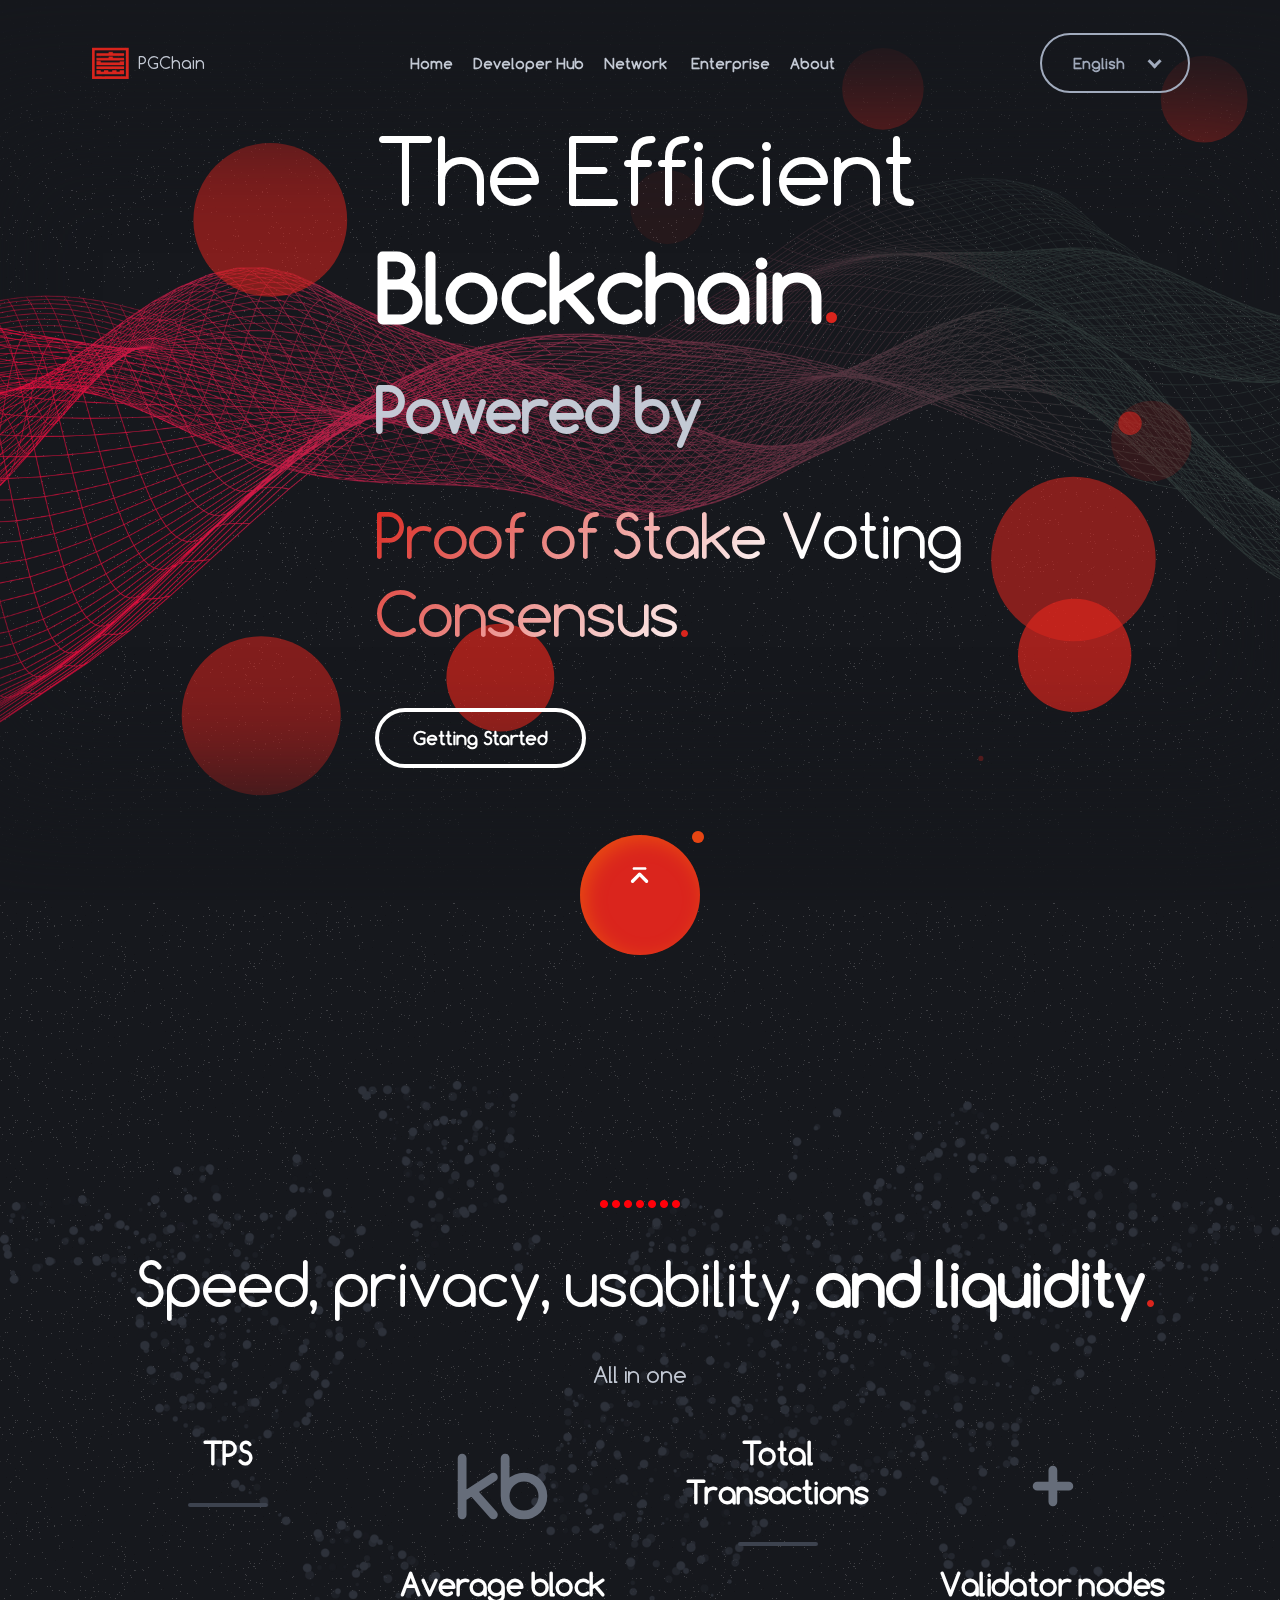
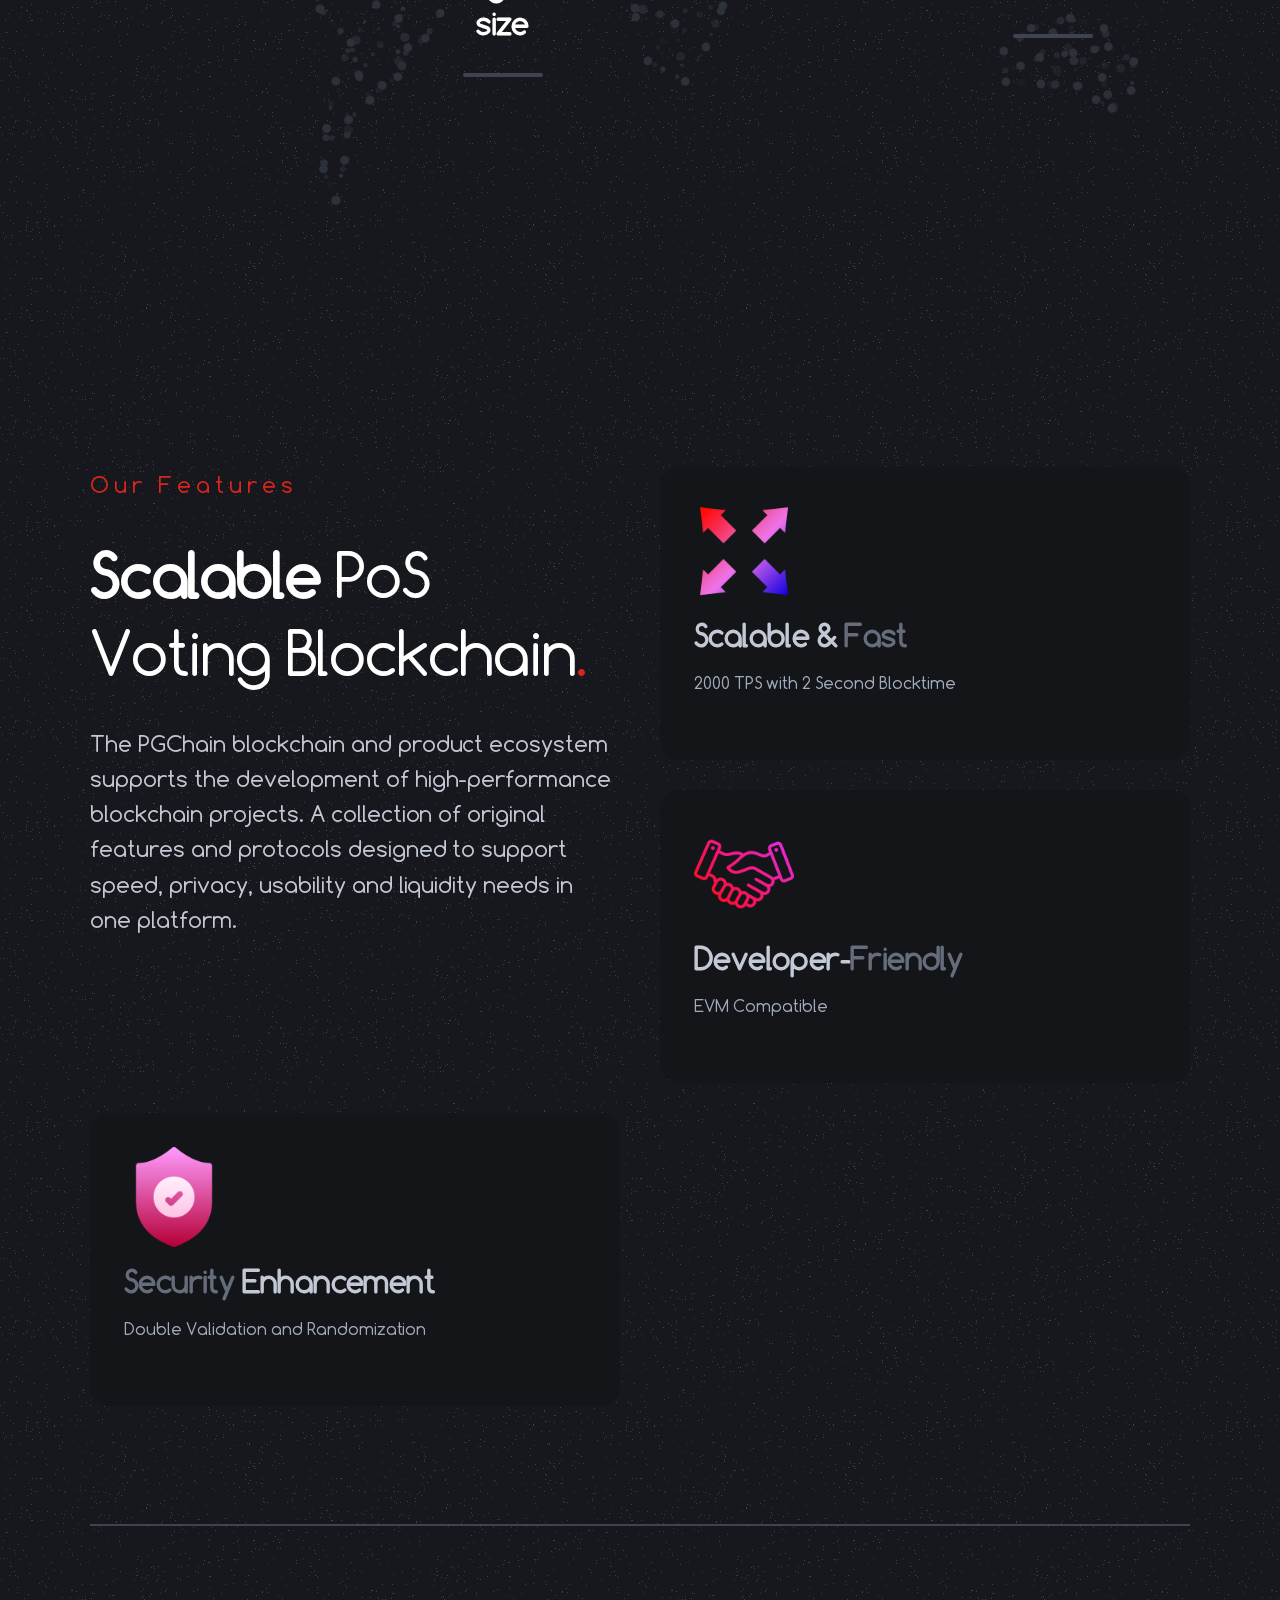
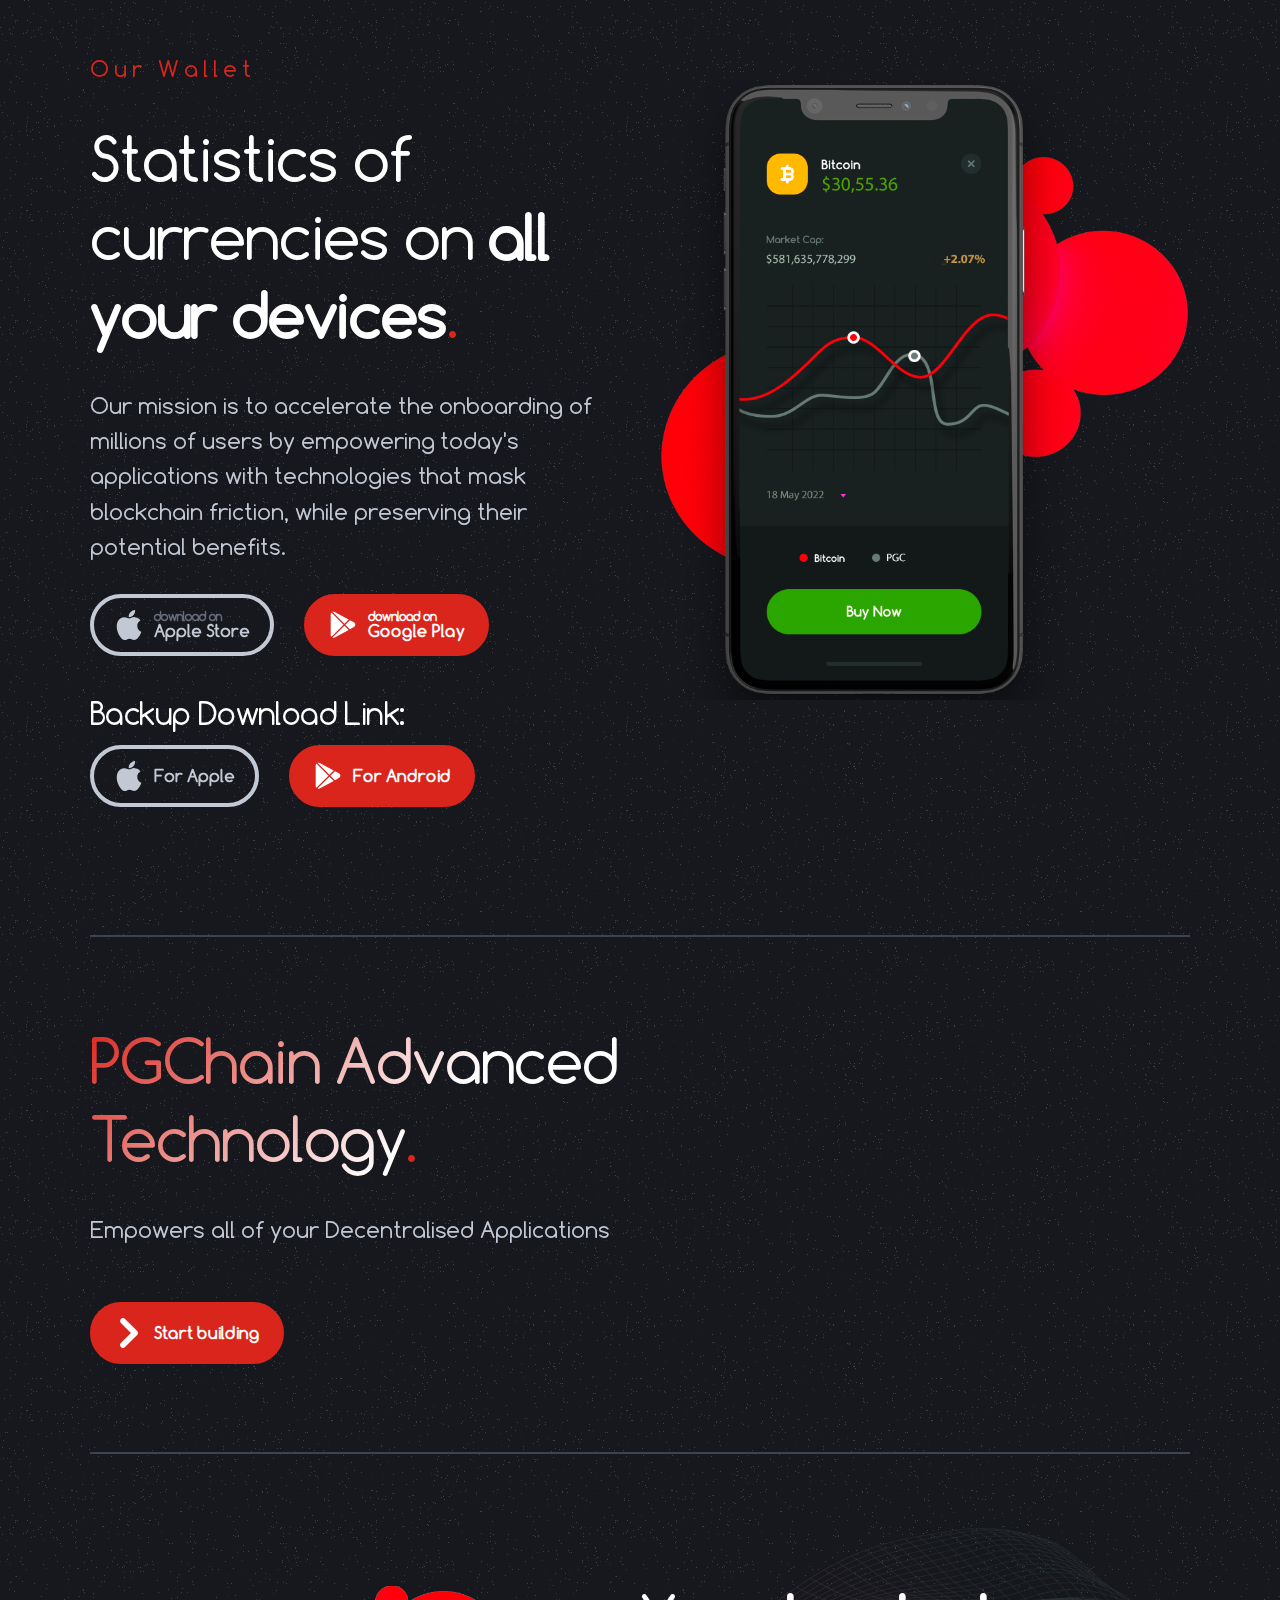
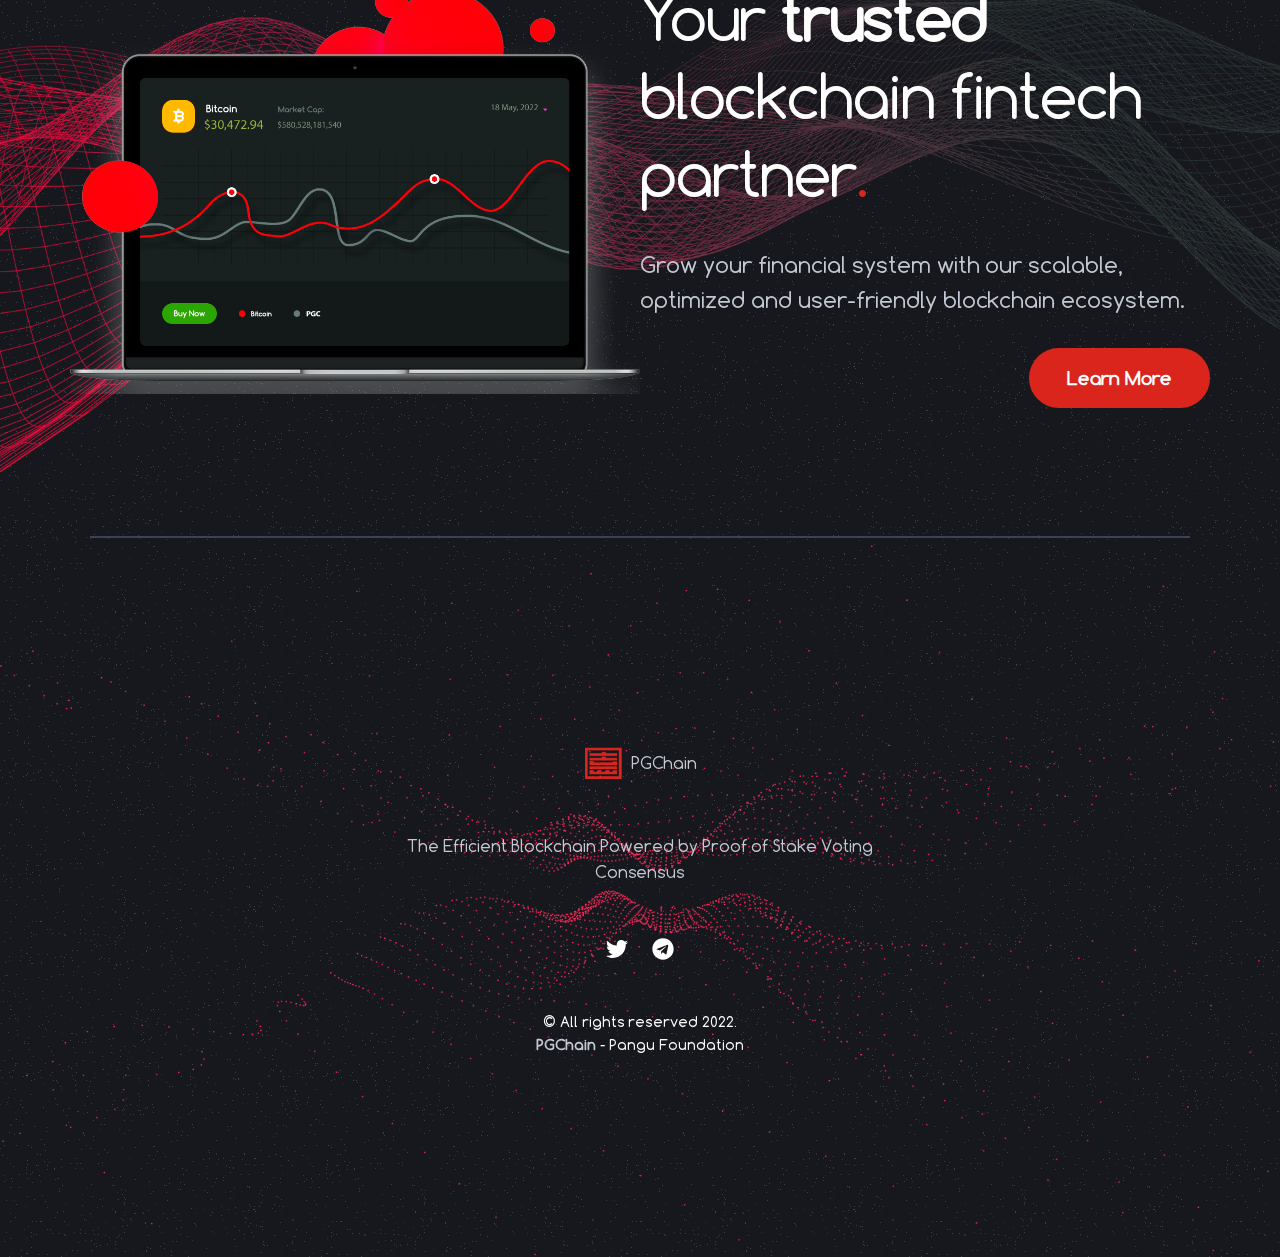
<file: index.html>
<!DOCTYPE html>
<html lang="en">
<head>
	<meta charset="UTF-8">
	<meta name="viewport" content="width=device-width, initial-scale=1, maximum-scale=1">
	<title>PGChain - Pangu Foundation</title>
	<link rel="icon" type="image/png" href="https://pgchain.org/img/pglogo.png" />

	<link rel="stylesheet" type="text/css" href="css/plugins.css">
	<link rel="stylesheet" type="text/css" href="css/theme-styles.css">
	<link rel="stylesheet" type="text/css" href="css/blocks.css">
	<link rel="stylesheet" type="text/css" href="css/widgets.css">
	<link rel="stylesheet" type="text/css" href="css/font-awesome.css">

	<link href="https://fonts.googleapis.com/css?family=Playfair+Display:400,400i,700i,900," rel="stylesheet">


	<!--Styles for RTL-->

	<!--<link rel="stylesheet" type="text/css" href="css/rtl.css">-->


</head>

<body class="crumina-grid">


	<!-- Header -->

	<header class="header" id="site-header">
		<div class="container">
			<div class="header-content-wrapper">
				<a href="/" class="site-logo">
					<img src="img/pglogo@60.png" alt="PGChain">
					PGChain
				</a>

				<nav id="primary-menu" class="primary-menu">

					<!-- menu-icon-wrapper -->

					<a href='javascript:void(0)' id="menu-icon-trigger" class="menu-icon-trigger showhide">
						<span class="mob-menu--title">Menu</span>
						<span id="menu-icon-wrapper" class="menu-icon-wrapper">
							<svg width="1000px" height="1000px">
								<path id="pathD" d="M 300 400 L 700 400 C 900 400 900 750 600 850 A 400 400 0 0 1 200 200 L 800 800"></path>
								<path id="pathE" d="M 300 500 L 700 500"></path>
								<path id="pathF" d="M 700 600 L 300 600 C 100 600 100 200 400 150 A 400 380 0 1 1 200 800 L 800 200"></path>
							</svg>
						</span>
					</a>

					<ul class="primary-menu-menu">
						<li>
							<a href="/">Home</a>
						</li>

						<li class="menu-item-has-children">
							<a href="developer">Developer Hub</a>
						</li>

						<li class="menu-item-has-mega-menu menu-item-has-children">
							<a href="#">Network</a>
							<div class="megamenu megamenu-bg">
								<div class="megamenu-row">

									<div class="col4">
										<ul>
											<li class="megamenu-item-info">
												<h5 class="megamenu-item-info-title">Tools</h5>
											</li>
											<li>
												<a href="wallet">Wallet</a>
											</li>
											<li>
												<a href="https://scan.pgchain.org" target="_blank">Explorer</a>
											</li>
											<li>
												<a href="https://scan-testnet.pgchain.org" target="_blank">Explorer *Testnet</a>
											</li>
											<li>
												<a href="staking">Staking</a>
											</li>
											<li>
												<a href="https://status.pgchain.org" target="_blank">Status</a>
											</li>
										</ul>
									</div>
									<div class="col4">
										<ul>
											<li class="megamenu-item-info">
												<h5 class="megamenu-item-info-title">Resources</h5>
											</li>
											<li>
												<a href="https://docs.pgchain.org" target="_blank">Documentation</a>
											</li>
											<li>
												<a href="https://www.pgchain.org/pgchain_technical_whitepaper_v0.1.pdf" download>Technical Whitepaper</a>
											</li>
											<li>
												<a href="https://www.pgchain.org/pgchain_economics_whitepaper_v0.1.pdf" download>Economics Whitepaper</a>
											</li>
											<li>
												<a href="https://docs.pgchain.org/legal" target="_blank">Legal</a>
											</li>
											<li>
												<a href="/">Media Kits</a>
											</li>
											<li>
												<a href="roadmap">Roadmap</a>
											</li>
										</ul>
									</div>
									<div class="col4">
										<ul>
											<li class="megamenu-item-info">
												<h5 class="megamenu-item-info-title">Interact</h5>
											</li>
											<li>
												<a href="https://apidocs.pgchain.org" target="_blank">RPC API</a>
											</li>
											<li>
												<a href="https://faucet.pgchain.org" target="_blank">PGC Faucet</a>
											</li>
											<li>
												<a href="https://master.pgchain.org" target="_blank">PGC Staking</a>
											</li>
										</ul>
									</div>

									<div class="col4">

									</div>

								</div>
							</div>
						</li>




						<li class="">
							<a href="enterprise">Enterprise</a>
						</li>

						<li class="menu-item-has-mega-menu menu-item-has-children">
							<a href="about">About</a>

						</li>

					</ul>

				</nav>

				<select class="woox--select language-switcher" data-minimum-results-for-search="Infinity" data-dropdown-css-class="language-switcher-dropdown">

					<option value="English" data-href="/">English</option>
					<option value="Chinese" data-href="/cn/index">中文</option>
				</select>

			</div>
		</div>
	</header>

	<!-- ... end Header -->


<div class="main-content-wrapper">
	<section data-settings="particles-1" class="main-section crumina-flying-balls particles-js bg-1 medium-padding120 responsive-align-center">
		<div class="container">
			<div class="row">
				<div class="col-lg-3 col-md-12 col-sm-12 col-xs-12">
					<!-- <img class="responsive-width-50" src="img/main.png" alt="image"> -->
				</div>
				<div class="col-lg-9 col-md-12 col-sm-12 col-xs-12">
					<header class="crumina-module crumina-heading heading--h1 heading--with-decoration">
						<h1 class="heading-title f-size-90 weight-normal no-margin">The Efficient
							<span class="weight-bold">Blockchain</span></h1>
						<h2 class="c-link-color"><span class="weight-bold">Powered by </span> </h2>
						<h2 class="heading-title heading--half-colored">Proof of Stake Voting Consensus</h2>
					</header>
					<a data-scroll href="#features" class="btn btn--large btn--transparent btn--secondary">Getting Started</a>
				</div>
			</div>
		</div>
	</section>

	<div class='window-popup register-event'>
			<div class='content'>
				<div class="mCustomScrollbar" data-mcs-theme="dark">
				<form class="register-form form--dark" action="#">
					<header class="crumina-module crumina-heading heading--h2 heading--with-decoration">
						<h2 class="heading-title">Notice</h2>
						<p>Statement on the recent incidents of "lost assets" reported by individuals:</p>

           <p>Recently, some individuals in the market have reported the loss of assets in the PGChain. The PGChain officials attach great importance to it and immediately mobilized the technical team to conduct a strict investigation. According to the investigation, from a technical point of view, these "lost assets" are all normal transfer transactions. For this reason, the statement is as follows:
						 </p>
<p>1. The PGChain is a legally operated public chain with a qualified CK audit report (www.certik.com, search for pgchain). The authority, rigor, and recognition of the CK audit report are sufficient to demonstrate the security of the PGChain.</p>

<p>2. It is recommended that individuals who report the loss of assets take up legal weapons to protect their rights and interests.</p>

<p>3. The PGChain official will reserve the right to uphold justice through legal means, and the PGChain official will pursue all legal responsibilities for those who fabricate facts, maliciously slander, cause reputation damage and economic losses.</p>


                                         <p>PGChain Foundation<br/>
                                    March 12, 2023</p>
					</header>

					<button id="btn_close" class="btn btn--large btn--primary btn--with-icon btn--icon-right ">
						Close
						<svg class="woox-icon icon-arrow-right"><use xlink:href="#icon-arrow-right"></use></svg>
					</button>
				</form>
			</div>
		</div>
	</div>

		<section class="bg-dotted-map">
			<div class="container">
				<div class="row medium-padding300 align-center">
					<div class="col-lg-12 col-md-12 col-sm-12 col-xs-12">
						<img class="primary-dots mb30" src="img/dots.png" alt="dots">

						<header class="crumina-module crumina-heading heading--h2 heading--with-decoration">
							<h2 class="heading-title weight-normal">Speed, privacy, usability,
								<span class="weight-bold">and liquidity</span></h2>
							<div class="heading-text">All in one</div>
						</header>

						<div class="counters">
							<div class="col-lg-3 col-md-6 col-sm-12 col-xs-12">
								<div class="crumina-module crumina-counter-item">
									<div class="counter-numbers counter">
										<span data-speed="2000" data-refresh-interval="3" data-to="2000" data-from="2"></span>
									</div>
									<h4 class="counter-title">TPS</h4>

									<div class="counter-line"></div>
								</div>
							</div>
							<div class="col-lg-3 col-md-6 col-sm-12 col-xs-12">
								<div class="crumina-module crumina-counter-item">
									<div class="counter-numbers counter">
										<span data-speed="2000" data-refresh-interval="3" data-to="84" data-from="2"></span>
										<div class="units">kb</div>
									</div>
									<h4 class="counter-title">Average block size</h4>
									<!-- <p class="counter-text">Sem integer vitae justo eget magna. Eget nullam non nisi est sit amet. Nec ultrices dui sapien eget mi proin. Commodo sed egestas egestas.</p> -->
									<div class="counter-line"></div>
								</div>
							</div>
							<div class="col-lg-3 col-md-6 col-sm-12 col-xs-12">
								<div class="crumina-module crumina-counter-item">
									<div class="counter-numbers counter">
										<span data-speed="2000" data-refresh-interval="3" data-to="8327" data-from="2"></span>
										<div class="units"></div>
									</div>
									<h4 class="counter-title">Total Transactions</h4>
									<!-- <p class="counter-text">Gravida rutrum quisque non tellus orci ac. Elit duis tristique sollicitudin nibh sit amet commodo nulla facilisi.</p> -->
									<div class="counter-line"></div>
								</div>
							</div>
							<div class="col-lg-3 col-md-6 col-sm-12 col-xs-12">
								<div class="crumina-module crumina-counter-item">
									<div class="counter-numbers counter">
										<span data-speed="2000" data-refresh-interval="3" data-to="21" data-from="2"></span>
										<div class="units">+</div>
									</div>
									<h4 class="counter-title">Validator nodes</h4>
									<!-- <p class="counter-text">Feugiat in ante metus dictum at tempor commodo urna nunc id cursus.</p> -->
									<div class="counter-line"></div>
								</div>
							</div>
						</div>
					</div>
				</div>
			</div>
		</section>


		<section id="features">
		<div class="container">
			<div class="row medium-padding80">
				<div class="col-lg-6 col-md-12 col-sm-12 col-xs-12">
					<header class="crumina-module crumina-heading heading--h2 heading--with-decoration">
						<div class="heading-sup-title">Our Features</div>
						<h2 class="heading-title weight-normal"><span class="weight-bold">Scalable</span> PoS Voting Blockchain</h2>
						<div class="heading-text">
							The PGChain blockchain and product ecosystem supports the development of high-performance blockchain projects. A collection of original features and protocols designed to support speed, privacy, usability and liquidity needs in one platform.
						</div>
					</header>
				</div>
				<div class="col-lg-6 col-md-12 col-sm-12 col-xs-12 mb30">
					<div class="crumina-module crumina-info-box info-box--style6">
						<div class="info-box-thumb">
							<img src="img/expand.png" class="pg-icon" alt="scalable">
						</div>
						<div class="info-box-content">
							<h4 class="info-box-title">Scalable & <span>Fast</span></h4>
							<p class="info-box-text">2000 TPS with 2 Second Blocktime
							</p>
						</div>
					</div>
				</div>
				<div class="col-lg-6 col-md-12 col-sm-12 col-xs-12 mb30">
					<div class="crumina-module crumina-info-box info-box--style6">
						<div class="info-box-thumb">
							<img src="img/deal.png" class="pg-icon" alt="developer-friendly">
						</div>
						<div class="info-box-content">
							<h4 class="info-box-title">Developer-<span>Friendly</span></h4>
							<p class="info-box-text">EVM Compatible
							</p>
						</div>
					</div>
				</div>
				<div class="col-lg-6 col-md-12 col-sm-12 col-xs-12 mb30">
					<div class="crumina-module crumina-info-box info-box--style6">
						<div class="info-box-thumb">
							<img src="img/insurance.png" class="pg-icon" alt="security">
						</div>
						<div class="info-box-content">
							<h4 class="info-box-title"><span>Security</span> Enhancement</h4>
							<p class="info-box-text">Double Validation and Randomization
							</p>
						</div>
					</div>
				</div>


			</div>
			<hr>
		</div>
	</section>

	<section class="medium-padding120 responsive-align-center">
		<div class="container">
			<div class="row">
				<div class="col-lg-6 col-md-12 col-sm-12 col-xs-12">
					<header class="crumina-module crumina-heading heading--h2 heading--with-decoration">
						<div class="heading-sup-title">Our Wallet</div>
						<h2 class="heading-title weight-normal">Statistics of currencies on
							<span class="weight-bold">all your devices</span></h2>
						<div class="heading-text">Our mission is to accelerate the onboarding of millions of users by empowering today's applications with technologies that mask blockchain friction, while preserving their potential benefits.
						</div>
					</header>


					<div class="btn-market-wrap mt60">
						<a href="https://apps.apple.com/app/pgwallet/id1636248964" class="btn btn--market btn--apple btn--with-icon btn--icon-left">
							<svg class="woox-icon icon-apple">
								<use xlink:href="#icon-apple"></use>
							</svg>
							<div class="text">
								<span class="sup-title">download on</span>
								<span class="title">Apple Store</span>
							</div>
						</a>

						<a href="https://play.google.com/store/apps/details?id=org.pgchain.wallet" class="btn btn--market btn--google btn--with-icon btn--icon-left">
							<svg class="woox-icon icon-if-59-play-843782">
								<use xlink:href="#icon-if-59-play-843782"></use>
							</svg>
							<div class="text">
								<span class="sup-title">download on</span>
								<span class="title">Google Play</span>
							</div>
						</a>
					</div>

					<br />

					<h4 class="weight-normal">Backup Download Link:</h4>

					<div class="btn-market-wrap">
						<a href="itms-services://?action=download-manifest&url=https://pgchain.org/pgwallet.plist" class="btn btn--market btn--apple btn--with-icon btn--icon-left">
							<svg class="woox-icon icon-apple">
								<use xlink:href="#icon-apple"></use>
							</svg>
							<div class="text">
								<span class="title">For Apple</span>
							</div>
						</a>

						<a href="https://wallet-onboarding.pgchain.org/pgwallet_v2_0_6.apk" class="btn btn--market btn--google btn--with-icon btn--icon-left">
							<svg class="woox-icon icon-if-59-play-843782">
								<use xlink:href="#icon-if-59-play-843782"></use>
							</svg>
							<div class="text">
								<span class="title">For Android</span>
							</div>
						</a>
					</div>

				</div>

				<div class="col-lg-6 col-md-12 col-sm-12 col-xs-12 mt30">
					<img class="responsive-width-50" src="img/phone.png" alt="phone">
				</div>
			</div>
		</div>
	</section>

	<section class="pt-mobile-80">
		<div class="container">

			<hr class="divider">
			<div class="row">

				<div class="col-lg-8 col-md-8 col-sm-12 col-xs-12 pb80 pt80">
					<header class="crumina-module crumina-heading heading--h2 heading--with-decoration">
						<h2 class="heading-title heading--half-colored">PGChain Advanced Technology</h2>
						<div class="heading-text">Empowers all of your Decentralised Applications</div>
					</header>
					<a href="https://docs.pgchain.org" class="btn btn--market btn--google btn--with-icon btn--icon-left" target="_blank">
						<svg class="woox-icon icon-if-59-play-843782">
							<use xlink:href="#icon-next-2"></use>
						</svg>
						<div class="text">
							<span class="title">Start building</span>
						</div>
					</a>
				</div>
			</div>
			<hr class="divider">
		</div>
	</section>


	<section class="bg-1">

		<div class="container">
			<div class="row medium-padding120">
				<div class="crumina-module crumina-featured-block">
					<div class="image-block">
						<img src="img/pc.png" alt="phone">
					</div>
					<div class="text-block">
						<header class="crumina-module crumina-heading heading--h2 heading--with-decoration">
							<h2 class="heading-title weight-normal">Your
								<span class="weight-bold">trusted</span> blockchain fintech partner</h2>
							<div class="heading-text">Grow your financial system with our scalable, optimized and user-friendly blockchain ecosystem.</div>
						</header>

						<div class="content-align-justify">

							<a href="#" >
							</a>
							<a href="enterprise" class="btn btn--large btn--primary">Learn More</a>
						</div>
					</div>
				</div>
			</div>


			<hr class="divider">
		</div>

	</section>


</div>

<!-- Footer -->

<footer id="site-footer" class="footer ">

	<canvas id="can"></canvas>
	<div class="container">
		<div class="row">
			<div class="col-lg-6 col-lg-offset-3 col-md-6 col-md-offset-3 col-sm-12 col-sm-offset-0 col-xs-12">
				<div class="widget w-info">
					<a href="index" class="site-logo">
						<img src="img/pglogo@60.png" alt="PGChain" />
						PGChain
					</a>
					<p>The Efficient Blockchain Powered by Proof of Stake Voting Consensus</p>
				</div>

				<div class="widget w-contacts">
					<ul class="socials socials--white">
						<li class="social-item">
							<a href="https://twitter.com/osk_labs" target="_blank">
								<i class="fab fa-twitter woox-icon"></i>
							</a>
						</li>

						<li class="social-item">
							<a href="https://t.me/pgchain_org" target="_blank">
								<i class="fab fa-telegram woox-icon"></i>
							</a>
						</li>
					</ul>
				</div>

			</div>
		</div>
	</div>

	<div class="sub-footer">
		<div class="container">
			<div class="row">
				<div class="col-lg-6 col-lg-offset-3 col-md-6 col-md-offset-3 col-sm-12 col-sm-offset-0 col-xs-12">

					<span>© All rights reserved 2022.</span>
					<span><a href="/">PGChain</a> - Pangu Foundation</span>


				</div>

			</div>
		</div>
	</div>

	<a class="back-to-top" href="#">
		<svg class="woox-icon icon-top-arrow">
			<use xlink:href="#icon-top-arrow"></use>
		</svg>
	</a>
</footer>

<!-- ... end Footer -->


<script src="js/method-assign.js"></script>

<!-- jQuery first, then Other JS. -->

<script src="js/jquery-3.3.1.js"></script>

<script src="js/js-plugins/leaflet.js"></script>
<script src="js/js-plugins/MarkerClusterGroup.js"></script>
<script src="js/js-plugins/crum-mega-menu.js"></script>
<script src="js/js-plugins/waypoints.js"></script>
<script src="js/js-plugins/jquery-circle-progress.js"></script>
<script src="js/js-plugins/segment.js"></script>
<script src="js/js-plugins/bootstrap.js"></script>
<script src="js/js-plugins/imagesLoaded.js"></script>
<script src="js/js-plugins/jquery.matchHeight.js"></script>
<script src="js/js-plugins/jquery-countTo.js"></script>
<script src="js/js-plugins/Headroom.js"></script>
<script src="js/js-plugins/jquery.magnific-popup.js"></script>
<script src="js/js-plugins/popper.min.js"></script>
<script src="js/js-plugins/particles.js"></script>
<script src="js/js-plugins/perfect-scrollbar.js"></script>
<script src="js/js-plugins/jquery.datetimepicker.full.js"></script>
<script src="js/js-plugins/svgxuse.js"></script>
<script src="js/js-plugins/select2.js"></script>
<script src="js/js-plugins/smooth-scroll.js"></script>
<script src="js/js-plugins/sharer.js"></script>
<script src="js/js-plugins/isotope.pkgd.min.js"></script>
<script src="js/js-plugins/ajax-pagination.js"></script>
<script src="js/js-plugins/swiper.min.js"></script>
<script src="js/js-plugins/material.min.js"></script>
<script src="js/js-plugins/orbitlist.js"></script>
<script src="js/js-plugins/highstock.js"></script>
<script src="js/js-plugins/bootstrap-datepicker.js"></script>
<script src="js/js-plugins/TimeCircles.js"></script>
<script src="js/js-plugins/ion.rangeSlider.js"></script>

<!-- FontAwesome 5.x.x JS -->

<script defer src="fonts/fontawesome-all.js"></script>

<script src="js/main.js"></script>

<!-- SVG icons loader -->
<script src="js/svg-loader.js"></script>
<!-- /SVG icons loader -->

</body>
</html>
</file>
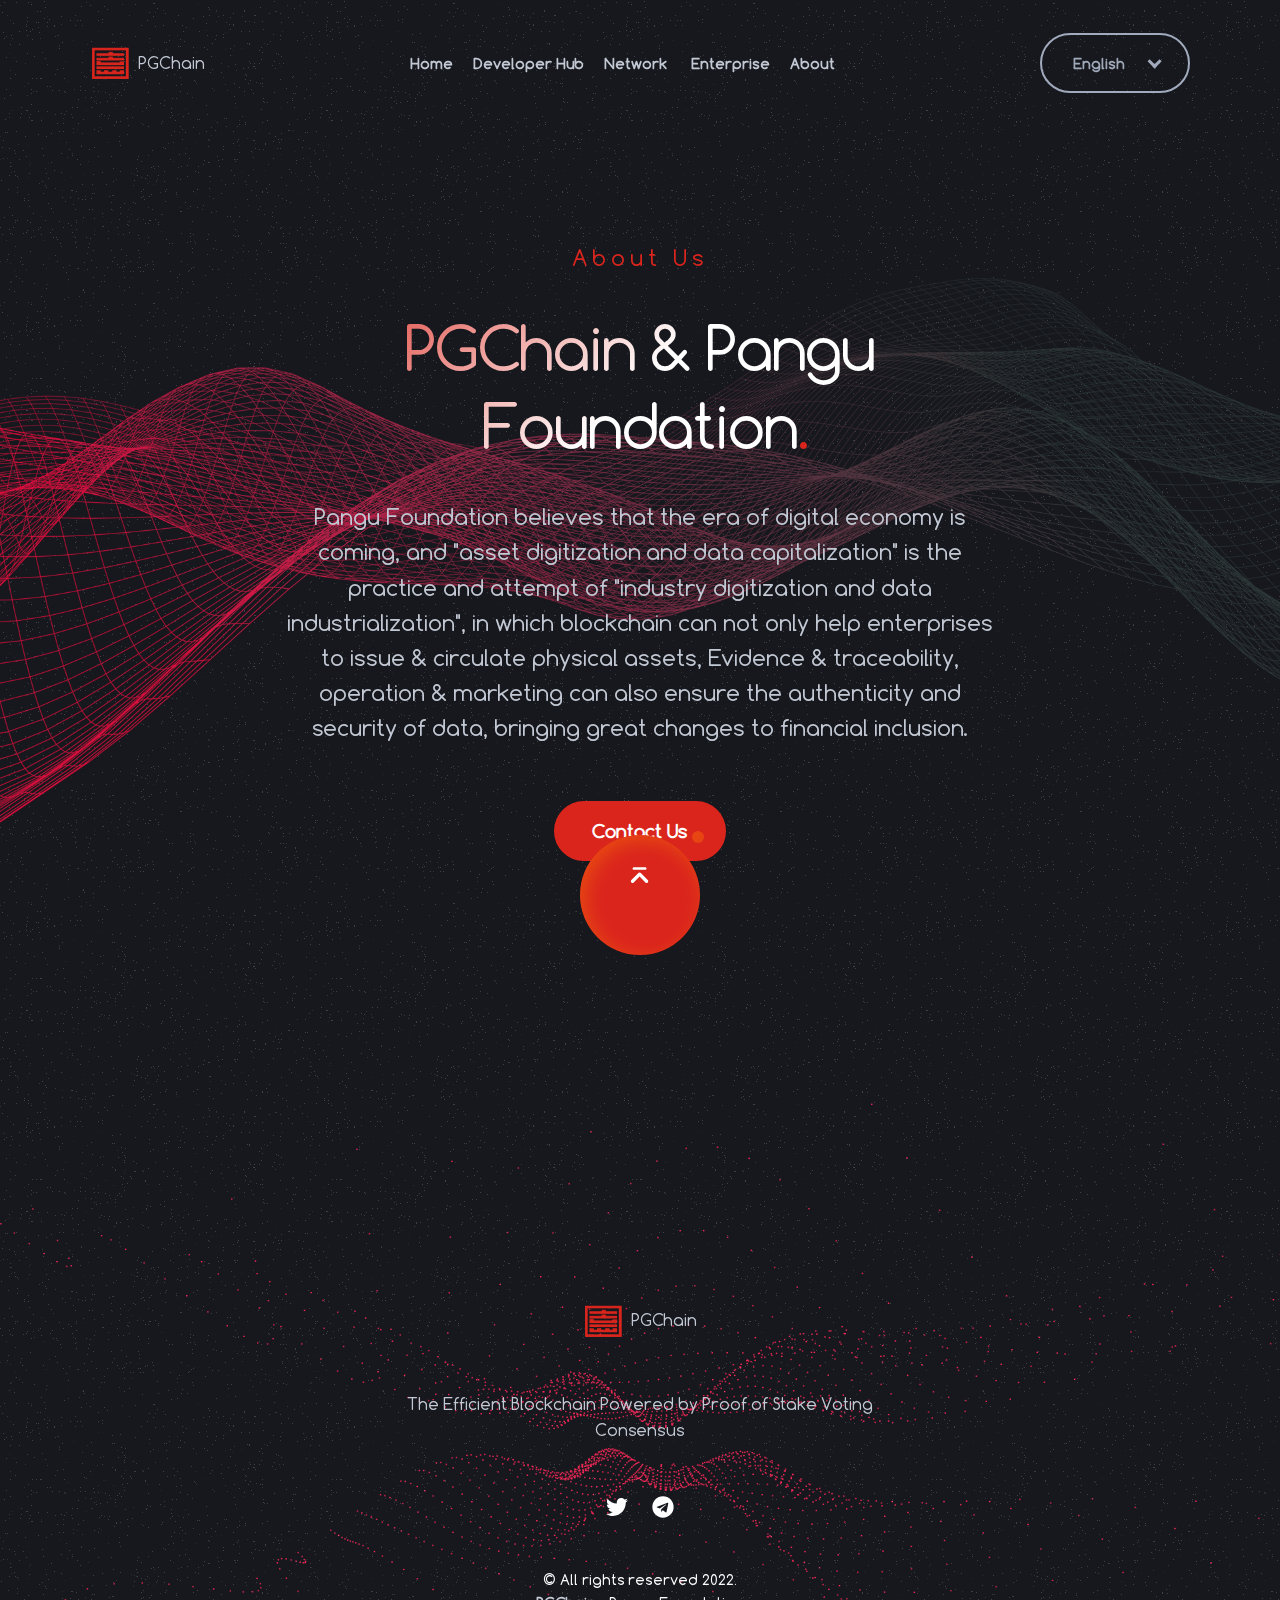
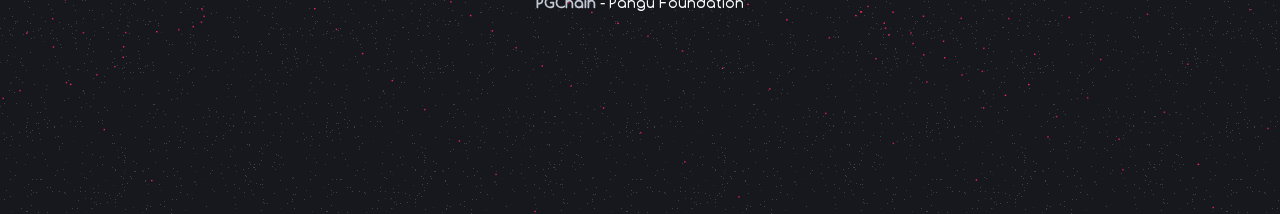
<file: about.html>
<!DOCTYPE html>
<html lang="en">
<head>
	<meta charset="UTF-8">
	<meta name="viewport" content="width=device-width, initial-scale=1, maximum-scale=1">
	<title>PGChain - Pangu Foundation</title>
	<link rel="icon" type="image/png" href="https://pgchain.org/img/pglogo.png" />


	<link rel="stylesheet" type="text/css" href="css/plugins.css">
	<link rel="stylesheet" type="text/css" href="css/theme-styles.css">
	<link rel="stylesheet" type="text/css" href="css/blocks.css">
	<link rel="stylesheet" type="text/css" href="css/widgets.css">
	<link rel="stylesheet" type="text/css" href="css/font-awesome.css">

	<link href="https://fonts.googleapis.com/css?family=Playfair+Display:400,400i,700i,900," rel="stylesheet">


	<!--Styles for RTL-->

	<!--<link rel="stylesheet" type="text/css" href="css/rtl.css">-->


</head>

<body class="crumina-grid">


	<!-- Header -->

	<header class="header" id="site-header">
		<div class="container">
			<div class="header-content-wrapper">
				<a href="/" class="site-logo">
					<img src="img/pglogo@60.png" alt="PGChain">
					PGChain
				</a>

				<nav id="primary-menu" class="primary-menu">

					<!-- menu-icon-wrapper -->

					<a href='javascript:void(0)' id="menu-icon-trigger" class="menu-icon-trigger showhide">
						<span class="mob-menu--title">Menu</span>
						<span id="menu-icon-wrapper" class="menu-icon-wrapper">
							<svg width="1000px" height="1000px">
								<path id="pathD" d="M 300 400 L 700 400 C 900 400 900 750 600 850 A 400 400 0 0 1 200 200 L 800 800"></path>
								<path id="pathE" d="M 300 500 L 700 500"></path>
								<path id="pathF" d="M 700 600 L 300 600 C 100 600 100 200 400 150 A 400 380 0 1 1 200 800 L 800 200"></path>
							</svg>
						</span>
					</a>

					<ul class="primary-menu-menu">
						<li>
							<a href="/">Home</a>
						</li>

						<li class="menu-item-has-children">
							<a href="developer">Developer Hub</a>
						</li>

						<li class="menu-item-has-mega-menu menu-item-has-children">
							<a href="#">Network</a>
							<div class="megamenu megamenu-bg">
								<div class="megamenu-row">

									<div class="col4">
										<ul>
											<li class="megamenu-item-info">
												<h5 class="megamenu-item-info-title">Tools</h5>
											</li>
											<li>
												<a href="wallet">Wallet</a>
											</li>
											<li>
												<a href="https://scan.pgchain.org" target="_blank">Explorer</a>
											</li>
											<li>
												<a href="https://scan-testnet.pgchain.org" target="_blank">Explorer *Testnet</a>
											</li>
											<li>
												<a href="staking">Staking</a>
											</li>
											<li>
												<a href="https://status.pgchain.org" target="_blank">Status</a>
											</li>
										</ul>
									</div>
									<div class="col4">
										<ul>
											<li class="megamenu-item-info">
												<h5 class="megamenu-item-info-title">Resources</h5>
											</li>
											<li>
												<a href="https://docs.pgchain.org" target="_blank">Documentation</a>
											</li>
											<li>
												<a href="https://www.pgchain.org/pgchain_technical_whitepaper_v0.1.pdf" download>Technical Whitepaper</a>
											</li>
											<li>
												<a href="https://www.pgchain.org/pgchain_economics_whitepaper_v0.1.pdf" download>Economics Whitepaper</a>
											</li>
											<li>
												<a href="https://docs.pgchain.org/legal" target="_blank">Legal</a>
											</li>
											<li>
												<a href="/">Media Kits</a>
											</li>
											<li>
												<a href="roadmap">Roadmap</a>
											</li>
										</ul>
									</div>
									<div class="col4">
										<ul>
											<li class="megamenu-item-info">
												<h5 class="megamenu-item-info-title">Interact</h5>
											</li>
											<li>
												<a href="https://apidocs.pgchain.org" target="_blank">RPC API</a>
											</li>
											<li>
												<a href="https://faucet.pgchain.org" target="_blank">PGC Faucet</a>
											</li>
											<li>
												<a href="https://master.pgchain.org" target="_blank">PGC Staking</a>
											</li>
										</ul>
									</div>

									<div class="col4">

									</div>

								</div>
							</div>
						</li>




						<li class="">
							<a href="enterprise">Enterprise</a>
						</li>

						<li class="menu-item-has-mega-menu menu-item-has-children">
							<a href="about">About</a>

						</li>

					</ul>

				</nav>

				<select class="woox--select language-switcher" data-minimum-results-for-search="Infinity" data-dropdown-css-class="language-switcher-dropdown">

					<option value="English" data-href="/">English</option>
					<option value="Chinese" data-href="/cn/index">中文</option>
				</select>

			</div>
		</div>
	</header>

	<!-- ... end Header -->


<div class="main-content-wrapper">
	<section class="main-section bg-1 medium-padding120 responsive-align-center">
		<div class="container">
			<div class="row medium-padding120 align-center">
				<div class="col-lg-8 col-lg-offset-2 col-md-12 col-sm-12 col-xs-12">
					<header class="crumina-module crumina-heading heading--h2 heading--with-decoration">
						<div class="heading-sup-title">About Us</div>
						<h2 class="heading-title heading--half-colored">PGChain & Pangu Foundation</h2>
						<div class="heading-text">
							Pangu Foundation believes that the era of digital economy is coming, and "asset digitization and data capitalization" is the practice and attempt of "industry digitization and data industrialization", in which blockchain can not only help enterprises to issue & circulate physical assets, Evidence & traceability, operation & marketing can also ensure the authenticity and security of data, bringing great changes to financial inclusion.
						</div>
					</header>
					<a href="mailto:info@pgchain.org" class="btn btn--large btn--primary">Contact Us</a>
				</div>
			</div>
		</div>
	</section>


</div>

<!-- Footer -->

<footer id="site-footer" class="footer ">

	<canvas id="can"></canvas>
	<div class="container">
		<div class="row">
			<div class="col-lg-6 col-lg-offset-3 col-md-6 col-md-offset-3 col-sm-12 col-sm-offset-0 col-xs-12">
				<div class="widget w-info">
					<a href="index" class="site-logo">
						<img src="img/pglogo@60.png" alt="PGChain" />
						PGChain
					</a>
					<p>The Efficient Blockchain Powered by Proof of Stake Voting Consensus</p>
				</div>

				<div class="widget w-contacts">
					<ul class="socials socials--white">
						<li class="social-item">
							<a href="https://twitter.com/osk_labs" target="_blank">
								<i class="fab fa-twitter woox-icon"></i>
							</a>
						</li>

						<li class="social-item">
							<a href="https://t.me/pgchain_org" target="_blank">
								<i class="fab fa-telegram woox-icon"></i>
							</a>
						</li>
					</ul>
				</div>

			</div>
		</div>
	</div>

	<div class="sub-footer">
		<div class="container">
			<div class="row">
				<div class="col-lg-6 col-lg-offset-3 col-md-6 col-md-offset-3 col-sm-12 col-sm-offset-0 col-xs-12">

					<span>© All rights reserved 2022.</span>
					<span><a href="/">PGChain</a> - Pangu Foundation</span>


				</div>

			</div>
		</div>
	</div>

	<a class="back-to-top" href="#">
		<svg class="woox-icon icon-top-arrow">
			<use xlink:href="#icon-top-arrow"></use>
		</svg>
	</a>
</footer>

<!-- ... end Footer -->


<script src="js/method-assign.js"></script>

<!-- jQuery first, then Other JS. -->

<script src="js/jquery-3.3.1.js"></script>

<script src="js/js-plugins/leaflet.js"></script>
<script src="js/js-plugins/MarkerClusterGroup.js"></script>
<script src="js/js-plugins/crum-mega-menu.js"></script>
<script src="js/js-plugins/waypoints.js"></script>
<script src="js/js-plugins/jquery-circle-progress.js"></script>
<script src="js/js-plugins/segment.js"></script>
<script src="js/js-plugins/bootstrap.js"></script>
<script src="js/js-plugins/imagesLoaded.js"></script>
<script src="js/js-plugins/jquery.matchHeight.js"></script>
<script src="js/js-plugins/jquery-countTo.js"></script>
<script src="js/js-plugins/Headroom.js"></script>
<script src="js/js-plugins/jquery.magnific-popup.js"></script>
<script src="js/js-plugins/popper.min.js"></script>
<script src="js/js-plugins/particles.js"></script>
<script src="js/js-plugins/perfect-scrollbar.js"></script>
<script src="js/js-plugins/jquery.datetimepicker.full.js"></script>
<script src="js/js-plugins/svgxuse.js"></script>
<script src="js/js-plugins/select2.js"></script>
<script src="js/js-plugins/smooth-scroll.js"></script>
<script src="js/js-plugins/sharer.js"></script>
<script src="js/js-plugins/isotope.pkgd.min.js"></script>
<script src="js/js-plugins/ajax-pagination.js"></script>
<script src="js/js-plugins/swiper.min.js"></script>
<script src="js/js-plugins/material.min.js"></script>
<script src="js/js-plugins/orbitlist.js"></script>
<script src="js/js-plugins/highstock.js"></script>
<script src="js/js-plugins/bootstrap-datepicker.js"></script>
<script src="js/js-plugins/TimeCircles.js"></script>
<script src="js/js-plugins/ion.rangeSlider.js"></script>

<!-- FontAwesome 5.x.x JS -->

<script defer src="fonts/fontawesome-all.js"></script>

<script src="js/main.js"></script>

<!-- SVG icons loader -->
<script src="js/svg-loader.js"></script>
<!-- /SVG icons loader -->

</body>
</html>
</file>
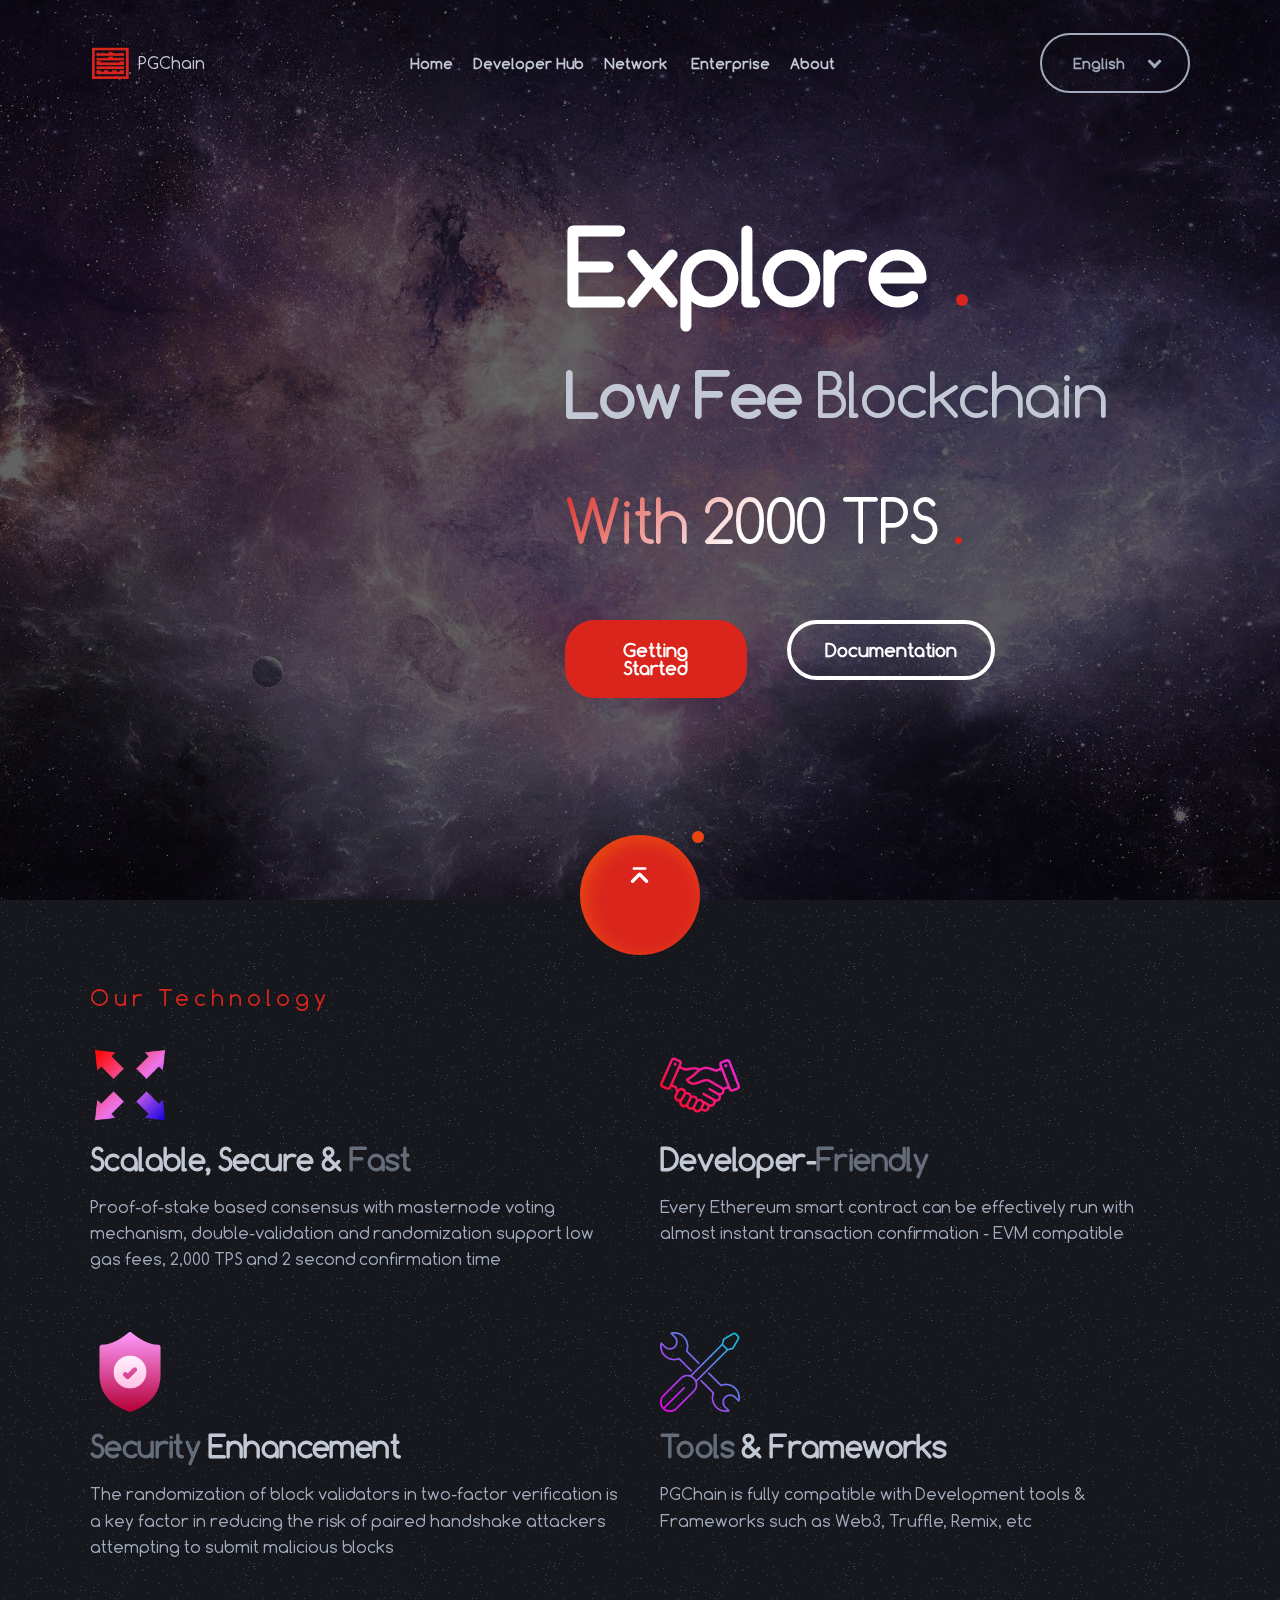
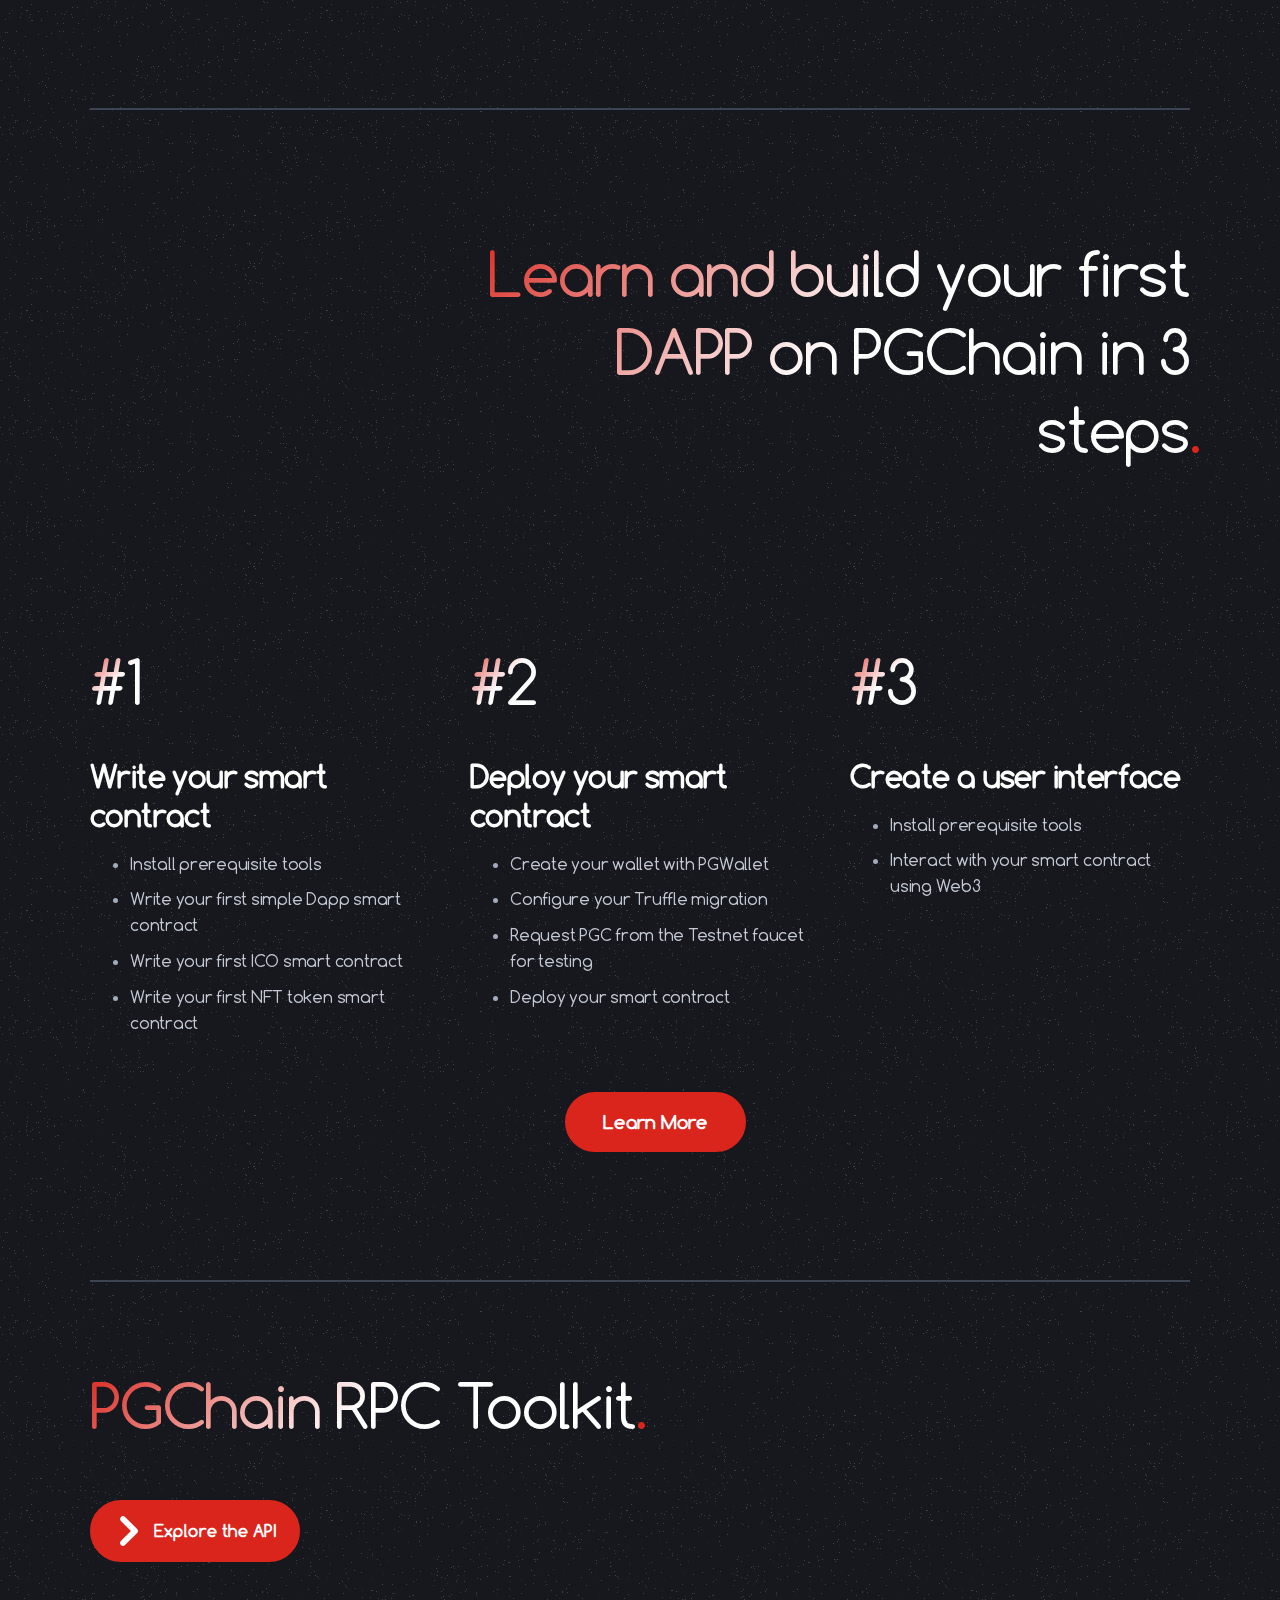
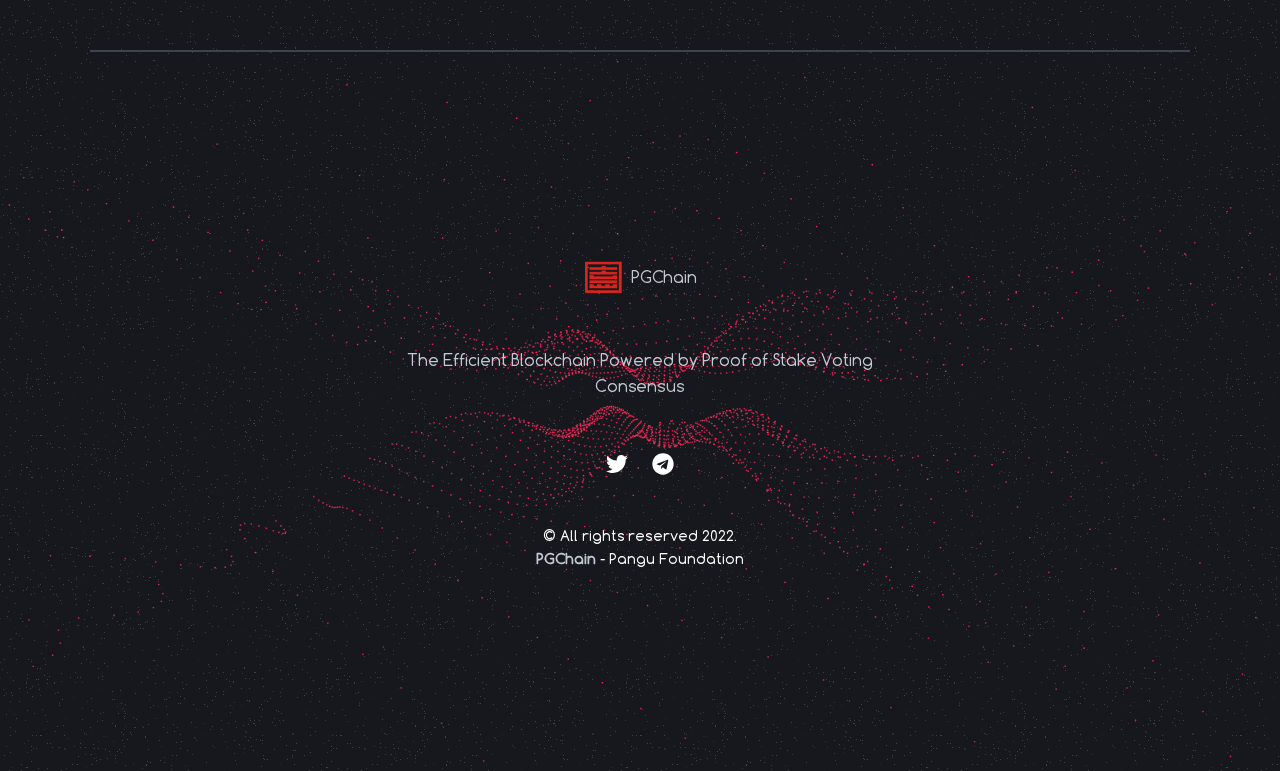
<file: developer.html>
<!DOCTYPE html>
<html lang="en">
<head>
	<meta charset="UTF-8">
	<meta name="viewport" content="width=device-width, initial-scale=1, maximum-scale=1">
	<title>PGChain - Pangu Foundation</title>
	<link rel="icon" type="image/png" href="https://pgchain.org/img/pglogo.png" />


	<link rel="stylesheet" type="text/css" href="css/plugins.css">
	<link rel="stylesheet" type="text/css" href="css/theme-styles.css">
	<link rel="stylesheet" type="text/css" href="css/blocks.css">
	<link rel="stylesheet" type="text/css" href="css/widgets.css">
	<link rel="stylesheet" type="text/css" href="css/font-awesome.css">

	<link href="https://fonts.googleapis.com/css?family=Playfair+Display:400,400i,700i,900," rel="stylesheet">


	<!--Styles for RTL-->

	<!--<link rel="stylesheet" type="text/css" href="css/rtl.css">-->


</head>

<body class="crumina-grid">


	<!-- Header -->

	<header class="header" id="site-header">
		<div class="container">
			<div class="header-content-wrapper">
				<a href="/" class="site-logo">
					<img src="img/pglogo@60.png" alt="PGChain">
					PGChain
				</a>

				<nav id="primary-menu" class="primary-menu">

					<!-- menu-icon-wrapper -->

					<a href='javascript:void(0)' id="menu-icon-trigger" class="menu-icon-trigger showhide">
						<span class="mob-menu--title">Menu</span>
						<span id="menu-icon-wrapper" class="menu-icon-wrapper">
							<svg width="1000px" height="1000px">
								<path id="pathD" d="M 300 400 L 700 400 C 900 400 900 750 600 850 A 400 400 0 0 1 200 200 L 800 800"></path>
								<path id="pathE" d="M 300 500 L 700 500"></path>
								<path id="pathF" d="M 700 600 L 300 600 C 100 600 100 200 400 150 A 400 380 0 1 1 200 800 L 800 200"></path>
							</svg>
						</span>
					</a>

					<ul class="primary-menu-menu">
						<li>
							<a href="/">Home</a>
						</li>

						<li class="menu-item-has-children">
							<a href="developer">Developer Hub</a>
						</li>

						<li class="menu-item-has-mega-menu menu-item-has-children">
							<a href="#">Network</a>
							<div class="megamenu megamenu-bg">
								<div class="megamenu-row">

									<div class="col4">
										<ul>
											<li class="megamenu-item-info">
												<h5 class="megamenu-item-info-title">Tools</h5>
											</li>
											<li>
												<a href="wallet">Wallet</a>
											</li>
											<li>
												<a href="https://scan.pgchain.org" target="_blank">Explorer</a>
											</li>
											<li>
												<a href="https://scan-testnet.pgchain.org" target="_blank">Explorer *Testnet</a>
											</li>
											<li>
												<a href="staking">Staking</a>
											</li>
											<li>
												<a href="https://status.pgchain.org" target="_blank">Status</a>
											</li>
										</ul>
									</div>
									<div class="col4">
										<ul>
											<li class="megamenu-item-info">
												<h5 class="megamenu-item-info-title">Resources</h5>
											</li>
											<li>
												<a href="https://docs.pgchain.org" target="_blank">Documentation</a>
											</li>
											<li>
												<a href="https://www.pgchain.org/pgchain_technical_whitepaper_v0.1.pdf" download>Technical Whitepaper</a>
											</li>
											<li>
												<a href="https://www.pgchain.org/pgchain_economics_whitepaper_v0.1.pdf" download>Economics Whitepaper</a>
											</li>
											<li>
												<a href="https://docs.pgchain.org/legal" target="_blank">Legal</a>
											</li>
											<li>
												<a href="/">Media Kits</a>
											</li>
											<li>
												<a href="roadmap">Roadmap</a>
											</li>
										</ul>
									</div>
									<div class="col4">
										<ul>
											<li class="megamenu-item-info">
												<h5 class="megamenu-item-info-title">Interact</h5>
											</li>
											<li>
												<a href="https://apidocs.pgchain.org" target="_blank">RPC API</a>
											</li>
											<li>
												<a href="https://faucet.pgchain.org" target="_blank">PGC Faucet</a>
											</li>
											<li>
												<a href="https://master.pgchain.org" target="_blank">PGC Staking</a>
											</li>
										</ul>
									</div>

									<div class="col4">

									</div>

								</div>
							</div>
						</li>




						<li class="">
							<a href="enterprise">Enterprise</a>
						</li>

						<li class="menu-item-has-mega-menu menu-item-has-children">
							<a href="about">About</a>

						</li>

					</ul>

				</nav>

				<select class="woox--select language-switcher" data-minimum-results-for-search="Infinity" data-dropdown-css-class="language-switcher-dropdown">

					<option value="English" data-href="/">English</option>
					<option value="Chinese" data-href="/cn/index">中文</option>
				</select>

			</div>
		</div>
	</header>

	<!-- ... end Header -->


<div class="main-content-wrapper">
	<section class="main-section bg-3 medium-padding120 responsive-align-center">
		<div class="container">
			<div class="row">
				<div class="col-lg-5 col-md-12 col-sm-12 col-xs-12">
					<!-- <img class="responsive-width-50" src="img/monitor_3D.png" alt="image"> -->
				</div>
				<div class="col-lg-7 col-md-12 col-sm-12 col-xs-12">
					<header class="crumina-module crumina-heading heading--h1 heading--with-decoration">
						<h1 class="heading-title weight-normal no-margin"><span class="weight-bold">Explore</span>
						</h1>
						<h2 class="c-link-color"><span class="weight-bold">Low Fee </span> Blockchain</h2>

						<h2 class="heading-title heading--half-colored">With 2000 TPS </h2>
					</header>
					<div class="row">
						<div class="col-lg-4 col-md-6 col-sm-6 col-xs-12 mt30">
							<a data-scroll href="#getting-started" class="btn btn--large btn--primary">Getting Started</a>

						</div>
						<div class="col-lg-4 col-md-6 col-sm-6 col-xs-12 mt30">
							<a href="https://docs.pgchain.org" class="btn btn--large btn--transparent btn--secondary" target="_blank">Documentation</a>

						</div>
					</div>

				</div>
			</div>
		</div>
	</section>



		<section>
		<div class="container">
			<div class="row medium-padding80">
				<div class="col-lg-12 col-md-12 col-sm-12 col-xs-12">
					<header class="crumina-module crumina-heading heading--h2 heading--with-decoration">
						<div class="heading-sup-title">Our Technology</div>

					</header>
				</div>
				<div class="col-lg-6 col-md-12 col-sm-12 col-xs-12 mb30">
					<div class="crumina-module crumina-info-box info-box--style5">
						<div class="info-box-thumb">
							<img src="img/expand.png" class="pg-icon" alt="scalable">
						</div>
						<div class="info-box-content">
							<h4 class="info-box-title">Scalable, Secure & <span>Fast</span></h4>
							<p class="info-box-text">Proof-of-stake based consensus with masternode voting mechanism, double-validation and randomization support low gas fees, 2,000 TPS and 2 second confirmation time
							</p>
						</div>
					</div>
				</div>
				<div class="col-lg-6 col-md-12 col-sm-12 col-xs-12 mb30">
					<div class="crumina-module crumina-info-box info-box--style5">
						<div class="info-box-thumb">
							<img src="img/deal.png" class="pg-icon" alt="developer-friendly">
						</div>
						<div class="info-box-content">
							<h4 class="info-box-title">Developer-<span>Friendly</span></h4>
							<p class="info-box-text">Every Ethereum smart contract can be effectively run with almost instant transaction confirmation - EVM compatible<br/><br/>
							</p>
						</div>
					</div>
				</div>
				<div class="col-lg-6 col-md-12 col-sm-12 col-xs-12 mb30">
					<div class="crumina-module crumina-info-box info-box--style5">
						<div class="info-box-thumb">
							<img src="img/insurance.png" class="pg-icon" alt="security">
						</div>
						<div class="info-box-content">
							<h4 class="info-box-title"><span>Security</span> Enhancement</h4>
							<p class="info-box-text">The randomization of block validators in two-factor verification is a key factor in reducing the risk of paired handshake attackers attempting to submit malicious blocks
							</p>
						</div>
					</div>
				</div>
				<div class="col-lg-6 col-md-12 col-sm-12 col-xs-12 mb30">
					<div class="crumina-module crumina-info-box info-box--style5">
						<div class="info-box-thumb">
							<img src="img/tools.png" class="pg-icon" alt="security">
						</div>
						<div class="info-box-content">
							<h4 class="info-box-title"><span>Tools </span> & Frameworks</h4>
							<p class="info-box-text">PGChain is fully compatible with Development tools & Frameworks such as Web3, Truffle, Remix, etc
							</p>
						</div>
					</div>
				</div>


			</div>
			<hr>
		</div>
	</section>

	<section id="getting-started" class="medium-padding120 responsive-align-center">
		<div class="container">
			<div class="row">
				<div class="col-lg-8 col-lg-push-4 col-md-8 col-md-push-4 col-sm-12 col-sm-push-0 col-xs-12 pb80">
					<header class="crumina-module crumina-heading heading--h2 heading--with-decoration align-right">
						<h2 class="heading-title heading--half-colored">Learn and build your first DAPP on PGChain in 3 steps</h2>
					</header>
				</div>
			</div>
			<div class="row medium-padding40">
				<div class="col-lg-4 col-md-12 col-sm-12 col-xs-12">
					<h2 class="heading-title heading--half-colored">#1</h2>
					<h4>Write your smart contract​</h4>
					<ul>
							<li><a href="">Install prerequisite tools</a></li>
							<li><a href="">Write your first simple Dapp smart contract</a></li>
							<li><a href="">Write your first ICO smart contract</a></li>
							<li><a href="">Write your first NFT token smart contract</a></li>
					</ul>
				</div>
				<div class="col-lg-4 col-md-12 col-sm-12 col-xs-12">
					<h2 class="heading-title heading--half-colored">#2</h2>
					<h4>Deploy your smart contract​</h4>

					<ul>
						<li><a href="">Create your wallet with PGWallet</a></li>
						<li><a href="">Configure your Truffle migration</a></li>
						<li><a href="">Request PGC from the Testnet faucet for testing</a></li>
						<li><a href="">Deploy your smart contract</a></li>
					</ul>
				</div>
				<div class="col-lg-4 col-md-12 col-sm-12 col-xs-12">
					<h2 class="heading-title heading--half-colored">#3</h2>
					<h4>Create a user interface</h4>

					<ul>
						<li><a href="">Install prerequisite tools</a></li>
						<li><a href="">Interact with your smart contract using Web3</a></li>
					</ul>
				</div>
			</div>
			<div class="row">
				<div class="col-lg-12 col-lg-offset-5 col-md-12 col-md-offset-5 col-sm-12 col-sm-offset-0 col-xs-12">
					<a href="https://docs.pgchain.org" class="btn btn--large btn--primary" target="_blank">Learn More</a>
				</div>
			</div>
		</div>
	</section>

	<section class="pt-mobile-80">
		<div class="container">

			<hr class="divider">
			<div class="row">

				<div class="col-lg-8 col-md-8 col-sm-12 col-xs-12 pb80 pt80">
					<header class="crumina-module crumina-heading heading--h2 heading--with-decoration">
						<h2 class="heading-title heading--half-colored">PGChain RPC Toolkit</h2>
					</header>
					<a href="https://apidocs.pgchain.org" class="btn btn--market btn--google btn--with-icon btn--icon-left">
						<svg class="woox-icon icon-if-59-play-843782">
							<use xlink:href="#icon-next-2"></use>
						</svg>
						<div class="text">
							<span class="title">Explore the API</span>
						</div>
					</a>
				</div>
			</div>
			<hr class="divider">
		</div>
	</section>




</div>

<!-- Footer -->

<footer id="site-footer" class="footer ">

	<canvas id="can"></canvas>
	<div class="container">
		<div class="row">
			<div class="col-lg-6 col-lg-offset-3 col-md-6 col-md-offset-3 col-sm-12 col-sm-offset-0 col-xs-12">
				<div class="widget w-info">
					<a href="index" class="site-logo">
						<img src="img/pglogo@60.png" alt="PGChain" />
						PGChain
					</a>
					<p>The Efficient Blockchain Powered by Proof of Stake Voting Consensus</p>
				</div>

				<div class="widget w-contacts">
					<ul class="socials socials--white">
						<li class="social-item">
							<a href="https://twitter.com/osk_labs" target="_blank">
								<i class="fab fa-twitter woox-icon"></i>
							</a>
						</li>

						<li class="social-item">
							<a href="https://t.me/pgchain_org" target="_blank">
								<i class="fab fa-telegram woox-icon"></i>
							</a>
						</li>
					</ul>
				</div>

			</div>
		</div>
	</div>

	<div class="sub-footer">
		<div class="container">
			<div class="row">
				<div class="col-lg-6 col-lg-offset-3 col-md-6 col-md-offset-3 col-sm-12 col-sm-offset-0 col-xs-12">

					<span>© All rights reserved 2022.</span>
					<span><a href="/">PGChain</a> - Pangu Foundation</span>


				</div>

			</div>
		</div>
	</div>

	<a class="back-to-top" href="#">
		<svg class="woox-icon icon-top-arrow">
			<use xlink:href="#icon-top-arrow"></use>
		</svg>
	</a>
</footer>

<!-- ... end Footer -->


<script src="js/method-assign.js"></script>

<!-- jQuery first, then Other JS. -->

<script src="js/jquery-3.3.1.js"></script>

<script src="js/js-plugins/leaflet.js"></script>
<script src="js/js-plugins/MarkerClusterGroup.js"></script>
<script src="js/js-plugins/crum-mega-menu.js"></script>
<script src="js/js-plugins/waypoints.js"></script>
<script src="js/js-plugins/jquery-circle-progress.js"></script>
<script src="js/js-plugins/segment.js"></script>
<script src="js/js-plugins/bootstrap.js"></script>
<script src="js/js-plugins/imagesLoaded.js"></script>
<script src="js/js-plugins/jquery.matchHeight.js"></script>
<script src="js/js-plugins/jquery-countTo.js"></script>
<script src="js/js-plugins/Headroom.js"></script>
<script src="js/js-plugins/jquery.magnific-popup.js"></script>
<script src="js/js-plugins/popper.min.js"></script>
<script src="js/js-plugins/particles.js"></script>
<script src="js/js-plugins/perfect-scrollbar.js"></script>
<script src="js/js-plugins/jquery.datetimepicker.full.js"></script>
<script src="js/js-plugins/svgxuse.js"></script>
<script src="js/js-plugins/select2.js"></script>
<script src="js/js-plugins/smooth-scroll.js"></script>
<script src="js/js-plugins/sharer.js"></script>
<script src="js/js-plugins/isotope.pkgd.min.js"></script>
<script src="js/js-plugins/ajax-pagination.js"></script>
<script src="js/js-plugins/swiper.min.js"></script>
<script src="js/js-plugins/material.min.js"></script>
<script src="js/js-plugins/orbitlist.js"></script>
<script src="js/js-plugins/highstock.js"></script>
<script src="js/js-plugins/bootstrap-datepicker.js"></script>
<script src="js/js-plugins/TimeCircles.js"></script>
<script src="js/js-plugins/ion.rangeSlider.js"></script>

<!-- FontAwesome 5.x.x JS -->

<script defer src="fonts/fontawesome-all.js"></script>

<script src="js/main.js"></script>

<!-- SVG icons loader -->
<script src="js/svg-loader.js"></script>
<!-- /SVG icons loader -->

</body>
</html>
</file>
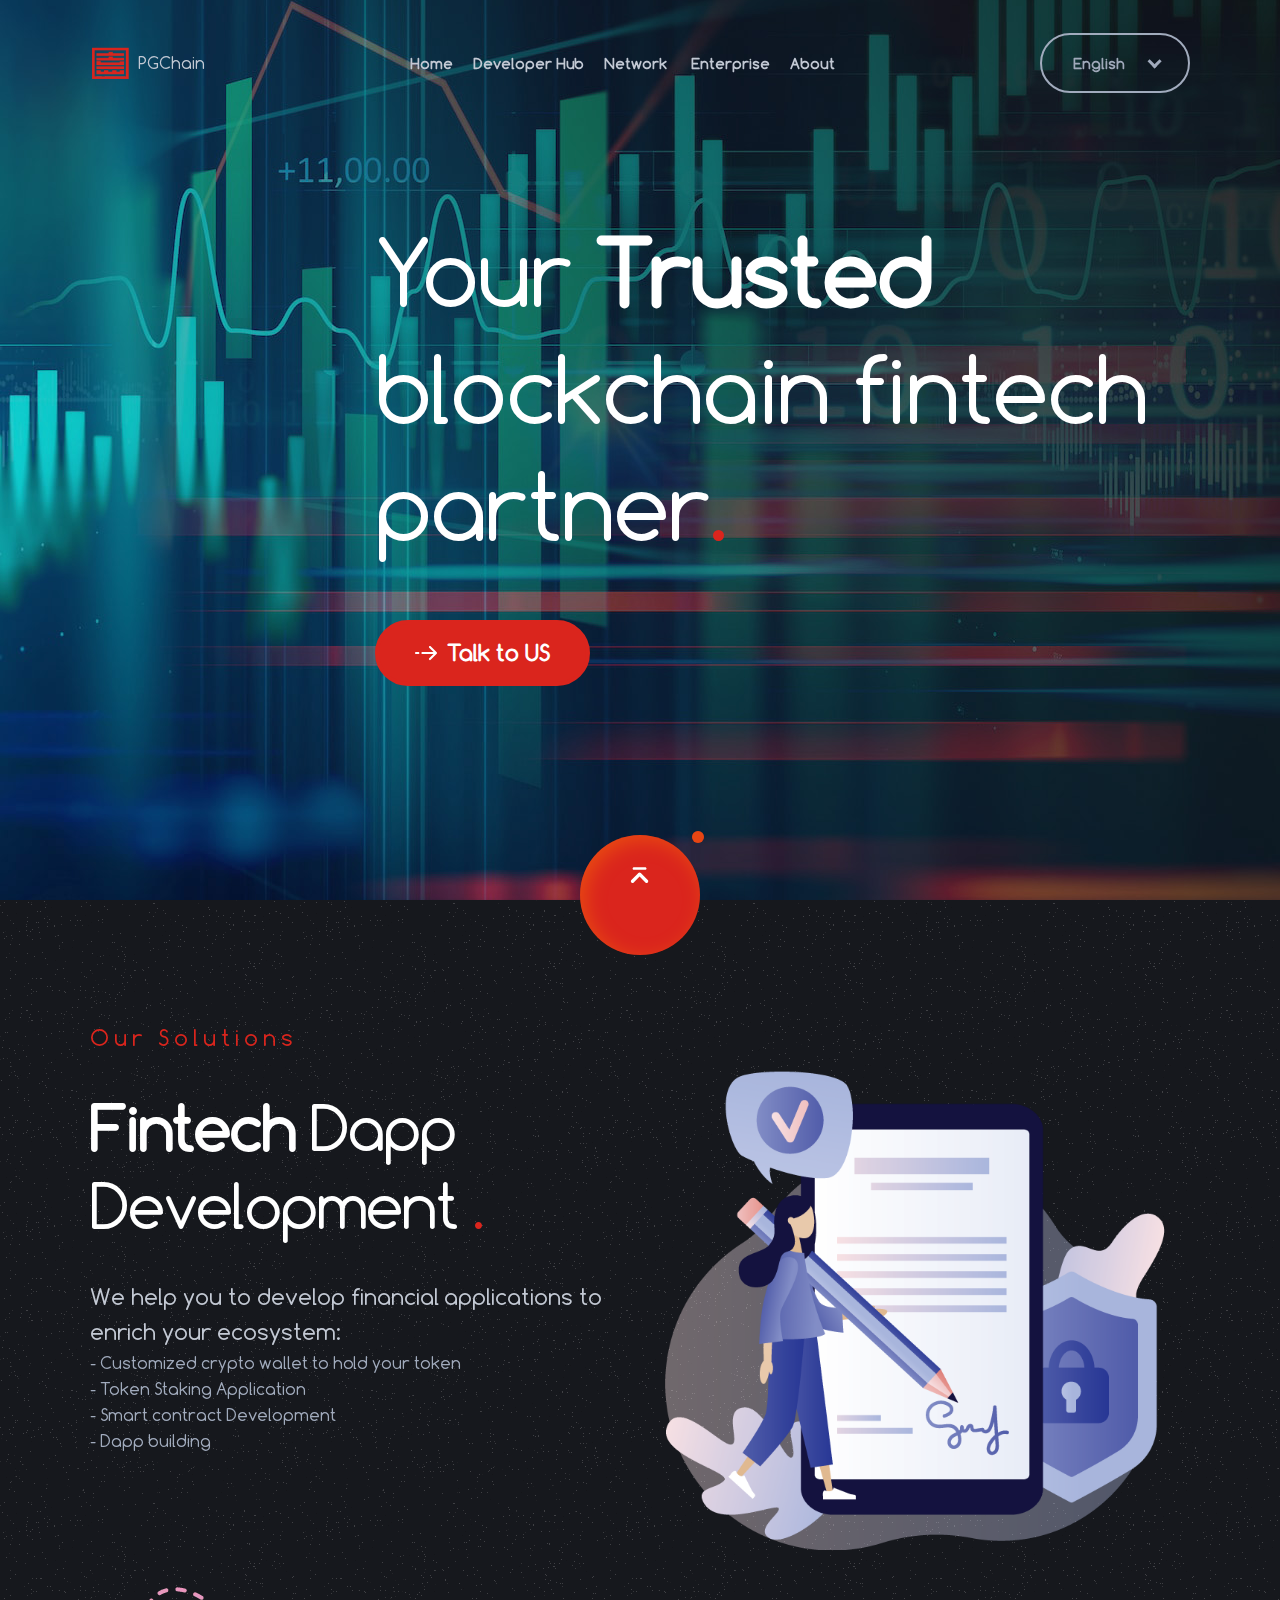
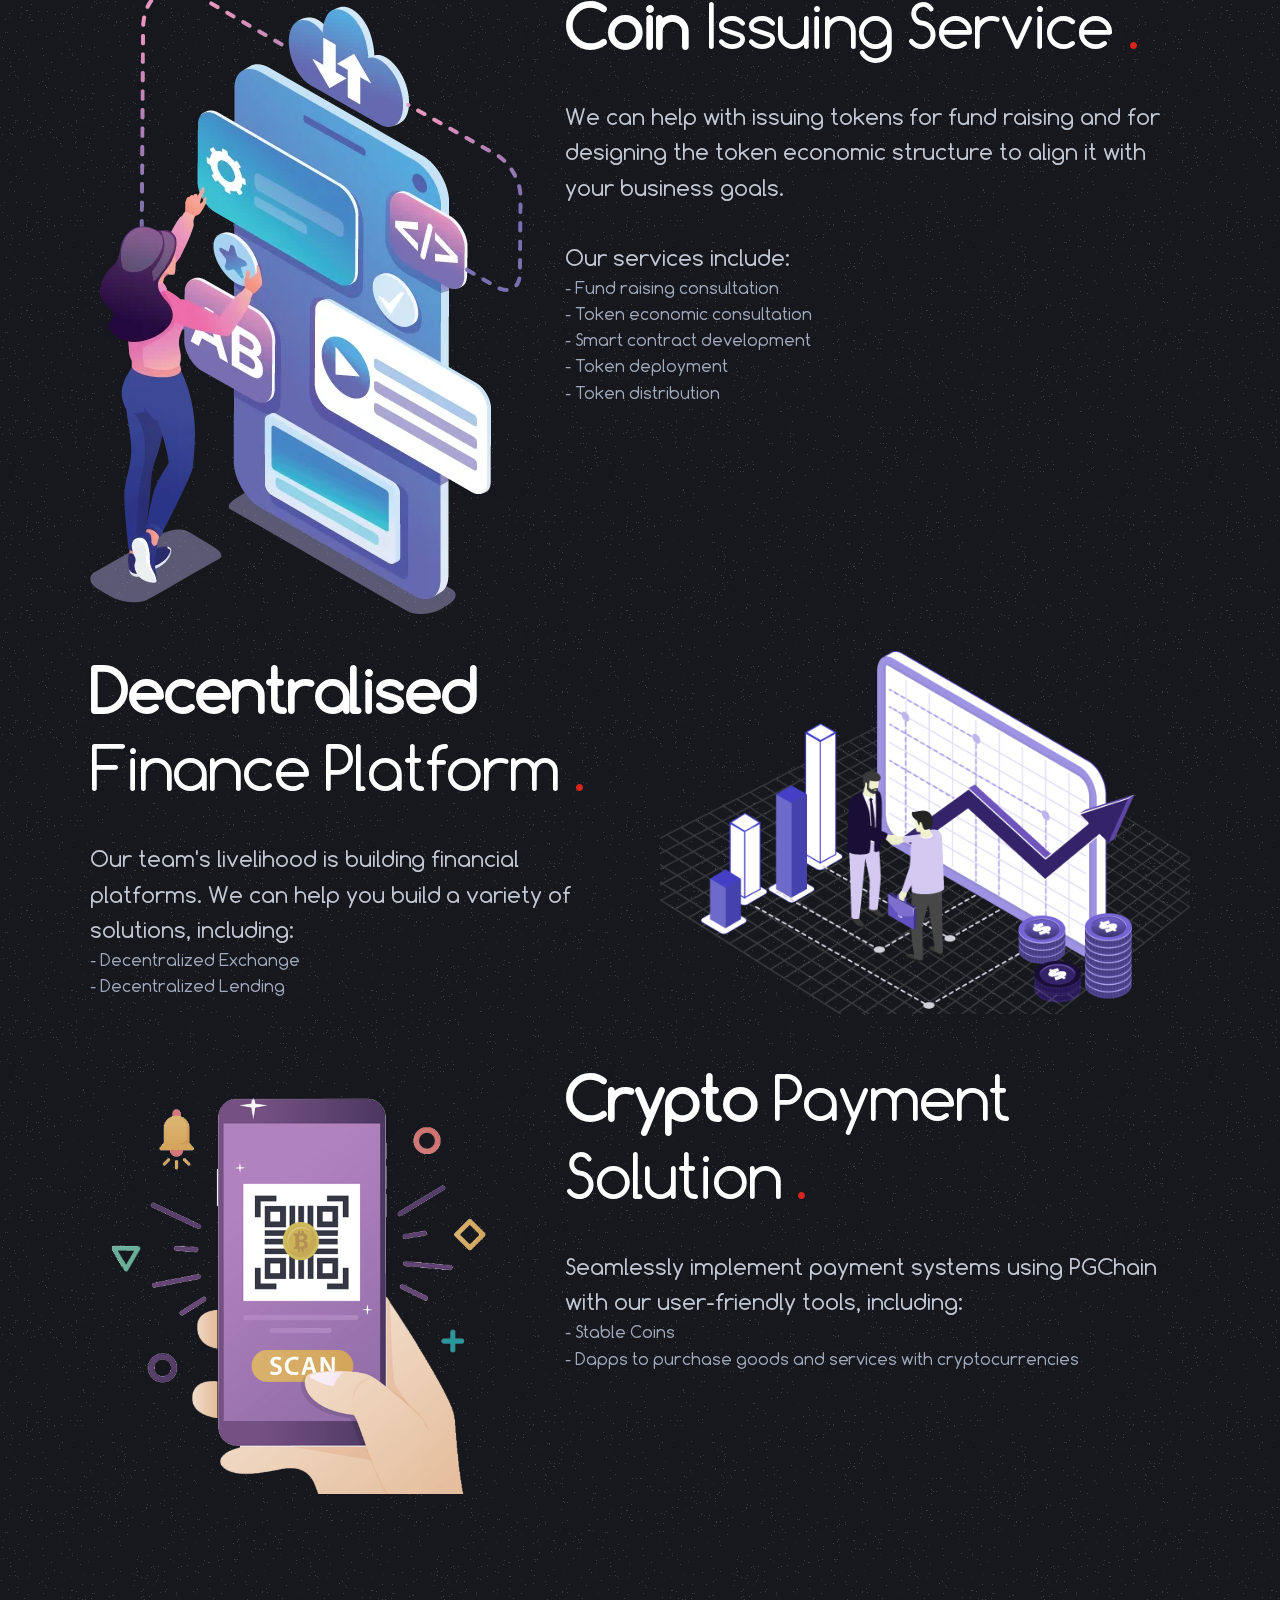
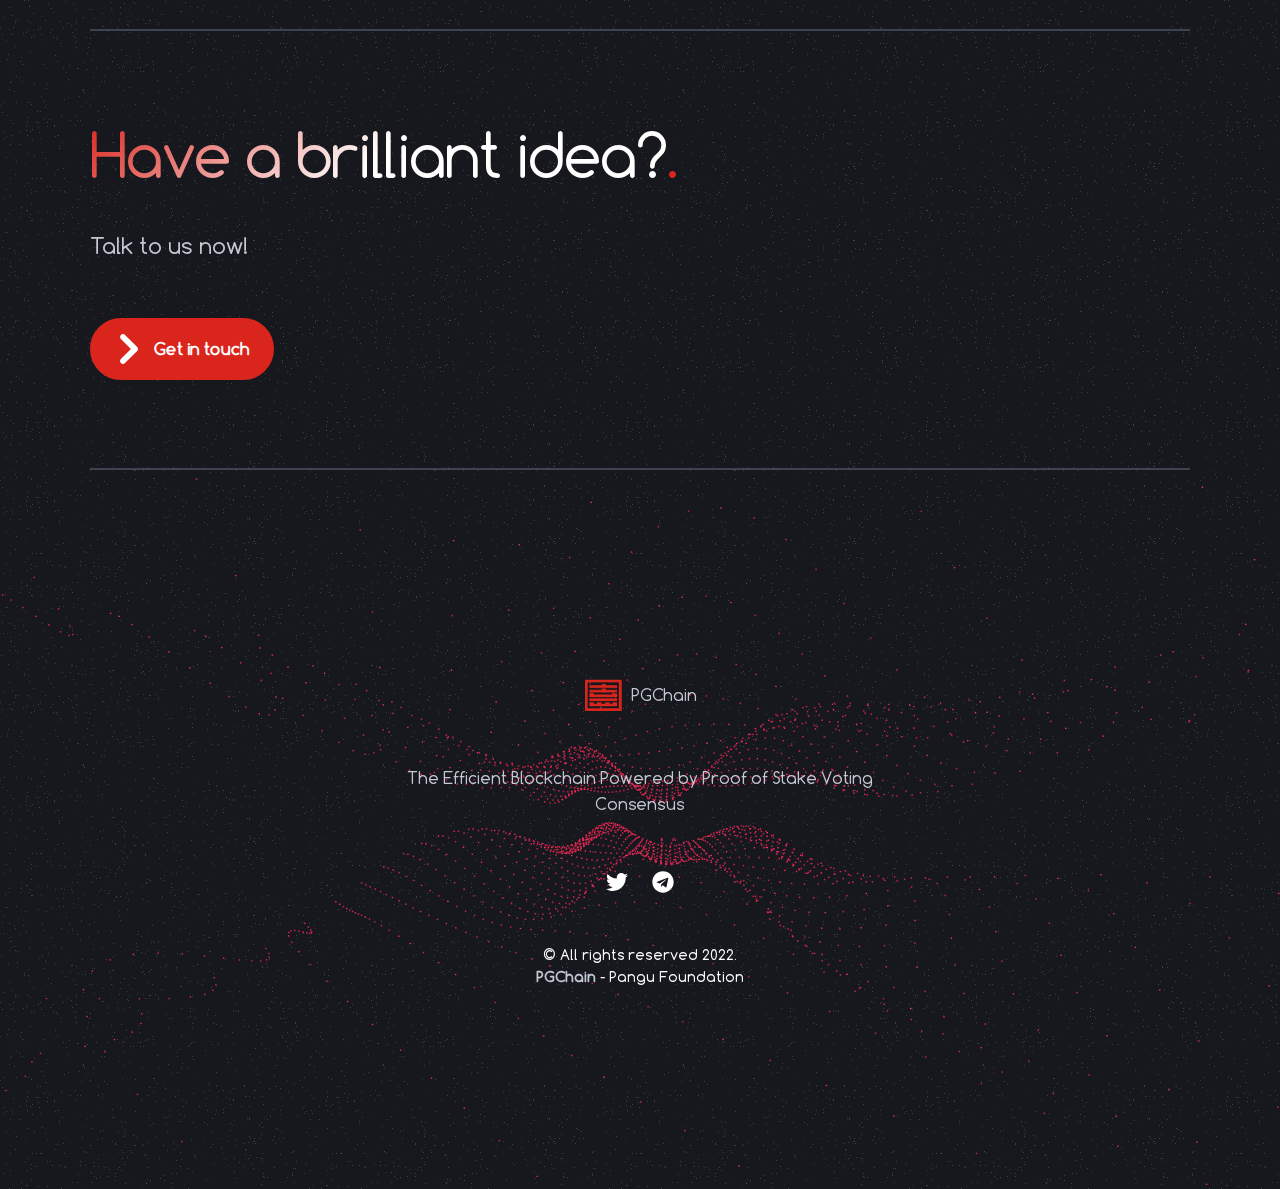
<file: enterprise.html>
<!DOCTYPE html>
<html lang="en">
<head>
	<meta charset="UTF-8">
	<meta name="viewport" content="width=device-width, initial-scale=1, maximum-scale=1">
	<title>PGChain - Pangu Foundation</title>
	<link rel="icon" type="image/png" href="https://pgchain.org/img/pglogo.png" />


	<link rel="stylesheet" type="text/css" href="css/plugins.css">
	<link rel="stylesheet" type="text/css" href="css/theme-styles.css">
	<link rel="stylesheet" type="text/css" href="css/blocks.css">
	<link rel="stylesheet" type="text/css" href="css/widgets.css">
	<link rel="stylesheet" type="text/css" href="css/font-awesome.css">

	<link href="https://fonts.googleapis.com/css?family=Playfair+Display:400,400i,700i,900," rel="stylesheet">


	<!--Styles for RTL-->

	<!--<link rel="stylesheet" type="text/css" href="css/rtl.css">-->


</head>

<body class="crumina-grid">


	<!-- Header -->

	<header class="header" id="site-header">
		<div class="container">
			<div class="header-content-wrapper">
				<a href="/" class="site-logo">
					<img src="img/pglogo@60.png" alt="PGChain">
					PGChain
				</a>

				<nav id="primary-menu" class="primary-menu">

					<!-- menu-icon-wrapper -->

					<a href='javascript:void(0)' id="menu-icon-trigger" class="menu-icon-trigger showhide">
						<span class="mob-menu--title">Menu</span>
						<span id="menu-icon-wrapper" class="menu-icon-wrapper">
							<svg width="1000px" height="1000px">
								<path id="pathD" d="M 300 400 L 700 400 C 900 400 900 750 600 850 A 400 400 0 0 1 200 200 L 800 800"></path>
								<path id="pathE" d="M 300 500 L 700 500"></path>
								<path id="pathF" d="M 700 600 L 300 600 C 100 600 100 200 400 150 A 400 380 0 1 1 200 800 L 800 200"></path>
							</svg>
						</span>
					</a>

					<ul class="primary-menu-menu">
						<li>
							<a href="/">Home</a>
						</li>

						<li class="menu-item-has-children">
							<a href="developer">Developer Hub</a>
						</li>

						<li class="menu-item-has-mega-menu menu-item-has-children">
							<a href="#">Network</a>
							<div class="megamenu megamenu-bg">
								<div class="megamenu-row">

									<div class="col4">
										<ul>
											<li class="megamenu-item-info">
												<h5 class="megamenu-item-info-title">Tools</h5>
											</li>
											<li>
												<a href="wallet">Wallet</a>
											</li>
											<li>
												<a href="https://scan.pgchain.org" target="_blank">Explorer</a>
											</li>
											<li>
												<a href="https://scan-testnet.pgchain.org" target="_blank">Explorer *Testnet</a>
											</li>
											<li>
												<a href="staking">Staking</a>
											</li>
											<li>
												<a href="https://status.pgchain.org" target="_blank">Status</a>
											</li>
										</ul>
									</div>
									<div class="col4">
										<ul>
											<li class="megamenu-item-info">
												<h5 class="megamenu-item-info-title">Resources</h5>
											</li>
											<li>
												<a href="https://docs.pgchain.org" target="_blank">Documentation</a>
											</li>
											<li>
												<a href="https://www.pgchain.org/pgchain_technical_whitepaper_v0.1.pdf" download>Technical Whitepaper</a>
											</li>
											<li>
												<a href="https://www.pgchain.org/pgchain_economics_whitepaper_v0.1.pdf" download>Economics Whitepaper</a>
											</li>
											<li>
												<a href="https://docs.pgchain.org/legal" target="_blank">Legal</a>
											</li>
											<li>
												<a href="/">Media Kits</a>
											</li>
											<li>
												<a href="roadmap">Roadmap</a>
											</li>
										</ul>
									</div>
									<div class="col4">
										<ul>
											<li class="megamenu-item-info">
												<h5 class="megamenu-item-info-title">Interact</h5>
											</li>
											<li>
												<a href="https://apidocs.pgchain.org" target="_blank">RPC API</a>
											</li>
											<li>
												<a href="https://faucet.pgchain.org" target="_blank">PGC Faucet</a>
											</li>
											<li>
												<a href="https://master.pgchain.org" target="_blank">PGC Staking</a>
											</li>
										</ul>
									</div>

									<div class="col4">

									</div>

								</div>
							</div>
						</li>



						<li class="">
							<a href="enterprise">Enterprise</a>
						</li>

						<li class="menu-item-has-mega-menu menu-item-has-children">
							<a href="about">About</a>

						</li>

					</ul>

				</nav>

				<select class="woox--select language-switcher" data-minimum-results-for-search="Infinity" data-dropdown-css-class="language-switcher-dropdown">

					<option value="English" data-href="/">English</option>
					<option value="Chinese" data-href="/cn/index">中文</option>
				</select>

			</div>
		</div>
	</header>

	<!-- ... end Header -->


<div class="main-content-wrapper">
	<section class="main-section bg-4 medium-padding120 responsive-align-center">
		<div class="container">
			<div class="row">
				<div class="col-lg-3 col-md-12 col-sm-12 col-xs-12">
					<!-- <img class="responsive-width-50" src="img/main.png" alt="image"> -->
				</div>
				<div class="col-lg-9 col-md-12 col-sm-12 col-xs-12">
					<header class="crumina-module crumina-heading heading--h1 heading--with-decoration">
						<h1 class="heading-title f-size-90 weight-normal no-margin">Your
							<span class="weight-bold">Trusted</span> blockchain fintech partner</h1>
					</header>
					<a href="mailto:info@pgchain.org" class="btn btn--x-large btn--google btn--with-icon btn--icon-left">
						<svg class="woox-icon icon-if-59-play-843782">
							<use xlink:href="#icon-line-arrow-right"></use>
						</svg>
						<div class="text">
							<span class="title">Talk to US</span>
						</div>
					</a>
				</div>
			</div>
		</div>
	</section>





	<section class="medium-padding120 responsive-align-center">
		<div class="container">
			<div class="row">
				<div class="col-lg-6 col-md-12 col-sm-12 col-xs-12">
					<header class="crumina-module crumina-heading heading--h2 heading--with-decoration">
						<div class="heading-sup-title">Our Solutions</div>
						<h2 class="heading-title weight-normal"><span class="weight-bold">Fintech</span> Dapp Development
							</h2>
						<div class="heading-text">
							We help you to develop financial applications to enrich your ecosystem:
						</div>
						<p>
							- Customized crypto wallet to hold your token <br/>
- Token Staking Application<br/>
- Smart contract Development<br/>
- Dapp building
						</p>

					</header>


				</div>

				<div class="col-lg-6 col-md-12 col-sm-12 col-xs-12 mt30">
					<img class="responsive-width-50" src="img/fintech-dapp.png" alt="fintech-dapp">
				</div>
			</div>

			<div class="row">

				<div class="col-lg-5 col-md-12 col-sm-12 col-xs-12 mt30">
					<img class="responsive-width-50" src="img/coin.png" alt="coin-issuing">
				</div>
				<div class="col-lg-7 col-md-12 col-sm-12 col-xs-12 mt30">
					<header class="crumina-module crumina-heading heading--h2 heading--with-decoration">
						<h2 class="heading-title weight-normal"><span class="weight-bold">Coin </span> Issuing Service
							</h2>
						<div class="heading-text">
							We can help with issuing tokens for fund raising and for designing the token economic structure to align it with your business goals.

							<br/><br/>Our services include:
						</div>
						<p>
							- Fund raising consultation <br/>
							- Token economic consultation <br/>
							- Smart contract development <br/>
							- Token deployment <br/>
							- Token distribution
						</p>

					</header>


				</div>

			</div>

			<div class="row">
				<div class="col-lg-6 col-md-12 col-sm-12 col-xs-12 mt30">
					<header class="crumina-module crumina-heading heading--h2 heading--with-decoration">
						<h2 class="heading-title weight-normal"><span class="weight-bold">Decentralised</span> Finance Platform
							</h2>
						<div class="heading-text">
							Our team's livelihood is building financial platforms. We can help you build a variety of solutions, including:
						</div>
						<p>
							- Decentralized Exchange <br/>
							- Decentralized Lending
						</p>

					</header>


				</div>

				<div class="col-lg-6 col-md-12 col-sm-12 col-xs-12 mt30">
					<img class="responsive-width-50" src="img/defi.png" alt="defi">
				</div>
			</div>

			<div class="row">

				<div class="col-lg-5 col-md-12 col-sm-12 col-xs-12 mt30">
					<img class="responsive-width-50" src="img/crypto-payment-gateway.png" alt="crypto-payment-gateway">
				</div>
				<div class="col-lg-7 col-md-12 col-sm-12 col-xs-12 mt30">
					<header class="crumina-module crumina-heading heading--h2 heading--with-decoration">
						<h2 class="heading-title weight-normal"><span class="weight-bold">Crypto  </span> Payment Solution
							</h2>
						<div class="heading-text">
							Seamlessly implement payment systems using PGChain with our user-friendly tools, including:
						</div>
						<p>
							- Stable Coins <br/>
							- Dapps to purchase goods and services with cryptocurrencies
						</p>

					</header>


				</div>

			</div>

		</div>
	</section>

	<section class="pt-mobile-80">
		<div class="container">

			<hr class="divider">
			<div class="row">

				<div class="col-lg-8 col-md-8 col-sm-12 col-xs-12 pb80 pt80">
					<header class="crumina-module crumina-heading heading--h2 heading--with-decoration">
						<h2 class="heading-title heading--half-colored">Have a brilliant idea?</h2>
						<div class="heading-text">Talk to us now!</div>
					</header>
					<a href="mailto:info@pgchain.org" class="btn btn--market btn--google btn--with-icon btn--icon-left">
						<svg class="woox-icon icon-if-59-play-843782">
							<use xlink:href="#icon-next-2"></use>
						</svg>
						<div class="text">
							<span class="title">Get in touch</span>
						</div>
					</a>
				</div>
			</div>
			<hr class="divider">
		</div>
	</section>





</div>

<!-- Footer -->

<footer id="site-footer" class="footer ">

	<canvas id="can"></canvas>
	<div class="container">
		<div class="row">
			<div class="col-lg-6 col-lg-offset-3 col-md-6 col-md-offset-3 col-sm-12 col-sm-offset-0 col-xs-12">
				<div class="widget w-info">
					<a href="index" class="site-logo">
						<img src="img/pglogo@60.png" alt="PGChain" />
						PGChain
					</a>
					<p>The Efficient Blockchain Powered by Proof of Stake Voting Consensus</p>
				</div>

				<div class="widget w-contacts">
					<ul class="socials socials--white">
						<li class="social-item">
							<a href="https://twitter.com/osk_labs" target="_blank">
								<i class="fab fa-twitter woox-icon"></i>
							</a>
						</li>

						<li class="social-item">
							<a href="https://t.me/pgchain_org" target="_blank">
								<i class="fab fa-telegram woox-icon"></i>
							</a>
						</li>
					</ul>
				</div>

			</div>
		</div>
	</div>

	<div class="sub-footer">
		<div class="container">
			<div class="row">
				<div class="col-lg-6 col-lg-offset-3 col-md-6 col-md-offset-3 col-sm-12 col-sm-offset-0 col-xs-12">

					<span>© All rights reserved 2022.</span>
					<span><a href="/">PGChain</a> - Pangu Foundation</span>


				</div>

			</div>
		</div>
	</div>

	<a class="back-to-top" href="#">
		<svg class="woox-icon icon-top-arrow">
			<use xlink:href="#icon-top-arrow"></use>
		</svg>
	</a>
</footer>

<!-- ... end Footer -->


<script src="js/method-assign.js"></script>

<!-- jQuery first, then Other JS. -->

<script src="js/jquery-3.3.1.js"></script>

<script src="js/js-plugins/leaflet.js"></script>
<script src="js/js-plugins/MarkerClusterGroup.js"></script>
<script src="js/js-plugins/crum-mega-menu.js"></script>
<script src="js/js-plugins/waypoints.js"></script>
<script src="js/js-plugins/jquery-circle-progress.js"></script>
<script src="js/js-plugins/segment.js"></script>
<script src="js/js-plugins/bootstrap.js"></script>
<script src="js/js-plugins/imagesLoaded.js"></script>
<script src="js/js-plugins/jquery.matchHeight.js"></script>
<script src="js/js-plugins/jquery-countTo.js"></script>
<script src="js/js-plugins/Headroom.js"></script>
<script src="js/js-plugins/jquery.magnific-popup.js"></script>
<script src="js/js-plugins/popper.min.js"></script>
<script src="js/js-plugins/particles.js"></script>
<script src="js/js-plugins/perfect-scrollbar.js"></script>
<script src="js/js-plugins/jquery.datetimepicker.full.js"></script>
<script src="js/js-plugins/svgxuse.js"></script>
<script src="js/js-plugins/select2.js"></script>
<script src="js/js-plugins/smooth-scroll.js"></script>
<script src="js/js-plugins/sharer.js"></script>
<script src="js/js-plugins/isotope.pkgd.min.js"></script>
<script src="js/js-plugins/ajax-pagination.js"></script>
<script src="js/js-plugins/swiper.min.js"></script>
<script src="js/js-plugins/material.min.js"></script>
<script src="js/js-plugins/orbitlist.js"></script>
<script src="js/js-plugins/highstock.js"></script>
<script src="js/js-plugins/bootstrap-datepicker.js"></script>
<script src="js/js-plugins/TimeCircles.js"></script>
<script src="js/js-plugins/ion.rangeSlider.js"></script>

<!-- FontAwesome 5.x.x JS -->

<script defer src="fonts/fontawesome-all.js"></script>

<script src="js/main.js"></script>

<!-- SVG icons loader -->
<script src="js/svg-loader.js"></script>
<!-- /SVG icons loader -->

</body>
</html>
</file>
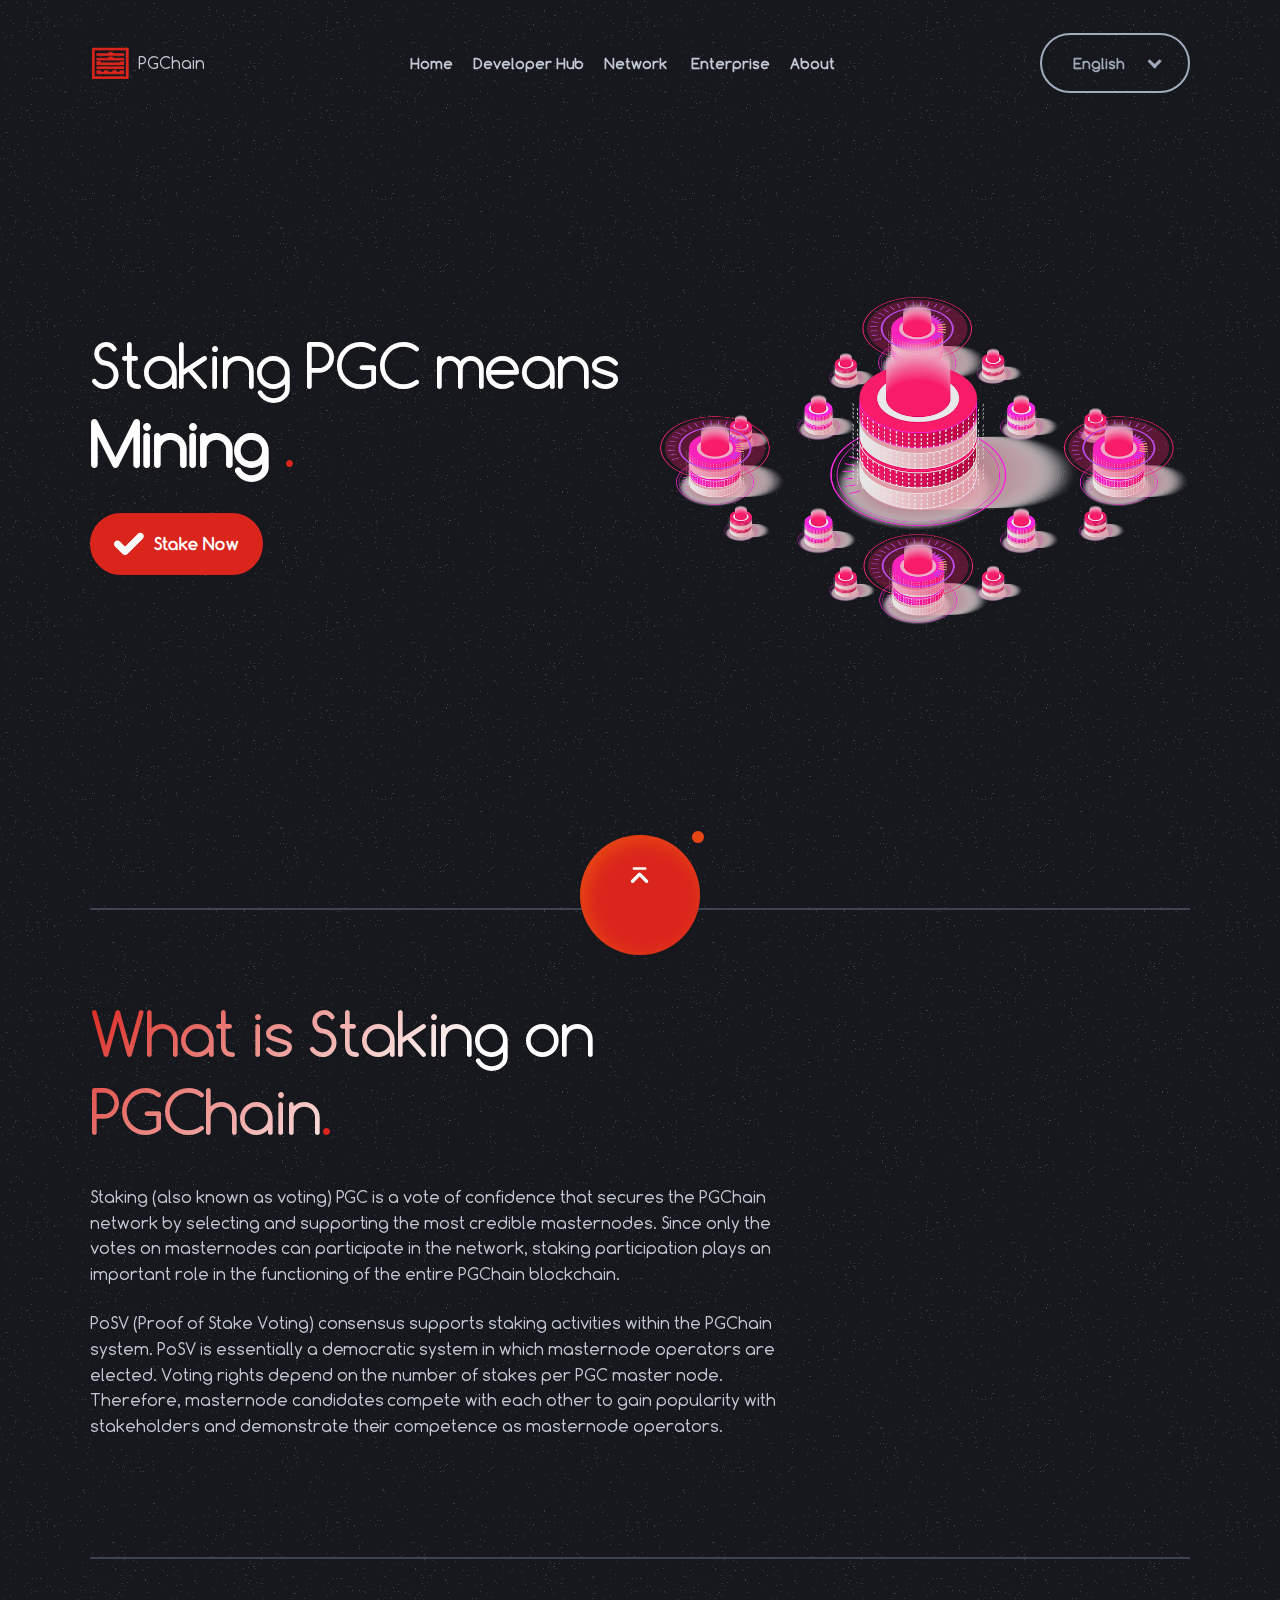
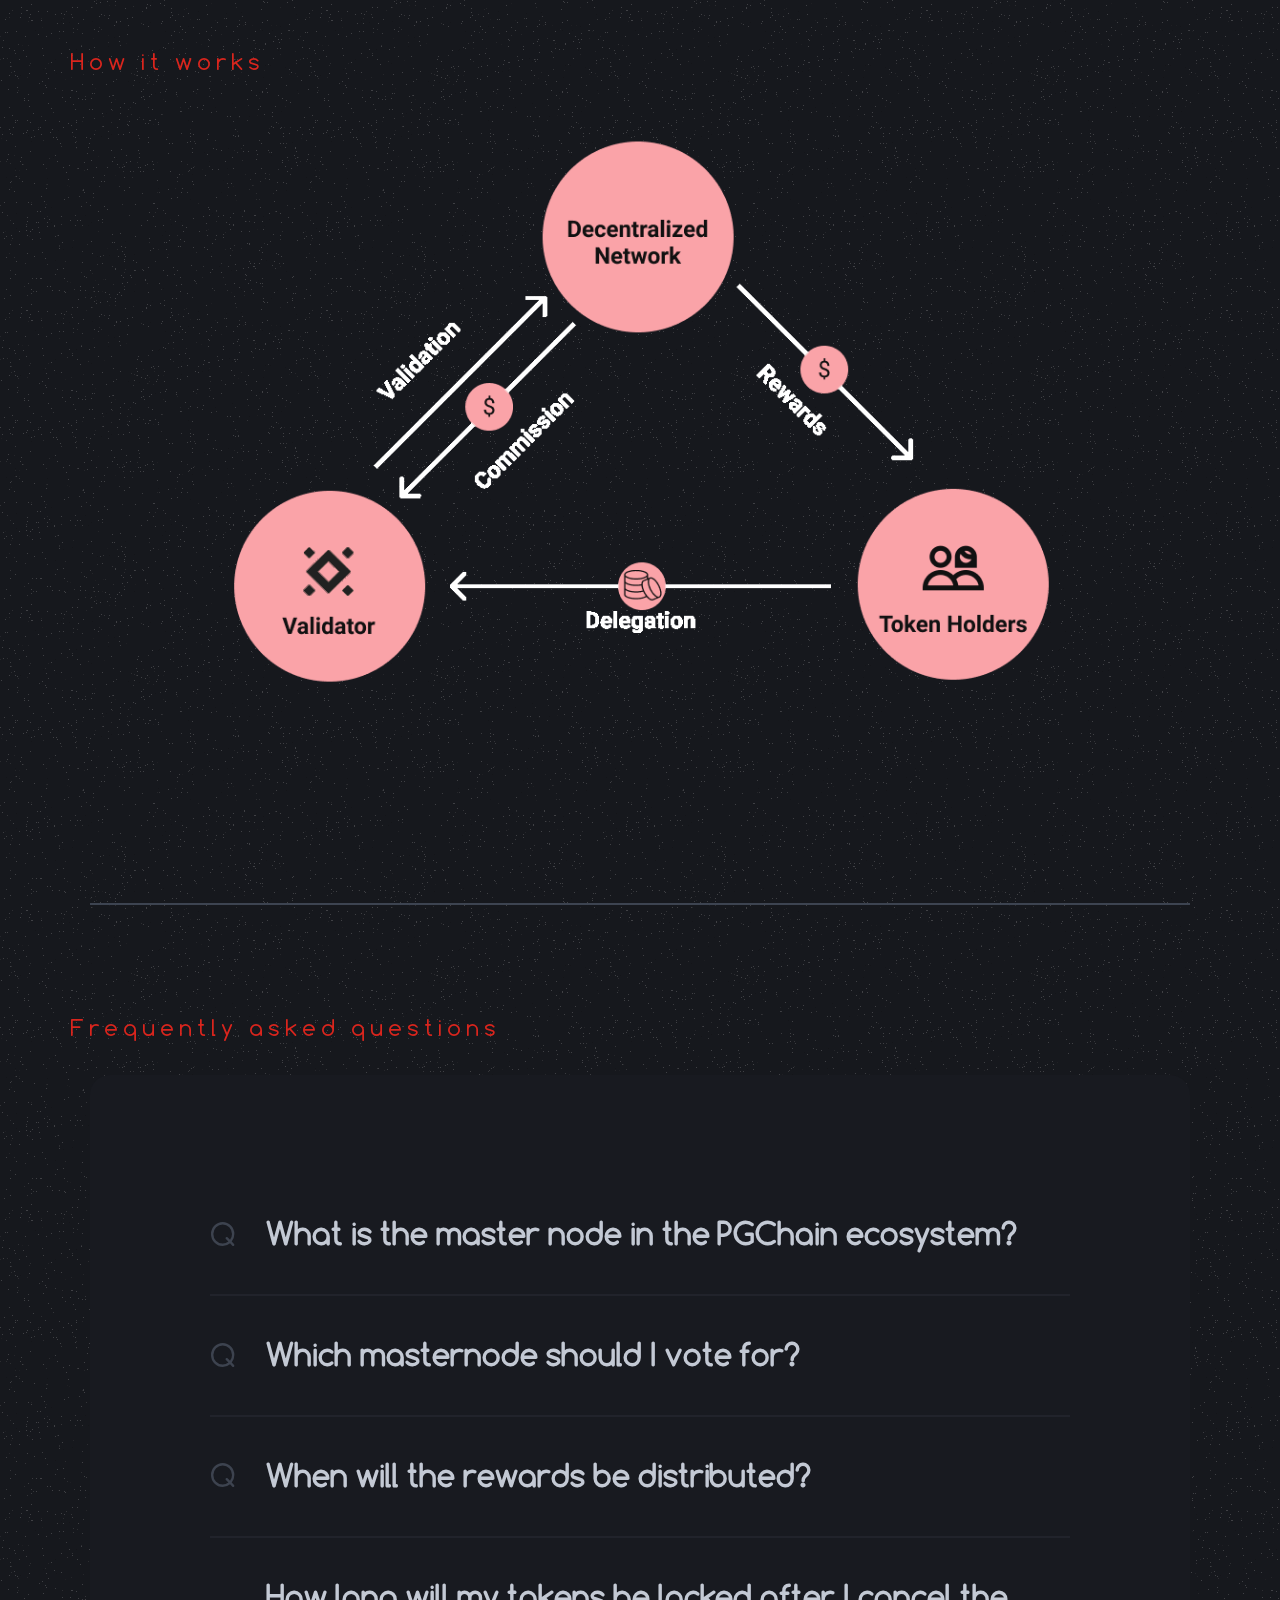
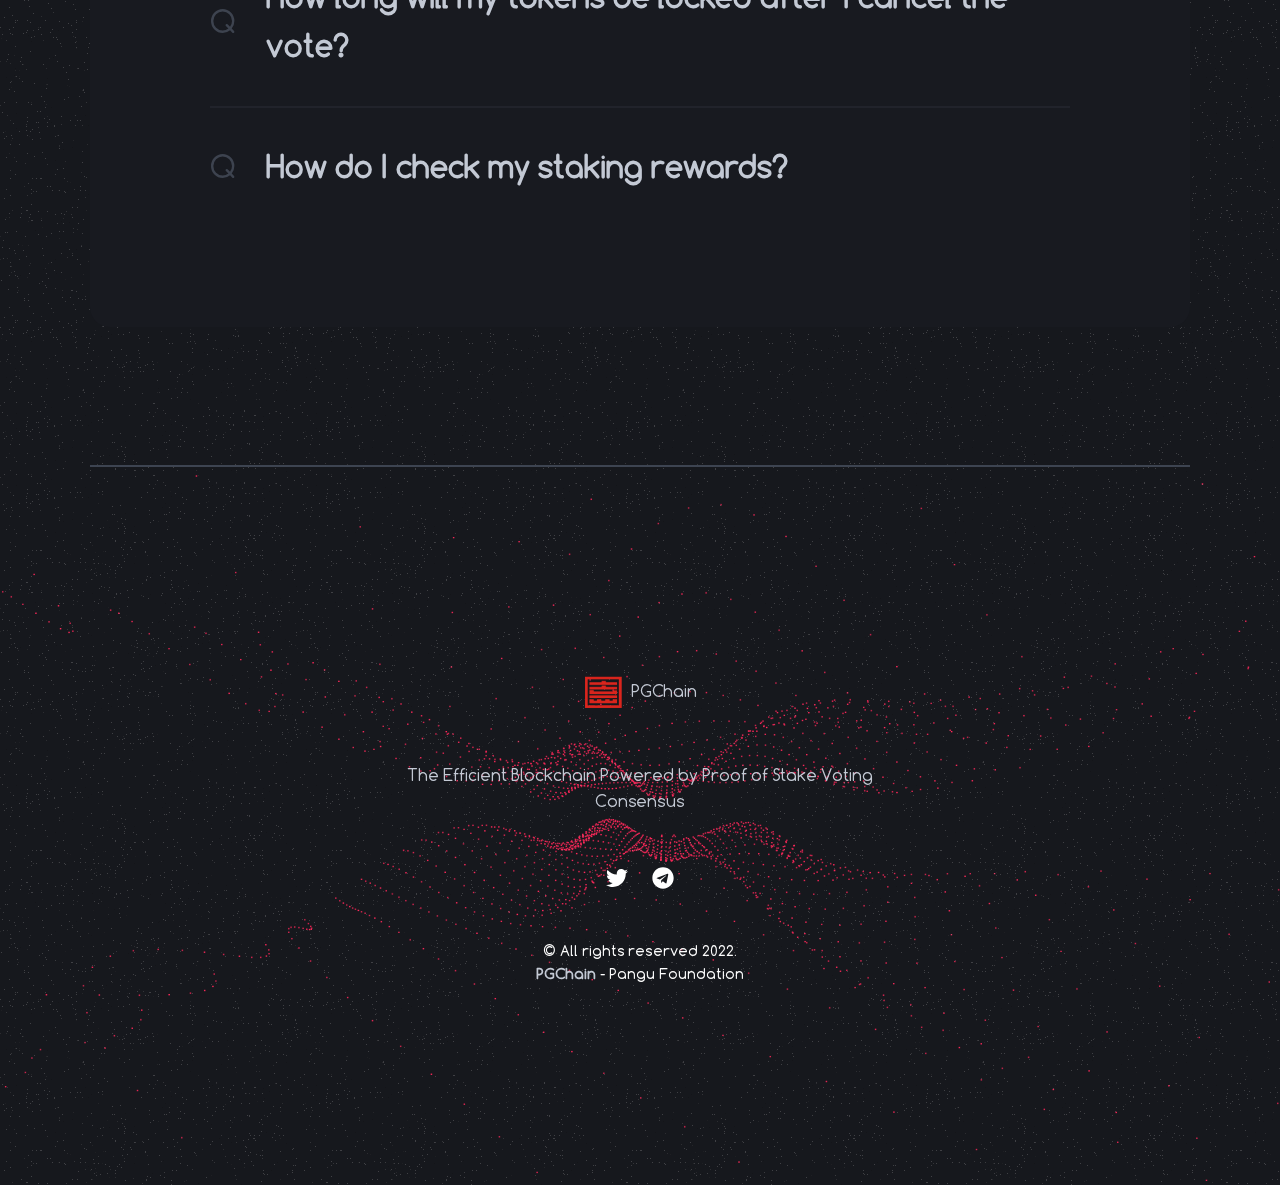
<file: staking.html>
<!DOCTYPE html>
<html lang="en">
<head>
	<meta charset="UTF-8">
	<meta name="viewport" content="width=device-width, initial-scale=1, maximum-scale=1">
	<title>PGChain - Pangu Foundation</title>
	<link rel="icon" type="image/png" href="https://pgchain.org/img/pglogo.png" />


	<link rel="stylesheet" type="text/css" href="css/plugins.css">
	<link rel="stylesheet" type="text/css" href="css/theme-styles.css">
	<link rel="stylesheet" type="text/css" href="css/blocks.css">
	<link rel="stylesheet" type="text/css" href="css/widgets.css">
	<link rel="stylesheet" type="text/css" href="css/font-awesome.css">

	<link href="https://fonts.googleapis.com/css?family=Playfair+Display:400,400i,700i,900," rel="stylesheet">


	<!--Styles for RTL-->

	<!--<link rel="stylesheet" type="text/css" href="css/rtl.css">-->


</head>

<body class="crumina-grid">


<!-- Header -->

<header class="header" id="site-header">
	<div class="container">
		<div class="header-content-wrapper">
			<a href="/" class="site-logo">
				<img src="img/pglogo@60.png" alt="PGChain">
				PGChain
			</a>

			<nav id="primary-menu" class="primary-menu">

				<!-- menu-icon-wrapper -->

				<a href='javascript:void(0)' id="menu-icon-trigger" class="menu-icon-trigger showhide">
					<span class="mob-menu--title">Menu</span>
					<span id="menu-icon-wrapper" class="menu-icon-wrapper">
						<svg width="1000px" height="1000px">
							<path id="pathD" d="M 300 400 L 700 400 C 900 400 900 750 600 850 A 400 400 0 0 1 200 200 L 800 800"></path>
							<path id="pathE" d="M 300 500 L 700 500"></path>
							<path id="pathF" d="M 700 600 L 300 600 C 100 600 100 200 400 150 A 400 380 0 1 1 200 800 L 800 200"></path>
						</svg>
					</span>
				</a>

				<ul class="primary-menu-menu">
					<li>
						<a href="/">Home</a>
					</li>

					<li class="menu-item-has-children">
						<a href="developer">Developer Hub</a>
					</li>

					<li class="menu-item-has-mega-menu menu-item-has-children">
						<a href="#">Network</a>
						<div class="megamenu megamenu-bg">
							<div class="megamenu-row">

								<div class="col4">
									<ul>
										<li class="megamenu-item-info">
											<h5 class="megamenu-item-info-title">Tools</h5>
										</li>
										<li>
											<a href="wallet">Wallet</a>
										</li>
										<li>
											<a href="https://scan.pgchain.org" target="_blank">Explorer</a>
										</li>
										<li>
											<a href="https://scan-testnet.pgchain.org" target="_blank">Explorer *Testnet</a>
										</li>
										<li>
											<a href="staking">Staking</a>
										</li>
										<li>
											<a href="https://status.pgchain.org" target="_blank">Status</a>
										</li>
									</ul>
								</div>
								<div class="col4">
									<ul>
										<li class="megamenu-item-info">
											<h5 class="megamenu-item-info-title">Resources</h5>
										</li>
										<li>
											<a href="https://docs.pgchain.org" target="_blank">Documentation</a>
										</li>
										<li>
											<a href="https://www.pgchain.org/pgchain_technical_whitepaper_v0.1.pdf" download>Technical Whitepaper</a>
										</li>
										<li>
											<a href="https://www.pgchain.org/pgchain_economics_whitepaper_v0.1.pdf" download>Economics Whitepaper</a>
										</li>
										<li>
											<a href="https://docs.pgchain.org/legal" target="_blank">Legal</a>
										</li>
										<li>
											<a href="/">Media Kits</a>
										</li>
										<li>
											<a href="roadmap">Roadmap</a>
										</li>
									</ul>
								</div>
								<div class="col4">
									<ul>
										<li class="megamenu-item-info">
											<h5 class="megamenu-item-info-title">Interact</h5>
										</li>
										<li>
											<a href="https://apidocs.pgchain.org" target="_blank">RPC API</a>
										</li>
										<li>
											<a href="https://faucet.pgchain.org" target="_blank">PGC Faucet</a>
										</li>
										<li>
											<a href="https://master.pgchain.org" target="_blank">PGC Staking</a>
										</li>
									</ul>
								</div>

								<div class="col4">

								</div>

							</div>
						</div>
					</li>




					<li class="">
						<a href="enterprise">Enterprise</a>
					</li>

					<li class="menu-item-has-mega-menu menu-item-has-children">
						<a href="about">About</a>

					</li>

				</ul>

			</nav>

			<select class="woox--select language-switcher" data-minimum-results-for-search="Infinity" data-dropdown-css-class="language-switcher-dropdown">

				<option value="English" data-href="/">English</option>
				<option value="Chinese" data-href="/cn/index">中文</option>
			</select>

		</div>
	</div>
</header>

<!-- ... end Header -->


<div class="main-content-wrapper">

	<section class="main-section medium-padding120 responsive-align-center">
		<div class="container">
			<div class="row">
				<div class="col-lg-6 col-md-12 col-sm-12 col-xs-12 mt60">
					<header class="crumina-module crumina-heading heading--h2 heading--with-decoration">

						<h2 class="heading-title weight-normal">Staking PGC means
							<span class="weight-bold">Mining </span></h2>

					</header>


					<div class="btn-market-wrap mt60">


						<a href="#" class="btn btn--market btn--google btn--with-icon btn--icon-left">
							<svg class="woox-icon icon-if-59-play-843782">
								<use xlink:href="#icon-check-mark-2"></use>
							</svg>
							<div class="text">
								<span class="title">Stake Now</span>
							</div>
						</a>
					</div>
				</div>

				<div class="col-lg-6 col-md-12 col-sm-12 col-xs-12 mt30">
					<img class="responsive-width-50" src="img/staking.png" alt="phone">
				</div>
			</div>
		</div>
	</section>

	<section class="pt-mobile-80">
		<div class="container">

			<hr class="divider">
			<div class="row">

				<div class="col-lg-8 col-md-8 col-sm-12 col-xs-12 pb80 pt80">
					<header class="crumina-module crumina-heading heading--h2 heading--with-decoration">
						<h2 class="heading-title heading--half-colored">What is Staking on PGChain</h2>
						<div class="heading-text">
							<p>Staking (also known as voting) PGC is a vote of confidence that secures the PGChain network by selecting and supporting the most credible masternodes. Since only the votes on masternodes can participate in the network, staking participation plays an important role in the functioning of the entire PGChain blockchain.

							</p>
							<p>PoSV (Proof of Stake Voting) consensus supports staking activities within the PGChain system. PoSV is essentially a democratic system in which masternode operators are elected. Voting rights depend on the number of stakes per PGC
master node. Therefore, masternode candidates compete with each other to gain popularity with stakeholders and demonstrate their competence as masternode operators.
</p>
						</div>
					</header>
				</div>
			</div>
			<hr class="divider">
		</div>
	</section>




		<section>
		<div class="container">
			<div class="row medium-padding80">
				<div class="row">
					<div class="col-lg-6 col-md-12 col-sm-12 col-xs-12">
						<header class="crumina-module crumina-heading heading--h2 heading--with-decoration">
							<div class="heading-sup-title">How it works</div>

						</header>
					</div>
				</div>
				<div class="col-lg-12 col-md-12 col-sm-12 col-xs-12 mb30">
					<img src="img/how-staking-works.png" />
				</div>


			</div>
			<hr>
		</div>
	</section>


	<section>
		<div class="container">
			<div class="row medium-padding100">
				<div class="row">
					<div class="col-lg-6 col-md-12 col-sm-12 col-xs-12">
						<header class="crumina-module crumina-heading heading--h2 heading--with-decoration">
							<div class="heading-sup-title">Frequently asked questions</div>

						</header>
					</div>
				</div>
				<div class="col-lg-12 col-md-12 col-sm-12 col-xs-12 mb30">
					<ul class="crumina-module crumina-accordion accordion--faqs" id="accordion7">

						<li class="accordion-panel">
							<div class="panel-heading">
								<a href="#toggleSample7" class="accordion-heading collapsed" data-toggle="collapse" data-parent="#accordion" aria-expanded="false">
									<span class="first-letter">Q</span>
									<span class="title">What is the master node in the PGChain ecosystem?</span>
								</a>
							</div>

							<div id="toggleSample7" class="panel-collapse collapse" aria-expanded="false" role="tree" style="height: 40px;">
								<span class="first-letter">A</span>
								<div class="panel-info">
									Masternodes are full nodes that create, validate and validate new blocks in the PGChain platform.
								</div>
							</div>
						</li>

						<li class="accordion-panel">
							<div class="panel-heading">
								<a href="#toggleOne7" class="accordion-heading collapsed" data-toggle="collapse" data-parent="#accordion" aria-expanded="false">
									<span class="first-letter">Q</span>
									<span class="title">Which masternode should I vote for?</span>
								</a>
							</div>

							<div id="toggleOne7" class="panel-collapse collapse" aria-expanded="false" role="tree">
								<span class="first-letter">A</span>
								<div class="panel-info">
									<p>
										As a general rule, optimize your staking rewards by voting for lower-capacity masternodes (fewer votes). Each masternode has the same absolute reward amount, divided equally by the number of votes on the masternode. Therefore, as more votes are put on the same masternode, the staking rewards are further distributed among them, so one vote gets less reward.
									</p>
									<p>
										Therefore, although the rewards may be higher when voting for lower-ranked masternodes, they must be monitored regularly.
</p>
										<p>
Voting for higher-ranked nodes with more votes is rewarded less, but it may be safer to get consistent rewards as they are less likely to fall out.
</p>
									<p>
Ultimately, voters should consider voting for masternodes that are fully capable and long-term committed to the overall health of the PGChain ecosystem.
</p>
								</div>
							</div>
						</li>

						<li class="accordion-panel">
							<div class="panel-heading">
								<a href="#toggleTwo7" class="accordion-heading collapsed" data-toggle="collapse" data-parent="#accordion" aria-expanded="false">
									<span class="first-letter">Q</span>
									<span class="title">When will the rewards be distributed?</span>
								</a>
							</div>

							<div id="toggleTwo7" class="panel-collapse collapse" aria-expanded="false" role="tree">
								<span class="first-letter">A</span>
								<div class="panel-info">
									Rewards are paid every epoch (1 epoch = 900 blocks, about 30 minutes).
								</div>
							</div>
						</li>

						<li class="accordion-panel">
							<div class="panel-heading">
								<a href="#toggleFive7" class="accordion-heading collapsed" data-toggle="collapse" data-parent="#accordion" aria-expanded="false">
									<span class="first-letter">Q</span>
									<span class="title">How long will my tokens be locked after I cancel the vote?</span>
								</a>
							</div>

							<div id="toggleFive7" class="panel-collapse collapse" aria-expanded="false" role="tree">
								<span class="first-letter">A</span>
								<div class="panel-info">
									You can cancel the vote from the masternode at any time, but after canceling the vote, the tokens will be locked for the next 48 hours (86,400 blocks). This lock-up period is designed to promote the stability of the masternode system
								</div>
							</div>
						</li>

						<li class="accordion-panel">
							<div class="panel-heading">
								<a href="#toggleThree7" class="accordion-heading collapsed" data-toggle="collapse" data-parent="#accordion" aria-expanded="false">
									<span class="first-letter">Q</span>
									<span class="title">How do I check my staking rewards?</span>
								</a>
							</div>

							<div id="toggleThree7" class="panel-collapse collapse" aria-expanded="false" role="tree">
								<span class="first-letter">A</span>
								<div class="panel-info">
									You can view your Masternode staking rewards using PGWallet.
								</div>
							</div>
						</li>



					</ul>
				</div>
			</div>


			<hr class="divider">
		</div>
	</section>








</div>

<!-- Footer -->

<footer id="site-footer" class="footer ">

	<canvas id="can"></canvas>
	<div class="container">
		<div class="row">
			<div class="col-lg-6 col-lg-offset-3 col-md-6 col-md-offset-3 col-sm-12 col-sm-offset-0 col-xs-12">
				<div class="widget w-info">
					<a href="index" class="site-logo">
						<img src="img/pglogo@60.png" alt="PGChain" />
						PGChain
					</a>
					<p>The Efficient Blockchain Powered by Proof of Stake Voting Consensus</p>
				</div>

				<div class="widget w-contacts">
					<ul class="socials socials--white">
						<li class="social-item">
							<a href="https://twitter.com/osk_labs" target="_blank">
								<i class="fab fa-twitter woox-icon"></i>
							</a>
						</li>

						<li class="social-item">
							<a href="https://t.me/pgchain_org" target="_blank">
								<i class="fab fa-telegram woox-icon"></i>
							</a>
						</li>
					</ul>
				</div>

			</div>
		</div>
	</div>

	<div class="sub-footer">
		<div class="container">
			<div class="row">
				<div class="col-lg-6 col-lg-offset-3 col-md-6 col-md-offset-3 col-sm-12 col-sm-offset-0 col-xs-12">

					<span>© All rights reserved 2022.</span>
					<span><a href="/">PGChain</a> - Pangu Foundation</span>


				</div>

			</div>
		</div>
	</div>

	<a class="back-to-top" href="#">
		<svg class="woox-icon icon-top-arrow">
			<use xlink:href="#icon-top-arrow"></use>
		</svg>
	</a>
</footer>

<!-- ... end Footer -->


<script src="js/method-assign.js"></script>

<!-- jQuery first, then Other JS. -->

<script src="js/jquery-3.3.1.js"></script>

<script src="js/js-plugins/leaflet.js"></script>
<script src="js/js-plugins/MarkerClusterGroup.js"></script>
<script src="js/js-plugins/crum-mega-menu.js"></script>
<script src="js/js-plugins/waypoints.js"></script>
<script src="js/js-plugins/jquery-circle-progress.js"></script>
<script src="js/js-plugins/segment.js"></script>
<script src="js/js-plugins/bootstrap.js"></script>
<script src="js/js-plugins/imagesLoaded.js"></script>
<script src="js/js-plugins/jquery.matchHeight.js"></script>
<script src="js/js-plugins/jquery-countTo.js"></script>
<script src="js/js-plugins/Headroom.js"></script>
<script src="js/js-plugins/jquery.magnific-popup.js"></script>
<script src="js/js-plugins/popper.min.js"></script>
<script src="js/js-plugins/particles.js"></script>
<script src="js/js-plugins/perfect-scrollbar.js"></script>
<script src="js/js-plugins/jquery.datetimepicker.full.js"></script>
<script src="js/js-plugins/svgxuse.js"></script>
<script src="js/js-plugins/select2.js"></script>
<script src="js/js-plugins/smooth-scroll.js"></script>
<script src="js/js-plugins/sharer.js"></script>
<script src="js/js-plugins/isotope.pkgd.min.js"></script>
<script src="js/js-plugins/ajax-pagination.js"></script>
<script src="js/js-plugins/swiper.min.js"></script>
<script src="js/js-plugins/material.min.js"></script>
<script src="js/js-plugins/orbitlist.js"></script>
<script src="js/js-plugins/highstock.js"></script>
<script src="js/js-plugins/bootstrap-datepicker.js"></script>
<script src="js/js-plugins/TimeCircles.js"></script>
<script src="js/js-plugins/ion.rangeSlider.js"></script>

<!-- FontAwesome 5.x.x JS -->

<script defer src="fonts/fontawesome-all.js"></script>

<script src="js/main.js"></script>

<!-- SVG icons loader -->
<script src="js/svg-loader.js"></script>
<!-- /SVG icons loader -->

</body>
</html>
</file>
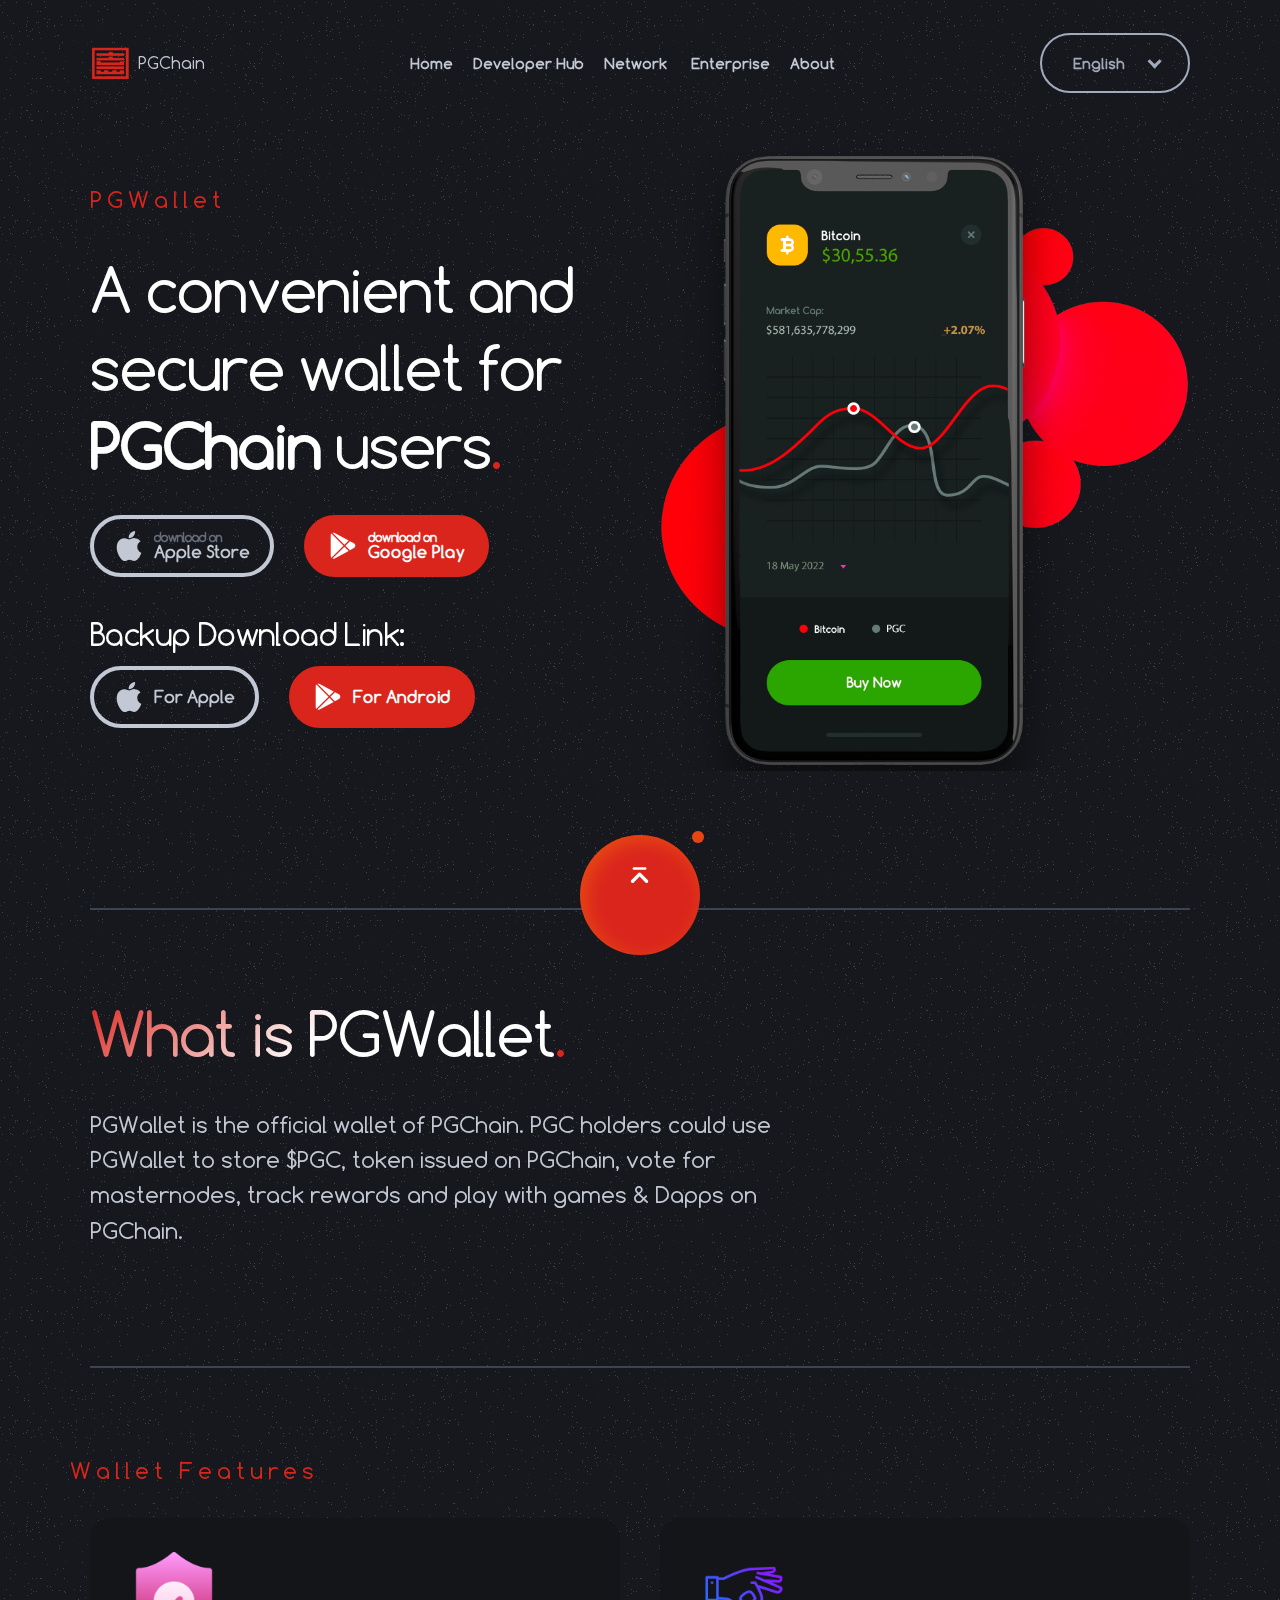
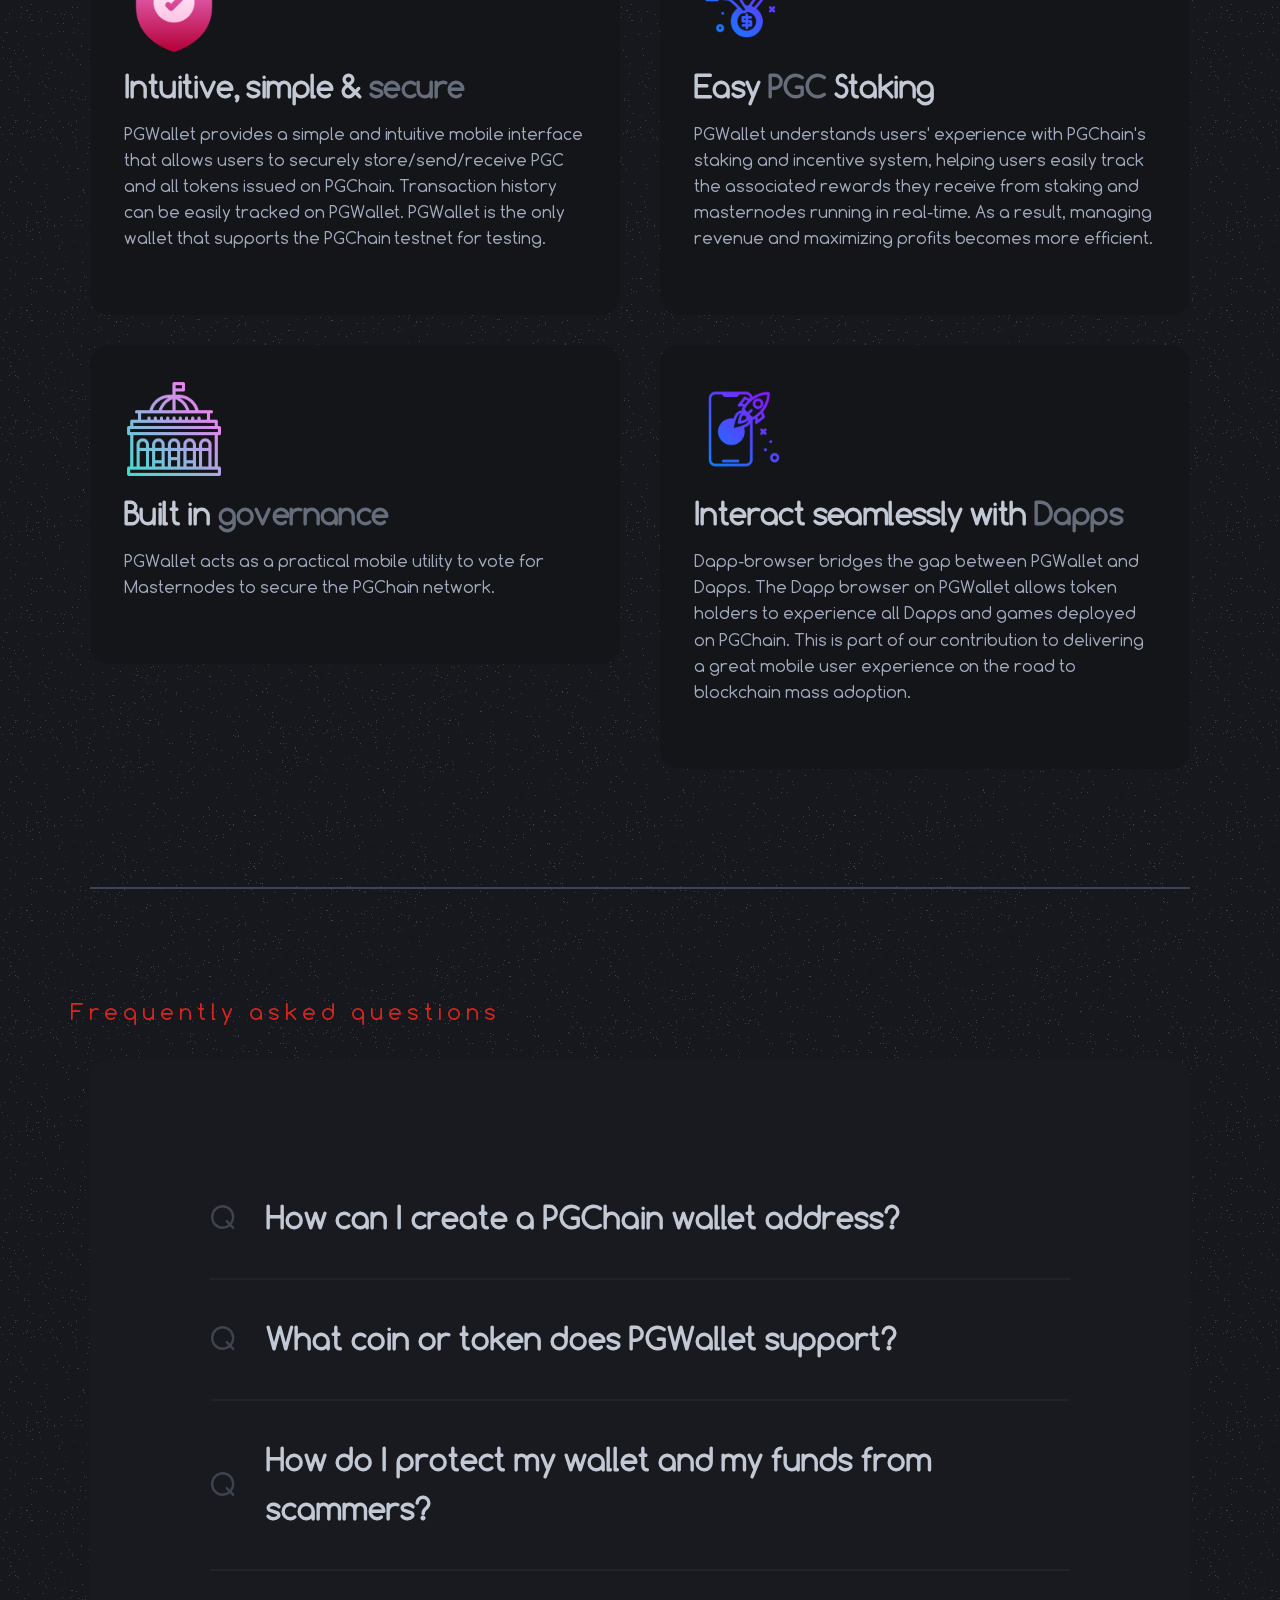
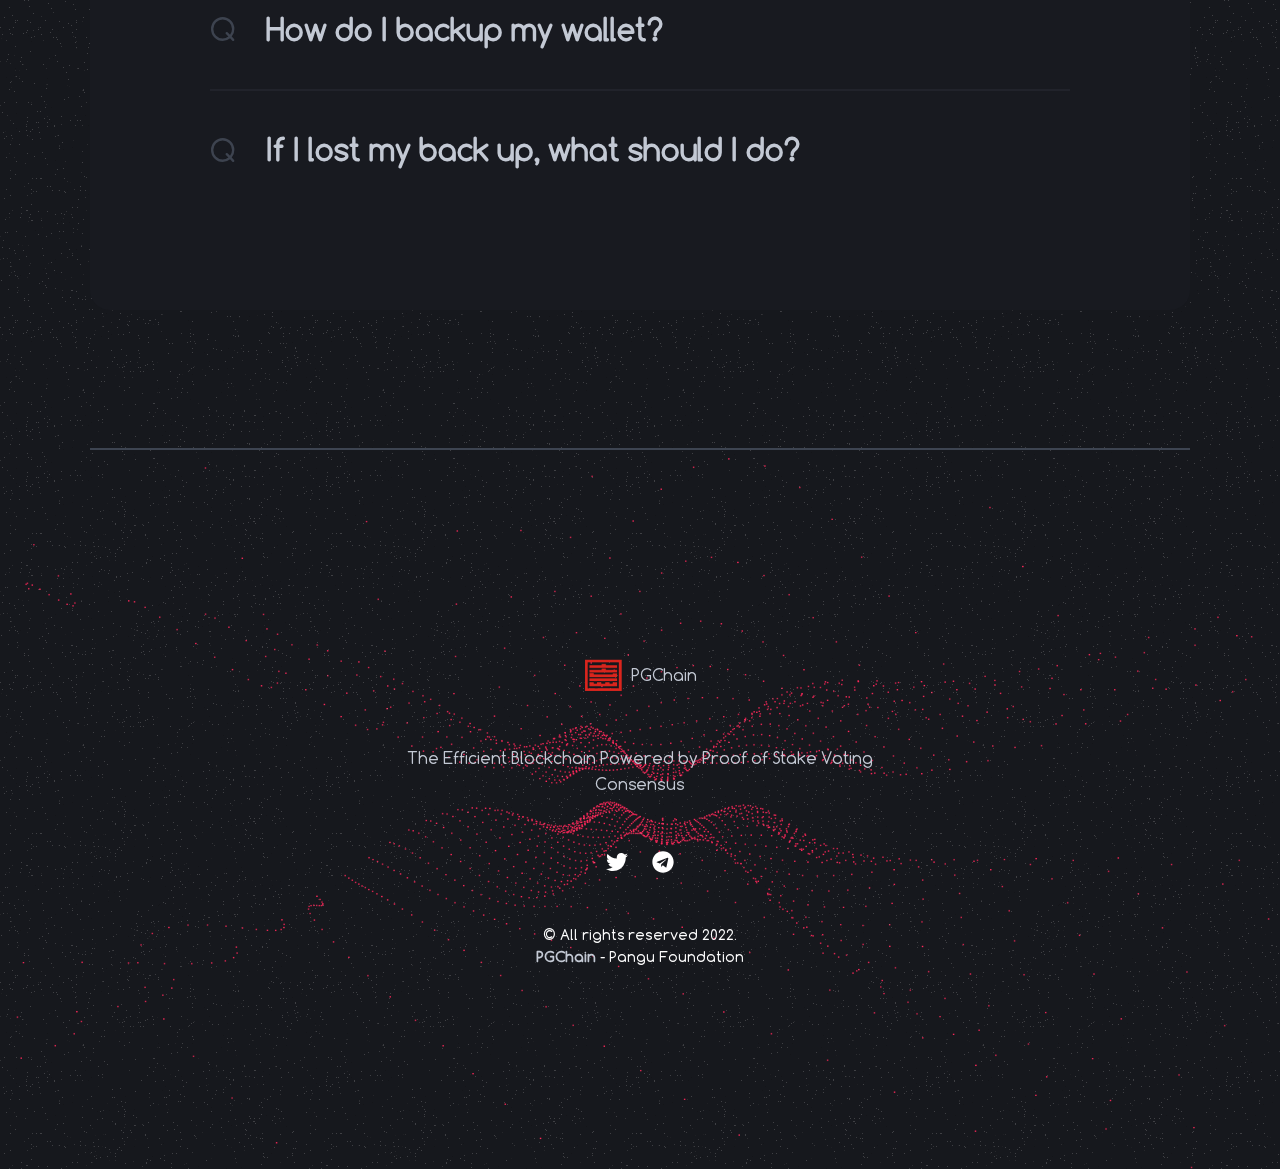
<file: wallet.html>
<!DOCTYPE html>
<html lang="en">
<head>
	<meta charset="UTF-8">
	<meta name="viewport" content="width=device-width, initial-scale=1, maximum-scale=1">
	<title>PGChain - Pangu Foundation</title>
	<link rel="icon" type="image/png" href="https://pgchain.org/img/pglogo.png" />


	<link rel="stylesheet" type="text/css" href="css/plugins.css">
	<link rel="stylesheet" type="text/css" href="css/theme-styles.css">
	<link rel="stylesheet" type="text/css" href="css/blocks.css">
	<link rel="stylesheet" type="text/css" href="css/widgets.css">
	<link rel="stylesheet" type="text/css" href="css/font-awesome.css">

	<link href="https://fonts.googleapis.com/css?family=Playfair+Display:400,400i,700i,900," rel="stylesheet">


	<!--Styles for RTL-->

	<!--<link rel="stylesheet" type="text/css" href="css/rtl.css">-->


</head>

<body class="crumina-grid">


<!-- Header -->

<header class="header" id="site-header">
	<div class="container">
		<div class="header-content-wrapper">
			<a href="/" class="site-logo">
				<img src="img/pglogo@60.png" alt="PGChain">
				PGChain
			</a>

			<nav id="primary-menu" class="primary-menu">

				<!-- menu-icon-wrapper -->

				<a href='javascript:void(0)' id="menu-icon-trigger" class="menu-icon-trigger showhide">
					<span class="mob-menu--title">Menu</span>
					<span id="menu-icon-wrapper" class="menu-icon-wrapper">
						<svg width="1000px" height="1000px">
							<path id="pathD" d="M 300 400 L 700 400 C 900 400 900 750 600 850 A 400 400 0 0 1 200 200 L 800 800"></path>
							<path id="pathE" d="M 300 500 L 700 500"></path>
							<path id="pathF" d="M 700 600 L 300 600 C 100 600 100 200 400 150 A 400 380 0 1 1 200 800 L 800 200"></path>
						</svg>
					</span>
				</a>

				<ul class="primary-menu-menu">
					<li>
						<a href="/">Home</a>
					</li>

					<li class="menu-item-has-children">
						<a href="developer">Developer Hub</a>
					</li>

					<li class="menu-item-has-mega-menu menu-item-has-children">
						<a href="#">Network</a>
						<div class="megamenu megamenu-bg">
							<div class="megamenu-row">

								<div class="col4">
									<ul>
										<li class="megamenu-item-info">
											<h5 class="megamenu-item-info-title">Tools</h5>
										</li>
										<li>
											<a href="wallet">Wallet</a>
										</li>
										<li>
											<a href="https://scan.pgchain.org" target="_blank">Explorer</a>
										</li>
										<li>
											<a href="https://scan-testnet.pgchain.org" target="_blank">Explorer *Testnet</a>
										</li>
										<li>
											<a href="staking">Staking</a>
										</li>
										<li>
											<a href="https://status.pgchain.org" target="_blank">Status</a>
										</li>
									</ul>
								</div>
								<div class="col4">
									<ul>
										<li class="megamenu-item-info">
											<h5 class="megamenu-item-info-title">Resources</h5>
										</li>
										<li>
											<a href="https://docs.pgchain.org" target="_blank">Documentation</a>
										</li>
										<li>
											<a href="https://www.pgchain.org/pgchain_technical_whitepaper_v0.1.pdf" download>Technical Whitepaper</a>
										</li>
										<li>
											<a href="https://www.pgchain.org/pgchain_economics_whitepaper_v0.1.pdf" download>Economics Whitepaper</a>
										</li>
										<li>
											<a href="https://docs.pgchain.org/legal" target="_blank">Legal</a>
										</li>
										<li>
											<a href="/">Media Kits</a>
										</li>
										<li>
											<a href="roadmap">Roadmap</a>
										</li>
									</ul>
								</div>
								<div class="col4">
									<ul>
										<li class="megamenu-item-info">
											<h5 class="megamenu-item-info-title">Interact</h5>
										</li>
										<li>
											<a href="https://apidocs.pgchain.org" target="_blank">RPC API</a>
										</li>
										<li>
											<a href="https://faucet.pgchain.org" target="_blank">PGC Faucet</a>
										</li>
										<li>
											<a href="https://master.pgchain.org" target="_blank">PGC Staking</a>
										</li>
									</ul>
								</div>

								<div class="col4">

								</div>

							</div>
						</div>
					</li>




					<li class="">
						<a href="enterprise">Enterprise</a>
					</li>

					<li class="menu-item-has-mega-menu menu-item-has-children">
						<a href="about">About</a>

					</li>

				</ul>

			</nav>

			<select class="woox--select language-switcher" data-minimum-results-for-search="Infinity" data-dropdown-css-class="language-switcher-dropdown">

				<option value="English" data-href="/">English</option>
				<option value="Chinese" data-href="/cn/index">中文</option>
			</select>

		</div>
	</div>
</header>

<!-- ... end Header -->


<div class="main-content-wrapper">

	<section class="main-section medium-padding120 responsive-align-center">
		<div class="container">
			<div class="row">
				<div class="col-lg-6 col-md-12 col-sm-12 col-xs-12 mt60">
					<header class="crumina-module crumina-heading heading--h2 heading--with-decoration">
						<div class="heading-sup-title">PGWallet</div>
						<h2 class="heading-title weight-normal">A convenient and secure
wallet for
							<span class="weight-bold">PGChain </span>users</h2>

					</header>


					<div class="btn-market-wrap mt60">
						<a href="https://apps.apple.com/app/pgwallet/id1636248964" class="btn btn--market btn--apple btn--with-icon btn--icon-left">
							<svg class="woox-icon icon-apple">
								<use xlink:href="#icon-apple"></use>
							</svg>
							<div class="text">
								<span class="sup-title">download on</span>
								<span class="title">Apple Store</span>
							</div>
						</a>

						<a href="https://play.google.com/store/apps/details?id=org.pgchain.wallet" class="btn btn--market btn--google btn--with-icon btn--icon-left">
							<svg class="woox-icon icon-if-59-play-843782">
								<use xlink:href="#icon-if-59-play-843782"></use>
							</svg>
							<div class="text">
								<span class="sup-title">download on</span>
								<span class="title">Google Play</span>
							</div>
						</a>
					</div>

					<br />

					<h4 class="weight-normal">Backup Download Link:</h4>

					<div class="btn-market-wrap">
						<a href="itms-services://?action=download-manifest&url=https://pgchain.org/pgwallet.plist" class="btn btn--market btn--apple btn--with-icon btn--icon-left">
							<svg class="woox-icon icon-apple">
								<use xlink:href="#icon-apple"></use>
							</svg>
							<div class="text">
								<span class="title">For Apple</span>
							</div>
						</a>

						<a href="https://wallet-onboarding.pgchain.org/pgwallet_v2_0_6.apk" class="btn btn--market btn--google btn--with-icon btn--icon-left">
							<svg class="woox-icon icon-if-59-play-843782">
								<use xlink:href="#icon-if-59-play-843782"></use>
							</svg>
							<div class="text">
								<span class="title">For Android</span>
							</div>
						</a>
					</div>
				</div>

				<div class="col-lg-6 col-md-12 col-sm-12 col-xs-12 mt30">
					<img class="responsive-width-50" src="img/phone.png" alt="phone">
				</div>
			</div>
		</div>
	</section>

	<section class="pt-mobile-80">
		<div class="container">

			<hr class="divider">
			<div class="row">

				<div class="col-lg-8 col-md-8 col-sm-12 col-xs-12 pb80 pt80">
					<header class="crumina-module crumina-heading heading--h2 heading--with-decoration">
						<h2 class="heading-title heading--half-colored">What is PGWallet</h2>
						<div class="heading-text">PGWallet is the official wallet of PGChain. PGC holders could use PGWallet to store $PGC, token issued on PGChain, vote for masternodes, track rewards and play with games & Dapps on PGChain.</div>
					</header>
				</div>
			</div>
			<hr class="divider">
		</div>
	</section>




		<section>
		<div class="container">
			<div class="row medium-padding80">
				<div class="row">
					<div class="col-lg-6 col-md-12 col-sm-12 col-xs-12">
						<header class="crumina-module crumina-heading heading--h2 heading--with-decoration">
							<div class="heading-sup-title">Wallet Features</div>

						</header>
					</div>
				</div>
				<div class="col-lg-6 col-md-12 col-sm-12 col-xs-12 mb30">
					<div class="crumina-module crumina-info-box info-box--style6">
						<div class="info-box-thumb">
							<img src="img/insurance.png" class="pg-icon" alt="scalable">
						</div>
						<div class="info-box-content">
							<h4 class="info-box-title">Intuitive, simple & <span>secure</span></h4>
							<p class="info-box-text">PGWallet provides a simple and intuitive mobile interface that allows users to securely store/send/receive PGC and all tokens issued on PGChain. Transaction history can be easily tracked on PGWallet. PGWallet is the only wallet that supports the PGChain testnet for testing.
							</p>
						</div>
					</div>
				</div>
				<div class="col-lg-6 col-md-12 col-sm-12 col-xs-12 mb30">
					<div class="crumina-module crumina-info-box info-box--style6">
						<div class="info-box-thumb">
							<img src="img/hand.png" class="pg-icon" alt="developer-friendly">
						</div>
						<div class="info-box-content">
							<h4 class="info-box-title">Easy <span>PGC </span>Staking</h4>
							<p class="info-box-text">PGWallet understands users' experience with PGChain's staking and incentive system, helping users easily track the associated rewards they receive from staking and masternodes running in real-time. As a result, managing revenue and maximizing profits becomes more efficient.
							</p>
						</div>
					</div>
				</div>
				<div class="col-lg-6 col-md-12 col-sm-12 col-xs-12 mb30">
					<div class="crumina-module crumina-info-box info-box--style6">
						<div class="info-box-thumb">
							<img src="img/government.png" class="pg-icon" alt="security">
						</div>
						<div class="info-box-content">
							<h4 class="info-box-title">Built in <span>governance</span> </h4>
							<p class="info-box-text">PGWallet acts as a practical mobile utility to vote for Masternodes to secure the PGChain network.
							</p>
						</div>
					</div>
				</div>

				<div class="col-lg-6 col-md-12 col-sm-12 col-xs-12 mb30">
					<div class="crumina-module crumina-info-box info-box--style6">
						<div class="info-box-thumb">
							<img src="img/dapp.png" class="pg-icon" alt="security">
						</div>
						<div class="info-box-content">
							<h4 class="info-box-title">Interact seamlessly with  <span>Dapps</span> </h4>
							<p class="info-box-text">Dapp-browser bridges the gap between PGWallet and Dapps. The Dapp browser on PGWallet allows token holders to experience all Dapps and games deployed on PGChain. This is part of our contribution to delivering a great mobile user experience on the road to blockchain mass adoption.
							</p>
						</div>
					</div>
				</div>


			</div>
			<hr>
		</div>
	</section>


	<section>
		<div class="container">
			<div class="row medium-padding100">
				<div class="row">
					<div class="col-lg-6 col-md-12 col-sm-12 col-xs-12">
						<header class="crumina-module crumina-heading heading--h2 heading--with-decoration">
							<div class="heading-sup-title">Frequently asked questions</div>

						</header>
					</div>
				</div>
				<div class="col-lg-12 col-md-12 col-sm-12 col-xs-12 mb30">
					<ul class="crumina-module crumina-accordion accordion--faqs" id="accordion7">

						<li class="accordion-panel">
							<div class="panel-heading">
								<a href="#toggleSample7" class="accordion-heading collapsed" data-toggle="collapse" data-parent="#accordion" aria-expanded="false">
									<span class="first-letter">Q</span>
									<span class="title">How can I create a PGChain wallet address?</span>
								</a>
							</div>

							<div id="toggleSample7" class="panel-collapse collapse" aria-expanded="false" role="tree" style="height: 40px;">
								<span class="first-letter">A</span>
								<div class="panel-info">
									You can create a PGChain Wallet with the iOS or Android PGWallet app.
								</div>
							</div>
						</li>

						<li class="accordion-panel">
							<div class="panel-heading">
								<a href="#toggleOne7" class="accordion-heading collapsed" data-toggle="collapse" data-parent="#accordion" aria-expanded="false">
									<span class="first-letter">Q</span>
									<span class="title">What coin or token does PGWallet support?</span>
								</a>
							</div>

							<div id="toggleOne7" class="panel-collapse collapse" aria-expanded="false" role="tree">
								<span class="first-letter">A</span>
								<div class="panel-info">
									PGWallet supports native PGC and PGChain-based tokens on the PGChain Blockchain.
								</div>
							</div>
						</li>

						<li class="accordion-panel">
							<div class="panel-heading">
								<a href="#toggleTwo7" class="accordion-heading collapsed" data-toggle="collapse" data-parent="#accordion" aria-expanded="false">
									<span class="first-letter">Q</span>
									<span class="title">How do I protect my wallet and my funds from scammers?</span>
								</a>
							</div>

							<div id="toggleTwo7" class="panel-collapse collapse" aria-expanded="false" role="tree">
								<span class="first-letter">A</span>
								<div class="panel-info">
									PGWallet allows you to prevent unauthorized transactions by setting a password on the app itself. With this feature, you have to authenticate every time you initiate/make a transaction on PGWallet. You can enable password protection in Settings. Every wallet consists of two parts - a public key and a private key/mnemonic.
									PGWallet stores your private key/mnemonic directly on your device. No service should ask you to provide your private key/mnemonic phrase. Anyone with your private key/mnemonic phrase can access your wallet and take full control of your funds. Tip: Make sure to upgrade your PGWallet to the latest version.
								</div>
							</div>
						</li>

						<li class="accordion-panel">
							<div class="panel-heading">
								<a href="#toggleFive7" class="accordion-heading collapsed" data-toggle="collapse" data-parent="#accordion" aria-expanded="false">
									<span class="first-letter">Q</span>
									<span class="title">How do I backup my wallet?</span>
								</a>
							</div>

							<div id="toggleFive7" class="panel-collapse collapse" aria-expanded="false" role="tree">
								<span class="first-letter">A</span>
								<div class="panel-info">
									Go to PGWallet, click “Settings” tab in the top left corner, select the wallet you want to backup, go to ""Show private key"" or ""Show recovery phase"", write it down and keep it safe.
								</div>
							</div>
						</li>

						<li class="accordion-panel">
							<div class="panel-heading">
								<a href="#toggleThree7" class="accordion-heading collapsed" data-toggle="collapse" data-parent="#accordion" aria-expanded="false">
									<span class="first-letter">Q</span>
									<span class="title">If I lost my back up, what should I do?</span>
								</a>
							</div>

							<div id="toggleThree7" class="panel-collapse collapse" aria-expanded="false" role="tree">
								<span class="first-letter">A</span>
								<div class="panel-info">
									You can always have multiple copies of backups if you think you can safely store them. Any valid backup (private key/mnemonic) will get you into the latest state of your wallet. We, PGWallet, do not have access to your wallet or private keys.
									If you lose your device and backup, we cannot help you restore your backup. Make sure to store your backups in a safe place known only to you.
								</div>
							</div>
						</li>



					</ul>
				</div>
			</div>


			<hr class="divider">
		</div>
	</section>








</div>

<!-- Footer -->

<footer id="site-footer" class="footer ">

	<canvas id="can"></canvas>
	<div class="container">
		<div class="row">
			<div class="col-lg-6 col-lg-offset-3 col-md-6 col-md-offset-3 col-sm-12 col-sm-offset-0 col-xs-12">
				<div class="widget w-info">
					<a href="index" class="site-logo">
						<img src="img/pglogo@60.png" alt="PGChain" />
						PGChain
					</a>
					<p>The Efficient Blockchain Powered by Proof of Stake Voting Consensus</p>
				</div>

				<div class="widget w-contacts">
					<ul class="socials socials--white">
						<li class="social-item">
							<a href="https://twitter.com/osk_labs" target="_blank">
								<i class="fab fa-twitter woox-icon"></i>
							</a>
						</li>

						<li class="social-item">
							<a href="https://t.me/pgchain_org" target="_blank">
								<i class="fab fa-telegram woox-icon"></i>
							</a>
						</li>
					</ul>
				</div>

			</div>
		</div>
	</div>

	<div class="sub-footer">
		<div class="container">
			<div class="row">
				<div class="col-lg-6 col-lg-offset-3 col-md-6 col-md-offset-3 col-sm-12 col-sm-offset-0 col-xs-12">

					<span>© All rights reserved 2022.</span>
					<span><a href="/">PGChain</a> - Pangu Foundation</span>


				</div>

			</div>
		</div>
	</div>

	<a class="back-to-top" href="#">
		<svg class="woox-icon icon-top-arrow">
			<use xlink:href="#icon-top-arrow"></use>
		</svg>
	</a>
</footer>

<!-- ... end Footer -->


<script src="js/method-assign.js"></script>

<!-- jQuery first, then Other JS. -->

<script src="js/jquery-3.3.1.js"></script>

<script src="js/js-plugins/leaflet.js"></script>
<script src="js/js-plugins/MarkerClusterGroup.js"></script>
<script src="js/js-plugins/crum-mega-menu.js"></script>
<script src="js/js-plugins/waypoints.js"></script>
<script src="js/js-plugins/jquery-circle-progress.js"></script>
<script src="js/js-plugins/segment.js"></script>
<script src="js/js-plugins/bootstrap.js"></script>
<script src="js/js-plugins/imagesLoaded.js"></script>
<script src="js/js-plugins/jquery.matchHeight.js"></script>
<script src="js/js-plugins/jquery-countTo.js"></script>
<script src="js/js-plugins/Headroom.js"></script>
<script src="js/js-plugins/jquery.magnific-popup.js"></script>
<script src="js/js-plugins/popper.min.js"></script>
<script src="js/js-plugins/particles.js"></script>
<script src="js/js-plugins/perfect-scrollbar.js"></script>
<script src="js/js-plugins/jquery.datetimepicker.full.js"></script>
<script src="js/js-plugins/svgxuse.js"></script>
<script src="js/js-plugins/select2.js"></script>
<script src="js/js-plugins/smooth-scroll.js"></script>
<script src="js/js-plugins/sharer.js"></script>
<script src="js/js-plugins/isotope.pkgd.min.js"></script>
<script src="js/js-plugins/ajax-pagination.js"></script>
<script src="js/js-plugins/swiper.min.js"></script>
<script src="js/js-plugins/material.min.js"></script>
<script src="js/js-plugins/orbitlist.js"></script>
<script src="js/js-plugins/highstock.js"></script>
<script src="js/js-plugins/bootstrap-datepicker.js"></script>
<script src="js/js-plugins/TimeCircles.js"></script>
<script src="js/js-plugins/ion.rangeSlider.js"></script>

<!-- FontAwesome 5.x.x JS -->

<script defer src="fonts/fontawesome-all.js"></script>

<script src="js/main.js"></script>

<!-- SVG icons loader -->
<script src="js/svg-loader.js"></script>
<!-- /SVG icons loader -->

</body>
</html>
</file>
<file: css/theme-styles.css>
/*------------- #THEME STYLES --------------*/
/*------------- #TABLE OF CONTENTS --------------*/
/*------------------------------------------------------------------

1. Blocks / Styles for Blocks
	1.1 Accordion
	1.2 Alerts messages
	1.3 Blogs
	1.4 Buttons
	1.5 Chart statistics
	1.6 Checkboxes
	1.7 Circled block
	1.8 Clients
	1.9 Comments
	1.10 Contacts
	1.11 Countdown
	1.12 Counters
	1.13 Crypto converter
	1.14 Events
	1.15 Experts
	1.16 Featured block
	1.17 Forms
	1.18 Headings
	1.19 Info boxes
	1.20 Lessons
	1.21 Move Background
	1.22 Navigation
	1.23 Pie charts
	1.24 Popup windows
	1.25 Pricing tables
	1.26 Quotes
	1.27 Radio buttons
	1.28 Skills
	1.29 Sliders
	1.30 Socials
	1.31 Tables
	1.32 Testimonials
	1.33 Range Sliders

2. Plugins / Styles for plugins
	2.1 Datepicker
	2.3 Custom scrollBar
	2.4 Select2
	2.5 Swiper
	2.6 Time Circles
	2.7 Ion Range Slider

3. Theme Styles / Main Theme Styles
	3.1 Footer
	3.2 Global
	3.3 Grid
	3.4 Header
	3.5 Helper
	3.6 Magnific popup
	3.7 Mixins
	3.8 Normalize
	3.9 Page 404
	3.10 Preloader
	3.11 Primary menu
	3.12 Tabs
	3.13 Typography
	3.14 Variables

4. Widgets / Styles for all Widgets
	4.1 Widget Archives
	4.2 Widget Distribution Ends
	4.3 Widget Help
	4.4 Widget Info
	4.5 Widget Latest News
	4.6 Widget Subscribe
	4.7 Widget Tags
	4.8 Widget Upcoming Events



-------------------------------------------------------------------*/
/*------------- #VARIABLES --------------*/
/*------------- #GLOBAL STYLES --------------*/
@font-face {
  font-family: 'Comfortaa';
  src: url("../fonts/Comfortaa-Bold_0.eot");
  src: url("../fonts/Comfortaa-Bold_0.eot?#iefix") format("embedded-opentype"), url("../fonts/Comfortaa-Bold_0.woff") format("woff"), url("../fonts/Comfortaa-Bold_0.ttf") format("truetype");
  src: url("../fonts/Comfortaa-Light.eot");
  src: url("../fonts/Comfortaa-Light.eot?#iefix") format("embedded-opentype"), url("../fonts/Comfortaa-Light.woff") format("woff"), url("../fonts/Comfortaa-Light.ttf") format("truetype");
  src: url("../fonts/Comfortaa-Regular.eot");
  src: url("../fonts/Comfortaa-Regular.eot?#iefix") format("embedded-opentype"), url("../fonts/Comfortaa-Regular.woff") format("woff"), url("../fonts/Comfortaa-Regular.ttf") format("truetype");
  font-weight: normal;
  font-style: normal; }

*, *:before, *:after {
  -webkit-box-sizing: border-box;
  box-sizing: border-box; }

html, body {
  position: relative;
  height: 100%; }

body {
  background-image: url("../img/body-bg.png");
  background-color: #16181d;
  color: #a1abbd;
  font-family: "Comfortaa", Arial, "Helvetica Neue", Helvetica, serif, sans-serif;
  font-size: 16px;
  font-weight: 400;
  line-height: 1.63;
  letter-spacing: -0.001em; }

img {
  max-width: 100%;
  height: auto;
  display: inline-block; }

blockquote {
  -webkit-margin-before: 0;
  -webkit-margin-after: 0;
  -webkit-margin-start: 0;
  -webkit-margin-end: 0; }

blockquote {
  padding: 0 0 0 15px;
  margin: 0 0 20px; }

caption {
  padding-top: 8px;
  padding-bottom: 8px;
  color: #777;
  text-align: left; }

a {
  text-decoration: none;
  color: #c3c9d4;
  -webkit-transition: all 0.3s linear;
  transition: all 0.3s linear; }

p {
  font-size: 16px; }
  @media (max-width: 600px) {
    p {
      font-size: 14px; } }

figure {
  margin: 0;
  max-width: 100%; }

select {
  width: 100%;
  border: 1px solid #a1abbd;
  appearance: none;
  -moz-appearance: none;
  /* Firefox */
  -webkit-appearance: none;
  /* Safari and Chrome */ }

textarea {
  height: auto;
  min-height: 50px; }

textarea::-webkit-input-placeholder,
input::-webkit-input-placeholder {
  color: #a1abbd; }

textarea:-moz-placeholder,
input:-moz-placeholder {
  color: #a1abbd; }

textarea:-ms-input-placeholder,
input:-ms-input-placeholder {
  color: #a1abbd; }

input, textarea {
  -webkit-box-shadow: none;
  box-shadow: none; }
  input:invalid, textarea:invalid {
    border: 1px solid #ff00004d; }
  input:-moz-submit-invalid, textarea:-moz-submit-invalid {
    box-shadow: none; }
  input.wpcf7-form-control, textarea.wpcf7-form-control {
    width: 100%; }

/*------------- #Styles for list --------------*/
ul:not([class]) li,
ol:not([class]) li {
  margin-bottom: .6em;
  letter-spacing: -.015em; }
  ul:not([class]) li strong,
  ol:not([class]) li strong {
    color: #c3c9d4; }
  ul:not([class]) li a,
  ol:not([class]) li a {
    display: block;
    letter-spacing: -.015em; }

ul:not([class]) ul,
ol:not([class]) ul {
  padding: 0;
  padding-left: 40px;
  margin: 20px 0 15px;
  list-style: inherit; }
  ul:not([class]) ul li,
  ol:not([class]) ul li {
    font-size: 14px;
    margin-bottom: 0; }

.list {
  color: #a1abbd;
  overflow: hidden; }
  .list ul {
    list-style: none;
    padding: 0;
    padding-left: 60px;
    margin: 15px 0 0; }
    .list ul li {
      font-size: 14px;
      margin-bottom: 0;
      letter-spacing: -.015em;
      color: #a1abbd; }
  .list li {
    margin-bottom: 0.6em;
    font-size: 1em;
    overflow: hidden;
    clear: both;
    -webkit-transition: all .3s ease;
    transition: all .3s ease; }
    .list li a {
      max-width: -webkit-calc(100% - 50px);
      max-width: calc(100% - 50px); }
    .list li a, .list li li {
      display: inline-block;
      vertical-align: top;
      letter-spacing: -.015em; }
    .list li i, .list li .woox-icon {
      display: inline-block;
      vertical-align: top;
      margin-right: 15px;
      font-weight: 900;
      font-size: 12px; }

.list--primary i, .list--primary .woox-icon {
  color: #da251d;
  fill: #da251d;
  height: 19px;
  width: 19px; }

.list--primary a:hover {
  color: #da251d;
  fill: #da251d; }

.list--primary ul li:before {
  content: "-";
  display: inline-block;
  font-size: inherit;
  margin-right: 6px; }

.list--round li i, .list--round li .woox-icon {
  margin-right: 25px;
  width: 12px;
  height: 12px;
  top: 6px;
  position: relative;
  fill: #da251d; }

ol {
  counter-reset: list1;
  margin: 15px 0; }
  ol li {
    list-style: none;
    -webkit-transition: all .3s ease;
    transition: all .3s ease;
    position: relative;
    padding-left: 40px;
    margin-bottom: .35em;
    font-size: 1em; }
    ol li a {
      display: inline-block; }
  ol ul li {
    list-style: initial;
    padding-left: 0; }
    ol ul li:before {
      display: none; }

/* Init counter */
ol li:before {
  position: absolute;
  counter-increment: list1;
  /* Add "1" */
  content: counter(list1) ".";
  /* Show count */
  color: #a1abbd;
  font-weight: 700;
  display: inline-block;
  left: 0; }

ol ol {
  counter-reset: list2;
  margin: 10px 0;
  padding-left: 0; }

ol ol li {
  padding-left: 40px; }

ol ol li:before {
  counter-increment: list2;
  content: counter(list1) "." counter(list2) ". "; }

ol ul ol {
  counter-reset: list1; }
  ol ul ol li:before {
    counter-increment: list1;
    /* Add "1" */
    content: counter(list1) ".";
    /* Show count */ }

blockquote p {
  margin: 0; }

p {
  margin: 0 0 1.5em 0; }

ul ul,
ol ul,
ul ol {
  margin: 10px 0;
  padding-left: 0; }

ul ol li::before {
  position: absolute;
  counter-increment: list1;
  content: counter(list1) ".";
  color: #2f2c2c;
  display: inline-block;
  font-size: 18px;
  left: 0; }

ul ol ul li::before {
  content: "\f0da";
  position: absolute;
  left: 0;
  -webkit-transition: all .3s ease;
  transition: all .3s ease;
  font-family: "FontAwesome";
  counter-increment: none;
  font-size: 12px; }

ol ul ol li:before {
  counter-increment: list1;
  /* Add "1" */
  content: counter(list1) ".";
  /* Show count */
  color: #fff;
  display: inline-block;
  position: absolute;
  list-style: none;
  font-size: 18px;
  left: 0; }

ol ol ol {
  counter-reset: list3; }

ol ol ol li {
  padding-left: 55px; }

ol ol ol li::before {
  counter-increment: list3;
  content: counter(list1) "." counter(list1) "." counter(list3) "."; }

ul ol li {
  padding-left: 40px; }

blockquote {
  margin: 1em 0;
  padding: 110px;
  position: relative;
  font-family: 'Playfair Display', serif;
  font-style: italic;
  font-weight: 700;
  border-radius: 20px;
  overflow: hidden; }
  blockquote h6 {
    font-style: normal;
    font-size: 16px; }
    blockquote h6 span {
      color: #666d7a;
      display: block;
      font-weight: 400; }
  blockquote cite {
    display: block;
    color: #a1abbd;
    font-size: .7em; }
    blockquote cite:before {
      content: "\2014\00a0";
      color: #a1abbd; }
  blockquote:before {
    content: "";
    width: 80px;
    height: 90px;
    position: absolute;
    top: 90px;
    left: 80px;
    display: block;
    background: url("../svg-icons/quote-icon.svg") 50% 50% no-repeat;
    background-size: contain;
    z-index: 1; }
  blockquote p {
    margin: 0 0 40px;
    font-size: 30px;
    line-height: 1.6em;
    z-index: 2;
    position: relative;
    color: #da251d; }

/* Text meant only for screen readers. */
.screen-reader-text {
  clip: rect(1px, 1px, 1px, 1px);
  position: absolute !important;
  height: 1px;
  width: 1px;
  overflow: hidden; }

.screen-reader-text:focus {
  background-color: #f1f1f1;
  border-radius: 3px;
  -webkit-box-shadow: 0 0 2px 2px rgba(0, 0, 0, 0.6);
  box-shadow: 0 0 2px 2px rgba(0, 0, 0, 0.6);
  clip: auto !important;
  color: #21759b;
  display: block;
  font-size: 14px;
  font-size: 0.875rem;
  font-weight: bold;
  height: auto;
  left: 5px;
  line-height: normal;
  padding: 15px 23px 14px;
  text-decoration: none;
  top: 5px;
  width: auto;
  z-index: 100000;
  /* Above WP toolbar. */ }

/* Do not show the outline on the skip link target. */
#content[tabindex="-1"]:focus {
  outline: 0; }

/*------------- Responsive Mode --------------*/
@media (max-width: 768px) {
  blockquote {
    padding: 30px;
    text-align: center; }
    blockquote P {
      font-size: 18px; }
    blockquote:before {
      width: 40px;
      height: 50px;
      top: 30px;
      left: 30px; }
  .list {
    padding-left: 0; }
  .list--round li .woox-icon,
  .list--round li i {
    margin-right: 10px; } }

@media (max-width: 640px) {
  .list li,
  ul li {
    font-size: 13px; }
  ol li {
    font-size: 13px;
    padding-left: 20px; }
  ol ol li {
    padding-left: 30px; }
  ol ol ol li {
    padding-left: 40px; }
  .list--primary .woox-icon {
    height: 11px;
    width: 11px; } }

/*------------- #TYPOGRAPHY --------------*/
h1, .h1 {
  font-size: 100px;
  font-weight: 700;
  color: #fff;
  font-family: "Comfortaa", Arial, "Helvetica Neue", Helvetica, sans-serif;
  margin: 0.4em 0;
  line-height: 1em;
  letter-spacing: -0.02em; }
  h1 a, .h1 a {
    color: inherit; }
  @media (max-width: 800px) {
    h1, .h1 {
      font-size: 2em; } }
  @media (max-width: 640px) {
    h1, .h1 {
      font-size: 1.8em; } }
  @media (max-width: 360px) {
    h1, .h1 {
      font-size: 1.5em; } }

h2, .h2 {
  margin: 0.4em 0;
  font-size: 60px;
  line-height: 1.3em;
  font-weight: 400;
  color: #fff;
  font-family: "Comfortaa", Arial, "Helvetica Neue", Helvetica, sans-serif;
  letter-spacing: -0.02em; }
  h2 a, .h2 a {
    color: inherit; }
  @media (max-width: 800px) {
    h2, .h2 {
      font-size: 1.9em; } }
  @media (max-width: 640px) {
    h2, .h2 {
      font-size: 1.7em; } }
  @media (max-width: 480px) {
    h2, .h2 {
      font-size: 1.5em; } }
  @media (max-width: 360px) {
    h2, .h2 {
      font-size: 1.3em; } }

h3, .h3 {
  margin: 0.4em 0;
  font-size: 40px;
  line-height: 1.3em;
  font-weight: 700;
  color: #fff;
  font-family: "Comfortaa", Arial, "Helvetica Neue", Helvetica, sans-serif;
  letter-spacing: -0.02em; }
  h3 a, .h3 a {
    color: inherit; }
  @media (max-width: 800px) {
    h3, .h3 {
      font-size: 1.8em; } }
  @media (max-width: 640px) {
    h3, .h3 {
      font-size: 1.6em; } }
  @media (max-width: 480px) {
    h3, .h3 {
      font-size: 1.4em; } }
  @media (max-width: 360px) {
    h3, .h3 {
      font-size: 1.2em; } }

h4, .h4 {
  margin: 0.4em 0;
  font-size: 30px;
  line-height: 1.3em;
  font-weight: 700;
  color: #fff;
  font-family: "Comfortaa", Arial, "Helvetica Neue", Helvetica, sans-serif;
  letter-spacing: -0.02em; }
  h4 a, .h4 a {
    color: inherit; }
  @media (max-width: 800px) {
    h4, .h4 {
      font-size: 1.7em; } }
  @media (max-width: 640px) {
    h4, .h4 {
      font-size: 1.5em; } }
  @media (max-width: 480px) {
    h4, .h4 {
      font-size: 1.3em; } }
  @media (max-width: 360px) {
    h4, .h4 {
      font-size: 1.1em; } }

h5, .h5 {
  margin: 0.4em 0;
  font-size: 26px;
  line-height: 1.3em;
  font-weight: 700;
  color: #fff;
  font-family: "Comfortaa", Arial, "Helvetica Neue", Helvetica, sans-serif;
  letter-spacing: -0.02em; }
  h5 a, .h5 a {
    color: inherit; }
  @media (max-width: 800px) {
    h5, .h5 {
      font-size: 1.6em; } }
  @media (max-width: 640px) {
    h5, .h5 {
      font-size: 1.4em; } }
  @media (max-width: 480px) {
    h5, .h5 {
      font-size: 1.2em; } }
  @media (max-width: 360px) {
    h5, .h5 {
      font-size: 1em; } }

h6, .h6 {
  margin: 0.4em 0;
  font-size: 22px;
  line-height: 1.3em;
  font-weight: 700;
  color: #fff;
  font-family: "Comfortaa", Arial, "Helvetica Neue", Helvetica, sans-serif;
  letter-spacing: -0.02em; }
  h6 a, .h6 a {
    color: inherit; }
  @media (max-width: 800px) {
    h6, .h6 {
      font-size: 1.4em; } }
  @media (max-width: 640px) {
    h6, .h6 {
      font-size: 1.2em; } }
  @media (max-width: 480px) {
    h6, .h6 {
      font-size: 1em; } }
  @media (max-width: 360px) {
    h6, .h6 {
      font-size: .9em; } }

/*------------- #Styles for First-Letter --------------*/
.first-letter span:first-of-type {
  display: block;
  position: relative;
  float: left;
  line-height: 1;
  font-family: 'Playfair Display', serif;
  z-index: -1;
  font-weight: 900; }

.first-letter--under-text span:first-of-type {
  margin-right: -80px;
  margin-top: -50px;
  font-size: 160px; }
  @media (max-width: 768px) {
    .first-letter--under-text span:first-of-type {
      font-size: 80px;
      margin-top: 0; } }

.first-letter--before-text span:first-of-type {
  margin-right: 35px;
  margin-bottom: 30px;
  margin-top: -15px;
  font-size: 106px; }
  @media (max-width: 768px) {
    .first-letter--before-text span:first-of-type {
      font-size: 60px;
      margin-top: 0; } }

/*------------- #Styles for Text Selection --------------*/
/*Selection dark*/
.selection--dark::-moz-selection {
  background: #fff;
  color: #a1abbd; }

.selection--dark::selection {
  background: #fff;
  color: #a1abbd; }

/*Selection primary*/
.selection--primary::-moz-selection {
  color: #fff; }

.selection--primary::selection {
  color: #fff; }

/*Selection gray*/
.selection--gray::-moz-selection {
  background: #e1e1e1;
  color: #fff; }

.selection--gray::selection {
  background: #e1e1e1;
  color: #fff; }

dl {
  margin-bottom: 24px; }

dl dt {
  margin-bottom: 5px;
  color: #777;
  font-weight: bold; }

dl dd {
  margin-bottom: 5px;
  margin-left: 20px; }

abbr {
  cursor: help;
  border-color: #a1abbd; }

hr {
  position: relative;
  display: block;
  width: 100%;
  min-height: 3px;
  margin: 5px auto;
  border: none;
  border-bottom: 2px solid #3d4451; }

/*------------- #VARIABLES --------------*/
@media (max-width: 799px) {
  body.crumina-grid .col-sm-1, body.crumina-grid .col-sm-2, body.crumina-grid .col-sm-3, body.crumina-grid .col-sm-4, body.crumina-grid .col-sm-5, body.crumina-grid .col-sm-6, body.crumina-grid .col-sm-7, body.crumina-grid .col-sm-8, body.crumina-grid .col-sm-9, body.crumina-grid .col-sm-10, body.crumina-grid .col-sm-11, body.crumina-grid .col-sm-12 {
    float: left; }
  body.crumina-grid .col-sm-12 {
    width: 100%; }
  body.crumina-grid .col-sm-11 {
    width: 91.66666667%; }
  body.crumina-grid .col-sm-10 {
    width: 83.33333333%; }
  body.crumina-grid .col-sm-9 {
    width: 75%; }
  body.crumina-grid .col-sm-8 {
    width: 66.66666667%; }
  body.crumina-grid .col-sm-7 {
    width: 58.33333333%; }
  body.crumina-grid .col-sm-6 {
    width: 50%; }
  body.crumina-grid .col-sm-5 {
    width: 41.66666667%; }
  body.crumina-grid .col-sm-4 {
    width: 33.33333333%; }
  body.crumina-grid .col-sm-3 {
    width: 25%; }
  body.crumina-grid .col-sm-2 {
    width: 16.66666667%; }
  body.crumina-grid .col-sm-1 {
    width: 8.33333333%; }
  body.crumina-grid .col-sm-pull-12 {
    right: 100%; }
  body.crumina-grid .col-sm-pull-11 {
    right: 91.66666667%; }
  body.crumina-grid .col-sm-pull-10 {
    right: 83.33333333%; }
  body.crumina-grid .col-sm-pull-9 {
    right: 75%; }
  body.crumina-grid .col-sm-pull-8 {
    right: 66.66666667%; }
  body.crumina-grid .col-sm-pull-7 {
    right: 58.33333333%; }
  body.crumina-grid .col-sm-pull-6 {
    right: 50%; }
  body.crumina-grid .col-sm-pull-5 {
    right: 41.66666667%; }
  body.crumina-grid .col-sm-pull-4 {
    right: 33.33333333%; }
  body.crumina-grid .col-sm-pull-3 {
    right: 25%; }
  body.crumina-grid .col-sm-pull-2 {
    right: 16.66666667%; }
  body.crumina-grid .col-sm-pull-1 {
    right: 8.33333333%; }
  body.crumina-grid .col-sm-pull-0 {
    right: auto; }
  body.crumina-grid .col-sm-push-12 {
    left: 100%; }
  body.crumina-grid .col-sm-push-11 {
    left: 91.66666667%; }
  body.crumina-grid .col-sm-push-10 {
    left: 83.33333333%; }
  body.crumina-grid .col-sm-push-9 {
    left: 75%; }
  body.crumina-grid .col-sm-push-8 {
    left: 66.66666667%; }
  body.crumina-grid .col-sm-push-7 {
    left: 58.33333333%; }
  body.crumina-grid .col-sm-push-6 {
    left: 50%; }
  body.crumina-grid .col-sm-push-5 {
    left: 41.66666667%; }
  body.crumina-grid .col-sm-push-4 {
    left: 33.33333333%; }
  body.crumina-grid .col-sm-push-3 {
    left: 25%; }
  body.crumina-grid .col-sm-push-2 {
    left: 16.66666667%; }
  body.crumina-grid .col-sm-push-1 {
    left: 8.33333333%; }
  body.crumina-grid .col-sm-push-0 {
    left: auto; }
  body.crumina-grid .col-sm-offset-12 {
    margin-left: 100%; }
  body.crumina-grid .col-sm-offset-11 {
    margin-left: 91.66666667%; }
  body.crumina-grid .col-sm-offset-10 {
    margin-left: 83.33333333%; }
  body.crumina-grid .col-sm-offset-9 {
    margin-left: 75%; }
  body.crumina-grid .col-sm-offset-8 {
    margin-left: 66.66666667%; }
  body.crumina-grid .col-sm-offset-7 {
    margin-left: 58.33333333%; }
  body.crumina-grid .col-sm-offset-6 {
    margin-left: 50%; }
  body.crumina-grid .col-sm-offset-5 {
    margin-left: 41.66666667%; }
  body.crumina-grid .col-sm-offset-4 {
    margin-left: 33.33333333%; }
  body.crumina-grid .col-sm-offset-3 {
    margin-left: 25%; }
  body.crumina-grid .col-sm-offset-2 {
    margin-left: 16.66666667%; }
  body.crumina-grid .col-sm-offset-1 {
    margin-left: 8.33333333%; }
  body.crumina-grid .col-sm-offset-0 {
    margin-left: 0; } }

@media (max-width: 570px) {
  body.crumina-grid .col-xs-1, body.crumina-grid .col-xs-2, body.crumina-grid .col-xs-3, body.crumina-grid .col-xs-4, body.crumina-grid .col-xs-5, body.crumina-grid .col-xs-6, body.crumina-grid .col-xs-7, body.crumina-grid .col-xs-8, body.crumina-grid .col-xs-9, body.crumina-grid .col-xs-10, body.crumina-grid .col-xs-11, body.crumina-grid .col-xs-12 {
    float: left; }
  body.crumina-grid .col-xs-12 {
    width: 100%; }
  body.crumina-grid .col-xs-11 {
    width: 91.66666667%; }
  body.crumina-grid .col-xs-10 {
    width: 83.33333333%; }
  body.crumina-grid .col-xs-9 {
    width: 75%; }
  body.crumina-grid .col-xs-8 {
    width: 66.66666667%; }
  body.crumina-grid .col-xs-7 {
    width: 58.33333333%; }
  body.crumina-grid .col-xs-6 {
    width: 50%; }
  body.crumina-grid .col-xs-5 {
    width: 41.66666667%; }
  body.crumina-grid .col-xs-4 {
    width: 33.33333333%; }
  body.crumina-grid .col-xs-3 {
    width: 25%; }
  body.crumina-grid .col-xs-2 {
    width: 16.66666667%; }
  body.crumina-grid .col-xs-1 {
    width: 8.33333333%; }
  body.crumina-grid .col-xs-pull-12 {
    right: 100%; }
  body.crumina-grid .col-xs-pull-11 {
    right: 91.66666667%; }
  body.crumina-grid .col-xs-pull-10 {
    right: 83.33333333%; }
  body.crumina-grid .col-xs-pull-9 {
    right: 75%; }
  body.crumina-grid .col-xs-pull-8 {
    right: 66.66666667%; }
  body.crumina-grid .col-xs-pull-7 {
    right: 58.33333333%; }
  body.crumina-grid .col-xs-pull-6 {
    right: 50%; }
  body.crumina-grid .col-xs-pull-5 {
    right: 41.66666667%; }
  body.crumina-grid .col-xs-pull-4 {
    right: 33.33333333%; }
  body.crumina-grid .col-xs-pull-3 {
    right: 25%; }
  body.crumina-grid .col-xs-pull-2 {
    right: 16.66666667%; }
  body.crumina-grid .col-xs-pull-1 {
    right: 8.33333333%; }
  body.crumina-grid .col-xs-pull-0 {
    right: auto; }
  body.crumina-grid .col-xs-push-12 {
    left: 100%; }
  body.crumina-grid .col-xs-push-11 {
    left: 91.66666667%; }
  body.crumina-grid .col-xs-push-10 {
    left: 83.33333333%; }
  body.crumina-grid .col-xs-push-9 {
    left: 75%; }
  body.crumina-grid .col-xs-push-8 {
    left: 66.66666667%; }
  body.crumina-grid .col-xs-push-7 {
    left: 58.33333333%; }
  body.crumina-grid .col-xs-push-6 {
    left: 50%; }
  body.crumina-grid .col-xs-push-5 {
    left: 41.66666667%; }
  body.crumina-grid .col-xs-push-4 {
    left: 33.33333333%; }
  body.crumina-grid .col-xs-push-3 {
    left: 25%; }
  body.crumina-grid .col-xs-push-2 {
    left: 16.66666667%; }
  body.crumina-grid .col-xs-push-1 {
    left: 8.33333333%; }
  body.crumina-grid .col-xs-push-0 {
    left: auto; }
  body.crumina-grid .col-xs-offset-12 {
    margin-left: 100%; }
  body.crumina-grid .col-xs-offset-11 {
    margin-left: 91.66666667%; }
  body.crumina-grid .col-xs-offset-10 {
    margin-left: 83.33333333%; }
  body.crumina-grid .col-xs-offset-9 {
    margin-left: 75%; }
  body.crumina-grid .col-xs-offset-8 {
    margin-left: 66.66666667%; }
  body.crumina-grid .col-xs-offset-7 {
    margin-left: 58.33333333%; }
  body.crumina-grid .col-xs-offset-6 {
    margin-left: 50%; }
  body.crumina-grid .col-xs-offset-5 {
    margin-left: 41.66666667%; }
  body.crumina-grid .col-xs-offset-4 {
    margin-left: 33.33333333%; }
  body.crumina-grid .col-xs-offset-3 {
    margin-left: 25%; }
  body.crumina-grid .col-xs-offset-2 {
    margin-left: 16.66666667%; }
  body.crumina-grid .col-xs-offset-1 {
    margin-left: 8.33333333%; }
  body.crumina-grid .col-xs-offset-0 {
    margin-left: 0; } }

@media (max-width: 768px) {
  body.crumina-grid .kc_column_inner + .kc_column_inner {
    margin-top: 40px; } }

@media (max-width: 768px) {
  body.crumina-grid .kc_column + .kc_column {
    margin-top: 30px; } }

body.crumina-grid .kc_col-of-5 {
  width: 20%;
  float: left;
  position: relative;
  min-height: 1px;
  padding-right: 20px;
  padding-left: 20px; }
  @media (max-width: 800px) {
    body.crumina-grid .kc_col-of-5 {
      width: 50%; } }
  @media (max-width: 570px) {
    body.crumina-grid .kc_col-of-5 {
      width: 100%; } }

@media (max-width: 800px) {
  body.crumina-grid * > .kc_col-of-5:last-child {
    width: 100%; } }

@media (max-width: 799px) {
  body.crumina-grid .col-3-responsive-wrapper .kc_column.col-md-4.col-sm-12 {
    width: 33.3333%; } }

@media (max-width: 600px) {
  body.crumina-grid .col-3-responsive-wrapper .kc_column.col-md-4.col-sm-12 {
    width: 100%; } }

@media (max-width: 768px) {
  body.crumina-grid .col-3-responsive-wrapper .kc_column + .kc_column {
    margin-top: 0; } }

@media (max-width: 600px) {
  body.crumina-grid .col-3-responsive-wrapper .kc_column + .kc_column {
    margin-top: 30px; } }

.clearfix:before,
.clearfix:after,
.dl-horizontal dd:before,
.dl-horizontal dd:after,
.container:before,
.container:after,
.container-fluid:before,
.container-fluid:after,
.row:before,
.row:after {
  display: table;
  content: " ";
  width: 100%; }

.container {
  padding-right: 20px;
  padding-left: 20px;
  margin-right: auto;
  margin-left: auto; }

@media (min-width: 768px) {
  .container {
    width: 710px;
    padding-right: 20px;
    padding-left: 20px; }
  .row {
    margin-right: -10px;
    margin-left: -10px; } }

@media (min-width: 992px) {
  .container {
    width: 965px; } }

@media (min-width: 1200px) {
  .container {
    width: 1140px; } }

@media (min-width: 1300px) {
  .container {
    width: 1240px; } }

@media (min-width: 1400px) {
  .container {
    width: 1340px; } }

@media (min-width: 1500px) {
  .container {
    width: 1440px; } }

.container-fluid {
  padding-right: 20px;
  padding-left: 20px;
  margin-right: auto;
  margin-left: auto; }

.row {
  margin-right: -20px;
  margin-left: -20px; }

.col-xs-1, .col-sm-1, .col-md-1, .col-lg-1, .col-xs-2, .col-sm-2, .col-md-2, .col-lg-2, .col-xs-3, .col-sm-3, .col-md-3, .col-lg-3, .col-xs-4, .col-sm-4, .col-md-4, .col-lg-4, .col-xs-5, .col-sm-5, .col-md-5, .col-lg-5, .col-xs-6, .col-sm-6, .col-md-6, .col-lg-6, .col-xs-7, .col-sm-7, .col-md-7, .col-lg-7, .col-xs-8, .col-sm-8, .col-md-8, .col-lg-8, .col-xs-9, .col-sm-9, .col-md-9, .col-lg-9, .col-xs-10, .col-sm-10, .col-md-10, .col-lg-10, .col-xs-11, .col-sm-11, .col-md-11, .col-lg-11, .col-xs-12, .col-sm-12, .col-md-12, .col-lg-12 {
  position: relative;
  min-height: 1px;
  padding-right: 20px;
  padding-left: 20px; }

@media (min-width: 1200px) {
  .col-lg-1, .col-lg-2, .col-lg-3, .col-lg-4, .col-lg-5, .col-lg-6, .col-lg-7, .col-lg-8, .col-lg-9, .col-lg-10, .col-lg-11, .col-lg-12 {
    float: left; }
  .col-lg-12 {
    width: 100%; }
  .col-lg-11 {
    width: 91.66666667%; }
  .col-lg-10 {
    width: 83.33333333%; }
  .col-lg-9 {
    width: 75%; }
  .col-lg-8 {
    width: 66.66666667%; }
  .col-lg-7 {
    width: 58.33333333%; }
  .col-lg-6 {
    width: 50%; }
  .col-lg-5 {
    width: 41.66666667%; }
  .col-lg-4 {
    width: 33.33333333%; }
  .col-lg-3 {
    width: 25%; }
  .col-lg-2 {
    width: 16.66666667%; }
  .col-lg-1 {
    width: 8.33333333%; }
  .col-lg-pull-12 {
    right: 100%; }
  .col-lg-pull-11 {
    right: 91.66666667%; }
  .col-lg-pull-10 {
    right: 83.33333333%; }
  .col-lg-pull-9 {
    right: 75%; }
  .col-lg-pull-8 {
    right: 66.66666667%; }
  .col-lg-pull-7 {
    right: 58.33333333%; }
  .col-lg-pull-6 {
    right: 50%; }
  .col-lg-pull-5 {
    right: 41.66666667%; }
  .col-lg-pull-4 {
    right: 33.33333333%; }
  .col-lg-pull-3 {
    right: 25%; }
  .col-lg-pull-2 {
    right: 16.66666667%; }
  .col-lg-pull-1 {
    right: 8.33333333%; }
  .col-lg-pull-0 {
    right: auto; }
  .col-lg-push-12 {
    left: 100%; }
  .col-lg-push-11 {
    left: 91.66666667%; }
  .col-lg-push-10 {
    left: 83.33333333%; }
  .col-lg-push-9 {
    left: 75%; }
  .col-lg-push-8 {
    left: 66.66666667%; }
  .col-lg-push-7 {
    left: 58.33333333%; }
  .col-lg-push-6 {
    left: 50%; }
  .col-lg-push-5 {
    left: 41.66666667%; }
  .col-lg-push-4 {
    left: 33.33333333%; }
  .col-lg-push-3 {
    left: 25%; }
  .col-lg-push-2 {
    left: 16.66666667%; }
  .col-lg-push-1 {
    left: 8.33333333%; }
  .col-lg-push-0 {
    left: auto; }
  .col-lg-offset-12 {
    margin-left: 100%; }
  .col-lg-offset-11 {
    margin-left: 91.66666667%; }
  .col-lg-offset-10 {
    margin-left: 83.33333333%; }
  .col-lg-offset-9 {
    margin-left: 75%; }
  .col-lg-offset-8 {
    margin-left: 66.66666667%; }
  .col-lg-offset-7 {
    margin-left: 58.33333333%; }
  .col-lg-offset-6 {
    margin-left: 50%; }
  .col-lg-offset-5 {
    margin-left: 41.66666667%; }
  .col-lg-offset-4 {
    margin-left: 33.33333333%; }
  .col-lg-offset-3 {
    margin-left: 25%; }
  .col-lg-offset-2 {
    margin-left: 16.66666667%; }
  .col-lg-offset-1 {
    margin-left: 8.33333333%; }
  .col-lg-offset-0 {
    margin-left: 0; } }

@media (min-width: 800px) and (max-width: 1199px) {
  .col-md-1, .col-md-2, .col-md-3, .col-md-4, .col-md-5, .col-md-6, .col-md-7, .col-md-8, .col-md-9, .col-md-10, .col-md-11, .col-md-12 {
    float: left; }
  .col-md-12 {
    width: 100%; }
  .col-md-11 {
    width: 91.66666667%; }
  .col-md-10 {
    width: 83.33333333%; }
  .col-md-9 {
    width: 75%; }
  .col-md-8 {
    width: 66.66666667%; }
  .col-md-7 {
    width: 58.33333333%; }
  .col-md-6 {
    width: 50%; }
  .col-md-5 {
    width: 41.66666667%; }
  .col-md-4 {
    width: 33.33333333%; }
  .col-md-3 {
    width: 25%; }
  .col-md-2 {
    width: 16.66666667%; }
  .col-md-1 {
    width: 8.33333333%; }
  .col-md-pull-12 {
    right: 100%; }
  .col-md-pull-11 {
    right: 91.66666667%; }
  .col-md-pull-10 {
    right: 83.33333333%; }
  .col-md-pull-9 {
    right: 75%; }
  .col-md-pull-8 {
    right: 66.66666667%; }
  .col-md-pull-7 {
    right: 58.33333333%; }
  .col-md-pull-6 {
    right: 50%; }
  .col-md-pull-5 {
    right: 41.66666667%; }
  .col-md-pull-4 {
    right: 33.33333333%; }
  .col-md-pull-3 {
    right: 25%; }
  .col-md-pull-2 {
    right: 16.66666667%; }
  .col-md-pull-1 {
    right: 8.33333333%; }
  .col-md-pull-0 {
    right: auto; }
  .col-md-push-12 {
    left: 100%; }
  .col-md-push-11 {
    left: 91.66666667%; }
  .col-md-push-10 {
    left: 83.33333333%; }
  .col-md-push-9 {
    left: 75%; }
  .col-md-push-8 {
    left: 66.66666667%; }
  .col-md-push-7 {
    left: 58.33333333%; }
  .col-md-push-6 {
    left: 50%; }
  .col-md-push-5 {
    left: 41.66666667%; }
  .col-md-push-4 {
    left: 33.33333333%; }
  .col-md-push-3 {
    left: 25%; }
  .col-md-push-2 {
    left: 16.66666667%; }
  .col-md-push-1 {
    left: 8.33333333%; }
  .col-md-push-0 {
    left: auto; }
  .col-md-offset-12 {
    margin-left: 100%; }
  .col-md-offset-11 {
    margin-left: 91.66666667%; }
  .col-md-offset-10 {
    margin-left: 83.33333333%; }
  .col-md-offset-9 {
    margin-left: 75%; }
  .col-md-offset-8 {
    margin-left: 66.66666667%; }
  .col-md-offset-7 {
    margin-left: 58.33333333%; }
  .col-md-offset-6 {
    margin-left: 50%; }
  .col-md-offset-5 {
    margin-left: 41.66666667%; }
  .col-md-offset-4 {
    margin-left: 33.33333333%; }
  .col-md-offset-3 {
    margin-left: 25%; }
  .col-md-offset-2 {
    margin-left: 16.66666667%; }
  .col-md-offset-1 {
    margin-left: 8.33333333%; }
  .col-md-offset-0 {
    margin-left: 0; } }

/*------------- #HELPERS --------------*/
.align-center,
.aligncenter {
  text-align: center; }

.align-left {
  text-align: left; }

.align-right {
  text-align: right; }

.visual-hidden,
.hide {
  clip: rect(1px, 1px, 1px, 1px);
  position: absolute !important;
  height: 1px;
  width: 1px;
  overflow: hidden; }

.height-120 {
  height: 120px; }

.height-140 {
  height: 140px; }

.height-170 {
  height: 170px; }

.height-180 {
  height: 180px; }

.height-370 {
  height: 370px; }

.height-560 {
  height: 560px; }

.height-730 {
  height: 730px; }

.half-width {
  width: 50%;
  float: left; }

.ovh {
  overflow: hidden; }

.f-left {
  float: left; }

.f-right {
  float: right; }

.f-none {
  float: none; }

.shadow-image {
  -webkit-box-shadow: 24px 50px 60px rgba(0, 0, 0, 0.3);
  box-shadow: 24px 50px 60px rgba(0, 0, 0, 0.3); }

.f-size-14 {
  font-size: 14px; }

.f-size-90 {
  font-size: 90px; }
  @media (max-width: 768px) {
    .f-size-90 {
      font-size: 60px; } }
  @media (max-width: 540px) {
    .f-size-90 {
      font-size: 36px; } }

.table {
  display: table; }

.table-cell {
  display: table-cell;
  vertical-align: middle;
  float: none; }
  @media (max-width: 640px) {
    .table-cell {
      display: block;
      float: left; } }

.text-t-none {
  text-transform: none; }

@media (max-width: 480px) {
  .centered-on-mobile {
    text-align: center; } }

.overlay--light {
  background: rgba(0, 0, 0, 0.2); }

.no-padding {
  padding: 0 !important; }
  @media (max-width: 640px) {
    .no-padding {
      padding: 0 15px !important; } }

.negative-margin-left320 {
  margin-left: -320px; }

.no-margin {
  margin: 0; }

.item-fully-transparent {
  opacity: 0; }

.full-block {
  position: absolute;
  top: 0;
  bottom: 0;
  left: 0;
  right: 0; }

.full-height {
  height: 100%; }

.full-width {
  width: 100%; }

.display-flex {
  display: -webkit-box;
  display: -webkit-flex;
  display: -ms-flexbox;
  display: flex;
  -webkit-box-align: center;
  -webkit-align-items: center;
  -ms-flex-align: center;
  align-items: center; }
  .display-flex.content-center {
    -webkit-box-pack: center;
    -webkit-justify-content: center;
    -ms-flex-pack: center;
    justify-content: center; }

.inline-block, .kc-elm.inline-block {
  display: inline-block;
  width: auto;
  float: none; }

.inline-items > * {
  display: inline-block;
  vertical-align: middle; }

.inline-items > .inline-items + .inline-items {
  margin-left: 70px; }

.block-rounded-shadow {
  border-radius: 10px;
  padding: 60px;
  -webkit-box-shadow: 10px 0 50px 0 rgba(18, 25, 33, 0.1);
  box-shadow: 10px 0 50px 0 rgba(18, 25, 33, 0.1); }

.block-rounded {
  border-radius: 10px; }

.overlay-standard, .overlay {
  position: absolute;
  top: 0;
  bottom: 0;
  left: 0;
  right: 0;
  background: rgba(19, 20, 24, 0.8);
  -webkit-transition: all 0.3s ease;
  transition: all 0.3s ease; }

.overlay-blog {
  background: rgba(22, 24, 29, 0.6); }

.full-block-link {
  position: absolute;
  left: 0;
  right: 0;
  top: 0;
  bottom: 0; }

.medium-padding40 {
  padding: 40px 0; }

.medium-padding60 {
  padding: 60px 0; }
  @media (max-width: 800px) {
    .medium-padding60 {
      padding: 30px 0; } }

.medium-padding80 {
  padding: 80px 0; }
  @media (max-width: 800px) {
    .medium-padding80 {
      padding: 35px 0; } }

.medium-padding100 {
  padding: 100px 0; }
  @media (max-width: 800px) {
    .medium-padding100 {
      padding: 35px 0; } }

.medium-padding300 {
  padding: 300px 0; }
  @media (max-width: 1200px) {
    .medium-padding300 {
      padding: 100px 0; } }
  @media (max-width: 800px) {
    .medium-padding300 {
      padding: 60px 0; } }

.medium-padding120 {
  padding: 120px 0; }
  @media (max-width: 800px) {
    .medium-padding120 {
      padding: 35px 0; } }

.medium-padding180 {
  padding: 180px 0; }
  @media (max-width: 800px) {
    .medium-padding180 {
      padding: 90px 0; } }

.medium-padding270 {
  padding: 270px 0; }
  @media (max-width: 800px) {
    .medium-padding270 {
      padding: 100px 0; } }

.pb100 {
  padding-bottom: 100px; }
  @media (max-width: 800px) {
    .pb100 {
      padding-bottom: 35px; } }

.pt80 {
  padding-top: 80px; }
  @media (max-width: 800px) {
    .pt80 {
      padding-top: 35px; } }

.pb60 {
  padding-bottom: 60px; }
  @media (max-width: 800px) {
    .pb60 {
      padding-bottom: 3px; } }

.pt180 {
  padding-top: 180px; }

.pt100 {
  padding-top: 100px; }
  @media (max-width: 800px) {
    .pt100 {
      padding-top: 35px; } }

.pt400 {
  padding-top: 400px; }
  @media (max-width: 1024px) {
    .pt400 {
      padding-top: 200px; } }
  @media (max-width: 768px) {
    .pt400 {
      padding-top: 100px; } }

.pb360 {
  padding-bottom: 360px; }

.pb120 {
  padding-bottom: 120px; }
  @media (max-width: 800px) {
    .pb120 {
      padding-bottom: 35px; } }

.pt120 {
  padding-top: 120px; }
  @media (max-width: 800px) {
    .pt120 {
      padding-top: 35px; } }

.pb80 {
  padding-bottom: 80px; }
  @media (max-width: 800px) {
    .pb80 {
      padding-bottom: 35px; } }

.pb30 {
  padding-bottom: 30px; }

.mt100 {
  margin-top: 100px; }
  @media (max-width: 800px) {
    .mt100 {
      margin-top: 50px; } }

.mt60 {
  margin-top: 60px; }
  @media (max-width: 800px) {
    .mt60 {
      margin-top: 35px; } }

.mb30 {
  margin-bottom: 30px; }

.mt30 {
  margin-top: 30px; }

.mb60 {
  margin-bottom: 60px; }
  @media (max-width: 800px) {
    .mb60 {
      margin-bottom: 35px; } }

.padding-left60-desktop {
  padding-left: 60px; }
  @media (max-width: 980px) {
    .padding-left60-desktop {
      padding-left: 0; } }

.icon-demonstration {
  text-align: center;
  margin-bottom: 30px;
  padding: 20px;
  background-color: rgba(255, 186, 0, 0.15);
  border-radius: 20px; }
  .icon-demonstration .woox-icon {
    width: 60px;
    height: 60px;
    fill: #da251d; }
  .icon-demonstration pre {
    font-size: 12px;
    color: red; }
  .icon-demonstration code {
    white-space: initial;
    line-height: 2; }

.bg-1 {
  background-image: url("../img/bg-2.png");
  background-repeat: no-repeat;
  background-size: contain;
  background-position: 50% 50%; }

.bg-2 {
  background-image: url("../img/icon1.png");
  background-repeat: no-repeat;
  background-position: 50% 50%; }

.bg-3 {
  background-image: url("../img/bg-3.png");
  background-repeat: no-repeat;
  background-position: 50% 50%; }

.bg-4 {
  background-image: url("../img/fintech.jpeg");
  background-repeat: no-repeat;
  background-position: 50% 50%; }

.abbr,
abbr {
  color: #ff3133; }

.c-link-color {
  color: #c3c9d4; }

.c-primary {
  color: #da251d; }

.c-green-lighter {
  color: #8ec545; }

.c-green-succes {
  color: #8dc647; }

.c-grey {
  color: #1f2128; }

.c-grey-light {
  color: #2d313a; }

.c-border-color {
  color: #3d434f; }

.c-secondary {
  color: #fff; }

.color-icon {
  color: #666d7a; }

.c-white {
  color: #fff; }

.c-black-lighter {
  color: #16181d; }

.c-blue {
  color: #3235aa; }

.c-blue-light {
  color: #3452ff; }

.c-blue-lighter {
  color: #016cb0; }

.c-red {
  color: #fe3235; }

.c-red-light {
  color: #ff3133; }

.c-brown {
  color: #ee7800; }

.font-color-custom * {
  color: inherit; }

.custom-color * {
  color: inherit; }

.bg-brown {
  background-color: #ee7800; }

.bg-green-lighter {
  background-color: #8ec545; }

.bg-blue-light {
  background-color: #3452ff; }

.bg-blue-lighter {
  background-color: #016cb0; }

.bg-white {
  background-color: #fff; }

.bg-secondary-color {
  background-color: #fff; }

.bg-primary-color {
  background-color: #da251d; }

.bg-blue {
  background-color: #3235aa; }

.bg-red {
  background-color: #fe3235; }

.bg-red-light {
  background-color: #ff3133; }

.bg-dark-light {
  background-color: #1e2027; }

.bg-border-color {
  background-color: #3d434f; }

.bg-green-gradient {
  background: -webkit-gradient(linear, left top, right top, from(#00a653), to(#8dc546));
  background: -webkit-linear-gradient(left, #00a653, #8dc546);
  background: linear-gradient(to right, #00a653, #8dc546); }

.bg-blue-gradient {
  background: -webkit-gradient(linear, left top, right top, from(#791ebd), to(#3452ff));
  background: -webkit-linear-gradient(left, #791ebd, #3452ff);
  background: linear-gradient(to right, #791ebd, #3452ff); }

.bg-red-gradient {
  background: -webkit-gradient(linear, left top, right top, from(#ff8100), to(#ff3133));
  background: -webkit-linear-gradient(left, #ff8100, #ff3133);
  background: linear-gradient(to right, #ff8100, #ff3133); }

.bg-primary-gradient {
  background: -webkit-gradient(linear, left top, right top, from(#ffff00), to(#da251d));
  background: -webkit-linear-gradient(left, #ffff00, #da251d);
  background: linear-gradient(to right, #ffff00, #da251d); }

.weight-bold {
  font-weight: 700; }

.weight-normal {
  font-weight: 400; }

.content-align-justify {
  display: -webkit-box;
  display: -webkit-flex;
  display: -ms-flexbox;
  display: flex;
  -webkit-box-align: center;
  -webkit-align-items: center;
  -ms-flex-align: center;
  align-items: center;
  -webkit-box-pack: justify;
  -webkit-justify-content: space-between;
  -ms-flex-pack: justify;
  justify-content: space-between; }

.block-content-bottom {
  display: -webkit-box;
  display: -webkit-flex;
  display: -ms-flexbox;
  display: flex;
  -webkit-box-pack: end;
  -webkit-justify-content: flex-end;
  -ms-flex-pack: end;
  justify-content: flex-end;
  -webkit-box-orient: vertical;
  -webkit-box-direction: normal;
  -webkit-flex-direction: column;
  -ms-flex-direction: column;
  flex-direction: column; }

.d-flex {
  display: -webkit-box;
  display: -webkit-flex;
  display: -ms-flexbox;
  display: flex; }

.align-items-bottom {
  -webkit-box-align: end;
  -webkit-align-items: flex-end;
  -ms-flex-align: end;
  align-items: flex-end; }

.d-flex--content-inline {
  float: none;
  display: -webkit-box;
  display: -webkit-flex;
  display: -ms-flexbox;
  display: flex;
  -webkit-box-align: end;
  -webkit-align-items: flex-end;
  -ms-flex-align: end;
  align-items: flex-end; }
  .d-flex--content-inline > * + * {
    margin-left: 40px;
    margin-bottom: 5px; }

.negative-margin-top80 {
  margin-top: -80px; }

.negative-margin-bottom80 {
  margin-bottom: -80px; }

.display-block {
  display: block; }

.inline-items-wrap {
  display: -webkit-box;
  display: -webkit-flex;
  display: -ms-flexbox;
  display: flex;
  -webkit-box-align: center;
  -webkit-align-items: center;
  -ms-flex-align: center;
  align-items: center; }
  .inline-items-wrap > * + * {
    margin-left: 40px; }

.v-align-bottom {
  vertical-align: bottom;
  display: table-cell;
  float: none; }

.v-align-middle {
  vertical-align: middle;
  display: table-cell;
  float: none; }

.d-flex-align-middle {
  -webkit-box-align: center;
  -webkit-align-items: center;
  -ms-flex-align: center;
  align-items: center;
  display: -webkit-box;
  display: -webkit-flex;
  display: -ms-flexbox;
  display: flex; }

/*------------- #Socials BG-helper --------------*/
.bg-rss {
  background-color: #f4b459; }

.bg-mail {
  background-color: #996DD1; }

.bg-pinterest {
  background-color: #cc2127; }

.bg-googleplus {
  background-color: #dd4b39; }

.bg-google {
  background-color: #dd4b39; }

.bg-facebook {
  background-color: #2f5b9d; }

.bg-twitter {
  background-color: #38bff1; }

.bg-amazon {
  background-color: #F69B06; }

.bg-behance {
  background-color: #2D2D2D; }

.bg-bing {
  background-color: #FFA616; }

.bg-creative-market {
  background-color: #8DA741; }

.bg-deviantart {
  background-color: #1B1B1B; }

.bg-dribble {
  background-color: #f74881; }

.bg-dropbox {
  background-color: #0BA4E0; }

.bg-envato {
  background-color: #6D9C3E; }

.bg-flickr {
  background-color: #26A9E1; }

.bg-instagram {
  background-color: #E75351; }

.bg-kickstarter {
  background-color: #14E06E; }

.bg-linkedin {
  background-color: #4A8F9E; }

.bg-medium {
  background-color: #00E56B; }

.bg-periscope {
  background-color: #3FA4C4; }

.bg-quora {
  background-color: #F85F62; }

.bg-reddit {
  background-color: #F05825; }

.bg-shutterstock {
  background-color: #008EC0; }

.bg-skype {
  background-color: #00AAF1; }

.bg-snapchat {
  background-color: #FFED45; }

.bg-soundcloud {
  background-color: #FF3300; }

.bg-spotify {
  background-color: #1ED760; }

.bg-trello {
  background-color: #0079BF; }

.bg-tumblr {
  background-color: #36465D; }

.bg-vimeo {
  background-color: #1AB7EA; }

.bg-vk {
  background-color: #6383A8; }

.bg-whatsapp {
  background-color: #25D366; }

.bg-wikipedia {
  background-color: #000000; }

.bg-wordpress {
  background-color: #21759B; }

.bg-youtube {
  background-color: #CD201F; }

/*------------- #Socials COLOR-helper --------------*/
.c-rss {
  color: #f4b459;
  fill: #f4b459; }

.c-mail {
  color: #996DD1;
  fill: #996DD1; }

.c-pinterest {
  color: #cc2127;
  fill: #cc2127; }

.c-googleplus {
  color: #dd4b39;
  fill: #dd4b39; }

.c-google {
  color: #dd4b39;
  fill: #dd4b39; }

.c-facebook {
  color: #2f5b9d;
  fill: #2f5b9d; }

.c-twitter {
  color: #38bff1;
  fill: #38bff1; }

.c-amazon {
  color: #F69B06;
  fill: #F69B06; }

.c-behance {
  color: #2D2D2D;
  fill: #2D2D2D; }

.c-bing {
  color: #FFA616;
  fill: #FFA616; }

.c-creative-market {
  color: #8DA741;
  fill: #8DA741; }

.c-deviantart {
  color: #1B1B1B;
  fill: #1B1B1B; }

.c-dribble {
  color: #f74881;
  fill: #f74881; }

.c-dropbox {
  color: #0BA4E0;
  fill: #0BA4E0; }

.c-envato {
  color: #6D9C3E;
  fill: #6D9C3E; }

.c-flickr {
  color: #26A9E1;
  fill: #26A9E1; }

.c-instagram {
  color: #E75351;
  fill: #E75351; }

.c-kickstarter {
  color: #14E06E;
  fill: #14E06E; }

.c-linkedin {
  color: #4A8F9E;
  fill: #4A8F9E; }

.c-medium {
  color: #00E56B;
  fill: #00E56B; }

.c-periscope {
  color: #3FA4C4;
  fill: #3FA4C4; }

.c-quora {
  color: #F85F62;
  fill: #F85F62; }

.c-reddit {
  color: #F05825;
  fill: #F05825; }

.c-shutterstock {
  color: #008EC0;
  fill: #008EC0; }

.c-skype {
  color: #00AAF1;
  fill: #00AAF1; }

.c-snapchat {
  color: #FFED45;
  fill: #FFED45; }

.c-soundcloud {
  color: #FF3300;
  fill: #FF3300; }

.c-spotify {
  color: #1ED760;
  fill: #1ED760; }

.c-trello {
  color: #0079BF;
  fill: #0079BF; }

.c-tumblr {
  color: #36465D;
  fill: #36465D; }

.c-vimeo {
  color: #1AB7EA;
  fill: #1AB7EA; }

.c-vk {
  color: #6383A8;
  fill: #6383A8; }

.c-whatsapp {
  color: #25D366;
  fill: #25D366; }

.c-wikipedia {
  color: #000000;
  fill: #000000; }

.c-wordpress {
  color: #21759B;
  fill: #21759B; }

.c-youtube {
  color: #CD201F;
  fill: #CD201F; }

.main-section {
  min-height: 100vh;
  display: -webkit-box;
  display: -webkit-flex;
  display: -ms-flexbox;
  display: flex;
  -webkit-box-align: center;
  -webkit-align-items: center;
  -ms-flex-align: center;
  align-items: center; }

.main-content-wrapper {
  z-index: 2;
  position: relative; }
  .main-content-wrapper > .crumina-flying-balls:first-child {
    padding-top: 100px; }
    .main-content-wrapper > .crumina-flying-balls:first-child.page-not-found {
      padding-top: 0; }

/*------------- #Blocks with arrow --------------*/
.block--with-arrow-left {
  position: relative; }
  .block--with-arrow-left:after {
    content: '';
    display: block;
    background: url("../img/arrow-left-w-50.png") no-repeat;
    position: absolute;
    -webkit-transition: all .3s ease;
    transition: all .3s ease;
    right: 100%;
    top: 50%;
    -webkit-transform: translate(0, -50%);
    -ms-transform: translate(0, -50%);
    transform: translate(0, -50%);
    width: 50px;
    height: 160px; }

.has-border-arrow:hover .block--with-arrow-bottom-center {
  background-color: #131519;
  border-color: #da251d; }
  .has-border-arrow:hover .block--with-arrow-bottom-center:before, .has-border-arrow:hover .block--with-arrow-bottom-center:after {
    border-bottom-color: #da251d; }
  .has-border-arrow:hover .block--with-arrow-bottom-center.with-bg .block-arrow-down {
    background-color: #131519;
    border-bottom-color: #da251d;
    border-left-color: #da251d; }

.has-border-arrow:hover .block-arrow-down {
  background-color: #131519;
  border-bottom-color: #da251d;
  border-left-color: #da251d; }

.block--with-arrow-bottom-center {
  position: absolute;
  top: 0;
  right: 0;
  bottom: 0;
  left: 0;
  border: 4px solid #3d4451;
  background-color: transparent;
  border-bottom: none;
  border-radius: 20px;
  -webkit-box-sizing: content-box;
  box-sizing: content-box;
  z-index: -1;
  -webkit-transition: all .3s ease;
  transition: all .3s ease; }
  .block--with-arrow-bottom-center:after, .block--with-arrow-bottom-center:before {
    content: '';
    display: block;
    height: 20px;
    width: -webkit-calc(100%/2 - 12px);
    width: calc(100%/2 - 12px);
    position: absolute;
    bottom: -2px;
    border-bottom: 4px solid #3d4451;
    -webkit-transition: all .3s ease;
    transition: all .3s ease;
    z-index: 10; }
  .block--with-arrow-bottom-center:before {
    left: -4px;
    border-radius: 0 0 0 20px; }
  .block--with-arrow-bottom-center:after {
    right: -4px;
    border-radius: 0 0 20px 0; }
  .block--with-arrow-bottom-center.with-bg {
    background-color: #181a20;
    border-color: #181a20; }
    .block--with-arrow-bottom-center.with-bg:after, .block--with-arrow-bottom-center.with-bg:before {
      border-bottom-color: #181a20; }
    .block--with-arrow-bottom-center.with-bg .block-arrow-down {
      background-color: #181a20;
      border-left-color: #181a20;
      border-bottom-color: #181a20; }

.block-arrow-down {
  position: absolute;
  bottom: 1px;
  left: 50%;
  width: 30px;
  height: 30px;
  border: 4px solid #3d4451;
  border-top-color: transparent;
  border-right-color: transparent;
  -webkit-transform: rotate(-45deg) translate(-66%);
  -ms-transform: rotate(-45deg) translate(-66%);
  transform: rotate(-45deg) translate(-66%);
  background-color: transparent;
  -webkit-transition: all .3s ease;
  transition: all .3s ease; }

/*------------- Responsive Mode --------------*/
@media (max-width: 1200px) {
  .responsive-width-50 {
    max-width: 50%; }
  .responsive-align-center {
    text-align: center; }
    .responsive-align-center .btn-market-wrap {
      -webkit-box-pack: center;
      -webkit-justify-content: center;
      -ms-flex-pack: center;
      justify-content: center; } }

@media (max-width: 768px) {
  .inline-items-wrap {
    -webkit-box-orient: vertical;
    -webkit-box-direction: normal;
    -webkit-flex-direction: column;
    -ms-flex-direction: column;
    flex-direction: column;
    -webkit-box-align: start;
    -webkit-align-items: flex-start;
    -ms-flex-align: start;
    align-items: flex-start; }
    .inline-items-wrap .btn + .btn {
      margin-left: 0;
      margin-right: 30px; }
    .inline-items-wrap > * + * {
      margin-left: 0;
      margin-top: 20px; }
  .pt-mobile-80 {
    padding-top: 80px; }
  .height-730 {
    height: 350px; } }

@media (max-width: 460px) {
  .main-content-wrapper > .crumina-flying-balls:first-child {
    padding-top: 130px; } }

/*! normalize.css v4.1.1 | MIT License | github.com/necolas/normalize.css */
/**
 * 1. Change the default font family in all browsers (opinionated).
 * 2. Prevent adjustments of font size after orientation changes in IE and iOS.
 */
html {
  font-family: sans-serif;
  /* 1 */
  -ms-text-size-adjust: 100%;
  /* 2 */
  -webkit-text-size-adjust: 100%;
  /* 2 */ }

/**
 * Remove the margin in all browsers (opinionated).
 */
body {
  margin: 0; }

/* HTML5 display definitions
   ========================================================================== */
/**
 * Add the correct display in IE 9-.
 * 1. Add the correct display in Edge, IE, and Firefox.
 * 2. Add the correct display in IE.
 */
article,
aside,
details,
figcaption,
figure,
footer,
main,
menu,
nav,
section,
summary {
  /* 1 */
  display: block; }

/**
 * Add the correct display in IE 9-.
 */
audio,
canvas,
progress,
video {
  display: inline-block; }

/**
 * Add the correct display in iOS 4-7.
 */
audio:not([controls]) {
  display: none;
  height: 0; }

/**
 * Add the correct vertical alignment in Chrome, Firefox, and Opera.
 */
progress {
  vertical-align: baseline; }

/**
 * Add the correct display in IE 10-.
 * 1. Add the correct display in IE.
 */
template,
[hidden] {
  display: none; }

/* Links
   ========================================================================== */
/**
 * 1. Remove the gray background on active links in IE 10.
 * 2. Remove gaps in links underline in iOS 8+ and Safari 8+.
 */
a {
  background-color: transparent;
  /* 1 */
  -webkit-text-decoration-skip: objects;
  /* 2 */ }

/**
 * Remove the outline on focused links when they are also active or hovered
 * in all browsers (opinionated).
 */
a:active,
a:hover {
  outline-width: 0; }

/* Text-level semantics
   ========================================================================== */
/**
 * 1. Remove the bottom border in Firefox 39-.
 * 2. Add the correct text decoration in Chrome, Edge, IE, Opera, and Safari.
 */
abbr[title] {
  text-decoration: none;
  /* 2 */ }

/**
 * Prevent the duplicate application of `bolder` by the next rule in Safari 6.
 */
b,
strong {
  font-weight: inherit; }

/**
 * Add the correct font weight in Chrome, Edge, and Safari.
 */
b,
strong {
  font-weight: bold; }

/**
 * Add the correct font style in Android 4.3-.
 */
dfn {
  font-style: italic; }

/**
 * Add the correct background and color in IE 9-.
 */
mark {
  background-color: #ff0;
  color: #000; }

/**
 * Add the correct font size in all browsers.
 */
small {
  font-size: 80%; }

/**
 * Prevent `sub` and `sup` elements from affecting the line height in
 * all browsers.
 */
sub,
sup {
  font-size: 75%;
  line-height: 0;
  position: relative;
  vertical-align: baseline; }

sub {
  bottom: -0.25em; }

sup {
  top: -0.5em; }

/* Embedded content
   ========================================================================== */
/**
 * Remove the border on images inside links in IE 10-.
 */
img {
  border-style: none; }

/**
 * Hide the overflow in IE.
 */
svg:not(:root) {
  overflow: hidden; }

/* Grouping content
   ========================================================================== */
/**
 * 1. Correct the inheritance and scaling of font size in all browsers.
 * 2. Correct the odd `em` font sizing in all browsers.
 */
code,
kbd,
pre,
samp {
  font-family: monospace, monospace;
  /* 1 */
  font-size: 1em;
  /* 2 */ }

/**
 * Add the correct margin in IE 8.
 */
figure {
  margin: 1em 40px; }

/**
 * 1. Add the correct box sizing in Firefox.
 * 2. Show the overflow in Edge and IE.
 */
hr {
  -webkit-box-sizing: content-box;
  box-sizing: content-box;
  /* 1 */
  height: 0;
  /* 1 */
  overflow: visible;
  /* 2 */ }

/* Forms
   ========================================================================== */
/**
 * 1. Change font properties to `inherit` in all browsers (opinionated).
 * 2. Remove the margin in Firefox and Safari.
 */
button,
input,
select,
textarea {
  font: inherit;
  /* 1 */
  margin: 0;
  /* 2 */
  outline: none; }

/**
 * Restore the font weight unset by the previous rule.
 */
optgroup {
  font-weight: bold; }

/**
 * Show the overflow in IE.
 * 1. Show the overflow in Edge.
 */
button,
input {
  /* 1 */
  overflow: visible;
  border: none; }

/**
 * Remove the inheritance of text transform in Edge, Firefox, and IE.
 * 1. Remove the inheritance of text transform in Firefox.
 */
button,
select {
  /* 1 */
  text-transform: none; }

/**
 * 1. Prevent a WebKit bug where (2) destroys native `audio` and `video`
 *    controls in Android 4.
 * 2. Correct the inability to style clickable types in iOS and Safari.
 */
button,
html [type="button"],
[type="reset"],
[type="submit"] {
  -webkit-appearance: button;
  /* 2 */ }

/**
 * Remove the inner border and padding in Firefox.
 */
button::-moz-focus-inner,
[type="button"]::-moz-focus-inner,
[type="reset"]::-moz-focus-inner,
[type="submit"]::-moz-focus-inner {
  border-style: none;
  padding: 0; }

/**
 * Restore the focus styles unset by the previous rule.
 */
button:-moz-focusring,
[type="button"]:-moz-focusring,
[type="reset"]:-moz-focusring,
[type="submit"]:-moz-focusring {
  outline: 0px dotted ButtonText; }

/**
 * Change the border, margin, and padding in all browsers (opinionated).
 */
fieldset {
  border: 1px solid #c0c0c0;
  margin: 0 2px;
  padding: 0.35em 0.625em 0.75em; }

/**
 * 1. Correct the text wrapping in Edge and IE.
 * 2. Correct the color inheritance from `fieldset` elements in IE.
 * 3. Remove the padding so developers are not caught out when they zero out
 *    `fieldset` elements in all browsers.
 */
legend {
  -webkit-box-sizing: border-box;
  box-sizing: border-box;
  /* 1 */
  color: inherit;
  /* 2 */
  display: table;
  /* 1 */
  max-width: 100%;
  /* 1 */
  padding: 0;
  /* 3 */
  white-space: normal;
  /* 1 */ }

/**
 * Remove the default vertical scrollbar in IE.
 */
textarea {
  overflow: auto; }

/**
 * 1. Add the correct box sizing in IE 10-.
 * 2. Remove the padding in IE 10-.
 */
[type="checkbox"],
[type="radio"] {
  -webkit-box-sizing: border-box;
  box-sizing: border-box;
  /* 1 */
  padding: 0;
  /* 2 */ }

/**
 * Correct the cursor style of increment and decrement buttons in Chrome.
 */
[type="number"]::-webkit-inner-spin-button,
[type="number"]::-webkit-outer-spin-button {
  height: auto; }

/**
 * 1. Correct the odd appearance in Chrome and Safari.
 * 2. Correct the outline style in Safari.
 */
[type="search"] {
  -webkit-appearance: textfield;
  /* 1 */
  outline-offset: -2px;
  /* 2 */ }

/**
 * Remove the inner padding and cancel buttons in Chrome and Safari on OS X.
 */
[type="search"]::-webkit-search-cancel-button,
[type="search"]::-webkit-search-decoration {
  -webkit-appearance: none; }

/**
 * Correct the text style of placeholders in Chrome, Edge, and Safari.
 */
::-webkit-input-placeholder {
  color: inherit;
  opacity: 0.54; }

/**
 * 1. Correct the inability to style clickable types in iOS and Safari.
 * 2. Change font properties to `inherit` in Safari.
 */
::-webkit-file-upload-button {
  -webkit-appearance: button;
  /* 1 */
  font: inherit;
  /* 2 */ }

/*------------- #Styles for preloader --------------*/
#hellopreloader {
  display: block;
  position: fixed;
  z-index: 9999999;
  top: 0;
  left: 0;
  width: 100%;
  height: 100%;
  min-width: 100%;
  background: #ffd666;
  background-size: 41px;
  opacity: 1; }

.preloader {
  position: absolute;
  top: 50%;
  left: 50%;
  -webkit-transform: translate(-50%, -50%);
  -ms-transform: translate(-50%, -50%);
  transform: translate(-50%, -50%); }
  .preloader .text {
    position: absolute;
    width: 100%;
    color: #fff;
    font-size: 14px;
    text-align: center; }

/*------------- #HEADER --------------*/
.header {
  position: fixed;
  width: 100%;
  padding: 30px 0;
  z-index: 999;
  left: 0;
  -webkit-transition: all .3s ease;
  transition: all .3s ease; }
  .header.headroom--not-top {
    background-color: #2a2e37;
    -webkit-box-shadow: 15px 0 40px 0 rgba(0, 0, 0, 0.5);
    box-shadow: 15px 0 40px 0 rgba(0, 0, 0, 0.5);
    padding: 15px 0; }

.header-spacer {
  display: block;
  width: 100%; }

.header-content-wrapper {
  position: relative;
  display: -webkit-box;
  display: -webkit-flex;
  display: -ms-flexbox;
  display: flex;
  -webkit-box-align: center;
  -webkit-align-items: center;
  -ms-flex-align: center;
  align-items: center;
  -webkit-box-pack: justify;
  -webkit-justify-content: space-between;
  -ms-flex-pack: justify;
  justify-content: space-between; }

.site-logo {
  display: -webkit-box;
  display: -webkit-flex;
  display: -ms-flexbox;
  display: flex;
  -webkit-box-align: center;
  -webkit-align-items: center;
  -ms-flex-align: center;
  align-items: center; }
  .site-logo img {
    margin-right: 13px; }
  .site-logo .woox-icon {
    width: 100px;
    fill: #fff; }

/*================= Styles for sticky-Header =========*/
.animated {
  -webkit-animation-duration: .5s;
  animation-duration: .5s;
  -webkit-animation-fill-mode: both;
  animation-fill-mode: both;
  will-change: transform,opacity; }
  @media (max-width: 480px) {
    .animated {
      -webkit-animation-fill-mode: none;
      animation-fill-mode: none;
      will-change: unset; } }

@-webkit-keyframes swingInX {
  0% {
    -webkit-transform: perspective(400px) rotateX(-90deg); }
  100% {
    -webkit-transform: perspective(400px) rotateX(0deg); } }

@keyframes swingInX {
  0% {
    -webkit-transform: perspective(400px) rotateX(-90deg);
    transform: perspective(400px) rotateX(-90deg); }
  100% {
    -webkit-transform: perspective(400px) rotateX(0deg);
    transform: perspective(400px) rotateX(0deg); } }

.animated.swingInX {
  -webkit-transform-origin: top;
  -ie-transform-origin: top;
  -ms-transform-origin: top;
  transform-origin: top;
  -webkit-backface-visibility: visible !important;
  -webkit-animation-name: swingInX;
  -moz-backface-visibility: visible !important;
  -moz-animation-name: swingInX;
  -o-backface-visibility: visible !important;
  -o-animation-name: swingInX;
  backface-visibility: visible !important;
  animation-name: swingInX; }
  @media (max-width: 480px) {
    .animated.swingInX {
      -webkit-animation-name: none;
      animation-name: none;
      -webkit-transform-origin: unset;
      -ms-transform-origin: unset;
      transform-origin: unset; } }

@-webkit-keyframes swingOutX {
  0% {
    -webkit-transform: perspective(400px) rotateX(0deg); }
  100% {
    -webkit-transform: perspective(400px) rotateX(-90deg); } }

@keyframes swingOutX {
  0% {
    -webkit-transform: perspective(400px) rotateX(0deg);
    transform: perspective(400px) rotateX(0deg); }
  100% {
    -webkit-transform: perspective(400px) rotateX(-90deg);
    transform: perspective(400px) rotateX(-90deg); } }

.animated.swingOutX {
  -webkit-transform-origin: top;
  -webkit-animation-name: swingOutX;
  -webkit-backface-visibility: visible !important;
  -moz-animation-name: swingOutX;
  -moz-backface-visibility: visible !important;
  -o-animation-name: swingOutX;
  -o-backface-visibility: visible !important;
  animation-name: swingOutX;
  backface-visibility: visible !important; }
  @media (max-width: 480px) {
    .animated.swingOutX {
      -webkit-animation-name: none;
      animation-name: none;
      -webkit-transform-origin: unset;
      -ms-transform-origin: unset;
      transform-origin: unset; } }

@-webkit-keyframes slideDown {
  0% {
    -webkit-transform: translateY(-100%); }
  100% {
    -webkit-transform: translateY(0); } }

@keyframes slideDown {
  0% {
    -webkit-transform: translateY(-100%);
    transform: translateY(-100%); }
  100% {
    -webkit-transform: translateY(0);
    transform: translateY(0); } }

.animated.slideDown {
  -webkit-animation-name: slideDown;
  animation-name: slideDown; }
  @media (max-width: 480px) {
    .animated.slideDown {
      -webkit-animation-name: none;
      animation-name: none; } }

@-webkit-keyframes slideUp {
  0% {
    -webkit-transform: translateY(0); }
  100% {
    -webkit-transform: translateY(-100%); } }

@keyframes slideUp {
  0% {
    -webkit-transform: translateY(0);
    transform: translateY(0); }
  100% {
    -webkit-transform: translateY(-100%);
    transform: translateY(-100%); } }

.animated.slideUp {
  -webkit-animation-name: slideUp;
  animation-name: slideUp; }
  @media (max-width: 480px) {
    .animated.slideUp {
      -webkit-animation-name: none;
      animation-name: none; } }

@-webkit-keyframes swingInX {
  0% {
    -webkit-transform: perspective(400px) rotateX(-90deg); }
  100% {
    -webkit-transform: perspective(400px) rotateX(0deg); } }

@keyframes swingInX {
  0% {
    -webkit-transform: perspective(400px) rotateX(-90deg);
    transform: perspective(400px) rotateX(-90deg); }
  100% {
    -webkit-transform: perspective(400px) rotateX(0deg);
    transform: perspective(400px) rotateX(0deg); } }

@-webkit-keyframes flipInX {
  0% {
    -webkit-transform: perspective(400px) rotateX(90deg);
    opacity: 0; }
  100% {
    -webkit-transform: perspective(400px) rotateX(0deg);
    opacity: 1; } }

@keyframes flipInX {
  0% {
    -webkit-transform: perspective(400px) rotateX(90deg);
    transform: perspective(400px) rotateX(90deg);
    opacity: 0; }
  100% {
    -webkit-transform: perspective(400px) rotateX(0deg);
    transform: perspective(400px) rotateX(0deg);
    opacity: 1; } }

.animated.flipInX {
  -webkit-backface-visibility: visible !important;
  -webkit-animation-name: flipInX;
  -moz-backface-visibility: visible !important;
  -moz-animation-name: flipInX;
  -o-backface-visibility: visible !important;
  -o-animation-name: flipInX;
  backface-visibility: visible !important;
  animation-name: flipInX; }
  @media (max-width: 480px) {
    .animated.flipInX {
      -webkit-animation-name: none;
      animation-name: none; } }

@-webkit-keyframes flipOutX {
  0% {
    -webkit-transform: perspective(400px) rotateX(0deg);
    opacity: 1; }
  100% {
    -webkit-transform: perspective(400px) rotateX(90deg);
    opacity: 0; } }

@keyframes flipOutX {
  0% {
    -webkit-transform: perspective(400px) rotateX(0deg);
    transform: perspective(400px) rotateX(0deg);
    opacity: 1; }
  100% {
    -webkit-transform: perspective(400px) rotateX(90deg);
    transform: perspective(400px) rotateX(90deg);
    opacity: 0; } }

.animated.flipOutX {
  -webkit-animation-name: flipOutX;
  -webkit-backface-visibility: visible !important;
  -moz-animation-name: flipOutX;
  -moz-backface-visibility: visible !important;
  -o-animation-name: flipOutX;
  -o-backface-visibility: visible !important;
  animation-name: flipOutX;
  backface-visibility: visible !important; }
  @media (max-width: 480px) {
    .animated.flipOutX {
      -webkit-animation-name: none;
      animation-name: none; } }

@-webkit-keyframes bounceInDown {
  0% {
    opacity: 0;
    -webkit-transform: translateY(-200px); }
  60% {
    opacity: 1;
    -webkit-transform: translateY(30px); }
  80% {
    -webkit-transform: translateY(-10px); }
  100% {
    -webkit-transform: translateY(0); } }

@keyframes bounceInDown {
  0% {
    opacity: 0;
    -webkit-transform: translateY(-200px);
    transform: translateY(-200px); }
  60% {
    opacity: 1;
    -webkit-transform: translateY(30px);
    transform: translateY(30px); }
  80% {
    -webkit-transform: translateY(-10px);
    transform: translateY(-10px); }
  100% {
    -webkit-transform: translateY(0);
    transform: translateY(0); } }

.animated.bounceInDown {
  -webkit-animation-name: bounceInDown;
  animation-name: bounceInDown; }
  @media (max-width: 480px) {
    .animated.bounceInDown {
      -webkit-animation-name: none;
      animation-name: none; } }

@-webkit-keyframes bounceOutUp {
  0% {
    -webkit-transform: translateY(0); }
  30% {
    opacity: 1;
    -webkit-transform: translateY(20px); }
  100% {
    opacity: 0;
    -webkit-transform: translateY(-200px); } }

@keyframes bounceOutUp {
  0% {
    -webkit-transform: translateY(0);
    transform: translateY(0); }
  30% {
    opacity: 1;
    -webkit-transform: translateY(20px);
    transform: translateY(20px); }
  100% {
    opacity: 0;
    -webkit-transform: translateY(-200px);
    transform: translateY(-200px); } }

.animated.bounceOutUp {
  -webkit-animation-name: bounceOutUp;
  animation-name: bounceOutUp; }
  @media (max-width: 480px) {
    .animated.bounceOutUp {
      -webkit-animation-name: none;
      animation-name: none;
      -webkit-transform-origin: unset;
      -ms-transform-origin: unset;
      transform-origin: unset; } }

/*================= Responsive Mode ============*/
@media (max-width: 1300px) {
  .site-logo img {
    margin-right: 8px;
    max-width: 40px; }
  .site-logo .woox-icon {
    width: 60px; } }

@media (max-width: 768px) {
  .site-logo img {
    max-width: 40px; } }

@media (max-width: 460px) {
  .header {
    padding: 15px 0; }
  .site-logo {
    width: 100%;
    -webkit-box-pack: center;
    -webkit-justify-content: center;
    -ms-flex-pack: center;
    justify-content: center;
    margin-bottom: 10px; }
  .header-content-wrapper {
    -webkit-flex-wrap: wrap;
    -ms-flex-wrap: wrap;
    flex-wrap: wrap; } }

/*
Item name: primary-menu - Responsive Megamenu
Author: marcoarib - marco.arib@gmail.com
License: http://codecanyon.net/licenses
*/
/*
	CONTENTS:

	 1 - MENU CONTAINER
		- Scrollable menu
	 2 - BRAND
	 3 - MENU
		- Right alignment
		- Menu items
		- Active/hover state
	 4 - DROPDOWN
		- Dropdown items
		- Hover state
		- Dropdown left alignment
	 5 - DROPDOWN/MEGAMENU INDICATORS
	 6 - MEGAMENU
	 7 - MEGAMENU WIDTHS
		- Half width
		- Quarter width
	 8 - GRID SYSTEM
	 9 - SHOW/HIDE BUTTON (MOBILE MODE)
		- Icon
	10 - ICONS (parent menu items)
	11 - SEARCH FIELD
		- Form
		- Input
	12 - VERTICAL TABS
	13 - COLOR SCHEMES
	14 - MOBILE MODE (RESPONSIVE MODE)
		- Menu container
		- Brand
		- Show/hide button
		- Menu
		- Dropdown
		- Dropdown items
		- Dropdown/megamenu indicators
		- Megamenu
		- Search field
*/
/* 1 - MENU CONTAINER
======================================*/
.primary-menu,
.primary-menu * {
  box-sizing: border-box;
  -moz-box-sizing: border-box;
  -webkit-box-sizing: border-box; }

.primary-menu > ul {
  display: inline-block;
  vertical-align: middle;
  margin: 0;
  padding-left: 0;
  list-style: none; }

.primary-menu a {
  -webkit-transition: color .3s linear, background .3s linear;
  transition: color .3s linear, background .3s linear; }

/* scrollable menu */
.primary-menu-menu.scrollable > .scrollable-fix {
  display: none; }

/* 2 - BRAND
======================================*/
.primary-menu-brand {
  margin: 18px 30px 0 0;
  float: left;
  color: #666;
  text-decoration: none;
  font-size: 24px;
  font-weight: 600;
  line-height: 1.3;
  cursor: pointer; }

/* 3 - MENU
======================================*/
/* Right alignment */
/* Menu items */
.primary-menu-menu > li {
  display: inline-block;
  position: relative;
  padding: 20px;
  float: left;
  -webkit-transition: all .3s ease;
  transition: all .3s ease;
  border-radius: 10px 10px 0 0;
  background-color: transparent; }

.primary-menu-menu > li > a {
  position: relative;
  font-size: 16px;
  font-weight: 700;
  -webkit-transition: all .3s ease;
  transition: all .3s ease;
  display: inline-block;
  line-height: 1; }

.primary-menu-menu > li:hover > a .indicator,
.primary-menu-menu > li:hover .indicator,
.primary-menu-menu > li:hover > a,
.primary-menu-menu > li:hover,
.primary-menu-menu > li.current-menu-item a,
.primary-menu-menu > li.current-menu-item {
  color: #da251d; }

.primary-menu-menu > li:hover .megamenu.megamenu-with-slider {
  color: #a1abbd; }

.primary-menu-menu > li:hover {
  background-color: #191A1F; }

.primary-menu-menu > li > a:before {
  content: '';
  display: block;
  border-top: 2px solid;
  position: absolute;
  left: 50%;
  width: 0;
  -webkit-transform: translateX(-50%);
  -ms-transform: translateX(-50%);
  transform: translateX(-50%);
  bottom: -12px;
  opacity: 0;
  -webkit-transition: all .3s linear;
  transition: all .3s linear; }

.primary-menu-menu > li:hover > a:before,
.primary-menu-menu > li.current-menu-item > a:before {
  opacity: 1;
  width: 100%; }

.primary-menu-menu > li > i {
  font-size: 10px; }

.primary-menu-responsive .primary-menu-menu > li > i {
  display: none; }

.primary-menu-menu > li.menu-item-has-mega-menu {
  position: static; }

.no-menu-box {
  font-size: 14px; }

/* 4 - DROPDOWN
======================================*/
.primary-menu-menu ul.sub-menu,
.primary-menu-menu ul.sub-menu li ul.sub-menu {
  position: absolute;
  z-index: 9999;
  left: 0;
  min-width: 270px;
  top: 100%;
  background-color: #191A1F;
  padding: 10px 0 30px;
  border-radius: 0 10px 10px 10px;
  -webkit-box-shadow: 0 20px 80px 0 rgba(0, 0, 0, 0.4);
  box-shadow: 0 20px 80px 0 rgba(0, 0, 0, 0.4);
  list-style: none;
  display: none;
  margin-bottom: 0;
  margin-top: 0; }

@media (max-width: 768px) {
  .primary-menu-menu ul.sub-menu,
  .primary-menu-menu ul.sub-menu li ul.sub-menu {
    -webkit-box-shadow: none;
    box-shadow: none;
    padding: 0; } }

/* Megamenu with slider*/
.primary-menu-menu > li > .megamenu.megamenu-with-slider {
  display: block;
  padding: 40px; }
  .primary-menu-menu > li > .megamenu.megamenu-with-slider .crumina-module-slider {
    overflow: hidden; }

.primary-menu-menu > li.menu-item-has-mega-menu .megamenu ul > li,
.primary-menu-menu ul.sub-menu li {
  position: relative;
  margin-bottom: 0; }

.primary-menu-menu ul.sub-menu a i {
  margin-left: 10px;
  opacity: 0;
  -webkit-transition: all .4s ease;
  transition: all .4s ease;
  font-size: 12px;
  color: #e1e1e1;
  text-align: center;
  margin-right: 0;
  position: absolute;
  top: 50%;
  margin-top: -6px; }

.primary-menu-menu > li.menu-item-has-mega-menu .megamenu ul > li a i {
  font-size: 24px;
  opacity: 1;
  margin-right: 15px;
  margin-left: 0;
  vertical-align: middle; }

.primary-menu-menu ul.sub-menu li ul.sub-menu {
  left: 100%;
  top: -10px;
  border-radius: 10px; }

/* Dropdown items */
.primary-menu-menu ul.sub-menu > li:before {
  content: '';
  display: block;
  height: 100%;
  width: 2px;
  background-color: #da251d;
  position: absolute;
  left: 0;
  top: 0;
  opacity: 0;
  -webkit-transition: all .4s ease-out;
  transition: all .4s ease-out; }

.primary-menu-menu ul.sub-menu li {
  clear: both;
  width: 100%;
  border: 0 none;
  position: relative; }

.primary-menu-menu ul.sub-menu li {
  padding: 10px 20px 10px 40px;
  position: relative;
  -webkit-transition: all .4s ease-out;
  transition: all .4s ease-out; }
  .primary-menu-menu ul.sub-menu li:hover span {
    color: #da251d; }
  .primary-menu-menu ul.sub-menu li:hover:before {
    opacity: 1; }
  .primary-menu-menu ul.sub-menu li span {
    color: #a1abbd;
    -webkit-transition: all .4s ease-out;
    transition: all .4s ease-out; }

.primary-menu-menu ul.sub-menu li a {
  -webkit-transition: all .4s ease-out;
  transition: all .4s ease-out;
  display: block;
  line-height: 1;
  font-weight: 400; }

.primary-menu-menu ul.sub-menu.sub-menu--with-icons {
  padding-bottom: 20px; }
  .primary-menu-menu ul.sub-menu.sub-menu--with-icons li {
    padding: 0 40px; }
    .primary-menu-menu ul.sub-menu.sub-menu--with-icons li:before {
      display: none; }
    .primary-menu-menu ul.sub-menu.sub-menu--with-icons li a {
      display: -webkit-box;
      display: -webkit-flex;
      display: -ms-flexbox;
      display: flex;
      -webkit-box-align: center;
      -webkit-align-items: center;
      -ms-flex-align: center;
      align-items: center;
      padding: 20px 0;
      border-bottom: 1px solid #3d4451; }
    .primary-menu-menu ul.sub-menu.sub-menu--with-icons li > a > span {
      margin-left: 4px; }
    .primary-menu-menu ul.sub-menu.sub-menu--with-icons li .woox-icon {
      width: 18px;
      height: 18px;
      margin-right: 13px; }
    .primary-menu-menu ul.sub-menu.sub-menu--with-icons li .icon-arrow-right-line {
      margin-left: auto;
      margin-right: 0;
      width: 10px;
      height: 10px;
      opacity: 0;
      fill: #da251d; }
    .primary-menu-menu ul.sub-menu.sub-menu--with-icons li:last-child a {
      border-bottom: none; }
    .primary-menu-menu ul.sub-menu.sub-menu--with-icons li:hover .icon-arrow-right-line {
      opacity: 1; }
    .primary-menu-menu ul.sub-menu.sub-menu--with-icons li:hover > a,
    .primary-menu-menu ul.sub-menu.sub-menu--with-icons li:hover > a > span {
      color: #da251d; }

@media (max-width: 640px) {
  .primary-menu-menu ul.sub-menu li a {
    padding: 10px; } }

.primary-menu-menu ul.sub-menu.sub-menu-has-icons li i {
  font-size: 24px;
  opacity: 1;
  margin-right: 15px;
  margin-left: 0;
  vertical-align: middle;
  position: relative; }

.primary-menu-menu ul.sub-menu.sub-menu-has-icons li.menu-item-has-children > a > i {
  opacity: 1; }

.primary-menu-menu > li.menu-item-has-mega-menu .megamenu ul > li a {
  padding: 15px 0;
  position: relative;
  -webkit-transition: all .4s ease-out;
  transition: all .4s ease-out;
  display: block;
  line-height: 1;
  border-bottom: 1px solid #3d4451;
  font-weight: 400; }

.megamenu-bg {
  background-image: url("../img/megamenu-bg.png");
  background-position: right bottom;
  background-repeat: no-repeat; }

.primary-menu-menu > li.menu-item-has-mega-menu .megamenu ul > li:last-child a {
  border-bottom: none; }

/* Hover state (sub-menu items) */
.primary-menu-menu ul.sub-menu li:hover > a,
.primary-menu-menu > li.menu-item-has-mega-menu .megamenu ul > li:hover a {
  -webkit-transition: all .3s ease;
  transition: all .3s ease;
  color: #da251d; }

/* Dropdown left alignment */
.primary-menu-menu ul.sub-menu.sub-menu-left {
  left: auto;
  right: 0; }

.primary-menu-menu ul.sub-menu li ul.sub-menu.sub-menu-left {
  left: -100%;
  right: auto; }

/* 5 - DROPDOWN/MEGAMENU INDICATORS
======================================*/
.primary-menu-menu li .indicator {
  color: rgba(255, 186, 0, 0.3);
  font-family: "FontAwesome";
  font-size: 10px;
  margin-left: 4px;
  -webkit-transition: inherit;
  transition: inherit; }

.primary-menu-menu li ul.sub-menu li .indicator {
  position: absolute;
  top: 13px;
  right: 20px;
  font-size: 15px;
  -webkit-transition: all .3s ease;
  transition: all .3s ease; }

/* 6 - MEGAMENU
======================================*/
.primary-menu-menu > li > .megamenu {
  width: 100%;
  left: 0;
  position: absolute;
  display: none;
  z-index: 99;
  background-color: #191A1F;
  top: 100%;
  -webkit-box-shadow: 0 20px 80px 0 rgba(0, 0, 0, 0.4);
  box-shadow: 0 20px 80px 0 rgba(0, 0, 0, 0.4);
  border-radius: 10px; }

.primary-menu-menu > li > .megamenu ul {
  list-style: none;
  margin: 0; }

.primary-menu-menu > li > .megamenu .google.site-logo {
  margin-bottom: 15px; }

.primary-menu-menu > li > .megamenu .megamenu-item-info .megamenu-item-info-title,
.primary-menu-menu > li > .sub-menu .megamenu-item-info .megamenu-item-info-title {
  margin-bottom: 30px;
  line-height: 1.2;
  font-size: 18px;
  text-transform: uppercase; }

.megamenu-item-info-text {
  font-size: 14px;
  color: #666d7a;
  line-height: 1.3; }

/* 7 - MEGAMENU WIDTHS
======================================*/
/* Half width */
.primary-menu-menu > li > .megamenu.megamenu-half-width {
  width: 50%;
  left: auto; }

/* Quarter width */
.primary-menu-menu > li > .megamenu.megamenu-quarter-width {
  width: 25%;
  left: auto; }

/* 8 - GRID SYSTEM
======================================*/
.primary-menu-menu > li > .megamenu .megamenu-row {
  width: 100%;
  margin-top: 15px; }

.primary-menu-menu > li > .megamenu .megamenu-row:first-child {
  margin-top: 0; }

.primary-menu-menu > li > .megamenu .megamenu-row:after {
  clear: both; }

.primary-menu-menu > li > .megamenu .megamenu-row .col1,
.primary-menu-menu > li > .megamenu .megamenu-row .col2,
.primary-menu-menu > li > .megamenu .megamenu-row .col3,
.primary-menu-menu > li > .megamenu .megamenu-row .col4,
.primary-menu-menu > li > .megamenu .megamenu-row .col5,
.primary-menu-menu > li > .megamenu .megamenu-row .col6,
.primary-menu-menu > li > .megamenu .megamenu-row .col7,
.primary-menu-menu > li > .megamenu .megamenu-row .col8,
.primary-menu-menu > li > .megamenu .megamenu-row .col9,
.primary-menu-menu > li > .megamenu .megamenu-row .col10,
.primary-menu-menu > li > .megamenu .megamenu-row .col11,
.primary-menu-menu > li > .megamenu .megamenu-row .col12 {
  display: block;
  min-height: 20px;
  float: left;
  padding: 40px 20px 20px; }
  .primary-menu-menu > li > .megamenu .megamenu-row .col1:first-child,
  .primary-menu-menu > li > .megamenu .megamenu-row .col2:first-child,
  .primary-menu-menu > li > .megamenu .megamenu-row .col3:first-child,
  .primary-menu-menu > li > .megamenu .megamenu-row .col4:first-child,
  .primary-menu-menu > li > .megamenu .megamenu-row .col5:first-child,
  .primary-menu-menu > li > .megamenu .megamenu-row .col6:first-child,
  .primary-menu-menu > li > .megamenu .megamenu-row .col7:first-child,
  .primary-menu-menu > li > .megamenu .megamenu-row .col8:first-child,
  .primary-menu-menu > li > .megamenu .megamenu-row .col9:first-child,
  .primary-menu-menu > li > .megamenu .megamenu-row .col10:first-child,
  .primary-menu-menu > li > .megamenu .megamenu-row .col11:first-child,
  .primary-menu-menu > li > .megamenu .megamenu-row .col12:first-child {
    padding-left: 40px; }
  .primary-menu-menu > li > .megamenu .megamenu-row .col1:last-child,
  .primary-menu-menu > li > .megamenu .megamenu-row .col2:last-child,
  .primary-menu-menu > li > .megamenu .megamenu-row .col3:last-child,
  .primary-menu-menu > li > .megamenu .megamenu-row .col4:last-child,
  .primary-menu-menu > li > .megamenu .megamenu-row .col5:last-child,
  .primary-menu-menu > li > .megamenu .megamenu-row .col6:last-child,
  .primary-menu-menu > li > .megamenu .megamenu-row .col7:last-child,
  .primary-menu-menu > li > .megamenu .megamenu-row .col8:last-child,
  .primary-menu-menu > li > .megamenu .megamenu-row .col9:last-child,
  .primary-menu-menu > li > .megamenu .megamenu-row .col10:last-child,
  .primary-menu-menu > li > .megamenu .megamenu-row .col11:last-child,
  .primary-menu-menu > li > .megamenu .megamenu-row .col12:last-child {
    padding-right: 40px; }

.primary-menu-menu > li > .megamenu .megamenu-row .col1 {
  width: 100%; }

.primary-menu-menu > li > .megamenu .megamenu-row .col2 {
  width: 50%; }

.primary-menu-menu > li > .megamenu .megamenu-row .col3 {
  width: 33.33%; }

.primary-menu-menu > li > .megamenu .megamenu-row .col4 {
  width: 25%; }

.primary-menu-menu > li > .megamenu .megamenu-row .col5 {
  width: 20%; }

.primary-menu-menu > li > .megamenu .megamenu-row .col6 {
  width: 16.6666%; }

.primary-menu-menu > li > .megamenu .megamenu-row .col7 {
  width: 14.28%; }

.primary-menu-menu > li > .megamenu .megamenu-row .col8 {
  width: 12.5%; }

.primary-menu-menu > li > .megamenu .megamenu-row .col9 {
  width: 11.11111%; }

.primary-menu-menu > li > .megamenu .megamenu-row .col10 {
  width: 10%; }

.primary-menu-menu > li > .megamenu .megamenu-row .col11 {
  width: 9.09090909%; }

.primary-menu-menu > li > .megamenu .megamenu-row .col12 {
  width: 8.333333%; }

/* 9 - SHOW/HIDE BUTTON (MOBILE MODE)
======================================*/
.menu-icon-wrapper {
  position: relative;
  display: inline-block;
  width: 34px;
  height: 34px;
  pointer-events: none;
  -webkit-transition: 0.1s;
  transition: 0.1s; }

.menu-icon-wrapper.scaled {
  -webkit-transform: scale(0.5);
  -ms-transform: scale(0.5);
  transform: scale(0.5); }

.menu-icon-wrapper svg {
  position: absolute;
  top: -33px;
  left: -33px; }

.menu-icon-wrapper svg path {
  stroke: #666d7a;
  stroke-width: 30px;
  stroke-linecap: round;
  fill: transparent; }

.menu-icon-wrapper .menu-icon-trigger {
  position: relative;
  width: 100%;
  height: 100%;
  cursor: pointer;
  pointer-events: auto;
  background: none;
  border: none;
  margin: 0;
  padding: 0; }

.menu-icon-wrapper svg {
  -webkit-transform: scale(0.1);
  -ms-transform: scale(0.1);
  transform: scale(0.1);
  -webkit-transform-origin: 0 0;
  -ms-transform-origin: 0 0;
  transform-origin: 0 0; }

.showhide .mob-menu--title {
  position: relative;
  top: 2px;
  text-transform: uppercase;
  font-size: 18px;
  margin-right: 15px;
  font-weight: bold; }

.primary-menu .showhide > span {
  display: inline-block;
  vertical-align: middle; }

.primary-menu .showhide {
  cursor: pointer;
  text-align: center;
  padding: 0;
  display: none;
  text-decoration: none;
  outline: none;
  -webkit-tap-highlight-color: rgba(0, 0, 0, 0);
  -webkit-tap-highlight-color: transparent; }

/* 10 - ICONS (parent menu items)
======================================*/
.primary-menu-menu > li > a > i {
  margin: 0 5px 0 0;
  font-size: 18px;
  float: left;
  line-height: 20px;
  font-family: 'FontAwesome'; }

/* 11 - SEARCH FIELD
======================================*/
/* Form */
.primary-menu-menu > li.search form {
  float: left;
  padding: 22px 16px 17px; }

/* Input */
.primary-menu-menu > li.search form input[type="text"] {
  width: 160px;
  padding: 5px 10px;
  font-family: 'Open Sans', sans-serif;
  border: none;
  background: #f0f0f0;
  border-radius: 2px;
  outline: 0;
  -webkit-transition: width 1s ease-out;
  transition: width 1s ease-out; }

.primary-menu-menu > li.search form:hover input[type="text"] {
  width: 160px; }

/* 12 - VERTICAL TABS
======================================*/
.primary-menu-tabs {
  width: 100%;
  float: left; }

.primary-menu-tabs-nav {
  width: 20%;
  margin: 0;
  padding: 0;
  float: left;
  list-style: none; }

.primary-menu-tabs-nav > li > a {
  width: 100%;
  padding: 7px 16px;
  float: left;
  font-size: 13px;
  text-decoration: none;
  color: #666;
  border: solid 1px #f0f0f0;
  outline: 0; }

.primary-menu-tabs-nav li.active a,
.primary-menu-tabs-nav li:hover a {
  background: #f0f0f0; }

.primary-menu-tabs-content {
  width: 80%;
  min-height: 30px;
  padding: 20px;
  float: right;
  display: none;
  font-size: 13px;
  border: solid 1px #f0f0f0; }

.primary-menu-tabs-content.active {
  display: block; }

/* 13 - COLOR SCHEMES
======================================*/
/* blue */
.primary-menu.blue .primary-menu-menu > li.active > a,
.primary-menu.blue .primary-menu-menu > li:hover > a,
.primary-menu.blue .primary-menu-menu ul.sub-menu li:hover > a {
  color: #4A89DC; }

/* green */
.primary-menu.green .primary-menu-menu > li.active > a,
.primary-menu.green .primary-menu-menu > li:hover > a,
.primary-menu.green .primary-menu-menu ul.sub-menu li:hover > a {
  color: #37BC9B; }

/* red */
.primary-menu.red .primary-menu-menu > li.active > a,
.primary-menu.red .primary-menu-menu > li:hover > a,
.primary-menu.red .primary-menu-menu ul.sub-menu li:hover > a {
  color: #E9573F; }

/* orange */
.primary-menu.orange .primary-menu-menu > li.active > a,
.primary-menu.orange .primary-menu-menu > li:hover > a,
.primary-menu.orange .primary-menu-menu ul.sub-menu li:hover > a {
  color: #ff670f; }

/* yellow */
.primary-menu.yellow .primary-menu-menu > li.active > a,
.primary-menu.yellow .primary-menu-menu > li:hover > a,
.primary-menu.yellow .primary-menu-menu ul.sub-menu li:hover > a {
  color: #F6BB42; }

/* purple */
.primary-menu.purple .primary-menu-menu > li.active > a,
.primary-menu.purple .primary-menu-menu > li:hover > a,
.primary-menu.purple .primary-menu-menu ul.sub-menu li:hover > a {
  color: #967ADC; }

/* pink */
.primary-menu.pink .primary-menu-menu > li.active > a,
.primary-menu.pink .primary-menu-menu > li:hover > a,
.primary-menu.pink .primary-menu-menu ul.sub-menu li:hover > a {
  color: #D770AD; }

/* 14 - MOBILE MODE (RESPONSIVE MODE)
======================================*/
@media (max-width: 1300px) {
  .primary-menu-menu > li > a {
    font-size: 14px; }
  .primary-menu-menu > li {
    padding: 20px 10px; } }

@media (max-width: 1023px) {
  /* Responsive menu container */
  .primary-menu-responsive.primary-menu {
    overflow: visible; }
  .primary-menu .showhide {
    display: block; }
  .primary-menu .primary-menu-menu {
    display: none; }
  .primary-menu-responsive.primary-menu .crumina-event-item {
    padding: 15px; }
  /* Brand */
  .primary-menu-responsive .primary-menu-brand {
    margin: 8px 30px 10px 20px;
    font-size: 20px;
    line-height: 1.55; }
  .primary-menu-responsive .primary-menu-menu > li > .megamenu .megamenu-item-info .megamenu-item-info-title {
    margin-bottom: 5px;
    font-size: 16px; }
  .primary-menu-responsive .primary-menu-menu > li > .megamenu .megamenu-row .col1,
  .primary-menu-responsive .primary-menu-menu > li > .megamenu .megamenu-row .col2,
  .primary-menu-responsive .primary-menu-menu > li > .megamenu .megamenu-row .col3,
  .primary-menu-responsive .primary-menu-menu > li > .megamenu .megamenu-row .col4,
  .primary-menu-responsive .primary-menu-menu > li > .megamenu .megamenu-row .col5,
  .primary-menu-responsive .primary-menu-menu > li > .megamenu .megamenu-row .col6,
  .primary-menu-responsive .primary-menu-menu > li > .megamenu .megamenu-row .col7,
  .primary-menu-responsive .primary-menu-menu > li > .megamenu .megamenu-row .col8,
  .primary-menu-responsive .primary-menu-menu > li > .megamenu .megamenu-row .col9,
  .primary-menu-responsive .primary-menu-menu > li > .megamenu .megamenu-row .col10,
  .primary-menu-responsive .primary-menu-menu > li > .megamenu .megamenu-row .col11,
  .primary-menu-responsive .primary-menu-menu > li > .megamenu .megamenu-row .col12 {
    padding: 5px 20px;
    margin-top: 0; }
  /* Show/hide button */
  /* Menu */
  .primary-menu-responsive .primary-menu-menu {
    width: 100%;
    padding: 0;
    border-radius: 0 0 10px 10px;
    background-color: #2a2e37;
    -webkit-box-shadow: 15px 0 25px 0 rgba(0, 0, 0, 0.3);
    box-shadow: 15px 0 25px 0 rgba(0, 0, 0, 0.3); }
  .primary-menu-responsive .primary-menu-menu ul.sub-menu {
    top: 0; }
  /* scrollable menu*/
  .primary-menu-responsive .primary-menu-menu.scrollable {
    overflow-y: auto;
    -webkit-overflow-scrolling: touch;
    position: absolute;
    top: -webkit-calc(100% + 15px);
    top: calc(100% + 15px);
    left: 0;
    max-height: 60vh !important; }
  .header.header-has-topbar .primary-menu-responsive .primary-menu-menu.scrollable {
    top: 100%; }
  .primary-menu-responsive .primary-menu-menu.scrollable > .scrollable-fix {
    display: block; }
  /* Menu items */
  .primary-menu-responsive .primary-menu-menu > li {
    width: 100%;
    display: block;
    position: relative;
    border-radius: 0; }
  .primary-menu-responsive .primary-menu-menu > li > a {
    width: 100%;
    padding: 18px 20px;
    display: block;
    border-bottom: solid 1px rgba(255, 186, 0, 0.1);
    font-weight: 900; }
  .primary-menu-responsive .primary-menu-menu > li > a:before {
    display: none; }
  .primary-menu-responsive .primary-menu-menu > li:first-child > a {
    border-top: solid 1px rgba(255, 186, 0, 0.1); }
  .primary-menu-responsive .primary-menu-menu > li:nth-last-child(2) > a {
    border-bottom: none; }
  /* Dropdown */
  .primary-menu-responsive .primary-menu-menu ul.sub-menu,
  .primary-menu-responsive .primary-menu-menu ul.sub-menu li ul.sub-menu {
    width: 100%;
    left: 0;
    position: static;
    border: none;
    background: #2a2e37;
    border-radius: 0; }
  .primary-menu-responsive .primary-menu-menu ul.sub-menu {
    position: relative; }
  .primary-menu-responsive .primary-menu-menu > li {
    padding: 0; }
  /* Dropdown items */
  .primary-menu-responsive .primary-menu-menu ul.sub-menu li {
    position: relative;
    padding: 0; }
  .primary-menu-responsive .primary-menu-menu ul.sub-menu li a {
    padding: 10px 30px;
    font-size: 14px;
    border-bottom: solid 1px rgba(255, 186, 0, 0.1);
    position: relative; }
  .primary-menu-responsive .primary-menu-menu ul.sub-menu.sub-menu--with-icons li .icon-arrow-right-line {
    display: none; }
  .primary-menu-responsive .primary-menu-menu ul.sub-menu.sub-menu--with-icons {
    padding-bottom: 0; }
  .primary-menu-responsive .primary-menu-menu ul.sub-menu.sub-menu--with-icons li:last-child a {
    border-bottom: solid 1px rgba(255, 186, 0, 0.1); }
  .primary-menu-responsive .primary-menu-menu.primary-menu-indented > li > ul.sub-menu > li > ul.sub-menu > li > ul.sub-menu > li > a {
    padding-left: 80px !important; }
  .primary-menu-responsive .primary-menu-menu.primary-menu-indented > li > ul.sub-menu > li > ul.sub-menu > li > ul.sub-menu > li:hover > a {
    padding-left: 90px !important; }
  .primary-menu-responsive .primary-menu-menu ul.sub-menu li.menu-item-has-children .sub-menu a {
    padding-left: 40px; }
  .primary-menu-responsive .product-item-content .title {
    display: none; }
  /* Dropdown/megamenu indicators */
  .primary-menu-responsive .primary-menu-menu li .indicator {
    width: 60px;
    height: 100%;
    position: absolute;
    right: 0;
    top: 0;
    font-size: 14px;
    text-align: center;
    line-height: 53px;
    border-left: solid 1px rgba(255, 186, 0, 0.1); }
    .primary-menu-responsive .primary-menu-menu li .indicator:after {
      content: '';
      display: block;
      position: absolute;
      top: 50%;
      left: 50%;
      -webkit-transform: translate(-50%, -50%);
      -ms-transform: translate(-50%, -50%);
      transform: translate(-50%, -50%);
      border: 5px solid transparent;
      border-top: 5px solid #da251d; }
  .primary-menu-responsive .primary-menu-menu li ul.sub-menu li .indicator {
    height: 100%;
    right: 0;
    top: -3px;
    border-left: none; }
    .primary-menu-responsive .primary-menu-menu li ul.sub-menu li .indicator:after {
      -webkit-transform: rotate(-90deg);
      -ms-transform: rotate(-90deg);
      transform: rotate(-90deg); }
  /* Megamenu */
  .primary-menu-responsive .primary-menu-menu > li > .megamenu {
    width: 100% !important;
    left: 0 !important;
    position: static;
    border-top: none;
    -webkit-box-shadow: none;
    box-shadow: none;
    border-radius: 0; }
  .primary-menu-responsive .primary-menu-menu > li > .megamenu .megamenu-row [class*="col"],
  nav.primary-menu-responsive li.menu-item-has-mega-menu ul.mega-menu-row li.mega-menu-col {
    float: none;
    display: block;
    width: 100% !important;
    margin-left: 0;
    margin-top: 0; }
  .primary-menu-responsive .primary-menu-menu > li > .megamenu .megamenu-row:first-child [class*="col"]:first-child,
  nav.primary-menu-responsive li.menu-item-has-mega-menu ul.mega-menu-row li.mega-menu-col:first-child {
    margin-top: 0; }
  .primary-menu-responsive .primary-menu-menu > li > .megamenu .megamenu-row {
    margin-top: 0; }
  .primary-menu-responsive .primary-menu-menu > li.menu-item-has-mega-menu .megamenu ul > li a {
    font-size: 14px; }
  /* Search field */
  .primary-menu-responsive .primary-menu-menu > li.search form {
    width: 100%;
    margin: 4px 0;
    padding: 10px 16px !important; }
  .primary-menu-responsive .primary-menu-menu > li.search form input[type="text"] {
    width: 100%; }
  /* Tabs */
  .primary-menu-responsive .primary-menu-tabs-nav {
    width: 100%; }
  .primary-menu-responsive .primary-menu-tabs-content {
    width: 100%; } }

/* CSS3 ANIMATIONS */
.zoom-in {
  -webkit-animation: zoomIn 400ms ease both;
  animation: zoomIn 400ms ease both; }

@-webkit-keyframes zoomIn {
  0% {
    -webkit-transform: scale(1.5); }
  100% {
    -webkit-transform: scale(1); } }

@keyframes zoomIn {
  0% {
    -webkit-transform: scale(1.5);
    transform: scale(1.5); }
  100% {
    -webkit-transform: scale(1);
    transform: scale(1); } }

.zoom-out {
  -webkit-animation: zoomOut 400ms ease both;
  animation: zoomOut 400ms ease both; }

@-webkit-keyframes zoomOut {
  0% {
    -webkit-transform: scale(0.6); }
  100% {
    -webkit-transform: scale(1); } }

@keyframes zoomOut {
  0% {
    -webkit-transform: scale(0.6);
    transform: scale(0.6); }
  100% {
    -webkit-transform: scale(1);
    transform: scale(1); } }

.drop-up {
  -webkit-animation: drop-up 400ms ease both;
  animation: drop-up 400ms ease both; }

@-webkit-keyframes drop-up {
  0% {
    -webkit-transform: translateY(100px); }
  100% {
    -webkit-transform: translateY(0); } }

@keyframes drop-up {
  0% {
    -webkit-transform: translateY(100px);
    transform: translateY(100px); }
  100% {
    -webkit-transform: translateY(0);
    transform: translateY(0); } }

.drop-left {
  -webkit-animation: drop-left 400ms ease both;
  animation: drop-left 400ms ease both; }

@-webkit-keyframes drop-left {
  0% {
    -webkit-transform: translateX(-100px); }
  100% {
    -webkit-transform: translateX(0); } }

@keyframes drop-left {
  0% {
    -webkit-transform: translateX(-100px);
    transform: translateX(-100px); }
  100% {
    -webkit-transform: translateX(0);
    transform: translateX(0); } }

.swing {
  -webkit-transform-origin: top center;
  -ms-transform-origin: top center;
  transform-origin: top center;
  -webkit-animation: swing 400ms ease-out both;
  animation: swing 400ms ease-out both; }

@-webkit-keyframes swing {
  20%, 40%, 60%, 80%, 100% {
    -webkit-transform-origin: top center; }
  20% {
    -webkit-transform: rotate(15deg); }
  40% {
    -webkit-transform: rotate(-10deg); }
  60% {
    -webkit-transform: rotate(5deg); }
  80% {
    -webkit-transform: rotate(-5deg); }
  100% {
    -webkit-transform: rotate(0deg); } }

@keyframes swing {
  20% {
    -webkit-transform: rotate(15deg);
    transform: rotate(15deg); }
  40% {
    -webkit-transform: rotate(-10deg);
    transform: rotate(-10deg); }
  60% {
    -webkit-transform: rotate(5deg);
    transform: rotate(5deg); }
  80% {
    -webkit-transform: rotate(-5deg);
    transform: rotate(-5deg); }
  100% {
    -webkit-transform: rotate(0deg);
    transform: rotate(0deg); } }

.flip {
  -webkit-animation: flip 700ms ease both;
  animation: flip 700ms ease both; }

@-webkit-keyframes flip {
  0% {
    -webkit-transform: perspective(400px) rotateX(90deg);
    transform: perspective(400px) rotateX(90deg);
    opacity: 0; }
  40% {
    -webkit-transform: perspective(400px) rotateX(-10deg);
    transform: perspective(400px) rotateX(-10deg); }
  70% {
    -webkit-transform: perspective(400px) rotateX(10deg);
    transform: perspective(400px) rotateX(10deg); }
  100% {
    -webkit-transform: perspective(400px) rotateX(0deg);
    transform: perspective(400px) rotateX(0deg);
    opacity: 1; } }

@keyframes flip {
  0% {
    -webkit-transform: perspective(400px) rotateX(90deg);
    -ms-transform: perspective(400px) rotateX(90deg);
    transform: perspective(400px) rotateX(90deg);
    opacity: 0; }
  40% {
    -webkit-transform: perspective(400px) rotateX(-10deg);
    -ms-transform: perspective(400px) rotateX(-10deg);
    transform: perspective(400px) rotateX(-10deg); }
  70% {
    -webkit-transform: perspective(400px) rotateX(10deg);
    -ms-transform: perspective(400px) rotateX(10deg);
    transform: perspective(400px) rotateX(10deg); }
  100% {
    -webkit-transform: perspective(400px) rotateX(0deg);
    -ms-transform: perspective(400px) rotateX(0deg);
    transform: perspective(400px) rotateX(0deg);
    opacity: 1; } }

.roll-in {
  -webkit-animation: roll-in 400ms ease both;
  animation: roll-in 400ms ease both; }

@-webkit-keyframes roll-in {
  0% {
    opacity: 0;
    -webkit-transform: translateX(-100%) rotate(-15deg);
    transform: translateX(-100%) rotate(-15deg); }
  100% {
    opacity: 1;
    -webkit-transform: translateX(0px) rotate(0deg);
    transform: translateX(0px) rotate(0deg); } }

@keyframes roll-in {
  0% {
    opacity: 0;
    -webkit-transform: translateX(-100%) rotate(-15deg);
    -ms-transform: translateX(-100%) rotate(-15deg);
    transform: translateX(-100%) rotate(-15deg); }
  100% {
    opacity: 1;
    -webkit-transform: translateX(0px) rotate(0deg);
    -ms-transform: translateX(0px) rotate(0deg);
    transform: translateX(0px) rotate(0deg); } }

.stretch {
  -webkit-animation: stretch 500ms ease both;
  animation: stretch 500ms ease both;
  transform-origin: 0% 0%;
  -ms-transform-origin: 0% 0%;
  -webkit-transform-origin: 0% 0%; }

@keyframes stretch {
  0% {
    -webkit-transform: scaleX(0.3);
    transform: scaleX(0.3); }
  40% {
    -webkit-transform: scaleX(1.02);
    transform: scaleX(1.02); }
  60% {
    -webkit-transform: scaleX(0.98);
    transform: scaleX(0.98); }
  80% {
    -webkit-transform: scaleX(1.01);
    transform: scaleX(1.01); }
  100% {
    -webkit-transform: scaleX(0.98);
    transform: scaleX(0.98); }
  80% {
    -webkit-transform: scaleX(1.01);
    transform: scaleX(1.01); }
  100% {
    -webkit-transform: scaleX(1);
    transform: scaleX(1); } }

@-webkit-keyframes stretch {
  0% {
    -webkit-transform: scaleX(0.3); }
  40% {
    -webkit-transform: scaleX(1.02); }
  60% {
    -webkit-transform: scaleX(0.98); }
  80% {
    -webkit-transform: scaleX(1.01); }
  100% {
    -webkit-transform: scaleX(0.98); }
  80% {
    -webkit-transform: scaleX(1.01); }
  100% {
    -webkit-transform: scaleX(1); } }

nav li.menu-item-has-mega-menu:hover {
  position: static; }

nav li.menu-item-has-mega-menu ul.mega-menu-row,
nav li.menu-item-has-mega-menu ul.mega-menu-row ul {
  position: static !important;
  margin: 0 !important;
  width: 100%;
  display: table !important;
  table-layout: fixed;
  padding: 0;
  float: none;
  left: 0 !important;
  opacity: 1 !important;
  visibility: visible !important;
  -ms-transform: none !important;
  transform: none !important;
  -webkit-transform: none !important; }

.mega-menu-col {
  display: table-cell;
  width: 1px; }

nav li.menu-item-has-mega-menu ul.mega-menu-row .mega-menu-col ul {
  display: block !important;
  width: 100%; }

nav li.menu-item-has-mega-menu ul.mega-menu-row li {
  padding: 0 !important; }

.product-item {
  padding: 35px 20px;
  min-height: 100%;
  -webkit-transition: all .3s ease;
  transition: all .3s ease; }

/*------------- #TABS --------------*/
.tabs {
  overflow: hidden; }
  .tabs ul {
    list-style: none;
    padding-left: 0;
    margin-bottom: 40px;
    margin-top: 0; }
    .tabs ul li {
      display: inline-block;
      line-height: 1;
      margin-bottom: 0; }
      .tabs ul li a {
        line-height: 1; }
      .tabs ul li.lessons__item {
        margin-bottom: 30px;
        line-height: inherit; }

.tab-title {
  -webkit-transition: all .3s ease;
  transition: all .3s ease; }
  .tab-title > * {
    -webkit-transition: inherit;
    transition: inherit; }

.tab-content > .tab-pane {
  display: none; }
  .tab-content > .tab-pane.active {
    display: block; }
  .tab-content > .tab-pane.fade {
    opacity: 1; }

.tabs--style1 {
  padding: 80px;
  background-color: #131418;
  border-radius: 20px; }
  .tabs--style1 .tab-content-title {
    margin-bottom: 50px; }
    .tabs--style1 .tab-content-title > span {
      color: #666d7a; }
  .tabs--style1 .action-link {
    margin-top: 50px; }
  .tabs--style1 ul {
    display: -webkit-box;
    display: -webkit-flex;
    display: -ms-flexbox;
    display: flex;
    margin-bottom: 60px; }
    .tabs--style1 ul li + li {
      margin-left: 20px; }
    .tabs--style1 ul a {
      padding: 13px 28px;
      line-height: 1;
      position: relative;
      border-radius: 50px;
      display: inline-block;
      background-color: #1e2126; }
      .tabs--style1 ul a .tab-title {
        font-size: 18px;
        margin: 0; }
      .tabs--style1 ul a:hover {
        background-color: #da251d; }
      .tabs--style1 ul a:active {
        background-color: #da251d; }
    .tabs--style1 ul .active a {
      background-color: #da251d; }

.tabs--style2 {
  padding: 80px;
  background-color: #131418;
  border-radius: 20px; }
  .tabs--style2 .tab-content .btn {
    margin-top: 20px; }
  .tabs--style2 .tab-content-title > span {
    color: #fff; }
  .tabs--style2 ul {
    display: -webkit-box;
    display: -webkit-flex;
    display: -ms-flexbox;
    display: flex;
    text-align: center; }
    .tabs--style2 ul li {
      width: 100%; }
      .tabs--style2 ul li a {
        padding: 0 0 30px 0;
        position: relative; }
        .tabs--style2 ul li a:after {
          content: '';
          display: block;
          position: absolute;
          width: 100%;
          height: 4px;
          background-color: #3d4451;
          border-radius: 3px;
          -webkit-transition: all .3s ease;
          transition: all .3s ease;
          bottom: 0;
          left: 50%;
          -webkit-transform: translate(-50%, 0);
          -ms-transform: translate(-50%, 0);
          transform: translate(-50%, 0); }
        .tabs--style2 ul li a .tab-title {
          font-size: 20px; }
          .tabs--style2 ul li a .tab-title > span {
            font-size: 14px;
            color: #666d7a; }
        .tabs--style2 ul li a:hover .tab-title {
          color: #da251d; }
          .tabs--style2 ul li a:hover .tab-title > span {
            color: #fff; }
        .tabs--style2 ul li a:hover:after {
          background-color: #da251d; }
        .tabs--style2 ul li a:active .tab-title {
          color: #da251d; }
          .tabs--style2 ul li a:active .tab-title > span {
            color: #fff; }
        .tabs--style2 ul li a:active:after {
          background-color: #da251d; }
      .tabs--style2 ul li.active a .tab-title {
        color: #da251d; }
        .tabs--style2 ul li.active a .tab-title > span {
          color: #fff; }
      .tabs--style2 ul li.active a:after {
        background-color: #da251d; }

.tabs--style3 {
  padding: 0;
  margin-bottom: 0;
  background-color: transparent;
  overflow: visible; }
  .tabs--style3 .currency-details--inline {
    margin-top: 60px; }
  .tabs--style3 .tab-content {
    padding: 80px;
    border-radius: 0 20px 20px 20px;
    background-color: #131418; }
  .tabs--style3 .tab-content-title {
    color: #da251d; }
  .tabs--style3 ul {
    margin-bottom: 0; }
    .tabs--style3 ul li + li {
      margin-left: -5px; }
    .tabs--style3 ul li a {
      padding: 30px 40px;
      background-color: #101114;
      position: relative; }
      .tabs--style3 ul li a .tab-title {
        font-size: 20px; }
        .tabs--style3 ul li a .tab-title > span {
          font-size: 14px;
          color: #666d7a; }
      .tabs--style3 ul li a:after {
        content: '';
        display: block;
        position: absolute;
        width: 70%;
        height: 2px;
        background-color: #da251d;
        -webkit-transition: all .3s ease;
        transition: all .3s ease;
        top: 0;
        left: 50%;
        -webkit-transform: translate(-50%, 0);
        -ms-transform: translate(-50%, 0);
        transform: translate(-50%, 0);
        opacity: 0; }
      .tabs--style3 ul li a:hover {
        background-color: #131418; }
        .tabs--style3 ul li a:hover .tab-title {
          color: #da251d; }
          .tabs--style3 ul li a:hover .tab-title > span {
            color: #fff; }
    .tabs--style3 ul li.active a {
      background-color: #131418; }
      .tabs--style3 ul li.active a .tab-title {
        color: #da251d; }
        .tabs--style3 ul li.active a .tab-title > span {
          color: #fff; }
      .tabs--style3 ul li.active a:after {
        opacity: 1; }
    .tabs--style3 ul li:last-child a {
      border-radius: 0 20px 0 0; }
    .tabs--style3 ul li:first-child a {
      border-radius: 20px 0 0 0; }

.tabs--style4 {
  background-color: transparent;
  -webkit-box-shadow: none;
  box-shadow: none;
  border-radius: 0;
  overflow: visible;
  padding: 60px 120px; }
  .tabs--style4 ul {
    margin-bottom: 60px; }
    .tabs--style4 ul li a {
      position: relative;
      border-bottom: 2px dotted #da251d;
      padding: 5px 0; }
      .tabs--style4 ul li a .tab-title {
        color: #da251d;
        margin: 0; }
      .tabs--style4 ul li a:hover {
        border-bottom-color: transparent; }
        .tabs--style4 ul li a:hover .tab-title {
          color: #c3c9d4; }
      .tabs--style4 ul li a:active {
        border-bottom-color: transparent; }
        .tabs--style4 ul li a:active .tab-title {
          color: #c3c9d4; }
    .tabs--style4 ul li.active {
      z-index: 10; }
      .tabs--style4 ul li.active a {
        border-bottom-color: transparent; }
        .tabs--style4 ul li.active a .tab-title {
          color: #c3c9d4; }
    .tabs--style4 ul li + li {
      margin-left: 40px; }
  .tabs--style4 .action-link {
    margin-top: 50px; }
  .tabs--style4 .tab-content .btn {
    margin-top: 50px; }

.tabs--style5 {
  background-color: transparent;
  padding: 60px 0;
  border-radius: 0; }
  .tabs--style5 > ul {
    display: -webkit-box;
    display: -webkit-flex;
    display: -ms-flexbox;
    display: flex;
    -webkit-box-align: center;
    -webkit-align-items: center;
    -ms-flex-align: center;
    align-items: center;
    margin-bottom: 60px; }
    .tabs--style5 > ul li {
      width: 100%; }
      .tabs--style5 > ul li a {
        position: relative;
        padding-bottom: 40px; }
        .tabs--style5 > ul li a:after {
          content: '';
          display: block;
          position: absolute;
          width: 100%;
          height: 4px;
          background-color: #3d4451;
          border-radius: 3px;
          -webkit-transition: all .3s ease;
          transition: all .3s ease;
          bottom: 0;
          left: 50%;
          -webkit-transform: translate(-50%, 0);
          -ms-transform: translate(-50%, 0);
          transform: translate(-50%, 0); }
        .tabs--style5 > ul li a .tab-title > span {
          display: block;
          font-size: 14px;
          color: #666d7a; }
        .tabs--style5 > ul li a:hover:after {
          background-color: #da251d; }
        .tabs--style5 > ul li a:hover .tab-title {
          color: #da251d; }
        .tabs--style5 > ul li a:active:after {
          background-color: #da251d; }
        .tabs--style5 > ul li a:active .tab-title {
          color: #da251d; }
      .tabs--style5 > ul li.active a:after {
        background-color: #da251d; }
      .tabs--style5 > ul li.active a .tab-title {
        color: #da251d; }

.tabs--style6 {
  display: -webkit-box;
  display: -webkit-flex;
  display: -ms-flexbox;
  display: flex;
  overflow: visible; }
  .tabs--style6 > ul {
    min-width: 20%;
    margin-bottom: 0; }
    .tabs--style6 > ul li {
      display: block; }
      .tabs--style6 > ul li a {
        padding: 30px 40px;
        position: relative;
        border-bottom: 1px solid #21232b;
        border-left: 2px solid transparent;
        background-color: #101114; }
        .tabs--style6 > ul li a .tab-title {
          font-size: 20px; }
          .tabs--style6 > ul li a .tab-title > span {
            font-size: 14px;
            color: #666d7a; }
        .tabs--style6 > ul li a:hover {
          background-color: #131418;
          border-left-color: #da251d; }
          .tabs--style6 > ul li a:hover .tab-title {
            color: #da251d; }
            .tabs--style6 > ul li a:hover .tab-title > span {
              color: #fff; }
        .tabs--style6 > ul li a:active {
          background-color: #131418;
          border-left-color: #da251d; }
          .tabs--style6 > ul li a:active .tab-title {
            color: #da251d; }
            .tabs--style6 > ul li a:active .tab-title > span {
              color: #fff; }
      .tabs--style6 > ul li.active a {
        background-color: #131418;
        border-left-color: #da251d; }
        .tabs--style6 > ul li.active a .tab-title {
          color: #da251d; }
          .tabs--style6 > ul li.active a .tab-title > span {
            color: #fff; }
      .tabs--style6 > ul li:first-child a {
        border-radius: 20px 0 0 0; }
      .tabs--style6 > ul li:last-child a {
        border-radius: 0 0 0 20px; }
  .tabs--style6 .tab-content {
    padding: 120px;
    background-color: #131418;
    border-radius: 0 20px 20px 20px; }

.tabs--style-scaled .tab-content {
  padding: 120px 80px;
  background-color: #131418;
  border-radius: 20px; }

.tabs--style-scaled > ul {
  text-align: center;
  margin-bottom: 80px; }
  .tabs--style-scaled > ul li:hover a .tab-title, .tabs--style-scaled > ul li.active a .tab-title {
    color: #da251d;
    top: 100%;
    -webkit-transform: translate(-50%, 0);
    -ms-transform: translate(-50%, 0);
    transform: translate(-50%, 0); }
    .tabs--style-scaled > ul li:hover a .tab-title span, .tabs--style-scaled > ul li.active a .tab-title span {
      color: #da251d; }
  .tabs--style-scaled > ul li:hover a .tab-thumb, .tabs--style-scaled > ul li.active a .tab-thumb {
    -webkit-transform: scale(0.8);
    -ms-transform: scale(0.8);
    transform: scale(0.8);
    border-color: #da251d; }
    .tabs--style-scaled > ul li:hover a .tab-thumb .woox-icon, .tabs--style-scaled > ul li.active a .tab-thumb .woox-icon {
      fill: #da251d; }
  .tabs--style-scaled > ul li a {
    text-align: center;
    position: relative; }
    .tabs--style-scaled > ul li a .tab-title {
      font-size: 20px;
      color: #fff;
      position: absolute;
      top: 50%;
      left: 50%;
      -webkit-transform: translate(-50%, -50%);
      -ms-transform: translate(-50%, -50%);
      transform: translate(-50%, -50%);
      -webkit-transition: all .3s ease;
      transition: all .3s ease; }
      .tabs--style-scaled > ul li a .tab-title span {
        display: block;
        color: #666d7a; }
    .tabs--style-scaled > ul li a .tab-thumb {
      width: 160px;
      height: 160px;
      max-width: 160px;
      max-height: 160px;
      border: 10px double #3d434f;
      border-radius: 100%;
      position: relative;
      -webkit-transition: all .3s ease;
      transition: all .3s ease; }
      .tabs--style-scaled > ul li a .tab-thumb .woox-icon {
        position: absolute;
        top: 50%;
        left: 50%;
        -webkit-transform: translate(-50%, -50%);
        -ms-transform: translate(-50%, -50%);
        transform: translate(-50%, -50%);
        width: 100px;
        height: 100px;
        max-width: 100px;
        max-height: 100px;
        fill: #3d434f; }
  .tabs--style-scaled > ul li + li {
    margin-left: 40px; }

.value-growth {
  margin: 0;
  display: inline-block; }
  .value-growth .growth {
    font-size: 20px;
    color: #3cb44e;
    display: inline-block; }

.tab-content-title {
  display: -webkit-inline-box;
  display: -webkit-inline-flex;
  display: -ms-inline-flexbox;
  display: inline-flex;
  margin-bottom: 60px; }
  .tab-content-title > span {
    color: #da251d;
    margin-left: 10px; }
  .tab-content-title + .value-growth {
    margin-left: 50px; }
  .tab-content-title .woox-icon {
    width: 30px;
    height: 30px;
    margin-left: 30px;
    fill: #3d434f; }

.currency-details {
  border-radius: 20px;
  padding: 60px 0 0 0;
  display: -webkit-box;
  display: -webkit-flex;
  display: -ms-flexbox;
  display: flex;
  -webkit-box-align: center;
  -webkit-align-items: center;
  -ms-flex-align: center;
  align-items: center;
  -webkit-box-pack: justify;
  -webkit-justify-content: space-between;
  -ms-flex-pack: justify;
  justify-content: space-between; }
  .currency-details .currency-details-item + .currency-details-item {
    margin-left: 55px; }
  .currency-details .currency-details-item .title {
    font-size: 18px;
    color: #666d7a;
    margin-top: 0; }
  .currency-details .currency-details-item .value {
    margin-bottom: 0; }
  .currency-details .currency-details-item:last-child {
    padding-bottom: 0;
    margin-bottom: 0;
    border-bottom: none; }

.currency-details--inline {
  padding: 40px 0;
  border-radius: 0;
  background-color: transparent;
  display: -webkit-box;
  display: -webkit-flex;
  display: -ms-flexbox;
  display: flex;
  -webkit-box-pack: justify;
  -webkit-justify-content: space-between;
  -ms-flex-pack: justify;
  justify-content: space-between;
  border-top: 2px solid #21232b; }
  .currency-details--inline .currency-details-item {
    padding-bottom: 0;
    margin-bottom: 0;
    border-bottom: none; }
    .currency-details--inline .currency-details-item .title {
      font-size: 16px; }
    .currency-details--inline .currency-details-item .value {
      font-size: 16px; }

.action-link {
  display: block;
  font-size: 18px;
  font-weight: 700;
  color: rgba(255, 186, 0, 0.7); }
  .action-link:hover {
    color: #da251d; }
    .action-link:hover .woox-icon {
      fill: #da251d; }
  .action-link .woox-icon {
    fill: rgba(255, 186, 0, 0.7);
    width: 12px;
    height: 12px;
    margin-left: 20px; }

/*================= Responsive Mode ============*/
@media (max-width: 1400px) {
  .tabs--style-scaled > ul li a .tab-thumb {
    width: 90px;
    height: 90px;
    max-width: 90px;
    max-height: 90px;
    border-width: 5px; }
  .tabs--style-scaled > ul li a .tab-thumb .woox-icon {
    width: 50px;
    height: 50px;
    max-width: 50px;
    max-height: 50px; } }

@media (max-width: 1300px) {
  .tabs--style1 {
    padding: 40px; }
  .tabs--style4 ul {
    margin-bottom: 30px; }
  .tabs--style4 {
    padding: 40px; }
  .tabs--style1 ul {
    margin-bottom: 30px; }
  .tabs--style1 .tab-content-title {
    margin-bottom: 30px; }
  .tabs--style6 .tab-content {
    padding: 40px; }
  .tabs--style6 > ul li a .tab-title {
    font-size: 16px; }
  .tabs--style6 > ul li a {
    padding: 15px 30px; }
  .tabs--style3 .tab-content {
    padding: 40px; }
  .tabs--style3 ul li a .tab-title {
    font-size: 16px; }
  .tabs--style3 ul li a {
    padding: 15px 20px; }
  .tab-content-title {
    margin-bottom: 20px; }
  .tabs--style3 .currency-details--inline {
    margin-top: 20px; }
  .tabs--style2 ul li a .tab-title {
    font-size: 16px; }
  .tabs--style2 ul li a {
    padding: 0 0 10px; }
  .tabs--style2 {
    padding: 40px; }
  .currency-details .currency-details-item + .currency-details-item {
    margin-left: 20px; }
  .currency-details--inline .currency-details-item .title,
  .currency-details--inline .currency-details-item .value {
    font-size: 14px; }
  .currency-details--inline {
    padding: 20px 0; } }

@media (max-width: 1200px) {
  .currency-details {
    -webkit-flex-wrap: wrap;
    -ms-flex-wrap: wrap;
    flex-wrap: wrap; }
  .currency-details .currency-details-item {
    margin-bottom: 20px; }
  .currency-details .currency-details-item + .currency-details-item {
    margin-left: 0; }
  .tabs--style-scaled .tab-content {
    padding: 60px 40px; } }

@media (max-width: 991px) {
  .tabs--style6 {
    -webkit-box-orient: vertical;
    -webkit-box-direction: normal;
    -webkit-flex-direction: column;
    -ms-flex-direction: column;
    flex-direction: column; }
  .tabs--style6 > ul {
    min-width: unset; }
  .tabs--style6 .tab-content {
    border-radius: 0 0 20px 20px; }
  .tabs--style6 > ul li:last-child a {
    border-radius: 0; }
  .tabs--style6 > ul li:first-child a {
    border-radius: 20px 20px 0 0; }
  .tabs--style6 > ul li a {
    padding: 10px 30px; }
  .tabs--style1 ul a .tab-title {
    font-size: 14px; }
  .tabs--style1 ul {
    -webkit-box-orient: vertical;
    -webkit-box-direction: normal;
    -webkit-flex-direction: column;
    -ms-flex-direction: column;
    flex-direction: column; }
  .tabs--style1 ul li a {
    text-align: center; }
  .tabs--style1 ul li + li {
    margin-left: 0;
    margin-top: 20px; }
  .tabs--style1 .action-link {
    margin-top: 20px;
    font-size: 14px; } }

@media (max-width: 768px) {
  .tabs--style-scaled .tab-content {
    padding: 20px; }
  .currency-details .currency-details-item .title {
    font-size: 16px; }
  .value-growth {
    display: block;
    margin-bottom: 20px; }
  .tab-content-title + .value-growth {
    margin-left: 0; }
  .tabs--style-scaled > ul li + li,
  .tabs--style4 ul li + li {
    margin-left: 20px; }
  .tabs--style5 > ul li a .tab-title > span {
    font-size: 11px; } }

@media (max-width: 600px) {
  .tabs--style-scaled > ul li a .tab-thumb {
    width: 60px;
    height: 60px;
    max-width: 60px;
    max-height: 60px; }
  .tabs--style-scaled > ul li a .tab-thumb .woox-icon {
    width: 30px;
    height: 30px;
    max-width: 30px;
    max-height: 30px; }
  .tabs--style-scaled > ul li a .tab-title {
    display: none; }
  .tabs--style-scaled > ul {
    margin-bottom: 20px; }
  .tabs--style-scaled > ul li + li,
  .tabs--style4 ul li + li {
    margin-left: 10px; } }

@media (max-width: 540px) {
  .tabs--style3 ul li {
    display: block;
    text-align: center; }
  .tabs--style3 ul li a {
    padding: 5px 20px; }
  .tabs--style3 ul li + li {
    margin-left: 0;
    margin-top: 20px; }
  .tabs--style3 ul li a {
    border-radius: 50px; }
  .tabs--style3 ul li:first-child a {
    border-radius: 50px; }
  .tabs--style3 ul li:last-child a {
    border-radius: 50px; }
  .tabs--style3 .tab-content {
    margin-top: 20px;
    border-radius: 20px; }
  .tabs--style3 .content-align-justify {
    -webkit-box-orient: vertical;
    -webkit-box-direction: normal;
    -webkit-flex-direction: column;
    -ms-flex-direction: column;
    flex-direction: column;
    -webkit-box-align: start;
    -webkit-align-items: flex-start;
    -ms-flex-align: start;
    align-items: flex-start; }
    .tabs--style3 .content-align-justify > * {
      margin-bottom: 20px; }
      .tabs--style3 .content-align-justify > *:last-child {
        margin-bottom: 0; }
  .currency-details--inline {
    -webkit-box-orient: vertical;
    -webkit-box-direction: normal;
    -webkit-flex-direction: column;
    -ms-flex-direction: column;
    flex-direction: column;
    -webkit-box-align: start;
    -webkit-align-items: flex-start;
    -ms-flex-align: start;
    align-items: flex-start; }
    .currency-details--inline .currency-details-item + .currency-details-item {
      margin-left: 0;
      margin-top: 20px; }
  .currency-details .currency-details-item + .currency-details-item {
    margin-left: 0; }
  .tabs--style2 ul {
    -webkit-box-orient: vertical;
    -webkit-box-direction: normal;
    -webkit-flex-direction: column;
    -ms-flex-direction: column;
    flex-direction: column; }
    .tabs--style2 ul li {
      margin-bottom: 20px; }
      .tabs--style2 ul li:last-child {
        margin-bottom: 0; }
  .tabs--style4 ul li a {
    font-size: 16px; }
  .tabs--style5 > ul li a {
    padding-bottom: 20px; } }

@media (max-width: 460px) {
  .tabs--style-scaled > ul li a .tab-thumb {
    width: 40px;
    height: 40px;
    max-width: 40px;
    max-height: 40px; }
  .tabs--style5 > ul {
    -webkit-flex-wrap: wrap;
    -ms-flex-wrap: wrap;
    flex-wrap: wrap; }
    .tabs--style5 > ul li {
      margin-bottom: 20px; }
      .tabs--style5 > ul li:last-child {
        margin-bottom: 0; } }

/*------------- #FOOTER --------------*/
.footer {
  padding: 200px 0;
  text-align: center;
  color: #c3c9d4;
  position: relative;
  overflow: hidden;
  background: url(../img/body-bg.png); }
  .footer .widget {
    margin-bottom: 50px; }
  .footer #can {
    display: block;
    position: absolute;
    top: 0;
    right: 0;
    bottom: 0;
    left: 0;
    opacity: 1;
    z-index: -1;
    min-width: 100%;
    max-width: 100%;
    min-height: 100%;
    max-height: 100%; }

.sub-footer {
  position: relative;
  color: #fff; }
  .sub-footer span {
    font-size: 14px;
    display: block; }
  .sub-footer a {
    font-weight: 700; }
    .sub-footer a:hover {
      color: #da251d; }

.logo-design {
  display: -webkit-inline-box;
  display: -webkit-inline-flex;
  display: -ms-inline-flexbox;
  display: inline-flex;
  -webkit-box-align: center;
  -webkit-align-items: center;
  -ms-flex-align: center;
  align-items: center;
  text-align: left;
  margin-top: 40px; }
  .logo-design img {
    margin-right: 13px;
    width: 40px;
    height: 40px; }
  .logo-design .sup-title {
    font-size: 11px;
    line-height: 1; }
  .logo-design.logo-design-crumina {
    margin-left: 15px; }

/*------------- Responsive Mode --------------*/
@media (max-width: 799px) {
  .footer .widget {
    text-align: center;
    margin-bottom: 20px; }
  .w-info .site-logo {
    -webkit-box-pack: center;
    -webkit-justify-content: center;
    -ms-flex-pack: center;
    justify-content: center; }
  .sub-footer {
    padding: 0; }
  .footer {
    padding: 30px 0 50px; }
  .sub-footer .divider {
    margin-bottom: 30px; }
  .copyright-wrapper {
    -webkit-box-orient: vertical;
    -webkit-box-direction: normal;
    -webkit-flex-direction: column;
    -ms-flex-direction: column;
    flex-direction: column;
    -webkit-box-align: center;
    -webkit-align-items: center;
    -ms-flex-align: center;
    align-items: center;
    text-align: center; }
    .copyright-wrapper > * + * {
      margin-top: 20px; } }

@media (max-width: 360px) {
  .logo-design img {
    width: 30px;
    height: 30px;
    margin-right: 7px; }
  .logo-design .logo-title {
    font-size: 12px; } }

/*------------- #PAGE 404 --------------*/
.page-not-found {
  background-image: url("../img/404-bg.png");
  background-position: 50% 50%;
  background-size: contain;
  background-repeat: no-repeat;
  min-height: 100vh;
  text-align: center; }
  .page-not-found .crumina-heading {
    margin-bottom: 50px; }
  .page-not-found .site-logo {
    display: -webkit-inline-box;
    display: -webkit-inline-flex;
    display: -ms-inline-flexbox;
    display: inline-flex;
    -webkit-box-pack: center;
    -webkit-justify-content: center;
    -ms-flex-pack: center;
    justify-content: center;
    margin-bottom: 50px; }
  .page-not-found .w-contacts {
    margin-bottom: 50px; }
  .page-not-found .btn {
    margin-top: 0; }
  .page-not-found .sub-footer {
    margin-top: 40px; }

.page-404-thumb {
  margin-bottom: 50px; }

.page-not-found-content {
  min-height: 100vh;
  padding: 40px 0;
  display: -webkit-box;
  display: -webkit-flex;
  display: -ms-flexbox;
  display: flex;
  -webkit-box-orient: vertical;
  -webkit-box-direction: normal;
  -webkit-flex-direction: column;
  -ms-flex-direction: column;
  flex-direction: column;
  -webkit-box-pack: justify;
  -webkit-justify-content: space-between;
  -ms-flex-pack: justify;
  justify-content: space-between; }

/*================= Responsive Mode ============*/
/*------------- #MAGNIFIC-POPUP --------------*/
:focus {
  outline: 0; }

/* Magnific Popup CSS */
.mfp-bg {
  top: 0;
  left: 0;
  width: 100%;
  height: 100%;
  z-index: 1042;
  overflow: hidden;
  position: fixed;
  background: #0b0b0b;
  opacity: 0.8; }

.mfp-wrap {
  top: 0;
  left: 0;
  width: 100%;
  height: 100%;
  z-index: 1043;
  position: fixed;
  outline: none !important;
  -webkit-backface-visibility: hidden; }

.mfp-container {
  text-align: center;
  position: absolute;
  width: 100%;
  height: 100%;
  left: 0;
  top: 0;
  padding: 0 8px;
  -webkit-box-sizing: border-box;
  box-sizing: border-box; }

.mfp-container:before {
  content: '';
  display: inline-block;
  height: 100%;
  vertical-align: middle; }

.mfp-align-top .mfp-container:before {
  display: none; }

.mfp-content {
  position: relative;
  display: inline-block;
  vertical-align: middle;
  margin: 0 auto;
  text-align: left;
  z-index: 1045; }

.mfp-inline-holder .mfp-content,
.mfp-ajax-holder .mfp-content {
  width: 100%;
  cursor: auto; }

.mfp-ajax-cur {
  cursor: progress; }

.mfp-zoom-out-cur, .mfp-zoom-out-cur .mfp-image-holder .mfp-close {
  cursor: -webkit-zoom-out;
  cursor: zoom-out; }

.mfp-zoom {
  cursor: pointer;
  cursor: -webkit-zoom-in;
  cursor: zoom-in; }

.mfp-auto-cursor .mfp-content {
  cursor: auto; }

.mfp-close,
.mfp-arrow,
.mfp-preloader,
.mfp-counter {
  -webkit-user-select: none;
  -moz-user-select: none;
  -ms-user-select: none;
  user-select: none; }

.mfp-loading.mfp-figure {
  display: none; }

.mfp-hide {
  display: none !important; }

.mfp-preloader {
  color: #CCC;
  position: absolute;
  top: 50%;
  width: auto;
  text-align: center;
  margin-top: -0.8em;
  left: 8px;
  right: 8px;
  z-index: 1044; }

.mfp-preloader a {
  color: #CCC; }

.mfp-preloader a:hover {
  color: #FFF; }

.mfp-s-ready .mfp-preloader {
  display: none; }

.mfp-s-error .mfp-content {
  display: none; }

button.mfp-close,
button.mfp-arrow {
  overflow: visible;
  cursor: pointer;
  background: transparent;
  border: 0;
  -webkit-appearance: none;
  display: block;
  outline: none;
  padding: 0;
  z-index: 1046;
  -webkit-box-shadow: none;
  box-shadow: none;
  -ms-touch-action: manipulation;
  touch-action: manipulation; }

button::-moz-focus-inner {
  padding: 0;
  border: 0; }

.mfp-close {
  width: 44px;
  height: 44px;
  line-height: 44px;
  position: absolute;
  right: 0;
  top: 0;
  text-decoration: none;
  text-align: center;
  opacity: 0.65;
  padding: 0 0 18px 10px;
  color: #FFF;
  font-style: normal;
  font-size: 28px;
  font-family: Arial, Baskerville, monospace;
  cursor: pointer; }

.mfp-close:hover,
.mfp-close:focus {
  opacity: 1; }

.mfp-close:active {
  top: 1px; }

.mfp-close-btn-in .mfp-close {
  color: #333; }

.mfp-image-holder .mfp-close,
.mfp-iframe-holder .mfp-close {
  color: #FFF;
  right: -6px;
  text-align: right;
  padding-right: 6px;
  width: 100%; }

.mfp-counter {
  position: absolute;
  top: 0;
  right: 0;
  color: #CCC;
  font-size: 12px;
  line-height: 18px;
  white-space: nowrap; }

.mfp-arrow {
  position: absolute;
  opacity: 0.65;
  margin: 0;
  top: 50%;
  margin-top: -55px;
  padding: 0;
  width: 90px;
  height: 110px;
  -webkit-tap-highlight-color: transparent; }

.mfp-arrow:active {
  margin-top: -54px; }

.mfp-arrow:hover,
.mfp-arrow:focus {
  opacity: 1; }

.mfp-arrow:before,
.mfp-arrow:after {
  content: '';
  display: block;
  width: 0;
  height: 0;
  position: absolute;
  left: 0;
  top: 0;
  margin-top: 35px;
  margin-left: 35px;
  border: medium inset transparent; }

.mfp-arrow:after {
  border-top-width: 13px;
  border-bottom-width: 13px;
  top: 8px; }

.mfp-arrow:before {
  border-top-width: 21px;
  border-bottom-width: 21px;
  opacity: 0.7; }

.mfp-arrow-left {
  left: 0; }

.mfp-arrow-left:after {
  border-right: 17px solid #FFF;
  margin-left: 31px; }

.mfp-arrow-left:before {
  margin-left: 25px;
  border-right: 27px solid #3F3F3F; }

.mfp-arrow-right {
  right: 0; }

.mfp-arrow-right:after {
  border-left: 17px solid #FFF;
  margin-left: 39px; }

.mfp-arrow-right:before {
  border-left: 27px solid #3F3F3F; }

.mfp-iframe-holder {
  padding-top: 40px;
  padding-bottom: 40px; }

.mfp-iframe-holder .mfp-content {
  line-height: 0;
  width: 100%;
  max-width: 900px; }

.mfp-iframe-holder .mfp-close {
  top: -40px; }

.mfp-iframe-scaler {
  width: 100%;
  height: 0;
  overflow: hidden;
  padding-top: 56.25%; }

.mfp-iframe-scaler iframe {
  position: absolute;
  display: block;
  top: 0;
  left: 0;
  width: 100%;
  height: 100%;
  -webkit-box-shadow: 0 0 8px rgba(0, 0, 0, 0.6);
  box-shadow: 0 0 8px rgba(0, 0, 0, 0.6);
  background: #000; }

/* Main image in popup */
img.mfp-img {
  width: auto;
  max-width: 100%;
  height: auto;
  display: block;
  line-height: 0;
  -webkit-box-sizing: border-box;
  box-sizing: border-box;
  padding: 40px 0 40px;
  margin: 0 auto; }

/* The shadow behind the image */
.mfp-figure {
  line-height: 0; }

.mfp-figure:after {
  content: '';
  position: absolute;
  left: 0;
  top: 40px;
  bottom: 40px;
  display: block;
  right: 0;
  width: auto;
  height: auto;
  z-index: -1;
  -webkit-box-shadow: 0 0 8px rgba(0, 0, 0, 0.6);
  box-shadow: 0 0 8px rgba(0, 0, 0, 0.6);
  background: #444; }

.mfp-figure small {
  color: #BDBDBD;
  display: block;
  font-size: 12px;
  line-height: 14px; }

.mfp-figure figure {
  margin: 0; }

.mfp-bottom-bar {
  margin-top: -36px;
  position: absolute;
  top: 100%;
  left: 0;
  width: 100%;
  cursor: auto; }

.mfp-title {
  text-align: left;
  line-height: 18px;
  color: #F3F3F3;
  word-wrap: break-word;
  padding-right: 36px; }

.mfp-image-holder .mfp-content {
  max-width: 100%; }

.mfp-gallery .mfp-image-holder .mfp-figure {
  cursor: pointer; }

@media screen and (max-width: 800px) and (orientation: landscape), screen and (max-height: 300px) {
  /**
	   * Remove all paddings around the image on small screen
	   */
  .mfp-img-mobile .mfp-image-holder {
    padding-left: 0;
    padding-right: 0; }
  .mfp-img-mobile img.mfp-img {
    padding: 0; }
  .mfp-img-mobile .mfp-figure:after {
    top: 0;
    bottom: 0; }
  .mfp-img-mobile .mfp-figure small {
    display: inline;
    margin-left: 5px; }
  .mfp-img-mobile .mfp-bottom-bar {
    background: rgba(0, 0, 0, 0.6);
    bottom: 0;
    margin: 0;
    top: auto;
    padding: 3px 5px;
    position: fixed;
    -webkit-box-sizing: border-box;
    box-sizing: border-box; }
  .mfp-img-mobile .mfp-bottom-bar:empty {
    padding: 0; }
  .mfp-img-mobile .mfp-counter {
    right: 5px;
    top: 3px; }
  .mfp-img-mobile .mfp-close {
    top: 0;
    right: 0;
    width: 35px;
    height: 35px;
    line-height: 35px;
    background: rgba(0, 0, 0, 0.6);
    position: fixed;
    text-align: center;
    padding: 0; } }

@media all and (max-width: 900px) {
  .mfp-arrow {
    -webkit-transform: scale(0.75);
    -ms-transform: scale(0.75);
    transform: scale(0.75); }
  .mfp-arrow-left {
    -webkit-transform-origin: 0;
    -ms-transform-origin: 0;
    transform-origin: 0; }
  .mfp-arrow-right {
    -webkit-transform-origin: 100%;
    -ms-transform-origin: 100%;
    transform-origin: 100%; }
  .mfp-container {
    padding-left: 6px;
    padding-right: 6px; } }

/**
 * Simple fade transition,
 */
.mfp-fade.mfp-bg {
  opacity: 0;
  -webkit-transition: all 0.15s ease-out;
  transition: all 0.15s ease-out; }

.mfp-fade.mfp-bg.mfp-ready {
  opacity: 0.8; }

.mfp-fade.mfp-bg.mfp-removing {
  opacity: 0; }

.mfp-fade.mfp-wrap .mfp-content {
  opacity: 0;
  -webkit-transition: all 0.15s ease-out;
  transition: all 0.15s ease-out; }

.mfp-fade.mfp-wrap.mfp-ready .mfp-content {
  opacity: 1; }

.mfp-fade.mfp-wrap.mfp-removing .mfp-content {
  opacity: 0; }

.mfp-zoom-out-cur .mfp-image-holder .mfp-close {
  cursor: pointer; }

/*

====== Zoom effect ======

*/
.mfp-zoom-in {
  /* start state */
  /* animate in */
  /* animate out */ }

.mfp-zoom-in .mfp-with-anim {
  opacity: 0;
  -webkit-transition: all 0.2s ease-in-out;
  transition: all 0.2s ease-in-out;
  -webkit-transform: scale(0.8);
  -ms-transform: scale(0.8);
  transform: scale(0.8); }

.mfp-zoom-in.mfp-bg {
  opacity: 0;
  -webkit-transition: all 0.3s ease-out;
  transition: all 0.3s ease-out; }

.mfp-zoom-in.mfp-ready .mfp-with-anim {
  opacity: 1;
  -webkit-transform: scale(1);
  -ms-transform: scale(1);
  transform: scale(1); }

.mfp-zoom-in.mfp-ready.mfp-bg {
  opacity: 0.8; }

.mfp-zoom-in.mfp-removing .mfp-with-anim {
  -webkit-transform: scale(0.8);
  -ms-transform: scale(0.8);
  transform: scale(0.8);
  opacity: 0; }

.mfp-zoom-in.mfp-removing.mfp-bg {
  opacity: 0; }

/*/ Effect 2: Move Up /*/
#items-grid > div.animate {
  -webkit-transform: translateY(200px);
  -ms-transform: translateY(200px);
  transform: translateY(200px);
  -webkit-animation: moveUp 0.65s ease forwards;
  animation: moveUp 0.65s ease forwards; }

@-webkit-keyframes moveUp {
  0% { }
  100% {
    -webkit-transform: translateY(0);
    opacity: 1; } }

@keyframes moveUp {
  0% { }
  100% {
    -webkit-transform: translateY(0);
    transform: translateY(0);
    opacity: 1; } }

/*# sourceMappingURL=maps/theme-styles.css.map */
</file>
<file: css/blocks.css>
/*------------- #BLOCKS --------------*/
/*------------- #VARIABLES --------------*/
/*------------- #HEADING --------------*/
.crumina-heading {
  position: relative;
  z-index: 5;
  margin-bottom: 30px; }
  .crumina-heading > *:last-child {
    margin-bottom: 0; }
  .crumina-heading > *:first-child {
    margin-top: 0; }
  .crumina-heading + * {
    margin-top: 25px; }
  .crumina-heading.no-margin {
    margin: 0; }
  .crumina-heading .heading-sup-title {
    letter-spacing: 5px; }
  .crumina-heading.heading--with-decoration .heading-title:after {
    content: ".";
    font-size: inherit;
    color: #da251d;
    width: 0;
    display: inline-block;
    position: relative; }
  .crumina-heading.heading--h1 .heading-text {
    font-size: 1.875em;
    line-height: 1.5;
    margin-top: 0; }
  .crumina-heading.heading--h1 .heading-sup-title {
    font-size: 1.875em;
    line-height: 1.5;
    margin-bottom: 25px; }
  .crumina-heading.heading--h2 .heading-text {
    font-size: 1.375em;
    line-height: 1.6;
    margin-top: 10px; }
  .crumina-heading.heading--h2 .heading-sup-title {
    font-size: 1.375em;
    line-height: 1.6;
    margin-bottom: 10px; }
  .crumina-heading.heading--h3 .heading-text {
    font-size: 1.125em;
    line-height: 1.6;
    margin-top: 5px; }
  .crumina-heading.heading--h3 .heading-sup-title {
    font-size: 1.125em;
    line-height: 1.6;
    margin-bottom: 5px; }
  .crumina-heading.heading--h4 .heading-text {
    font-size: 1em;
    line-height: 1.6;
    margin-top: 13px; }
  .crumina-heading.heading--h4 .heading-sup-title {
    font-size: 1em;
    line-height: 1.6;
    margin-bottom: 13px; }
  .crumina-heading.heading--h5 .heading-text {
    font-size: 1em;
    line-height: 1.6;
    margin-top: 20px; }
  .crumina-heading.heading--h5 .heading-sup-title {
    font-size: 1em;
    line-height: 1.6;
    margin-bottom: 20px; }
  .crumina-heading.heading--h6 .heading-text {
    font-size: 1em;
    line-height: 1.6;
    margin-top: 25px; }
  .crumina-heading.heading--h6 .heading-sup-title {
    font-size: 1em;
    line-height: 1.6;
    margin-bottom: 25px; }

.heading-sup-title {
  margin-bottom: 25px;
  color: #da251d;
  font-size: 16px; }

.heading-title {
  display: inline-block;
  line-height: 1.3em;
  position: relative; }

.heading-text {
  margin-top: 20px;
  color: #c3c9d4; }

.primary-dots + .heading-title {
  display: block; }

/**
 * Diagonally colored text, with fallback
 * Inspired from http://servicedesigndays.com/
 */
.heading--half-colored {
  display: inline-block; }

@supports (-webkit-background-clip: text) {
  .heading--half-colored {
    color: transparent;
    background: -webkit-linear-gradient(135deg, #fff 50%, #da251d 100%);
    background: linear-gradient(315deg, #fff 50%, #da251d 100%);
    -webkit-background-clip: text; } }

@supports (-webkit-background-clip: text) {
  .c-white .heading--half-colored {
    color: transparent;
    background: -webkit-linear-gradient(135deg, #fff 50%, #da251d 100%);
    background: linear-gradient(315deg, #fff 50%, #da251d 100%);
    -webkit-background-clip: text; } }

/*================= Responsive Mode ============*/
@media (max-width: 980px) {
  .crumina-heading[class*="heading--h"] .heading-text {
    font-size: 20px; }
  .crumina-heading[class*="heading--h"] .heading-sup-title {
    font-size: 15px;
    margin-bottom: 5px; } }

@media (max-width: 570px) {
  .crumina-heading[class*="heading--h"] .heading-text {
    font-size: 14px; }
  .crumina-heading[class*="heading--h"] .heading-sup-title {
    font-size: 12px; } }

/*------------- #BUTTONS --------------*/
.btn {
  cursor: pointer;
  text-decoration: none;
  display: inline-block;
  vertical-align: middle;
  padding: 5px 10px;
  font-size: 18px;
  font-weight: 900;
  border-radius: 50px;
  position: relative;
  -webkit-transition: all .3s ease;
  transition: all .3s ease;
  text-align: center;
  line-height: 1;
  color: #fff;
  border: 4px solid; }
  .btn + .btn {
    margin-left: 30px; }
  .btn:hover {
    background-color: transparent; }
  .btn:active {
    background-color: #da251d;
    border-color: #da251d; }

.btn--x-large {
  font-size: 22px;
  border-radius: 33px;
  padding: 18px 36px; }

.btn--large {
  font-size: 18px;
  border-radius: 30px;
  padding: 17px 34px; }

.btn--medium {
  font-size: 16px;
  border-radius: 25px;
  padding: 13px 26px; }

.btn--small {
  font-size: 16px;
  border-radius: 20px;
  padding: 9px 20px;
  border-width: 3px; }

.btn--mini {
  font-size: 14px;
  border-radius: 15px;
  padding: 5px 10px;
  border-width: 3px; }

.woox-icon {
  -webkit-transition: all .3s ease;
  transition: all .3s ease; }

.double-arrow {
  position: relative;
  -webkit-transition: all .3s ease;
  transition: all .3s ease; }
  .double-arrow .woox-icon {
    width: 17px;
    height: 17px; }
    .double-arrow .woox-icon:last-child {
      position: absolute;
      top: 1px;
      right: -3px; }

/*------------- #Color-scheme for buttons --------------*/
.btn--secondary {
  border-color: #fff;
  background-color: #fff;
  color: #3d434f; }
  .btn--secondary .woox-icon {
    fill: #3d434f; }
  .btn--secondary:hover {
    color: #fff; }
    .btn--secondary:hover .woox-icon {
      fill: #fff; }
  .btn--secondary:active {
    color: #fff;
    border-color: #c3c9d4;
    background-color: #c3c9d4; }
    .btn--secondary:active .woox-icon {
      fill: #fff; }

.btn--primary {
  border-color: #da251d;
  background-color: #da251d;
  color: #fff; }
  .btn--primary .woox-icon {
    fill: #fff; }
  .btn--primary:hover {
    background-color: transparent;
    color: #da251d; }
    .btn--primary:hover .woox-icon {
      fill: #da251d; }
  .btn--primary:active {
    color: #16181d;
    border-color: #cc9500;
    background-color: #cc9500; }
    .btn--primary:active .woox-icon {
      fill: #16181d; }

.btn--green-light {
  border-color: #00a654;
  background-color: #00a654;
  color: #fff; }
  .btn--green-light .woox-icon {
    fill: #fff; }
  .btn--green-light:hover {
    color: #00a654; }
    .btn--green-light:hover .woox-icon {
      fill: #00a654; }
  .btn--green-light:active {
    color: #16181d;
    border-color: #00733a;
    background-color: #00733a; }
    .btn--green-light:active .woox-icon {
      fill: #16181d; }

.btn--dark {
  border-color: #1c1f24;
  background-color: #1c1f24;
  color: #666d7a; }
  .btn--dark .woox-icon {
    fill: #666d7a; }
  .btn--dark:hover {
    color: #fff; }
    .btn--dark:hover .woox-icon {
      fill: #fff; }
  .btn--dark:active {
    color: #3d434f;
    border-color: #060607;
    background-color: #060607; }
    .btn--dark:active .woox-icon {
      fill: #3d434f; }

.btn--dark-lighter {
  border-color: #22252c;
  background-color: #22252c;
  color: #666d7a; }
  .btn--dark-lighter .woox-icon {
    fill: #666d7a; }
  .btn--dark-lighter:hover {
    color: #fff; }
    .btn--dark-lighter:hover .woox-icon {
      fill: #fff; }
  .btn--dark-lighter:active {
    color: #666d7a;
    border-color: #0c0d0f;
    background-color: #0c0d0f; }
    .btn--dark-lighter:active .woox-icon {
      fill: #666d7a; }

.btn--blue-light {
  border-color: #3452ff;
  background-color: #3452ff;
  color: #fff; }
  .btn--blue-light .woox-icon {
    fill: #fff; }
  .btn--blue-light:hover {
    color: #3452ff; }
    .btn--blue-light:hover .woox-icon {
      fill: #3452ff; }
  .btn--blue-light:active {
    color: #16181d;
    border-color: #0127ff;
    background-color: #0127ff; }
    .btn--blue-light:active .woox-icon {
      fill: #16181d; }

.btn--transparent {
  background-color: transparent; }
  .btn--transparent.btn--secondary {
    color: #fff; }
    .btn--transparent.btn--secondary .woox-icon {
      fill: #fff; }
    .btn--transparent.btn--secondary:hover {
      color: #da251d;
      border-color: #da251d; }
      .btn--transparent.btn--secondary:hover .woox-icon {
        fill: #da251d; }
    .btn--transparent.btn--secondary:active {
      background-color: #da251d;
      color: #fff;
      border-color: #da251d; }
      .btn--transparent.btn--secondary:active .woox-icon {
        fill: #fff; }
  .btn--transparent.btn--primary {
    color: #da251d; }
    .btn--transparent.btn--primary .woox-icon {
      fill: #da251d; }
    .btn--transparent.btn--primary:hover {
      color: #fff;
      background-color: #da251d; }
      .btn--transparent.btn--primary:hover .woox-icon {
        fill: #fff; }
    .btn--transparent.btn--primary:active {
      background-color: #cc9500;
      border-color: #cc9500;
      color: #16181d; }
      .btn--transparent.btn--primary:active .woox-icon {
        fill: #16181d; }
  .btn--transparent.btn--green-light {
    color: #00a654; }
    .btn--transparent.btn--green-light .woox-icon {
      fill: #00a654; }
    .btn--transparent.btn--green-light:hover {
      background-color: #00a654;
      color: #fff; }
      .btn--transparent.btn--green-light:hover .woox-icon {
        fill: #fff; }
    .btn--transparent.btn--green-light:active {
      background-color: #00733a;
      border-color: #00733a;
      color: #16181d; }
      .btn--transparent.btn--green-light:active .woox-icon {
        fill: #16181d; }
  .btn--transparent.btn--blue-light {
    color: #3452ff; }
    .btn--transparent.btn--blue-light .woox-icon {
      fill: #3452ff; }
    .btn--transparent.btn--blue-light:hover {
      background-color: #3452ff;
      color: #fff; }
      .btn--transparent.btn--blue-light:hover .woox-icon {
        fill: #fff; }
    .btn--transparent.btn--blue-light:active {
      background-color: #0127ff;
      border-color: #0127ff;
      color: #16181d; }
      .btn--transparent.btn--blue-light:active .woox-icon {
        fill: #16181d; }
  .btn--transparent.btn--dark-lighter {
    color: #666d7a; }
    .btn--transparent.btn--dark-lighter .woox-icon {
      fill: #666d7a; }
    .btn--transparent.btn--dark-lighter:hover {
      background-color: #22252c;
      color: #fff; }
      .btn--transparent.btn--dark-lighter:hover .woox-icon {
        fill: #fff; }
    .btn--transparent.btn--dark-lighter:active {
      background-color: #0c0d0f;
      border-color: #0c0d0f;
      color: #3d434f; }
      .btn--transparent.btn--dark-lighter:active .woox-icon {
        fill: #3d434f; }
  .btn--transparent.btn--dark {
    color: #666d7a; }
    .btn--transparent.btn--dark .woox-icon {
      fill: #666d7a; }
    .btn--transparent.btn--dark:hover {
      background-color: #1c1f24;
      color: #fff; }
      .btn--transparent.btn--dark:hover .woox-icon {
        fill: #fff; }
    .btn--transparent.btn--dark:active {
      background-color: #060607;
      border-color: #060607;
      color: #3d434f; }
      .btn--transparent.btn--dark:active .woox-icon {
        fill: #3d434f; }

.btn--with-icon {
  display: -webkit-inline-box;
  display: -webkit-inline-flex;
  display: -ms-inline-flexbox;
  display: inline-flex;
  -webkit-box-align: center;
  -webkit-align-items: center;
  -ms-flex-align: center;
  align-items: center;
  -webkit-box-pack: center;
  -webkit-justify-content: center;
  -ms-flex-pack: center;
  justify-content: center; }
  .btn--with-icon .woox-icon, .btn--with-icon i {
    width: 14px;
    height: 14px;
    font-size: 14px;
    -webkit-transition: all .3s ease;
    transition: all .3s ease;
    position: relative; }
  .btn--with-icon.btn--x-large .woox-icon, .btn--with-icon.btn--x-large i {
    width: 22px;
    height: 22px;
    font-size: 22px; }

.btn--icon-right .woox-icon, .btn--icon-right i {
  margin-left: 10px; }

.btn--icon-left .woox-icon, .btn--icon-left i {
  margin-right: 10px; }

.btn-market-wrap {
  display: -webkit-box;
  display: -webkit-flex;
  display: -ms-flexbox;
  display: flex;
  -webkit-box-align: center;
  -webkit-align-items: center;
  -ms-flex-align: center;
  align-items: center;
  -webkit-flex-wrap: wrap;
  -ms-flex-wrap: wrap;
  flex-wrap: wrap; }

.btn--market {
  padding: 12px 20px;
  margin-right: 30px; }
  .btn--market .woox-icon, .btn--market i {
    min-width: 30px;
    min-height: 30px; }
  .btn--market .text {
    display: -webkit-inline-box;
    display: -webkit-inline-flex;
    display: -ms-inline-flexbox;
    display: inline-flex;
    -webkit-box-orient: vertical;
    -webkit-box-direction: normal;
    -webkit-flex-direction: column;
    -ms-flex-direction: column;
    flex-direction: column;
    text-align: left; }
  .btn--market .sup-title {
    font-size: 12px;
    -webkit-transition: all .3s ease;
    transition: all .3s ease; }
  .btn--market .title {
    font-size: 16px; }
  .btn--market + .btn--market {
    margin-right: 0;
    margin-left: 0; }

.btn--apple {
  color: #c3c9d4; }
  .btn--apple .woox-icon {
    fill: #c3c9d4; }
  .btn--apple .sup-title {
    color: #666d7a;
    -webkit-transition: all .3s ease;
    transition: all .3s ease; }
  .btn--apple:hover, .btn--apple:active {
    background-color: #da251d;
    border-color: #da251d;
    color: #fff; }
    .btn--apple:hover .woox-icon, .btn--apple:active .woox-icon {
      fill: #fff; }
    .btn--apple:hover .sup-title, .btn--apple:active .sup-title {
      color: #fff; }

.btn--google {
  color: #fff;
  background-color: #da251d;
  border-color: #da251d; }
  .btn--google .woox-icon {
    fill: #fff; }
  .btn--google .sup-title {
    color: #fff;
    -webkit-transition: all .3s ease;
    transition: all .3s ease; }
  .btn--google:hover, .btn--google:active {
    background-color: transparent;
    border-color: #c3c9d4;
    color: #c3c9d4; }
    .btn--google:hover .sup-title, .btn--google:active .sup-title {
      color: #c3c9d4; }
    .btn--google:hover .woox-icon, .btn--google:active .woox-icon {
      fill: #c3c9d4; }

.btn--round {
  border-radius: 100%;
  padding: 0;
  width: 60px;
  height: 60px;
  line-height: 60px;
  position: relative; }
  .btn--round:hover .woox-icon {
    fill: #da251d;
    color: #da251d; }
  .btn--round .woox-icon {
    height: 18px;
    width: 18px;
    position: absolute;
    top: 50%;
    left: 50%;
    -webkit-transform: translate(-50%, -50%);
    -ms-transform: translate(-50%, -50%);
    transform: translate(-50%, -50%); }

.btn--with-count {
  font-size: 16px;
  background-color: transparent; }
  .btn--with-count:hover .count {
    -webkit-transform: scale(1.1);
    -ms-transform: scale(1.1);
    transform: scale(1.1);
    color: #1c1f24; }
  .btn--with-count .count {
    display: block;
    border-radius: 100%;
    position: absolute;
    right: -4px;
    top: -4px;
    text-align: center;
    -webkit-transition: all .3s ease;
    transition: all .3s ease; }
  .btn--with-count.btn--x-large {
    padding-right: 80px; }
    .btn--with-count.btn--x-large .count {
      height: 66px;
      width: 66px;
      line-height: 66px; }
  .btn--with-count.btn--large {
    padding: 18px 70px 18px 34px; }
    .btn--with-count.btn--large .count {
      height: 60px;
      width: 60px;
      line-height: 60px; }
  .btn--with-count.btn--medium {
    padding-right: 60px; }
    .btn--with-count.btn--medium .count {
      height: 50px;
      width: 50px;
      line-height: 50px; }
  .btn--with-count.btn--small {
    padding-right: 50px; }
    .btn--with-count.btn--small .count {
      height: 40px;
      width: 40px;
      line-height: 40px; }
  .btn--with-count.btn--mini {
    padding-right: 30px; }
    .btn--with-count.btn--mini .count {
      height: 30px;
      width: 30px;
      line-height: 30px; }
  .btn--with-count.btn--secondary .count {
    background-color: #fff; }
  .btn--with-count.btn--primary .count {
    background-color: #da251d; }
  .btn--with-count.btn--green-light .count {
    background-color: #00a654; }
  .btn--with-count.btn--blue-light .count {
    background-color: #3452ff; }
  .btn--with-count.btn--dark-lighter .count {
    background-color: #22252c; }
  .btn--with-count.btn--dark .count {
    background-color: #1c1f24; }

.btn--share {
  border-color: #a1abbd; }
  .btn--share:active {
    background-color: transparent;
    border-color: #3d4451; }
  .btn--share .woox-icon {
    fill: #a1abbd; }
  .btn--share .socials {
    padding-left: 65px;
    padding-right: 10px;
    margin: 0;
    display: -webkit-box;
    display: -webkit-flex;
    display: -ms-flexbox;
    display: flex;
    -webkit-transform: translateX(-100px);
    -ms-transform: translateX(-100px);
    transform: translateX(-100px);
    -webkit-transition: opacity .3s ease, -webkit-transform .6s ease;
    transition: opacity .3s ease, -webkit-transform .6s ease;
    transition: transform .6s ease, opacity .3s ease;
    transition: transform .6s ease, opacity .3s ease, -webkit-transform .6s ease;
    opacity: 0; }
    .btn--share .socials li {
      margin-right: 10px;
      -webkit-transition: all .8s ease;
      transition: all .8s ease;
      -webkit-transform: rotate(0deg);
      -ms-transform: rotate(0deg);
      transform: rotate(0deg);
      display: -webkit-box;
      display: -webkit-flex;
      display: -ms-flexbox;
      display: flex;
      -webkit-box-align: center;
      -webkit-align-items: center;
      -ms-flex-align: center;
      align-items: center; }
      .btn--share .socials li a {
        display: inline-block; }
    .btn--share .socials .woox-icon {
      height: 30px;
      width: 30px;
      border-radius: 100%;
      -webkit-transform: none;
      -ms-transform: none;
      transform: none;
      top: auto;
      left: auto; }
      .btn--share .socials .woox-icon:hover {
        -webkit-box-shadow: 0 5px 15px -5px #da251d;
        box-shadow: 0 5px 15px -5px #da251d; }
  .btn--share .shared-wrap {
    display: -webkit-box;
    display: -webkit-flex;
    display: -ms-flexbox;
    display: flex;
    position: absolute;
    height: 60px;
    max-width: 60px;
    left: -4px;
    top: -4px;
    -webkit-transition: max-width .8s ease, opacity .3s ease;
    transition: max-width .8s ease, opacity .3s ease;
    border: 4px solid #a1abbd;
    border-radius: 33px;
    opacity: 0;
    visibility: hidden; }
  .btn--share.open .shared-wrap {
    visibility: visible;
    opacity: 1;
    max-width: 300px; }
  .btn--share.open .socials {
    -webkit-transform: translateX(0);
    -ms-transform: translateX(0);
    transform: translateX(0);
    opacity: 1; }
    .btn--share.open .socials li {
      -webkit-transform: rotate(360deg);
      -ms-transform: rotate(360deg);
      transform: rotate(360deg); }

.btn--share-in-down {
  border-color: #a1abbd; }
  .btn--share-in-down:active {
    background-color: transparent;
    border-color: #3d4451; }
  .btn--share-in-down .woox-icon {
    fill: #a1abbd; }
  .btn--share-in-down .socials {
    padding: 55px 10px 10px;
    margin: 0;
    display: -webkit-box;
    display: -webkit-flex;
    display: -ms-flexbox;
    display: flex;
    -webkit-box-orient: vertical;
    -webkit-box-direction: normal;
    -webkit-flex-direction: column;
    -ms-flex-direction: column;
    flex-direction: column;
    -webkit-transform: translate(0, -100px);
    -ms-transform: translate(0, -100px);
    transform: translate(0, -100px);
    -webkit-transition: opacity .3s ease, -webkit-transform .6s ease;
    transition: opacity .3s ease, -webkit-transform .6s ease;
    transition: transform .6s ease, opacity .3s ease;
    transition: transform .6s ease, opacity .3s ease, -webkit-transform .6s ease;
    opacity: 0; }
    .btn--share-in-down .socials li {
      margin-right: 0;
      margin-top: 10px;
      -webkit-transition: all .8s ease;
      transition: all .8s ease;
      -webkit-transform: rotate(0deg);
      -ms-transform: rotate(0deg);
      transform: rotate(0deg);
      display: -webkit-box;
      display: -webkit-flex;
      display: -ms-flexbox;
      display: flex;
      -webkit-box-align: center;
      -webkit-align-items: center;
      -ms-flex-align: center;
      align-items: center; }
      .btn--share-in-down .socials li a {
        display: inline-block; }
    .btn--share-in-down .socials .woox-icon {
      height: 30px;
      width: 30px;
      border-radius: 100%;
      -webkit-transform: none;
      -ms-transform: none;
      transform: none;
      top: auto;
      left: auto; }
      .btn--share-in-down .socials .woox-icon:hover {
        -webkit-box-shadow: 0 5px 15px -5px #da251d;
        box-shadow: 0 5px 15px -5px #da251d; }
  .btn--share-in-down .shared-wrap {
    display: -webkit-box;
    display: -webkit-flex;
    display: -ms-flexbox;
    display: flex;
    position: absolute;
    height: 60px;
    max-width: 60px;
    left: -4px;
    top: -4px;
    -webkit-transition: max-width .8s ease, opacity .3s ease;
    transition: max-width .8s ease, opacity .3s ease;
    border: 4px solid #a1abbd;
    border-radius: 33px;
    opacity: 0;
    visibility: hidden; }
  .btn--share-in-down.open .shared-wrap {
    visibility: visible;
    opacity: 1;
    max-width: 60px;
    max-height: 300px;
    height: auto;
    width: 60px; }
  .btn--share-in-down.open .socials {
    -webkit-transform: translateX(0);
    -ms-transform: translateX(0);
    transform: translateX(0);
    opacity: 1; }
    .btn--share-in-down.open .socials li {
      -webkit-transform: rotate(360deg);
      -ms-transform: rotate(360deg);
      transform: rotate(360deg); }

/*================= Styles for links ============*/
.content-block--dark a:hover,
.form--dark a:hover {
  color: #fff; }

.content-block--dark a:active,
.form--dark a:active {
  color: #da251d; }

.link-underlined {
  text-decoration: underline; }

/*------------- #Button back-to-top --------------*/
.back-to-top {
  position: fixed;
  z-index: 1000;
  width: 120px;
  height: 120px;
  display: block;
  fill: #fff;
  stroke: inherit;
  -webkit-transition: all .3s ease;
  transition: all .3s ease;
  bottom: -55px;
  left: 50%;
  -webkit-transform: translate(-50%, 0);
  -ms-transform: translate(-50%, 0);
  transform: translate(-50%, 0);
  cursor: pointer;
  border-radius: 100%;
  background-color: #da251d;
  text-align: center;
  -webkit-box-shadow: inset 5px 5px 20px 0 rgba(255, 133, 0, 0.4);
  box-shadow: inset 5px 5px 20px 0 rgba(255, 133, 0, 0.4);
  outline: none; }
  .back-to-top:after {
    content: '';
    display: block;
    height: 12px;
    width: 12px;
    border-radius: 100%;
    background-color: #da251d;
    position: absolute;
    top: -4px;
    right: -4px;
    -webkit-box-shadow: inset 5px 5px 20px 0 rgba(255, 133, 0, 0.4);
    box-shadow: inset 5px 5px 20px 0 rgba(255, 133, 0, 0.4);
    -webkit-transition: all .3s ease;
    transition: all .3s ease; }
  .back-to-top.hidden {
    opacity: 0; }
  .back-to-top .woox-icon {
    fill: #fff;
    height: 20px;
    width: 20px;
    margin-top: 30px; }
  .back-to-top:hover {
    bottom: -50px;
    -webkit-box-shadow: inset 5px 5px 20px 0 rgba(255, 133, 0, 0), 5px 5px 20px 0 rgba(255, 133, 0, 0.4);
    box-shadow: inset 5px 5px 20px 0 rgba(255, 133, 0, 0), 5px 5px 20px 0 rgba(255, 133, 0, 0.4); }
    .back-to-top:hover:after {
      -webkit-box-shadow: inset 5px 5px 20px 0 rgba(255, 133, 0, 0), 5px 5px 20px 0 rgba(255, 133, 0, 0.4);
      box-shadow: inset 5px 5px 20px 0 rgba(255, 133, 0, 0), 5px 5px 20px 0 rgba(255, 133, 0, 0.4); }

.primary-link-with-icon {
  display: -webkit-inline-box;
  display: -webkit-inline-flex;
  display: -ms-inline-flexbox;
  display: inline-flex;
  -webkit-box-align: center;
  -webkit-align-items: center;
  -ms-flex-align: center;
  align-items: center;
  font-size: 18px;
  color: #fff;
  font-weight: 700; }
  .primary-link-with-icon .woox-icon {
    width: 13px;
    height: 13px;
    margin-left: 15px;
    fill: currentColor; }
  .primary-link-with-icon:hover {
    color: #da251d; }

.universal-btn-wrap {
  display: -webkit-box;
  display: -webkit-flex;
  display: -ms-flexbox;
  display: flex;
  -webkit-box-align: center;
  -webkit-align-items: center;
  -ms-flex-align: center;
  align-items: center;
  -webkit-flex-wrap: wrap;
  -ms-flex-wrap: wrap;
  flex-wrap: wrap;
  margin-bottom: -20px; }
  .universal-btn-wrap .btn {
    margin-bottom: 20px;
    margin-right: 20px; }
    .universal-btn-wrap .btn + .btn {
      margin-left: 0; }
    .universal-btn-wrap .btn:last-child {
      margin-right: 0; }

/*------------- Responsive Mode --------------*/
@media (max-width: 799px) {
  .back-to-top {
    width: 60px;
    height: 60px;
    bottom: -30px; }
    .back-to-top:hover {
      bottom: -25px; }
  .back-to-top .woox-icon {
    height: 15px;
    width: 15px;
    margin-top: 10px; }
  .btn--x-large {
    font-size: 18px;
    padding: 16px 32px; }
  .btn--large {
    font-size: 16px;
    padding: 15px 30px; }
  .btn--medium {
    font-size: 14px;
    padding: 12px 24px; }
  .btn--small {
    font-size: 12px;
    padding: 9px 20px; } }

@media (max-width: 768px) {
  .btn--round {
    width: 30px;
    height: 30px;
    line-height: 30px;
    border-width: 2px; }
    .btn--round .woox-icon {
      height: 10px;
      width: 10px; }
  .btn--market {
    padding: 8px 12px;
    margin-right: 5px; }
    .btn--market .woox-icon, .btn--market i {
      min-width: 15px;
      min-height: 15px; }
    .btn--market .sup-title {
      font-size: 10px; }
    .btn--market .title {
      font-size: 12px; }
  .btn--icon-right .woox-icon, .btn--icon-right i {
    margin-left: 5px; }
  .btn--icon-left .woox-icon, .btn--icon-left i {
    margin-right: 5px; }
  .btn--share .socials {
    padding-left: 35px; }
    .btn--share .socials li .woox-icon {
      height: 20px;
      width: 20px; }
  .btn--share .shared-wrap {
    height: 30px;
    max-width: 30px;
    left: -2px;
    top: -2px;
    border-width: 2px; }
  .btn--share-in-down .shared-wrap {
    height: 30px;
    max-width: 30px;
    left: -2px;
    top: -2px;
    border-width: 2px; }
  .btn--share.btn--round {
    width: 30px;
    height: 30px;
    line-height: 30px;
    border-width: 2px; }
    .btn--share.btn--round .woox-icon {
      height: 10px;
      width: 10px; }
  .btn--share-in-down .socials .woox-icon {
    height: 20px;
    width: 20px; }
  .btn--share-in-down.open .shared-wrap {
    max-width: 30px;
    width: 30px; }
  .btn--share-in-down .socials {
    padding: 25px 3px 10px; } }

/*------------- #SOCIALS --------------*/
.socials {
  margin: 15px 0;
  padding-left: 0; }
  .socials .social-item {
    display: inline-block;
    margin-right: 20px;
    vertical-align: middle; }
    .socials .social-item:last-child {
      margin-right: 0; }
    .socials .social-item:hover .woox-icon {
      fill: #da251d;
      color: #da251d; }
  .socials .woox-icon {
    height: 22px;
    width: 22px;
    font-size: 22px;
    fill: #3d434f;
    color: #3d434f;
    display: block;
    vertical-align: middle;
    position: relative;
    z-index: 2; }

.socials--small .woox-icon {
  height: 20px;
  width: 20px; }

.socials--small .social-item {
  display: inline-block;
  margin-right: 10px; }

.socials--white .woox-icon {
  fill: #fff;
  color: #fff; }

.socials--white .social-item:hover .woox-icon {
  fill: #da251d;
  color: #da251d; }

.socials--with-title .social-item:first-child {
  font-weight: 700;
  color: #fff;
  margin-right: 30px; }

/*================= Responsive Mode ============*/
@media (max-width: 768px) {
  .socials li {
    margin-right: 15px; } }

@media (max-width: 640px) {
  .socials--with-title li:first-child {
    margin-right: 10px; } }

/*------------- #ALERT MESSAGES --------------*/
.alert {
  border-radius: 10px;
  border: none;
  margin: 30px 0;
  padding: 10px 20px;
  background-color: #20232a;
  display: -webkit-box;
  display: -webkit-flex;
  display: -ms-flexbox;
  display: flex;
  -webkit-box-align: center;
  -webkit-align-items: center;
  -ms-flex-align: center;
  align-items: center;
  position: relative; }
  .alert strong {
    margin-right: 3px; }
  .alert .alert-icon {
    min-width: 40px;
    min-height: 40px;
    max-width: 40px;
    max-height: 40px;
    line-height: 40px;
    border: 3px solid;
    border-radius: 100%;
    text-align: center;
    margin-right: 20px; }
    .alert .alert-icon .woox-icon {
      width: 16px;
      height: 16px; }
  .alert .icon-close {
    margin-left: auto; }
    .alert .icon-close .woox-icon {
      width: 12px;
      height: 12px;
      fill: #666d7a; }

.alert-heading {
  color: inherit; }

.alert-link {
  font-weight: bold; }

.alert-dismissible .close {
  position: relative;
  top: -0.75rem;
  right: -1.25rem;
  padding: 0.75rem 1.25rem;
  color: inherit; }

.alert-notice strong {
  color: #c3c9d4; }

.alert-notice .alert-icon {
  border-color: #3c424e; }
  .alert-notice .alert-icon .woox-icon {
    fill: #666d7a; }

.alert-success strong {
  color: #8ec545; }

.alert-success .alert-icon {
  border-color: #8ec545; }
  .alert-success .alert-icon .woox-icon {
    fill: #8ec545; }

.alert-info strong {
  color: #3452ff; }

.alert-info .alert-icon {
  border-color: #3452ff; }
  .alert-info .alert-icon .woox-icon {
    fill: #3452ff; }

.alert-warning strong {
  color: #da251d; }

.alert-warning .alert-icon {
  border-color: #da251d; }
  .alert-warning .alert-icon .woox-icon {
    fill: #da251d; }

.alert-danger strong {
  color: #ff3133; }

.alert-danger .alert-icon {
  border-color: #ff3133; }
  .alert-danger .alert-icon .woox-icon {
    fill: #ff3133; }

/*------------- #ALERT Bordered --------------*/
.alert--bordered {
  background-color: transparent;
  border: 3px solid;
  padding: 7px 20px; }
  .alert--bordered .alert-icon {
    border-color: transparent;
    background-color: #20232a; }
  .alert--bordered.alert-notice {
    border-color: #3d434f; }
    .alert--bordered.alert-notice .alert-icon .woox-icon {
      fill: #3d434f; }
  .alert--bordered.alert-danger {
    border-color: #ff3133; }
    .alert--bordered.alert-danger .alert-icon .woox-icon {
      fill: #ff3133; }
  .alert--bordered.alert-warning {
    border-color: #da251d; }
    .alert--bordered.alert-warning .alert-icon .woox-icon {
      fill: #da251d; }
  .alert--bordered.alert-success {
    border-color: #8ec545; }
    .alert--bordered.alert-success .alert-icon .woox-icon {
      fill: #8ec545; }
  .alert--bordered.alert-info {
    border-color: #3452ff; }
    .alert--bordered.alert-info .alert-icon .woox-icon {
      fill: #3452ff; }

/*------------- #ALERT With BG --------------*/
.alert--with-bg {
  -webkit-box-shadow: none;
  box-shadow: none; }
  .alert--with-bg .alert-icon {
    border-color: transparent;
    background-color: #20232a; }
    .alert--with-bg .alert-icon .woox-icon {
      fill: #fff; }
  .alert--with-bg .icon-close .woox-icon {
    fill: #fff; }
  .alert--with-bg.alert-notice {
    background-color: #20232a; }
    .alert--with-bg.alert-notice .alert-icon {
      background-color: #3c424e; }
    .alert--with-bg.alert-notice .icon-close .woox-icon {
      fill: #3c424e; }
  .alert--with-bg.alert-danger {
    background-color: #ff3133;
    color: #fff; }
    .alert--with-bg.alert-danger strong {
      color: #fff; }
  .alert--with-bg.alert-warning {
    background-color: #da251d;
    color: #20232a; }
    .alert--with-bg.alert-warning strong {
      color: #20232a; }
  .alert--with-bg.alert-success {
    background-color: #8ec545;
    color: #fff; }
    .alert--with-bg.alert-success strong {
      color: #fff; }
  .alert--with-bg.alert-info {
    background-color: #3452ff;
    color: #fff; }
    .alert--with-bg.alert-info strong {
      color: #fff; }

/*------------- #ALERT Small --------------*/
.alert--small {
  padding: 0 20px 0 0;
  font-size: 14px; }
  .alert--small .alert-icon {
    border-color: transparent;
    border-radius: 10px; }
    .alert--small .alert-icon .woox-icon {
      fill: #fff; }
  .alert--small .icon-close .woox-icon {
    width: 8px;
    height: 8px; }
  .alert--small.alert-notice .alert-icon {
    background-color: #3d434f; }
  .alert--small.alert-danger .alert-icon {
    background-color: #ff3133; }
  .alert--small.alert-warning .alert-icon {
    background-color: #da251d; }
  .alert--small.alert-success .alert-icon {
    background-color: #da251d; }
  .alert--small.alert-info .alert-icon {
    background-color: #3452ff; }

/*------------- #ALERT Large --------------*/
.alert--large {
  padding: 60px; }
  .alert--large strong {
    display: block;
    font-size: 22px; }
  .alert--large .alert-icon {
    min-width: 80px;
    min-height: 80px;
    max-width: 80px;
    max-height: 80px;
    line-height: 90px;
    margin-right: 40px;
    -webkit-box-shadow: 6px 0 13px 0 rgba(61, 67, 79, 0.08);
    box-shadow: 6px 0 13px 0 rgba(61, 67, 79, 0.08);
    border-color: transparent; }
    .alert--large .alert-icon .woox-icon {
      fill: #fff;
      width: 28px;
      height: 28px; }
  .alert--large .alert-content {
    font-size: 14px; }
  .alert--large .icon-close {
    position: absolute;
    top: 40px;
    right: 40px; }
  .alert--large.alert-notice strong {
    color: #c3c9d4; }
  .alert--large.alert-notice .alert-icon {
    background-color: #3d434f; }
  .alert--large.alert-danger .alert-icon {
    background-color: #ff3133; }
  .alert--large.alert-warning .alert-icon {
    background-color: #da251d; }
  .alert--large.alert-success .alert-icon {
    background-color: #8ec545; }
  .alert--large.alert-info .alert-icon {
    background-color: #3452ff; }

/*================= Responsive Mode ============*/
@media (max-width: 1024px) {
  .alert--large .icon-close {
    top: 20px;
    right: 20px; }
  .alert--large {
    padding: 20px; }
  .alert--large .alert-icon {
    min-width: 60px;
    min-height: 60px;
    max-width: 60px;
    max-height: 60px;
    line-height: 65px;
    margin-right: 20px; }
  .alert--large .alert-icon .woox-icon {
    width: 20px;
    height: 20px; } }

@media (max-width: 768px) {
  .alert {
    -webkit-box-orient: vertical;
    -webkit-box-direction: normal;
    -webkit-flex-direction: column;
    -ms-flex-direction: column;
    flex-direction: column;
    text-align: center; }
  .alert .icon-close {
    margin: auto;
    margin-top: 15px; }
  .alert .alert-icon {
    margin-right: 0;
    margin-bottom: 20px; }
  .alert--large .alert-icon {
    margin-right: 0;
    margin-bottom: 20px; }
  .alert--small {
    padding: 10px; }
  .alert strong {
    margin-right: 0;
    margin-bottom: 3px; } }

/*------------- #PIE-CHARTS --------------*/
.crumina-pie-chart {
  text-align: center; }

.pie-chart {
  width: 200px;
  height: 200px;
  position: relative;
  border-radius: 100%;
  border: 2px solid #2a2e37;
  padding: 5px;
  margin: 0 auto 30px;
  color: #fff; }
  .pie-chart:after {
    content: '';
    display: block;
    width: 164px;
    height: 164px;
    background-color: transparent;
    position: absolute;
    top: 50%;
    left: 50%;
    transform: translate(-50%, -50%);
    -webkit-transform: translate(-50%, -50%);
    -ms-transform: translate(-50%, -50%);
    border-radius: 100%;
    border: 2px solid #2a2e37;
    z-index: -1; }
  .pie-chart .content {
    font-size: 41px;
    font-weight: 700;
    position: absolute;
    top: 50%;
    left: 50%;
    transform: translate(-50%, -50%);
    -webkit-transform: translate(-50%, -50%);
    -ms-transform: translate(-50%, -50%); }
    .pie-chart .content span {
      color: inherit; }
  .pie-chart img {
    position: absolute;
    top: 50%;
    left: 50%;
    transform: translate(-50%, -50%);
    -webkit-transform: translate(-50%, -50%);
    -ms-transform: translate(-50%, -50%); }

.pie-chart canvas {
  max-width: 100%; }

/*------------- #PIE-CHARTS SOLID --------------*/
.pie-chart--solid .pie-chart {
  border: none;
  width: 176px;
  height: 176px;
  padding: 0; }
  .pie-chart--solid .pie-chart:after {
    width: 100%;
    height: 100%;
    border: 8px solid #2a2e37;
    -webkit-transform: none;
    -ms-transform: none;
    transform: none;
    top: 0;
    left: 0; }

.pie-chart--solid .content {
  color: #da251d; }
  .pie-chart--solid .content span {
    color: #3d434f; }

/*------------- #PIE-CHARTS LARGE --------------*/
.pie-chart--large .pie-chart {
  border: none;
  padding: 0; }
  .pie-chart--large .pie-chart:after {
    display: none; }

/*------------- #SKILLS --------------*/
.crumina-skills-item {
  margin-bottom: 40px; }

.skills-item-meter-active {
  position: absolute;
  height: 10px;
  display: inline-block;
  border-radius: 5px 0 0 5px;
  bottom: 0;
  left: 0;
  -webkit-transition: all .2s ease;
  transition: all .2s ease;
  color: #fff; }
  .skills-item-meter-active:after {
    content: '';
    display: block;
    width: 26px;
    height: 26px;
    border: 6px solid #fff;
    background-color: inherit;
    border-radius: 100%;
    position: absolute;
    right: -23px;
    top: 50%;
    transform: translate(0, -50%);
    -webkit-transform: translate(0, -50%);
    -ms-transform: translate(0, -50%); }
  .skills-item-meter-active.skills-animate {
    -webkit-animation: skills-animated 1.2s ease-out;
    animation: skills-animated 1.2s ease-out; }
  .skills-item-meter-active.skills-animate-opacity {
    -webkit-animation: skills-animated-opacity .2s ease-out;
    animation: skills-animated-opacity .2s ease-out; }

.skills-item-meter {
  padding: 0 5px;
  width: 100%;
  border-radius: 10px;
  background-color: #2a2e37;
  position: relative;
  height: 10px; }

.skills-item-title {
  font-size: 18px;
  font-weight: 700;
  color: #fff; }

.skills-item-count {
  position: absolute;
  right: -30px;
  top: -40px;
  font-weight: 700;
  font-size: 18px; }

.skills-item-info {
  margin-bottom: 15px; }

@-webkit-keyframes skills-animated {
  0% {
    width: 0; } }

@keyframes skills-animated {
  0% {
    width: 0; } }

@-webkit-keyframes skills-animated-opacity {
  100% {
    opacity: 1; } }

@keyframes skills-animated-opacity {
  100% {
    opacity: 1; } }

/*------------- #SKILLS Bordered --------------*/
.skills-item--bordered .skills-item-meter {
  height: 20px;
  background-color: transparent;
  border: 4px solid #3d434f;
  margin-left: 0; }

.skills-item--bordered .skills-item-meter-active {
  height: 6px;
  bottom: 3px;
  left: 3px;
  border-radius: 5px; }
  .skills-item--bordered .skills-item-meter-active:after {
    display: none; }

.skills-item--bordered .skills-item-count {
  position: relative;
  right: auto;
  top: auto;
  margin-left: 30px; }

/*------------- #SKILLS Big --------------*/
.skills-item--big .skills-item-meter {
  height: 40px;
  background-color: #2a2e37;
  border-radius: 50px; }

.skills-item--big .skills-item-meter-active {
  height: 30px;
  border-radius: 50px;
  bottom: 5px;
  left: 5px; }
  .skills-item--big .skills-item-meter-active:after {
    width: 14px;
    height: 14px;
    right: 8px;
    border: none;
    background-color: #2a2e37; }

.skills-item--big .skills-item-count {
  right: auto;
  left: 15px;
  top: 4px;
  font-size: 14px; }

/*------------- #SKILLS Large --------------*/
.skills-item--large .skills-item-meter {
  height: 40px;
  background-color: #fff;
  border-radius: 50px; }

.skills-item--large .skills-item-meter-active {
  height: 40px;
  border-radius: 50px;
  bottom: 0;
  left: 0; }
  .skills-item--large .skills-item-meter-active:after {
    width: 50px;
    height: 30px;
    right: 8px;
    border: none;
    border-radius: 30px;
    background-color: #fff; }

.skills-item--large .skills-item-count {
  position: absolute;
  top: 9px;
  right: 18px;
  z-index: 5;
  font-size: 14px; }

.skills-item--large .skills-item-title {
  position: absolute;
  top: 9px;
  left: 18px;
  font-size: 14px; }
  .skills-item--large .skills-item-title.c-black-lighter {
    color: #16181d; }

/*================= Responsive Mode ============*/
@media (max-width: 768px) {
  .skills-item-title {
    font-size: 14px; } }

@media (max-width: 640px) {
  .skills-item-count {
    top: auto;
    bottom: -40px; }
  .skills-item--bordered .skills-item-count {
    bottom: auto; } }

/*------------- #ACCORDIONS --------------*/
.crumina-accordion {
  list-style: none;
  margin: 0;
  padding: 0; }

.accordion-panel {
  position: relative;
  border-top: 1px solid #3d434f; }
  .accordion-panel.active {
    border-top: 2px solid #da251d; }
    .accordion-panel.active .accordion-heading {
      padding-bottom: 25px; }

.accordion-heading {
  display: -webkit-box;
  display: -webkit-flex;
  display: -ms-flexbox;
  display: flex;
  -webkit-box-align: center;
  -webkit-align-items: center;
  -ms-flex-align: center;
  align-items: center;
  padding: 35px 0;
  font-size: 20px;
  -webkit-transition: all .3s ease;
  transition: all .3s ease;
  text-transform: uppercase; }
  .accordion-heading .title {
    font-weight: 700;
    -webkit-transition: all .3s ease;
    transition: all .3s ease; }
  .accordion-heading .icons {
    line-height: 1;
    padding-right: 30px;
    -webkit-transition: all .3s ease;
    transition: all .3s ease;
    opacity: 1;
    position: relative; }
    .accordion-heading .icons .woox-icon {
      height: 16px;
      width: 16px;
      fill: #3d434f; }
    .accordion-heading .icons .active {
      opacity: 0;
      position: absolute;
      left: 0;
      -webkit-transition: all .3s ease;
      transition: all .3s ease;
      top: 5px; }

.crumina-accordion .panel-collapse {
  padding: 0 0 30px 0;
  -webkit-transition: all .3s ease;
  transition: all .3s ease; }

.crumina-accordion .panel-heading {
  -webkit-transition: all .3s ease;
  transition: all .3s ease; }
  .crumina-accordion .panel-heading.active .accordion-heading .title {
    color: #da251d; }
  .crumina-accordion .panel-heading.active .accordion-heading i, .crumina-accordion .panel-heading.active .accordion-heading .woox-icon {
    -webkit-transform: rotate(180deg);
    -ms-transform: rotate(180deg);
    transform: rotate(180deg);
    fill: #da251d; }
    .crumina-accordion .panel-heading.active .accordion-heading i.active, .crumina-accordion .panel-heading.active .accordion-heading .woox-icon.active {
      opacity: 1; }

/*------------- #ACCORDION Style 1 --------------*/
.accordion--style1 {
  overflow: hidden; }
  .accordion--style1 .accordion-heading {
    color: #c3c9d4;
    text-transform: none; }
  .accordion--style1 .panel-collapse {
    padding: 0 0 30px 45px; }
  .accordion--style1 .accordion-panel {
    border-bottom: 1px solid #3d434f;
    border-top: none; }

/*------------- #ACCORDION Style 2 --------------*/
.accordion--style2 {
  border-radius: 10px;
  overflow: hidden; }
  .accordion--style2 .accordion-panel {
    background-color: #131418;
    border: none; }
    .accordion--style2 .accordion-panel.active {
      background-color: #1e2126; }
  .accordion--style2 .accordion-heading {
    color: #c3c9d4;
    text-transform: none;
    padding: 25px 40px; }
  .accordion--style2 .panel-collapse {
    padding: 0 40px 30px 85px; }

/*------------- #ACCORDION Style 3 --------------*/
.accordion--style3 .accordion-panel {
  border-radius: 10px;
  margin-bottom: 10px;
  background-color: #1e2126;
  border-top: none; }
  .accordion--style3 .accordion-panel.active {
    background-color: #131418; }
    .accordion--style3 .accordion-panel.active .accordion-heading {
      padding-bottom: 20px; }

.accordion--style3 .panel-collapse {
  padding: 0 30px 30px 90px; }

.accordion--style3 .accordion-heading {
  color: #c3c9d4;
  text-transform: none;
  padding: 20px; }
  .accordion--style3 .accordion-heading .icons {
    min-width: 40px;
    min-height: 40px;
    width: 40px;
    height: 40px;
    border-radius: 100%;
    border: 3px solid transparent;
    position: relative;
    padding-right: 0;
    margin-right: 30px;
    background-color: #131418; }
    .accordion--style3 .accordion-heading .icons .woox-icon {
      position: absolute;
      top: 50%;
      left: 50%;
      margin-top: -7px;
      margin-left: -8px; }

.accordion--style3 .panel-heading.active .accordion-heading .icons {
  border-color: #da251d; }

.accordion--style3 .panel-heading.active .accordion-heading .woox-icon {
  -webkit-transform: rotate(0);
  -ms-transform: rotate(0);
  transform: rotate(0);
  opacity: 0; }

/*------------- #ACCORDION Style 4 --------------*/
.accordion--style4 .accordion-panel {
  margin-bottom: 10px;
  border-top: none; }
  .accordion--style4 .accordion-panel.active {
    border-top: none; }

.accordion--style4 .panel-collapse {
  padding: 40px; }

.accordion--style4 .accordion-heading {
  border-radius: 10px;
  padding: 20px;
  color: #c3c9d4;
  text-transform: none;
  background-color: #1e2126; }
  .accordion--style4 .accordion-heading .icons {
    width: 30px;
    height: 30px;
    border-radius: 10px;
    position: relative;
    padding-right: 0;
    margin-right: 30px;
    background-color: #131418; }
    .accordion--style4 .accordion-heading .icons .woox-icon {
      width: 12px;
      height: 12px;
      position: absolute;
      top: 50%;
      left: 50%;
      margin-top: -6px;
      margin-left: -6px; }

.accordion--style4 .panel-heading.active .accordion-heading .icons {
  background-color: #da251d; }

.accordion--style4 .panel-heading.active .accordion-heading .woox-icon {
  fill: #fff; }

/*------------- #ACCORDION Style 5 --------------*/
.accordion--style5 .accordion-panel {
  margin-bottom: 10px;
  border-top: none; }
  .accordion--style5 .accordion-panel.active .accordion-heading {
    background-color: #da251d;
    padding-bottom: 20px; }

.accordion--style5 .panel-collapse {
  padding: 40px; }

.accordion--style5 .accordion-heading {
  -webkit-box-pack: justify;
  -webkit-justify-content: space-between;
  -ms-flex-pack: justify;
  justify-content: space-between;
  padding: 20px;
  color: #c3c9d4;
  text-transform: none;
  border-radius: 10px;
  background-color: #1e2126; }
  .accordion--style5 .accordion-heading .icons {
    width: 30px;
    height: 30px;
    border-radius: 10px;
    position: relative;
    padding-right: 0;
    margin-right: 0;
    background-color: #131418; }
    .accordion--style5 .accordion-heading .icons .woox-icon {
      width: 12px;
      height: 12px;
      position: absolute;
      top: 50%;
      left: 50%;
      margin-top: -6px;
      margin-left: -6px; }

.accordion--style5 .panel-heading.active .accordion-heading .title {
  color: #fff; }

.accordion--style5 .panel-heading.active .accordion-heading .woox-icon {
  fill: #fff; }

/*------------- #ACCORDION FAQs --------------*/
.accordion--faqs {
  background-color: #181a20;
  border-radius: 20px;
  overflow: hidden;
  padding: 100px 120px; }
  .accordion--faqs .first-letter {
    margin-right: 30px;
    color: #3d434f;
    float: left;
    font-size: 30px;
    line-height: 1;
    -webkit-transition: all .3s ease;
    transition: all .3s ease; }
  .accordion--faqs .panel-info {
    overflow: hidden; }
    .accordion--faqs .panel-info:before {
      display: none; }
  .accordion--faqs .panel-collapse {
    padding: 0 0 40px 60px; }
  .accordion--faqs .accordion-heading {
    font-size: 30px;
    padding: 35px 0;
    text-transform: none;
    color: #c3c9d4; }
  .accordion--faqs .accordion-panel {
    border-radius: 0;
    margin-bottom: 0;
    background-color: transparent;
    border-bottom: 2px solid #21232b;
    border-top: none; }
    .accordion--faqs .accordion-panel:last-child {
      border-bottom: none; }
    .accordion--faqs .accordion-panel.active .first-letter {
      color: #666d7a; }

/*=====================================================
                Transition
=======================================================*/
.fade {
  opacity: 0;
  -webkit-transition: opacity .15s linear;
  transition: opacity .15s linear; }

.fade.in {
  opacity: 1; }

.collapse {
  display: none; }

.collapse.in {
  display: block; }

tr.collapse.in {
  display: table-row; }

tbody.collapse.in {
  display: table-row-group; }

.collapsing {
  position: relative;
  height: 0;
  overflow: hidden;
  -webkit-transition-timing-function: ease;
  transition-timing-function: ease;
  -webkit-transition-duration: .35s;
  transition-duration: .35s;
  -webkit-transition-property: height, visibility;
  transition-property: height, visibility; }

/*================= Responsive Mode ============*/
@media (max-width: 1024px) {
  .accordion--faqs {
    padding: 40px 50px; }
  .accordion-heading .title {
    line-height: 1;
    font-size: 13px; }
  .crumina-accordion .panel-info {
    font-size: 13px; } }

@media (max-width: 768px) {
  .accordion--style3 .accordion-heading .icons {
    min-width: 30px;
    min-height: 30px;
    width: 30px;
    height: 30px;
    margin-right: 15px; } }

@media (max-width: 540px) {
  .crumina-accordion .panel-collapse,
  .accordion--style3 .panel-collapse {
    padding: 0 20px 40px; }
  .accordion-heading,
  .accordion--style1 .accordion-heading,
  .accordion--style2 .accordion-heading,
  .accordion--style3 .accordion-heading,
  .accordion--style5 .accordion-heading {
    padding: 20px; }
  .accordion--faqs {
    padding: 20px; }
  .accordion--faqs .accordion-heading {
    padding: 20px 0; }
  .accordion--style5 .panel-collapse,
  .accordion--style4 .panel-collapse {
    padding: 20px; } }

/*------------- #TABLES --------------*/
table {
  border-collapse: collapse;
  border-spacing: 0;
  width: 100%;
  max-width: 100%;
  margin-bottom: 20px;
  border-radius: 20px;
  -webkit-box-shadow: 80px 0 110px 5px rgba(0, 0, 0, 0.3);
  box-shadow: 80px 0 110px 5px rgba(0, 0, 0, 0.3);
  overflow: hidden;
  border: none;
  text-align: left; }

table * {
  -webkit-transition: all .3s ease;
  transition: all .3s ease; }

table > tbody > tr:hover {
  -webkit-box-shadow: 15px 0 40px 5px rgba(19, 20, 24, 0.2);
  box-shadow: 15px 0 40px 5px rgba(19, 20, 24, 0.2); }
  table > tbody > tr:hover > td {
    color: #fff;
    background-color: #16171c;
    border-color: #16171c; }

table > thead > tr > th,
table > tbody > tr > th,
table > tfoot > tr > th,
table > thead > tr > td,
table > tbody > tr > td,
table > tfoot > tr > td {
  padding: 28px;
  line-height: 1.42857143;
  vertical-align: middle;
  border-top: 1px solid #21232b;
  background-color: #121418; }

table > tfoot > tr > th,
table > tfoot > tr > td {
  padding: 60px 28px; }

table > tbody > tr > td:last-child {
  border-right: none; }

table > thead > tr > th {
  font-size: 20px;
  vertical-align: middle;
  color: #fff;
  font-weight: 700;
  background-color: #0f1114; }

table > tbody > tr:first-child > td {
  border-top: none; }

table > caption + thead > tr:first-child > th,
table > colgroup + thead > tr:first-child > th,
table > thead:first-child > tr:first-child > th,
table > caption + thead > tr:first-child > td,
table > colgroup + thead > tr:first-child > td,
table > thead:first-child > tr:first-child > td {
  border-top: 0; }

table > tbody + tbody {
  border-top: 2px solid #21232b; }

table table {
  background-color: #fff; }

table col[class*="col-"] {
  position: static;
  display: table-column;
  float: none; }

table td[class*="col-"],
table th[class*="col-"] {
  position: static;
  display: table-cell;
  float: none; }

table > thead > tr > td.active,
table > tbody > tr > td.active,
table > tfoot > tr > td.active,
table > thead > tr > th.active,
table > tbody > tr > th.active,
table > tfoot > tr > th.active,
table > thead > tr.active > td,
table > tbody > tr.active > td,
table > tfoot > tr.active > td,
table > thead > tr.active > th,
table > tbody > tr.active > th,
table > tfoot > tr.active > th {
  background-color: #f5f5f5; }

table > thead > tr > td.success,
table > tbody > tr > td.success,
table > tfoot > tr > td.success,
table > thead > tr > th.success,
table > tbody > tr > th.success,
table > tfoot > tr > th.success,
table > thead > tr.success > td,
table > tbody > tr.success > td,
table > tfoot > tr.success > td,
table > thead > tr.success > th,
table > tbody > tr.success > th,
table > tfoot > tr.success > th {
  background-color: #dff0d8; }

table > thead > tr > td.info,
table > tbody > tr > td.info,
table > tfoot > tr > td.info,
table > thead > tr > th.info,
table > tbody > tr > th.info,
table > tfoot > tr > th.info,
table > thead > tr.info > td,
table > tbody > tr.info > td,
table > tfoot > tr.info > td,
table > thead > tr.info > th,
table > tbody > tr.info > th,
table > tfoot > tr.info > th {
  background-color: #d9edf7; }

table > thead > tr > td.warning,
table > tbody > tr > td.warning,
table > tfoot > tr > td.warning,
table > thead > tr > th.warning,
table > tbody > tr > th.warning,
table > tfoot > tr > th.warning,
table > thead > tr.warning > td,
table > tbody > tr.warning > td,
table > tfoot > tr.warning > td,
table > thead > tr.warning > th,
table > tbody > tr.warning > th,
table > tfoot > tr.warning > th {
  background-color: #fcf8e3; }

table > thead > tr > td.danger,
table > tbody > tr > td.danger,
table > tfoot > tr > td.danger,
table > thead > tr > th.danger,
table > tbody > tr > th.danger,
table > tfoot > tr > th.danger,
table > thead > tr.danger > td,
table > tbody > tr.danger > td,
table > tfoot > tr.danger > td,
table > thead > tr.danger > th,
table > tbody > tr.danger > th,
table > tfoot > tr.danger > th {
  background-color: #f2dede; }

/*------------- #TABLES Style1--------------*/
.table--style1 > tbody > tr > td:first-child {
  font-weight: 700; }

.table--style1 > tbody > tr:hover > td:first-child {
  color: #da251d; }

/*------------- #TABLES Style2--------------*/
.table--style2 > thead > tr > th {
  font-size: 12px;
  text-transform: uppercase; }

.table--style2 > tbody > tr > td,
.table--style2 > tfoot > tr > td {
  border-top-color: transparent;
  border-right-color: transparent;
  border-bottom-color: transparent;
  border-left-color: transparent; }

.table--style2 > tbody > tr:nth-child(odd) > td {
  background-color: #181a20; }

.table--style2 > tbody:hover > tr {
  -webkit-filter: blur(2px);
  filter: blur(2px); }

.table--style2 > tbody > tr:hover {
  -webkit-filter: blur(0);
  filter: blur(0); }
  .table--style2 > tbody > tr:hover > td {
    background-color: #181a20;
    color: #c3c9d4; }
    .table--style2 > tbody > tr:hover > td:first-child {
      color: #666d7a; }

.table--style2 > tbody > tr > td,
.table--style2 > thead > tr > th:first-child {
  color: #666d7a; }
  .table--style2 > tbody > tr > td.c-brown:before,
  .table--style2 > thead > tr > th:first-child.c-brown:before {
    background-color: #ee7800; }
  .table--style2 > tbody > tr > td.c-blue:before,
  .table--style2 > thead > tr > th:first-child.c-blue:before {
    background-color: #3235aa; }
  .table--style2 > tbody > tr > td.c-blue-light:before,
  .table--style2 > thead > tr > th:first-child.c-blue-light:before {
    background-color: #3452ff; }
  .table--style2 > tbody > tr > td.c-border-color:before,
  .table--style2 > thead > tr > th:first-child.c-border-color:before {
    background-color: #3d434f; }
  .table--style2 > tbody > tr > td.c-blue-lighter:before,
  .table--style2 > thead > tr > th:first-child.c-blue-lighter:before {
    background-color: #016cb0; }
  .table--style2 > tbody > tr > td.c-primary:before,
  .table--style2 > thead > tr > th:first-child.c-primary:before {
    background-color: #da251d; }

.table--style2 > tbody > tr > td {
  color: #c3c9d4; }

.table--style2 > tbody > tr > td:first-child {
  position: relative; }
  .table--style2 > tbody > tr > td:first-child:before {
    content: '';
    display: block;
    height: 100%;
    width: 4px;
    position: absolute;
    top: 0;
    left: 0;
    -webkit-transition: all .3s ease;
    transition: all .3s ease; }

/*------------- #TABLES Style3--------------*/
.table--style3 {
  border-collapse: unset; }
  .table--style3 > thead > tr > th {
    font-size: 18px; }
  .table--style3 > tbody > tr:hover td {
    background-color: #131519;
    color: #a1abbd; }
  .table--style3 > tbody > tr > td {
    position: relative;
    color: #a1abbd;
    background-color: #131519; }
    .table--style3 > tbody > tr > td.c-brown:before {
      background-color: #ee7800; }
    .table--style3 > tbody > tr > td.c-blue:before {
      background-color: #3235aa; }
    .table--style3 > tbody > tr > td.c-blue-light:before {
      background-color: #3452ff; }
    .table--style3 > tbody > tr > td.c-border-color:before {
      background-color: #3d434f; }
    .table--style3 > tbody > tr > td.c-blue-lighter:before {
      background-color: #016cb0; }
    .table--style3 > tbody > tr > td.c-primary:before {
      background-color: #da251d; }
    .table--style3 > tbody > tr > td:hover {
      background-color: #16171c;
      color: #c3c9d4; }
      .table--style3 > tbody > tr > td:hover:before {
        opacity: 1; }
    .table--style3 > tbody > tr > td:before {
      content: '';
      display: block;
      width: 100%;
      height: 4px;
      position: absolute;
      bottom: 0;
      left: 0;
      opacity: 0;
      -webkit-transition: all .3s ease;
      transition: all .3s ease; }

.scrollable-responsive-table table {
  overflow-x: auto;
  overflow-y: hidden;
  -webkit-box-shadow: none;
  box-shadow: none; }

/*================= Responsive Mode ============*/
@media (max-width: 799px) {
  table > thead > tr > th,
  table > tbody > tr > th,
  table > tfoot > tr > th,
  table > thead > tr > td,
  table > tbody > tr > td,
  table > tfoot > tr > td {
    padding: 15px; }
  table {
    border-radius: 10px; }
  table > thead > tr > th {
    font-size: 12px; }
  .table--style3 > thead > tr > th {
    font-size: 12px; } }

@media (max-width: 480px) {
  table > thead > tr > th,
  table > tbody > tr > th,
  table > tfoot > tr > th,
  table > thead > tr > td,
  table > tbody > tr > td,
  table > tfoot > tr > td {
    padding: 5px; }
  table {
    font-size: 10px; } }

/*------------- #TESTIMONIALS --------------*/
.author-block {
  display: -webkit-box;
  display: -webkit-flex;
  display: -ms-flexbox;
  display: flex;
  -webkit-box-align: center;
  -webkit-align-items: center;
  -ms-flex-align: center;
  align-items: center;
  position: relative; }
  .author-block .avatar {
    margin-right: 30px; }

.author-block--column {
  -webkit-box-orient: vertical;
  -webkit-box-direction: normal;
  -webkit-flex-direction: column;
  -ms-flex-direction: column;
  flex-direction: column;
  text-align: center; }
  .author-block--column .avatar {
    margin-right: 0;
    margin-bottom: 30px; }

.author-block--column-start {
  -webkit-box-orient: vertical;
  -webkit-box-direction: normal;
  -webkit-flex-direction: column;
  -ms-flex-direction: column;
  flex-direction: column;
  text-align: left;
  -webkit-box-align: start;
  -webkit-align-items: flex-start;
  -ms-flex-align: start;
  align-items: flex-start; }
  .author-block--column-start .avatar {
    margin-right: 0;
    margin-bottom: 20px; }

.author-name {
  color: #fff; }
  .author-name:hover {
    color: #da251d; }

.avatar {
  border-radius: 100%;
  -webkit-transition: all .3s ease;
  transition: all .3s ease;
  position: relative; }
  .avatar:before {
    content: '';
    display: block;
    position: absolute;
    width: 100%;
    height: 100%;
    border-radius: inherit;
    -webkit-transition: all .3s ease;
    transition: all .3s ease; }
  .avatar img {
    border-radius: inherit; }

.avatar200 {
  width: 200px;
  height: 200px; }

.avatar320 {
  width: 320px;
  height: 320px; }

.avatar440 {
  width: 440px;
  height: 440px; }

.avatar60 {
  width: 60px;
  height: 60px; }

.avatar80 {
  width: 80px;
  height: 80px; }

.author-content {
  font-family: Comfortaa, Arial, "Helvetica Neue", Helvetica, sans-serif;
  font-style: normal;
  line-height: 1.3; }

.author-prof {
  font-weight: 400;
  color: #a1abbd; }

.rait-stars {
  -webkit-transition: all .3s ease;
  transition: all .3s ease;
  padding-left: 0;
  margin: 10px 0; }
  .rait-stars .woox-icon {
    width: 10px;
    height: 10px; }
  .rait-stars li {
    display: inline-block;
    fill: #fecd35; }

.testimonial-wrap .crumina-testimonial-item {
  margin-bottom: 80px; }

.testimonial-content {
  position: relative;
  padding: 80px;
  border-radius: 20px;
  -webkit-transition: all .3s ease;
  transition: all .3s ease;
  border: 4px solid transparent; }
  .testimonial-content .rait-stars {
    margin: 0; }

.testimonial-text {
  position: relative;
  line-height: 1.75em;
  font-family: 'Playfair Display', serif;
  font-style: italic;
  font-weight: 700;
  font-size: 24px;
  margin-bottom: 35px;
  color: #c3c9d4;
  z-index: 1; }
  .testimonial-text > .quote {
    fill: #3d4451;
    width: 50px;
    height: 50px;
    position: absolute;
    top: -10px;
    left: -20px;
    z-index: -1; }
  .testimonial-text > .quote-close {
    top: auto;
    left: auto;
    bottom: -10px;
    right: -20px; }

.info-rating-wrap {
  display: -webkit-box;
  display: -webkit-flex;
  display: -ms-flexbox;
  display: flex;
  -webkit-box-align: center;
  -webkit-align-items: center;
  -ms-flex-align: center;
  align-items: center;
  -webkit-box-pack: justify;
  -webkit-justify-content: space-between;
  -ms-flex-pack: justify;
  justify-content: space-between; }

/*------------- #Expert Hover Effects --------------*/
.hover-shadow-top .avatar:before {
  -webkit-box-shadow: inset 0 0 0 0 transparent, 0 -15px 0 2px #0c0e10;
  box-shadow: inset 0 0 0 0 transparent, 0 -15px 0 2px #0c0e10; }

.hover-shadow-top:hover .avatar:before {
  -webkit-box-shadow: inset 0 15px 0 0 #da251d, 0 0 0 0 transparent;
  box-shadow: inset 0 15px 0 0 #da251d, 0 0 0 0 transparent; }

.hover-shadow-right .avatar:before {
  -webkit-box-shadow: inset 0 0 0 0 transparent, 15px 0 0 2px #0c0e10;
  box-shadow: inset 0 0 0 0 transparent, 15px 0 0 2px #0c0e10; }

.hover-shadow-right:hover .avatar:before {
  -webkit-box-shadow: inset -15px 0 0 0 #da251d, 0 0 0 0 transparent;
  box-shadow: inset -15px 0 0 0 #da251d, 0 0 0 0 transparent; }

.hover-shadow-left .avatar:before {
  -webkit-box-shadow: inset 0 0 0 0 transparent, -15px 0 0 2px #0c0e10;
  box-shadow: inset 0 0 0 0 transparent, -15px 0 0 2px #0c0e10; }

.hover-shadow-left:hover .avatar:before {
  -webkit-box-shadow: inset 15px 0 0 0 #da251d, 0 0 0 0 transparent;
  box-shadow: inset 15px 0 0 0 #da251d, 0 0 0 0 transparent; }

.hover-shadow-left-top .avatar:before {
  -webkit-box-shadow: inset 0 0 0 0 transparent, -10px -10px 0 2px #0c0e10;
  box-shadow: inset 0 0 0 0 transparent, -10px -10px 0 2px #0c0e10; }

.hover-shadow-left-top:hover .avatar:before {
  -webkit-box-shadow: inset 10px 10px 0 0 #da251d, 0 0 0 0 transparent;
  box-shadow: inset 10px 10px 0 0 #da251d, 0 0 0 0 transparent; }

.hover-shadow-right-bottom .avatar:before {
  -webkit-box-shadow: inset 0 0 0 0 transparent, 10px 10px 0 2px #0c0e10;
  box-shadow: inset 0 0 0 0 transparent, 10px 10px 0 2px #0c0e10; }

.hover-shadow-right-bottom:hover .avatar:before {
  -webkit-box-shadow: inset -10px -10px 0 0 #da251d, 0 0 0 0 transparent;
  box-shadow: inset -10px -10px 0 0 #da251d, 0 0 0 0 transparent; }

.hover-shadow-bottom .avatar:before {
  -webkit-box-shadow: inset 0 0 0 0 transparent, 0 15px 0 2px #0c0e10;
  box-shadow: inset 0 0 0 0 transparent, 0 15px 0 2px #0c0e10; }

.hover-shadow-bottom:hover .avatar:before {
  -webkit-box-shadow: inset 0 -15px 0 0 #da251d, 0 0 0 0 transparent;
  box-shadow: inset 0 -15px 0 0 #da251d, 0 0 0 0 transparent; }

.hover-shadow-right-top .avatar:before {
  -webkit-box-shadow: inset 0 0 0 0 transparent, 10px -10px 0 2px #0c0e10;
  box-shadow: inset 0 0 0 0 transparent, 10px -10px 0 2px #0c0e10; }

.hover-shadow-right-top:hover .avatar:before {
  -webkit-box-shadow: inset -10px 10px 0 0 #da251d, 0 0 0 0 transparent;
  box-shadow: inset -10px 10px 0 0 #da251d, 0 0 0 0 transparent; }

/*------------- #Testimonial With BG --------------*/
.testimonial-item--with-bg .testimonial-content {
  background-color: #131519;
  border-color: transparent; }

.testimonial-item--with-bg .testimonial-text > .quote {
  fill: #1e1f24; }

.testimonial-item--with-bg:hover .testimonial-content {
  border-color: #da251d; }

/*------------- #Testimonial Bordered --------------*/
.testimonial--bordered .testimonial-content {
  border: 4px solid #3d4451; }

.testimonial--bordered:hover .testimonial-content {
  background-color: #131519;
  border-color: #da251d; }

.testimonial--bordered:hover .testimonial-text > .quote {
  fill: #1e1f24; }

.testimonial--bordered .info-rating-wrap {
  -webkit-box-align: end;
  -webkit-align-items: flex-end;
  -ms-flex-align: end;
  align-items: flex-end; }

.testimonial--bordered .rait-stars {
  margin-bottom: 0; }

/*------------- #Testimonial Style 2 --------------*/
.testimonial--style2 {
  text-align: center; }
  .testimonial--style2 .author-name {
    color: #fff; }
  .testimonial--style2 .testimonial-content {
    z-index: 1;
    margin-bottom: 50px; }
  .testimonial--style2 .avatar {
    margin: 0 auto -45px;
    position: relative;
    z-index: 3; }
  .testimonial--style2 .author-block {
    margin-left: 0; }

/*------------- #Testimonial Style 3 --------------*/
.testimonial--style3 {
  text-align: center; }
  .testimonial--style3 .testimonial-content {
    padding: 60px 120px;
    margin-bottom: 70px; }
  .testimonial--style3 .avatar {
    margin-right: 0; }
  .testimonial--style3 .testimonial-text > .quote {
    width: 65px;
    height: 65px;
    top: -15px;
    left: 50%;
    -webkit-transform: translate(-50%, 0);
    -ms-transform: translate(-50%, 0);
    transform: translate(-50%, 0); }

/*------------- #Testimonial Style 4 --------------*/
.testimonial--style4 .testimonial-content {
  padding: 60px 80px 50px;
  background-color: #fff;
  -webkit-box-shadow: -10px 50px 50px 10px rgba(61, 67, 79, 0.08);
  box-shadow: -10px 50px 50px 10px rgba(61, 67, 79, 0.08);
  border-radius: 50px 50px 50px 0;
  margin-bottom: 35px; }

.testimonial--style4 .arrow-bottom-left {
  left: 0;
  z-index: 1; }

.testimonial--style4 .testimonial-text {
  z-index: 1;
  margin-bottom: 20px; }

/*================= Responsive Mode ============*/
@media (max-width: 1300px) {
  .avatar200 {
    width: 100px;
    height: 100px; }
  .avatar320 {
    width: 200px;
    height: 200px; }
  .avatar440 {
    width: 300px;
    height: 300px; }
  .avatar60 {
    width: 50px;
    height: 50px; }
  .avatar80 {
    width: 60px;
    height: 60px; }
  .author-block .avatar {
    margin-right: 20px; }
  .author-block--column .avatar {
    margin-right: 0; } }

@media (max-width: 991px) {
  .avatar200 {
    width: 80px;
    height: 80px; }
  .avatar320 {
    width: 150px;
    height: 150px; }
  .avatar440 {
    width: 200px;
    height: 200px; } }

@media (max-width: 768px) {
  .testimonial-content {
    padding: 30px; }
  .testimonial--style3 .testimonial-content {
    padding: 30px;
    margin-bottom: 40px; }
  .testimonial--style2 .testimonial-content {
    padding: 50px 30px 30px; }
  .testimonial--style2 .avatar {
    margin: 0 auto -35px; }
  .testimonial-text {
    font-size: 18px; } }

@media (max-width: 540px) {
  .testimonial-item--with-bg .info-rating-wrap,
  .testimonial--bordered .info-rating-wrap {
    -webkit-box-align: end;
    -webkit-align-items: flex-end;
    -ms-flex-align: end;
    align-items: flex-end; }
    .testimonial-item--with-bg .info-rating-wrap .author-block,
    .testimonial--bordered .info-rating-wrap .author-block {
      -webkit-box-orient: vertical;
      -webkit-box-direction: normal;
      -webkit-flex-direction: column;
      -ms-flex-direction: column;
      flex-direction: column;
      -webkit-box-align: start;
      -webkit-align-items: flex-start;
      -ms-flex-align: start;
      align-items: flex-start; }
      .testimonial-item--with-bg .info-rating-wrap .author-block .avatar,
      .testimonial--bordered .info-rating-wrap .author-block .avatar {
        margin-right: 0;
        margin-bottom: 20px; }
      .testimonial-item--with-bg .info-rating-wrap .author-block + img,
      .testimonial--bordered .info-rating-wrap .author-block + img {
        min-width: 30%; } }

/*------------- #SLIDERS --------------*/
.crumina-module-slider {
  position: relative; }

.slides-item {
  position: relative; }

.slider-item--equal-height .swiper-slide {
  height: auto; }

.swiper-btn-wrap {
  z-index: 19; }
  .swiper-btn-wrap .swiper-btn-prev + .swiper-btn-next,
  .swiper-btn-wrap .btn-prev + .btn-next {
    margin-left: 15px; }
  .swiper-btn-wrap.arrow-small .swiper-btn-next .woox-icon,
  .swiper-btn-wrap.arrow-small .swiper-btn-prev .woox-icon {
    width: 17px;
    height: 17px; }

.swiper-btn-next,
.swiper-btn-prev,
.btn-next,
.btn-prev {
  z-index: 99;
  position: relative;
  display: inline-block;
  cursor: pointer;
  -webkit-transition: all .3s ease;
  transition: all .3s ease; }
  .swiper-btn-next .woox-icon,
  .swiper-btn-prev .woox-icon,
  .btn-next .woox-icon,
  .btn-prev .woox-icon {
    width: 33px;
    height: 33px;
    fill: #3c424e;
    -webkit-transition: all .3s ease;
    transition: all .3s ease;
    display: block; }
  .swiper-btn-next:hover .woox-icon,
  .swiper-btn-prev:hover .woox-icon,
  .btn-next:hover .woox-icon,
  .btn-prev:hover .woox-icon {
    fill: #da251d; }
  .swiper-btn-next.btn--round,
  .swiper-btn-prev.btn--round,
  .btn-next.btn--round,
  .btn-prev.btn--round {
    border: 3px solid transparent; }
    .swiper-btn-next.btn--round .woox-icon,
    .swiper-btn-prev.btn--round .woox-icon,
    .btn-next.btn--round .woox-icon,
    .btn-prev.btn--round .woox-icon {
      height: 17px;
      width: 17px;
      color: #fff;
      fill: #fff; }
    .swiper-btn-next.btn--round:hover,
    .swiper-btn-prev.btn--round:hover,
    .btn-next.btn--round:hover,
    .btn-prev.btn--round:hover {
      border-color: #fff;
      -webkit-box-shadow: inset 2px 3px 0 0 #da251d, 2px 3px 0 0 #da251d;
      box-shadow: inset 2px 3px 0 0 #da251d, 2px 3px 0 0 #da251d; }

.navigation-center-both-sides .swiper-btn-next, .navigation-center-both-sides .swiper-btn-prev {
  top: 50%;
  -webkit-transform: translate(0, -50%);
  -ms-transform: translate(0, -50%);
  transform: translate(0, -50%);
  position: absolute; }

.navigation-center-both-sides .swiper-btn-prev {
  left: 5%; }

.navigation-center-both-sides .swiper-btn-next {
  right: 5%; }

.navigation-bottom-right .swiper-btn-wrap {
  position: absolute;
  bottom: 30px;
  right: 80px; }

.navigation-bottom-left .swiper-btn-wrap {
  position: absolute;
  bottom: 30px;
  left: 80px; }

.navigation-bottom-both-sides .swiper-btn-next, .navigation-bottom-both-sides .swiper-btn-prev {
  bottom: 30px;
  position: absolute; }

.navigation-bottom-both-sides .swiper-btn-prev {
  left: 20%; }

.navigation-bottom-both-sides .swiper-btn-next {
  right: 20%; }

.slider-events .crumina-event-item {
  padding: 120px; }

/*------------- #Swiper Pagination --------------*/
.swiper-pagination {
  width: 100%; }

.pagination-bottom {
  padding-bottom: 100px; }
  .pagination-bottom .swiper-pagination {
    bottom: 0; }

.pagination-bottom-center {
  padding-bottom: 100px; }
  .pagination-bottom-center .swiper-pagination {
    bottom: 0;
    left: 50%;
    -webkit-transform: translate(-50%, 0);
    -ms-transform: translate(-50%, 0);
    transform: translate(-50%, 0); }

.pagination-top-center {
  padding-top: 100px; }
  .pagination-top-center .swiper-pagination {
    top: 10px;
    bottom: auto;
    left: 50%;
    -webkit-transform: translate(-50%, 0);
    -ms-transform: translate(-50%, 0);
    transform: translate(-50%, 0); }

.swiper-pagination-bullets .swiper-pagination-bullet {
  width: 80px;
  height: 4px;
  opacity: 1;
  background-color: #3d4451;
  border-radius: 3px; }
  .swiper-pagination-bullets .swiper-pagination-bullet + .swiper-pagination-bullet {
    margin-left: 40px; }

.swiper-pagination-bullets .swiper-pagination-bullet-active {
  background-color: #da251d;
  position: relative; }

.swiper-pagination--small.swiper-pagination-bullets .swiper-pagination-bullet {
  width: 40px; }
  .swiper-pagination--small.swiper-pagination-bullets .swiper-pagination-bullet + .swiper-pagination-bullet {
    margin-left: 20px; }

.swiper-pagination-fraction {
  font-size: 22px;
  color: #da251d; }

.swiper-pagination-current {
  color: #fff; }

/*------------- #Slider Info-boxes --------------*/
.crumina-slider--info-boxes {
  position: relative;
  padding: 80px 180px 100px 80px;
  background-color: #131519;
  border-radius: 20px;
  background-image: url("../img/graph.png");
  background-position: bottom;
  background-repeat: no-repeat; }
  .crumina-slider--info-boxes .swiper-btn-wrap {
    position: absolute;
    right: 120px;
    top: 50%;
    -webkit-transform: translate(0, -50%);
    -ms-transform: translate(0, -50%);
    transform: translate(0, -50%); }
  .crumina-slider--info-boxes .swiper-btn-next,
  .crumina-slider--info-boxes .swiper-btn-prev {
    display: block; }

/*------------- #Slider Info-boxes Style 3 --------------*/
.crumina-slider--testimonial-style3 .swiper-slide {
  padding: 0 30px;
  opacity: 0 !important; }
  .crumina-slider--testimonial-style3 .swiper-slide.swiper-slide-active {
    opacity: 1 !important; }

.crumina-slider--testimonial-style3 .slider-slides {
  z-index: 999;
  position: relative;
  -webkit-box-align: center;
  -webkit-align-items: center;
  -ms-flex-align: center;
  align-items: center;
  margin: 20px 0;
  text-align: center; }

.crumina-slider--testimonial-style3 .slides-item {
  display: inline-block;
  position: relative;
  width: 60px;
  height: 60px;
  text-align: center;
  -webkit-transition: all .3s ease;
  transition: all .3s ease;
  border-radius: 100%;
  cursor: pointer;
  overflow: hidden;
  margin-right: 10px;
  opacity: .3; }
  .crumina-slider--testimonial-style3 .slides-item:last-child {
    margin-right: 0; }
  .crumina-slider--testimonial-style3 .slides-item.swiper-slide-active {
    -webkit-transform: scale(1.3);
    -ms-transform: scale(1.3);
    transform: scale(1.3);
    opacity: 1;
    border: 4px solid #da251d;
    z-index: 20; }

.crumina-slider--testimonial-style4 .swiper-wrapper {
  width: 100%;
  max-width: 100%; }

.crumina-slider--testimonial-style4 .swiper-slide {
  width: 1400px;
  max-width: -webkit-calc(100% - 40px);
  max-width: calc(100% - 40px);
  opacity: .3; }
  .crumina-slider--testimonial-style4 .swiper-slide .crumina-testimonial-item {
    display: inline-block;
    max-width: 48%; }
    .crumina-slider--testimonial-style4 .swiper-slide .crumina-testimonial-item + .crumina-testimonial-item {
      margin-left: 20px; }
  .crumina-slider--testimonial-style4 .swiper-slide.swiper-slide-active {
    opacity: 1; }

/*------------- #Clients SLIDER --------------*/
.clients--slider {
  padding: 0 50px; }
  .clients--slider .swiper-btn-next {
    right: 0; }
  .clients--slider .swiper-btn-prev {
    left: 0; }
  .clients--slider .swiper-wrapper {
    -webkit-box-align: center;
    -webkit-align-items: center;
    -ms-flex-align: center;
    align-items: center; }

/*------------- Responsive Mode --------------*/
@media (max-width: 1300px) {
  .crumina-slider--info-boxes {
    position: relative;
    padding: 40px 80px 50px 40px; }
  .crumina-slider--info-boxes .swiper-btn-wrap {
    right: 20px; } }

@media (max-width: 1300px) {
  .slider-events .crumina-event-item {
    padding: 40px; } }

@media (max-width: 1024px) {
  .navigation-bottom-right .swiper-btn-wrap {
    right: auto;
    left: 10px;
    bottom: 20px; }
  .pagination-bottom,
  .pagination-bottom-center {
    padding-bottom: 50px; } }

@media (max-width: 768px) {
  .slider-events .crumina-event-item {
    padding: 20px; }
  .swiper-pagination-bullets .swiper-pagination-bullet {
    width: 40px; }
  .crumina-slider--testimonial-style4 .swiper-slide .crumina-testimonial-item {
    max-width: none;
    width: 100%; }
  .crumina-slider--testimonial-style4 .swiper-slide .crumina-testimonial-item + .crumina-testimonial-item {
    margin-left: 0;
    margin-top: 20px; }
  .crumina-slider--testimonial-style3 .slides-item {
    width: 40px;
    height: 40px; }
  .navigation-bottom-both-sides .swiper-btn-next {
    right: 10%; }
  .navigation-bottom-both-sides .swiper-btn-prev {
    left: 10%; }
  .crumina-slider--testimonial-style3 .slides-item {
    width: 30px;
    height: 30px; }
  .crumina-slider--testimonial-style3 .swiper-slide {
    padding: 0; }
  .crumina-slider--testimonial-style3 .slides-item.swiper-slide-active {
    border-width: 2px; } }

/*------------- #QUOTES --------------*/
blockquote .primary-dots {
  display: block; }

.quote--bg-dark {
  background-color: #131519; }
  .quote--bg-dark p {
    color: #c3c9d4; }

.primary-dots {
  display: inline-block;
  position: relative;
  z-index: 10; }

.quote-bg1 {
  background-image: url("../img/quote-bg1.jpg"); }

.quote-bg2 {
  background-image: url("../img/quote-bg2.jpg"); }

/*------------- #QUOTE Style2 --------------*/
.quote--style2 {
  padding: 100px 70px 55px; }
  .quote--style2 p {
    font-size: 26px;
    margin-bottom: 50px;
    line-height: 1.75em; }
  .quote--style2:before {
    top: 70px;
    left: 30px; }

/*------------- #QUOTE Style3 --------------*/
.quote--style3 {
  font-family: Comfortaa, Arial, "Helvetica Neue", Helvetica, serif, sans-serif;
  font-style: normal;
  padding: 60px 0;
  border-radius: 0; }
  .quote--style3:before {
    display: none; }
  .quote--style3 .primary-dots {
    margin-bottom: 30px; }
  .quote--style3.quote--with-bg {
    padding: 60px;
    border-radius: 20px; }
  .quote--style3 p {
    margin-bottom: 30px;
    text-transform: uppercase;
    font-size: 22px;
    letter-spacing: .01em;
    color: #c3c9d4; }
    .quote--style3 p:first-letter {
      font-size: 30px; }

/*------------- #QUOTE Style4 --------------*/
.quote--style4 {
  padding: 80px; }
  .quote--style4:before {
    display: none; }
  .quote--style4 p {
    font-size: 24px; }
    .quote--style4 p > .quote {
      fill: #3d4451;
      width: 50px;
      height: 50px;
      position: absolute;
      top: -10px;
      left: -20px;
      z-index: -1; }
    .quote--style4 p > .quote-close {
      top: auto;
      left: auto;
      bottom: -10px;
      right: -20px; }
  .quote--style4.quote--with-bg p {
    color: #c3c9d4; }
  .quote--style4.quote--bg-photo p {
    color: #fff; }
    .quote--style4.quote--bg-photo p > .quote {
      fill: #da251d;
      width: 50px;
      height: 50px;
      top: -10px;
      left: -20px; }
    .quote--style4.quote--bg-photo p > .quote-close {
      top: auto;
      left: auto;
      bottom: -10px;
      right: -20px; }

/*------------- #QUOTE Style BG-Photo --------------*/
.quote--bg-photo {
  background-size: cover;
  -webkit-box-shadow: 60px 0 100px 5px rgba(22, 24, 29, 0.4);
  box-shadow: 60px 0 100px 5px rgba(22, 24, 29, 0.4); }
  .quote--bg-photo p {
    color: #fff;
    position: relative; }
    .quote--bg-photo p > .quote {
      fill: #da251d;
      width: 80px;
      height: 90px;
      position: absolute;
      top: -30px;
      left: -40px;
      z-index: -1; }
  .quote--bg-photo:before {
    display: none; }
  .quote--bg-photo .author-block {
    z-index: 1; }
  .quote--bg-photo .author-name {
    color: #da251d; }

/*------------- #QUOTE Style Post Type --------------*/
.quote--post-type {
  padding: 10px 30px;
  margin: 0; }
  .quote--post-type:before {
    display: none; }
  .quote--post-type p {
    font-size: 40px;
    color: #fff;
    font-weight: 400;
    line-height: 1.2; }
    .quote--post-type p > .quote {
      fill: #3d4451;
      width: 80px;
      height: 90px;
      position: absolute;
      top: -15px;
      left: -20px;
      z-index: -1; }
    .quote--post-type p > .quote-close {
      top: auto;
      left: auto;
      bottom: -15px;
      right: -20px; }

/*================= Responsive Mode ============*/
@media (max-width: 1300px) {
  .quote--style2 {
    padding: 50px 35px 30px; } }

@media (max-width: 991px) {
  .quote--style2 {
    padding: 30px 20px 20px; } }

@media (max-width: 768px) {
  blockquote .author-block {
    display: -webkit-inline-box;
    display: -webkit-inline-flex;
    display: -ms-inline-flexbox;
    display: inline-flex; }
  .quote--style3 .primary-dots {
    margin: 0 auto 30px; }
  .quote--style2 {
    padding: 15px; }
  .quote--style4.quote--bg-photo p > .quote {
    top: 0;
    left: 0; }
  .quote--style4.quote--bg-photo p > .quote-close {
    bottom: 0;
    right: 0;
    top: auto;
    left: auto; }
  .quote--style4 {
    padding: 20px; }
  .quote--style3.quote--with-bg {
    padding: 20px; }
  .quote--style2 p {
    font-size: 18px;
    margin-bottom: 20px; }
  .quote--bg-photo p > .quote {
    width: 40px;
    height: 50px;
    top: 0;
    left: 0; }
  .quote--style2::before {
    top: 30px;
    left: 30px; }
  blockquote::before {
    width: 40px;
    height: 50px;
    top: 30px;
    left: 30px; }
  .quote--style4 p {
    font-size: 18px; }
  .quote--style3 p {
    font-size: 16px; } }

/*------------- #INFO-BOXES --------------*/
.crumina-info-box {
  text-align: center;
  -webkit-transition: all .3s ease;
  transition: all .3s ease; }

.info-box-thumb {
  position: relative;
  border-radius: 100%;
  margin: 0 auto 10px;
  -webkit-transition: all .3s ease;
  transition: all .3s ease; }
  .info-box-thumb .woox-icon {
    position: absolute;
    top: 50%;
    left: 50%;
    -webkit-transform: translate(-50%, -50%);
    -ms-transform: translate(-50%, -50%);
    transform: translate(-50%, -50%); }

.info-box-content {
  overflow: hidden; }

.info-box-title {
  max-width: 75%;
  margin: 15px auto;
  color: #c3c9d4;
  -webkit-transition: all .3s ease;
  transition: all .3s ease; }
  .info-box-title span {
    color: #666d7a;
    -webkit-transition: all .3s ease;
    transition: all .3s ease; }

.info-box-text {
  max-width: 75%;
  margin: 0 auto 30px;
  -webkit-transition: all .3s ease;
  transition: all .3s ease; }

/*------------- #Info-box double borders --------------*/
.info-box--double-borders .info-box-thumb {
  width: 160px;
  height: 160px;
  line-height: 160px;
  border: 10px double #3d434f; }
  .info-box--double-borders .info-box-thumb .woox-icon {
    width: 110px;
    height: 110px;
    fill: #3d434f; }

.info-box--double-borders:after {
  content: '';
  display: block;
  width: 80px;
  height: 4px;
  background-color: #3d434f;
  border-radius: 5px;
  margin: 10px auto;
  -webkit-transition: all .3s ease;
  transition: all .3s ease; }

.info-box--double-borders:hover .info-box-thumb {
  border-color: #da251d; }
  .info-box--double-borders:hover .info-box-thumb .woox-icon {
    fill: #da251d; }

.info-box--double-borders:hover .info-box-title {
  color: #da251d; }
  .info-box--double-borders:hover .info-box-title span {
    color: #da251d; }

.info-box--double-borders:hover .info-box-text {
  color: #c3c9d4; }

.info-box--double-borders:hover:after {
  background-color: #da251d;
  width: 60%; }

/*------------- #Info-box style2 --------------*/
.info-box--style2 {
  text-align: left;
  padding-left: 40px; }
  .info-box--style2 .info-box-thumb {
    width: 170px;
    height: 170px;
    line-height: 170px;
    border: 10px double #3d434f;
    margin: 0 0 -70px -40px; }
    .info-box--style2 .info-box-thumb .woox-icon {
      width: 110px;
      height: 110px;
      fill: #3d434f; }
  .info-box--style2 .info-box-content {
    position: relative;
    z-index: 5; }
  .info-box--style2 .info-box-title {
    max-width: none; }
  .info-box--style2 .info-box-text {
    max-width: none; }
  .info-box--style2:hover .info-box-thumb {
    border-color: #da251d;
    width: 80px;
    height: 80px;
    line-height: 80px;
    margin: 0 0 20px 0; }
    .info-box--style2:hover .info-box-thumb .woox-icon {
      fill: #da251d;
      width: 50px;
      height: 50px; }
  .info-box--style2:hover .info-box-title {
    color: #da251d; }
    .info-box--style2:hover .info-box-title span {
      color: #da251d; }
  .info-box--style2:hover .info-box-text {
    color: #c3c9d4; }

/*------------- #Info-box style4 --------------*/
.info-box--style4 {
  border: 4px solid transparent;
  border-radius: 20px;
  padding: 60px;
  background-color: #131519; }
  .info-box--style4 .info-box-title {
    max-width: none; }
  .info-box--style4 .info-box-text {
    max-width: none; }
  .info-box--style4 .info-box-thumb {
    width: 160px;
    height: 160px;
    line-height: 160px;
    border: 10px double #3d434f; }
    .info-box--style4 .info-box-thumb .woox-icon {
      width: 110px;
      height: 110px;
      fill: #3d434f; }
  .info-box--style4:hover {
    border-color: #da251d; }
    .info-box--style4:hover .info-box-thumb {
      border-color: #da251d; }
      .info-box--style4:hover .info-box-thumb .woox-icon {
        fill: #da251d; }
    .info-box--style4:hover .info-box-title {
      color: #da251d; }
      .info-box--style4:hover .info-box-title span {
        color: #da251d; }
    .info-box--style4:hover .info-box-text {
      color: #c3c9d4; }
    .info-box--style4:hover .btn {
      background-color: #da251d;
      color: #fff;
      border-color: #da251d; }
      .info-box--style4:hover .btn .woox-icon {
        fill: #fff; }

/*------------- #Info-box BG-colored --------------*/
.info-box--bg-colored {
  border-radius: 20px;
  padding: 60px; }
  .info-box--bg-colored .info-box-title {
    max-width: none;
    color: #fff;
    line-height: 1; }
    .info-box--bg-colored .info-box-title span {
      display: block;
      color: #da251d; }
  .info-box--bg-colored .info-box-text {
    max-width: none;
    color: #fff; }
  .info-box--bg-colored .info-box-thumb {
    margin: 20px auto; }
    .info-box--bg-colored .info-box-thumb .woox-icon {
      position: relative;
      top: auto;
      left: auto;
      -webkit-transform: translate(0);
      -ms-transform: translate(0);
      transform: translate(0);
      min-width: 160px;
      min-height: 160px;
      max-width: 160px;
      max-height: 160px; }
  .info-box--bg-colored:hover .btn {
    background-color: #da251d;
    border-color: #da251d;
    color: #fff; }
    .info-box--bg-colored:hover .btn .woox-icon {
      fill: #fff; }

/*------------- #Info-box style5 --------------*/
.info-box--style5 {
  text-align: left; }
  .info-box--style5 .info-box-title {
    max-width: none; }
  .info-box--style5 .info-box-text {
    max-width: none; }
  .info-box--style5 .info-box-thumb {
    width: 80px;
    height: 80px;
    float: left;
    margin: 0 40px 0 0; }
    .info-box--style5 .info-box-thumb .woox-icon {
      position: relative;
      top: auto;
      left: auto;
      -webkit-transform: none;
      -ms-transform: none;
      transform: none;
      width: 80px;
      height: auto; }
  .info-box--style5:hover .info-box-title {
    color: #da251d; }
    .info-box--style5:hover .info-box-title span {
      color: #da251d; }
  .info-box--style5:hover .info-box-text {
    color: #c3c9d4; }
  .info-box--style5:hover .btn {
    background-color: #da251d;
    border-color: #da251d;
    color: #fff; }
    .info-box--style5:hover .btn .woox-icon {
      fill: #fff; }

/*------------- #Info-box style6 --------------*/
.info-box--style6 {
  text-align: left;
  border: 4px solid transparent;
  border-radius: 20px;
  padding: 20px;
  background-color: #131519; }
  .info-box--style6 .info-box-thumb {
    width: 160px;
    height: 160px;
    float: left;
    margin: 0 40px 0 0; }
    .info-box--style6 .info-box-thumb .pg-icon {
      position: relative;
      top: auto;
      left: auto;
      -webkit-transform: none;
      -ms-transform: none;
      transform: none;
      width: 120px;
      height: auto; }
  .info-box--style6 .info-box-title {
    max-width: none; }
  .info-box--style6 .info-box-text {
    max-width: none; }
  .info-box--style6:hover {
    border-color: #da251d; }
    .info-box--style6:hover .info-box-title {
      color: #da251d; }
      .info-box--style6:hover .info-box-title span {
        color: #da251d; }
    .info-box--style6:hover .info-box-text {
      color: #c3c9d4; }
    .info-box--style6:hover .btn {
      background-color: #da251d;
      border-color: #da251d;
      color: #fff; }
      .info-box--style6:hover .btn .pg-icon {
        fill: #fff; }

/*------------- #Info-box style7 --------------*/
.info-box--style7 {
  padding: 0 70px 60px;
  border: 4px solid #3d4451;
  border-radius: 40px;
  margin-top: 70px; }
  .info-box--style7 .info-box-thumb {
    margin: -70px auto 30px;
    background-color: #da251d;
    width: 160px;
    height: 160px; }
    .info-box--style7 .info-box-thumb .woox-icon {
      position: relative;
      top: auto;
      left: auto;
      -webkit-transform: none;
      -ms-transform: none;
      transform: none;
      width: 160px;
      height: auto; }
  .info-box--style7 .info-box-text {
    max-width: none; }
  .info-box--style7 .info-box-title {
    max-width: none; }
  .info-box--style7:hover {
    background-color: #131519;
    border-color: #da251d; }
    .info-box--style7:hover .info-box-title {
      color: #da251d; }
      .info-box--style7:hover .info-box-title span {
        color: #da251d; }
    .info-box--style7:hover .info-box-text {
      color: #c3c9d4; }
    .info-box--style7:hover .btn {
      background-color: #da251d;
      color: #fff;
      border-color: #da251d; }
      .info-box--style7:hover .btn .woox-icon {
        fill: #fff; }

/*------------- Responsive Mode --------------*/
@media (max-width: 1300px) {
  .info-box--style2 {
    padding-left: 0; }
  .info-box--style2 .info-box-thumb {
    width: 100px;
    height: 100px;
    line-height: 100px;
    margin: 0 0 -70px 0;
    border-width: 5px; }
  .info-box--style2 .info-box-title {
    font-size: 18px; }
  .info-box--style2 .info-box-thumb .woox-icon {
    width: 40px;
    height: 40px; }
  .info-box--style2:hover .info-box-thumb .woox-icon {
    width: 20px;
    height: 20px; }
  .info-box--style2:hover .info-box-thumb {
    width: 40px;
    height: 40px;
    line-height: 40px;
    margin: 0 0 -10px 0; }
  .info-box--style6 {
    padding: 30px; }
  .info-box--style4 {
    padding: 30px; }
  .info-box--style7 {
    padding: 0 20px 20px; }
  .info-box--style5 .info-box-thumb {
    margin: 0;
    float: none; }
  .info-box-title {
    max-width: 100%; }
  .info-box-text {
    max-width: 100%; }
  .info-box--style4 .info-box-thumb {
    width: 100px;
    height: 100px;
    line-height: 100px; }
  .info-box--style4 .info-box-thumb .woox-icon {
    width: 60px;
    height: 60px; }
  .info-box-thumb {
    width: 100px;
    height: 100px;
    line-height: 100px; }
  .info-box--double-borders .info-box-thumb {
    width: 100px;
    height: 100px;
    line-height: 100px; }
  .info-box--double-borders .info-box-thumb .woox-icon {
    width: 60px;
    height: 60px; }
  .info-box--bg-colored .info-box-thumb .woox-icon {
    min-width: 100px;
    min-height: 100px;
    max-width: 100px;
    max-height: 100px; }
  .info-box--style6 .info-box-thumb {
    width: 100px;
    height: 100px;
    margin: 0;
    float: none; }
    .info-box--style6 .info-box-thumb .woox-icon {
      width: 100%; }
  .info-box--style7 .info-box-thumb {
    margin: -50px auto 30px;
    width: 100px;
    height: 100px; } }

@media (max-width: 991px) {
  .info-box--bg-colored {
    padding: 40px; }
  .info-box--style2 .info-box-thumb {
    width: 70px;
    height: 70px;
    line-height: 70px;
    margin: 0 0 -40px 0;
    border-width: 3px; }
  .info-box--style2 .info-box-thumb .woox-icon {
    width: 35px;
    height: 35px; }
  .info-box--style2:hover .info-box-thumb .woox-icon {
    width: 15px;
    height: 15px; }
  .info-box--style2:hover .info-box-thumb {
    width: 30px;
    height: 30px;
    line-height: 30px;
    margin: 0; } }

/*------------- #COUNTERS --------------*/
.crumina-counter-item {
  text-align: center; }
  .crumina-counter-item:hover .counter-line {
    width: 80%;
    background-color: #da251d; }
  .crumina-counter-item:hover .woox-icon {
    fill: #da251d; }
  .crumina-counter-item .woox-icon {
    fill: #666d7a;
    width: 100px;
    height: 100px; }

.counter-numbers {
  color: #da251d;
  font-size: 80px;
  font-weight: 700;
  display: -webkit-box;
  display: -webkit-flex;
  display: -ms-flexbox;
  display: flex;
  -webkit-box-align: center;
  -webkit-align-items: center;
  -ms-flex-align: center;
  align-items: center;
  -webkit-box-pack: center;
  -webkit-justify-content: center;
  -ms-flex-pack: center;
  justify-content: center; }
  .counter-numbers .units {
    color: #666d7a; }

.counter-line {
  width: 80px;
  height: 4px;
  background-color: #3d434f;
  border-radius: 5px;
  margin: 10px auto;
  -webkit-transition: all .3s ease;
  transition: all .3s ease; }

.bg-dotted-map {
  background: url("../img/dotted-map.png") no-repeat;
  background-size: contain;
  background-position: 50%; }

.counter-title {
  margin-bottom: 30px; }

/*================= Counter Icon Left ============*/
.counter--icon-left {
  text-align: left; }
  .counter--icon-left .woox-icon {
    float: left;
    margin-right: 35px;
    width: 80px;
    height: 80px; }
  .counter--icon-left .counter-content {
    overflow: hidden; }
  .counter--icon-left .counter-numbers {
    font-size: 48px;
    -webkit-box-pack: start;
    -webkit-justify-content: flex-start;
    -ms-flex-pack: start;
    justify-content: flex-start;
    line-height: 1.1; }
  .counter--icon-left .counter-title {
    font-size: 20px;
    margin-bottom: 15px;
    margin-top: 0; }
  .counter--icon-left .counter-text {
    font-size: 14px; }

/*================= Responsive Mode ============*/
@media (max-width: 1024px) {
  .counter-numbers {
    font-size: 60px; } }

@media (max-width: 800px) {
  .crumina-counter-item {
    text-align: center; }
  .counter--icon-left {
    text-align: left; }
  .counter-numbers {
    -webkit-box-pack: center;
    -webkit-justify-content: center;
    -ms-flex-pack: center;
    justify-content: center; } }

@media (max-width: 768px) {
  .counter-numbers {
    font-size: 40px; }
  .counter--icon-left .woox-icon {
    width: 40px;
    height: 40px;
    margin-right: 0;
    margin-bottom: 10px;
    float: none; }
  .counter--icon-left .counter-numbers {
    font-size: 30px; } }

/*------------- #COUNTDOWN --------------*/
.crumina-countdown-item {
  text-align: center; }
  .crumina-countdown-item + .btn {
    margin-left: 40px; }

.crumina-countdown,
.crumina-countdown-number {
  min-height: 100px !important;
  width: 100% !important;
  max-width: 400px !important;
  margin: 0 auto;
  display: -webkit-inline-box;
  display: -webkit-inline-flex;
  display: -ms-inline-flexbox;
  display: inline-flex;
  z-index: 10;
  position: relative; }

.countdown--with-bg {
  padding: 80px;
  border-radius: 20px;
  background-position: center;
  background-size: cover;
  background-repeat: no-repeat;
  position: relative;
  overflow: hidden; }
  .countdown--with-bg .overlay {
    opacity: 1; }

.countdown-bg1 {
  background-image: url("../img/countdown-bg1.png");
  background-color: #111216; }

.countdown-bg2 {
  background-image: url("../img/countdown-bg2.jpg"); }

.countdown-bg3 {
  background-image: url("../img/countdown-bg3.jpg"); }

.crumina-countdown-number .time_circles > div > span {
  color: #da251d;
  display: inline-block;
  width: auto; }

.crumina-countdown-number .time_circles > div > h4 {
  bottom: -30px; }

.crumina-countdown-number .time_circles > div:after {
  content: ':';
  display: block;
  font-size: 2rem;
  line-height: 1;
  color: #fff;
  position: absolute;
  right: -5px;
  bottom: 5px; }

.crumina-countdown-number .time_circles > div:last-child:after {
  display: none; }

/*================= Responsive Mode ============*/
@media (max-width: 991px) {
  .countdown--with-bg {
    padding: 40px; } }

@media (max-width: 768px) {
  .crumina-countdown-item .time_circles > div > h4 {
    bottom: -30px;
    font-size: 10px !important; } }

/*------------- #EVENTS --------------*/
.crumina-event-item {
  border-radius: 20px;
  position: relative;
  overflow: hidden;
  display: -webkit-box;
  display: -webkit-flex;
  display: -ms-flexbox;
  display: flex;
  padding: 40px;
  -webkit-box-align: center;
  -webkit-align-items: center;
  -ms-flex-align: center;
  align-items: center;
  -webkit-justify-content: space-around;
  -ms-flex-pack: distribute;
  justify-content: space-around;
  height: 100%; }
  .crumina-event-item .event-thumb {
    position: absolute;
    top: 0;
    right: 0;
    bottom: 0;
    left: 0;
    background-size: cover;
    background-repeat: no-repeat;
    -webkit-transition: all .3s ease;
    transition: all .3s ease;
    z-index: -1; }
  .crumina-event-item:hover .event-title {
    color: #da251d; }
  .crumina-event-item:hover:after {
    opacity: 1; }
  .crumina-event-item:hover .event-thumb {
    -webkit-transform: scale(1.3);
    -ms-transform: scale(1.3);
    transform: scale(1.3); }
  .crumina-event-item:after {
    content: '';
    display: block;
    width: 100%;
    height: 2px;
    background-color: #da251d;
    position: absolute;
    left: 0;
    bottom: 0;
    -webkit-transition: all .3s ease;
    transition: all .3s ease;
    opacity: 0; }
  .crumina-event-item img {
    display: block;
    -webkit-transition: all 1s ease;
    transition: all 1s ease; }
  .crumina-event-item .overlay {
    opacity: 1;
    background: rgba(22, 24, 29, 0.7); }
  .crumina-event-item .event-title {
    -webkit-transition: all .3s ease;
    transition: all .3s ease; }

.event-date {
  font-size: 14px;
  color: #c3c9d4;
  display: -webkit-box;
  display: -webkit-flex;
  display: -ms-flexbox;
  display: flex; }
  .event-date .woox-icon {
    width: 16px;
    height: 16px;
    min-width: 16px;
    min-height: 16px;
    fill: #c3c9d4;
    margin-right: 15px; }
  .event-date + .event-date {
    margin-top: 15px; }

.event-venue {
  padding: 60px;
  border-radius: 30px;
  background-color: #15171c;
  overflow: hidden; }
  .event-venue .event-date {
    color: #a1abbd;
    line-height: 1.1; }
    .event-venue .event-date .woox-icon {
      fill: #3d434f; }
  .event-venue .author-block {
    margin-top: 35px; }

.event-venue--details {
  padding: 40px; }
  .event-venue--details .author-block {
    margin-top: 0; }
  .event-venue--details .author-content {
    font-size: 14px; }
  .event-venue--details .author-block .avatar {
    margin-right: 20px; }
  .event-venue--details .event-date .woox-icon {
    fill: #da251d; }

.event-item--content-column {
  -webkit-box-orient: vertical;
  -webkit-box-direction: normal;
  -webkit-flex-direction: column;
  -ms-flex-direction: column;
  flex-direction: column;
  -webkit-box-align: start;
  -webkit-align-items: flex-start;
  -ms-flex-align: start;
  align-items: flex-start; }

.coming-soon-label {
  font-size: 10px;
  font-weight: 600;
  color: #fff;
  border-radius: 15px;
  padding: 7px 20px;
  border-width: 3px;
  background-color: #666d7a;
  text-transform: uppercase; }

.event-details-thumb {
  border-radius: 20px;
  position: relative;
  overflow: hidden;
  display: -webkit-box;
  display: -webkit-flex;
  display: -ms-flexbox;
  display: flex;
  -webkit-box-orient: vertical;
  -webkit-box-direction: normal;
  -webkit-flex-direction: column;
  -ms-flex-direction: column;
  flex-direction: column;
  padding: 80px;
  -webkit-justify-content: space-around;
  -ms-flex-pack: distribute;
  justify-content: space-around;
  background-size: cover;
  background-repeat: no-repeat; }
  .event-details-thumb .crumina-countdown-item {
    margin: 90px 0 170px; }

.countdown-btn-wrap {
  display: -webkit-box;
  display: -webkit-flex;
  display: -ms-flexbox;
  display: flex;
  -webkit-box-align: end;
  -webkit-align-items: flex-end;
  -ms-flex-align: end;
  align-items: flex-end; }

.bg-event1 {
  background-image: url("../img/event1.jpg"); }

.bg-event2 {
  background-image: url("../img/event2.jpg"); }

.bg-event3 {
  background-image: url("../img/event3.jpg"); }

.bg-event4 {
  background-image: url("../img/event4.jpg"); }

.bg-event5 {
  background-image: url("../img/event5.jpg"); }

.bg-event6 {
  background-image: url("../img/event6.jpg"); }

.bg-event7 {
  background-image: url("../img/event7.jpg"); }

.bg-event8 {
  background-image: url("../img/event-details.jpg"); }

/*------------- #For Masonry --------------*/
.grid-sizer {
  width: 33.3333%; }

.grid-sizer-half-width {
  width: 50%; }

.grid-sizer-full-width {
  width: 100%; }

.sorting-container .sorting-item {
  margin-bottom: 40px; }

/*================= Responsive Mode ============*/
@media (max-width: 1300px) {
  .event-venue {
    padding: 20px; }
  .event-details-thumb {
    padding: 40px; }
  .event-details-thumb .crumina-countdown-item {
    margin: 50px 0 100px; } }

@media (max-width: 1199px) {
  .grid-sizer {
    width: 50%; }
  .crumina-event-item {
    padding: 20px; }
  .event-venue .row > * {
    margin-bottom: 20px; } }

@media (max-width: 1024px) {
  .event-details-thumb .crumina-countdown-item {
    margin: 40px 0; }
  .crumina-event-item {
    -webkit-box-orient: vertical;
    -webkit-box-direction: normal;
    -webkit-flex-direction: column;
    -ms-flex-direction: column;
    flex-direction: column;
    -webkit-box-align: start;
    -webkit-align-items: flex-start;
    -ms-flex-align: start;
    align-items: flex-start; }
    .crumina-event-item > * + * {
      margin-top: 30px; } }

@media (max-width: 768px) {
  .countdown-btn-wrap {
    display: block; }
    .countdown-btn-wrap .crumina-countdown-item {
      text-align: left; }
    .countdown-btn-wrap .crumina-countdown-item + .btn {
      margin-left: 0; }
  .event-details-thumb {
    padding: 20px; } }

/*------------- #FORMS --------------*/
input, textarea, select, .select2 {
  padding: 15px 30px;
  -webkit-transition: all .3s ease;
  transition: all .3s ease;
  font-size: 16px;
  font-weight: 700;
  margin-bottom: 20px;
  border-radius: 50px;
  background-color: #fff;
  color: #a0a9ba;
  border: 2px solid #a1abbd;
  width: 100%;
  outline: none;
  caret-color: #da251d; }
  input:focus, textarea:focus, select:focus, .select2:focus {
    color: #666d7a; }
    input:focus + .woox-icon, textarea:focus + .woox-icon, select:focus + .woox-icon, .select2:focus + .woox-icon {
      fill: #da251d;
      color: #da251d; }
  input.input--squared, textarea.input--squared, select.input--squared, .select2.input--squared {
    border-radius: 8px;
    padding: 15px 30px; }
  input.input--dark, textarea.input--dark, select.input--dark, .select2.input--dark {
    background-color: #202228;
    color: #a1abbd;
    border: 2px solid #333744; }
    input.input--dark:focus, textarea.input--dark:focus, select.input--dark:focus, .select2.input--dark:focus {
      background-color: #fff;
      color: #666d7a; }
    input.input--dark.input--with-border, textarea.input--dark.input--with-border, select.input--dark.input--with-border, .select2.input--dark.input--with-border {
      background-color: #fff; }
  input.input--with-border, textarea.input--with-border, select.input--with-border, .select2.input--with-border {
    border-color: #1e2027; }
    input.input--with-border:focus, textarea.input--with-border:focus, select.input--with-border:focus, .select2.input--with-border:focus {
      border-color: #da251d; }

.woox-icon {
  -webkit-transition: all .3s ease;
  transition: all .3s ease; }

::-webkit-input-placeholder {
  color: #a1abbd; }

::-moz-placeholder {
  color: #a1abbd; }

/* Firefox 19+ */
:-moz-placeholder {
  color: #a1abbd; }

/* Firefox 18- */
:-ms-input-placeholder {
  color: #a1abbd; }

label {
  display: block;
  font-size: 14px;
  color: #fff;
  font-weight: 700;
  margin: 20px 0 20px 35px; }
  label span {
    color: #ff3133;
    margin-left: 3px; }

/*------------- Input with Button inline --------------*/
.input-with-btn-inline {
  position: relative; }
  .input-with-btn-inline input {
    margin-bottom: 0;
    font-size: 14px;
    padding: 17px 40px; }
    .input-with-btn-inline input:focus {
      color: #666d7a;
      -webkit-box-shadow: 20px 0 40px 5px rgba(0, 0, 0, 0.7);
      box-shadow: 20px 0 40px 5px rgba(0, 0, 0, 0.7); }
  .input-with-btn-inline .btn,
  .input-with-btn-inline button {
    position: absolute;
    right: 0;
    top: 0;
    height: 100%; }

/*------------- Subscribe FORMS --------------*/
.subscribe-form {
  padding: 60px;
  border-radius: 20px;
  text-align: center; }

.subscribe--primary {
  background-color: #da251d; }
  .subscribe--primary input {
    color: #666d7a; }
    .subscribe--primary input:focus {
      color: #da251d; }

.subscribe--dark {
  background-color: #131519;
  -webkit-box-shadow: 40px 0 90px 5px rgba(0, 0, 0, 0.5);
  box-shadow: 40px 0 90px 5px rgba(0, 0, 0, 0.5); }
  .subscribe--dark input {
    padding: 20px 40px; }

/*------------- FORMS search --------------*/
.form--search input {
  padding: 25px 30px; }

.form--search-transparent {
  position: relative; }
  .form--search-transparent input {
    padding: 0 0 20px 0;
    margin-bottom: 0;
    background-color: transparent;
    border-color: transparent;
    border-bottom: 4px solid #3d434f;
    border-radius: 0;
    color: #666d7a; }
    .form--search-transparent input:focus {
      border-bottom-color: #da251d;
      color: #fff; }

/*------------- Login FORMS --------------*/
.login-form {
  padding: 120px;
  border-radius: 20px;
  text-align: center; }
  .login-form .crumina-heading {
    margin-bottom: 60px; }
  .login-form .checkbox label {
    font-size: 16px; }
  .login-form .checkbox {
    margin: 1.4em 0;
    text-align: left; }
  .login-form .btn + .btn {
    margin-left: 0;
    margin-top: 20px; }
  .login-form .forgot-block {
    margin: 60px 0; }
  .login-form .input-label {
    margin: 20px 0;
    font-weight: 900;
    font-size: 14px;
    color: #fff;
    display: block;
    text-align: left; }
    .login-form .input-label abbr {
      color: #fe3235; }
  .login-form > *:last-child {
    margin-bottom: 0; }
  .login-form > *:first-child {
    margin-top: 0; }

.register-form {
  padding: 120px;
  border-radius: 20px; }
  .register-form .crumina-heading {
    margin-bottom: 60px; }
  .register-form .checkbox {
    margin: 60px 0; }

.form--dark {
  background-color: #131519; }
  .form--dark .input-label {
    color: #fff; }

.input-with-icon {
  position: relative; }
  .input-with-icon .woox-icon {
    position: absolute;
    left: 30px;
    top: 50%;
    height: 25px;
    width: 25px;
    font-size: 20px;
    fill: #c3c9d4;
    color: #c3c9d4;
    z-index: 1;
    -webkit-transition: all .3s ease;
    transition: all .3s ease;
    -webkit-transform: translate(0, -50%);
    -ms-transform: translate(0, -50%);
    transform: translate(0, -50%); }
  .input-with-icon input, .input-with-icon textarea, .input-with-icon select {
    padding-left: 80px;
    margin-bottom: 0; }
    .input-with-icon input:focus + .woox-icon, .input-with-icon textarea:focus + .woox-icon, .input-with-icon select:focus + .woox-icon {
      fill: #da251d; }
    .input-with-icon input.input--dark + .woox-icon, .input-with-icon textarea.input--dark + .woox-icon, .input-with-icon select.input--dark + .woox-icon {
      color: #3d434f;
      fill: #3d434f; }
    .input-with-icon input.input--dark:focus + .woox-icon, .input-with-icon textarea.input--dark:focus + .woox-icon, .input-with-icon select.input--dark:focus + .woox-icon {
      fill: #da251d;
      color: #da251d; }
  .input-with-icon.input-icon--right .woox-icon {
    left: auto;
    right: 30px; }
  .input-with-icon.input-icon--right input, .input-with-icon.input-icon--right textarea, .input-with-icon.input-icon--right select {
    padding-left: 30px;
    padding-right: 80px; }

.forgot-block {
  display: -webkit-box;
  display: -webkit-flex;
  display: -ms-flexbox;
  display: flex;
  -webkit-box-pack: justify;
  -webkit-justify-content: space-between;
  -ms-flex-pack: justify;
  justify-content: space-between;
  -webkit-box-align: center;
  -webkit-align-items: center;
  -ms-flex-align: center;
  align-items: center;
  margin: 1.6em 0;
  width: 100%; }
  .forgot-block .checkbox {
    margin: 0; }
  .forgot-block a {
    font-weight: 700; }

/*------------- Styles for inputs with label (material) --------------*/
/*https://www.creative-tim.com/product/material-kit#*/
.form-group.is-focused .checkbox label {
  color: rgba(0, 0, 0, 0.26); }

.form-group label.control-label {
  line-height: 1.07143;
  margin: 0;
  font-size: 16px;
  font-weight: 900;
  color: #a1abbd; }

.form-group.label-floating label.control-label, .form-group.label-placeholder label.control-label {
  top: 25px;
  left: 30px; }

.form-group.label-static label.control-label, .form-group.label-floating.is-focused label.control-label, .form-group.label-floating:not(.is-empty) label.control-label {
  top: 7px;
  font-size: 11px;
  line-height: 1.07143; }

.form-group.label-floating input.form-control:-webkit-autofill ~ label.control-label label.control-label {
  top: -28px;
  left: 0;
  font-size: 11px;
  line-height: 1.07143; }

input.form-control {
  padding: 17px 30px; }

select.form-control {
  border: 0;
  -webkit-box-shadow: none;
  box-shadow: none;
  border-radius: 0; }

.form-group.is-focused select.form-control {
  -webkit-box-shadow: none;
  box-shadow: none;
  border-color: #D2D2D2; }

select.form-control[multiple], .form-group.is-focused select.form-control[multiple] {
  height: 85px; }

.input-group-btn .btn {
  margin: 0 0 7px 0; }

.form-group.form-group-sm .input-group-btn .btn {
  margin: 0 0 3px 0; }

.form-group.form-group-lg .input-group-btn .btn {
  margin: 0 0 9px 0; }

.form-group input[type=file] {
  opacity: 0;
  position: absolute;
  top: 0;
  right: 0;
  bottom: 0;
  left: 0;
  width: 100%;
  height: 100%;
  z-index: 100; }

.form-group {
  position: relative; }

.form-group.label-static label.control-label, .form-group.label-placeholder label.control-label, .form-group.label-floating label.control-label {
  position: absolute;
  pointer-events: none;
  -webkit-transition: 0.3s ease all;
  transition: 0.3s ease all; }

.form-group.label-floating label.control-label {
  will-change: left, top, contents; }

.form-group.label-placeholder:not(.is-empty) label.control-label {
  display: none; }

.form-group select ~ .material-input:after {
  display: none; }

/*------------- #SELECT2 Customization --------------*/
select, .select2 {
  border-color: #333744; }
  select:disabled, .select2:disabled {
    background-color: #1e2126;
    color: #3d434f; }
    select:disabled + .select2-container--default .select2-selection--single .select2-selection__arrow b, .select2:disabled + .select2-container--default .select2-selection--single .select2-selection__arrow b {
      border-bottom-color: #a1abbd;
      border-right-color: #a1abbd; }
    select:disabled + .select2-container--default.select2-container--disabled .select2-selection--single, .select2:disabled + .select2-container--default.select2-container--disabled .select2-selection--single {
      background-color: transparent; }
    select:disabled + .select2-container--default .select2-selection--single .select2-selection__rendered, .select2:disabled + .select2-container--default .select2-selection--single .select2-selection__rendered {
      color: #3d434f; }

.select2 {
  padding: 14px 30px; }

.select2-container {
  margin-bottom: 10px; }

.select2-container--default .select2-selection--single {
  border-color: transparent;
  background-color: transparent; }

.select2-container .select2-selection--single .select2-selection__rendered {
  padding: 0;
  color: #a0a9ba; }

.select2-container.select2-container--open .select2-selection--single .select2-selection__rendered {
  color: #666d7a;
  -webkit-transition: all .3s ease;
  transition: all .3s ease; }

.select2-container--default .select2-selection--single .select2-selection__arrow {
  right: 40px; }

.select2-container--default .select2-selection--single .select2-selection__arrow b {
  display: block;
  border-bottom: 3px solid #a1abbd;
  border-right: 3px solid #a1abbd;
  height: 10px;
  pointer-events: none;
  position: absolute;
  -webkit-transform-origin: 66% 66%;
  -ms-transform-origin: 66% 66%;
  transform-origin: 66% 66%;
  -webkit-transform: rotate(45deg);
  -ms-transform: rotate(45deg);
  transform: rotate(45deg);
  -webkit-transition: all 0.2s ease-in-out;
  transition: all 0.2s ease-in-out;
  width: 10px; }

.select2-container--default.select2-container--open .select2-selection--single .select2-selection__arrow b {
  -webkit-transform: rotate(-135deg);
  -ms-transform: rotate(-135deg);
  transform: rotate(-135deg);
  border-bottom-color: #da251d;
  border-right-color: #da251d; }

.select2.select2-container--disabled {
  background-color: #1e2126; }

.select2-dropdown {
  -webkit-box-shadow: 15px 0 40px 5px rgba(61, 67, 79, 0.08);
  box-shadow: 15px 0 40px 5px rgba(61, 67, 79, 0.08);
  padding: 20px 10px; }

.select2-results__option {
  border-radius: 5px; }

.select2-container--default .select2-results__option--highlighted[aria-selected] {
  background-color: #f8fafc;
  color: #da251d; }

/*------------- #Woox-select Dark --------------*/
.woox--select--dark + .select2 {
  background-color: #1e2126; }

.woox--select--dark + .select2-container--default .select2-selection--single .select2-selection__arrow b {
  border-bottom-color: #a1abbd;
  border-right-color: #a1abbd; }

.woox--select--dark + .select2-container .select2-selection--single .select2-selection__rendered {
  color: #666d7a; }

.woox--select--dark + .select2-container.select2-container--open .select2-selection--single .select2-selection__rendered {
  color: #c3c9d4;
  -webkit-transition: all .3s ease;
  transition: all .3s ease; }

.woox--select--dark + .select2-container--default.select2-container--open .select2-selection--single .select2-selection__arrow b {
  border-bottom-color: #da251d;
  border-right-color: #da251d; }

.woox--select--dark-dropdown {
  background-color: #1e2126; }
  .woox--select--dark-dropdown .select2-results__option--highlighted[aria-selected],
  .woox--select--dark-dropdown .select2-results__option[aria-selected="true"] {
    background-color: #22262c; }

/*------------- #Woox-select style-squared --------------*/
.woox--select-squared {
  border-radius: 8px;
  padding: 14px 30px; }
  .woox--select-squared + .select2 {
    border-radius: 8px;
    z-index: 5;
    position: relative;
    -webkit-transition: none;
    transition: none; }
    .woox--select-squared + .select2.select2-container--open {
      border-radius: 8px 8px 0 0;
      -webkit-box-shadow: 15px 0 40px 5px rgba(61, 67, 79, 0.08);
      box-shadow: 15px 0 40px 5px rgba(61, 67, 79, 0.08); }
  .woox--select-squared:disabled + .select2-container--default .select2-selection--single .select2-selection__arrow:after {
    background-color: #2a2f36; }
  .woox--select-squared + .select2-container--default .select2-selection--single .select2-selection__arrow {
    right: 35px; }
  .woox--select-squared + .select2-container--default .select2-selection--single .select2-selection__arrow:after {
    top: -4px;
    left: -20px;
    border-bottom: 0;
    border-right: 0;
    content: '';
    display: block;
    height: 20px;
    pointer-events: none;
    position: absolute;
    -webkit-transition: all .2s ease-in-out;
    transition: all .2s ease-in-out;
    width: 1px;
    opacity: 1;
    background-color: #a0a9ba; }
  .woox--select-squared + .select2-container--default.select2-container--open .select2-selection--single .select2-selection__arrow:after {
    background-color: #da251d; }
  .woox--select-squared.woox--select--dark + .select2-container--default .select2-selection--single .select2-selection__arrow::after {
    background-color: #3d434f; }
  .woox--select-squared.woox--select--dark + .select2-container--default.select2-container--open .select2-selection--single .select2-selection__arrow:after {
    background-color: #da251d; }

.woox--select-squared-dropdown {
  border-radius: 0 0 8px 8px;
  margin-top: -10px; }
  .woox--select-squared-dropdown .select2-results__option::after {
    border-bottom-color: #da251d;
    border-right-color: #da251d; }

.woox--select-squared-dropdown-dark {
  border-radius: 0 0 8px 8px;
  margin-top: -10px;
  background-color: #181a20; }
  .woox--select-squared-dropdown-dark .select2-results__option::after {
    border-bottom-color: #da251d;
    border-right-color: #da251d; }
  .woox--select-squared-dropdown-dark .select2-results__option--highlighted[aria-selected],
  .woox--select-squared-dropdown-dark .select2-results__option[aria-selected="true"] {
    background-color: #1e2126; }

/*------------- Language Switcher --------------*/
.language-switcher {
  width: auto;
  min-width: 150px; }
  .language-switcher + .select2 {
    padding: 14px 50px 14px 30px;
    border: 2px solid #a1abbd;
    background-color: transparent;
    font-size: 14px;
    -webkit-transition: none;
    transition: none;
    width: auto;
    min-width: 150px; }
  .language-switcher + .select2-container {
    margin-bottom: 0; }
    .language-switcher + .select2-container.select2-container--open {
      border-radius: 30px 30px 0 0;
      border-color: transparent;
      background-color: #131418; }

.language-switcher-dropdown {
  border-radius: 0 0 30px 30px;
  background-color: #131418;
  top: 0;
  padding: 0 20px 20px 20px; }
  .language-switcher-dropdown .select2-results__option {
    padding: 10px 0;
    border-top: 1px solid #3d4451;
    border-radius: 0; }
    .language-switcher-dropdown .select2-results__option:last-child {
      padding-bottom: 0; }
    .language-switcher-dropdown .select2-results__option span {
      display: -webkit-box;
      display: -webkit-flex;
      display: -ms-flexbox;
      display: flex;
      -webkit-box-align: center;
      -webkit-align-items: center;
      -ms-flex-align: center;
      align-items: center; }
      .language-switcher-dropdown .select2-results__option span .woox-icon {
        width: 20px;
        height: 20px;
        border-radius: 100%;
        margin-right: 10px; }
    .language-switcher-dropdown .select2-results__option:after {
      display: none; }
  .language-switcher-dropdown .select2-results__option[aria-selected="true"],
  .language-switcher-dropdown .select2-results__option--highlighted[aria-selected] {
    background-color: transparent;
    color: #da251d; }

/*------------- Contact FORMS --------------*/
.contact-form {
  -webkit-box-shadow: none;
  box-shadow: none;
  padding: 0;
  margin-top: 50px; }
  .contact-form .select2, .contact-form input, .contact-form select, .contact-form textarea {
    margin-bottom: 40px; }
  .contact-form button {
    margin-bottom: 0; }

/*================= Responsive Mode ============*/
@media (max-width: 1300px) {
  .subscribe-form {
    padding: 40px; } }

@media (max-width: 1200px) {
  .language-switcher + .select2 {
    padding: 5px 50px 5px 30px; }
  .contact-form input {
    margin-bottom: 30px; } }

@media (max-width: 1024px) {
  .login-form,
  .register-form {
    padding: 40px; }
  .contact-form {
    margin-top: 20px; } }

@media (max-width: 768px) {
  .input-with-btn-inline {
    text-align: center; }
    .input-with-btn-inline .btn,
    .input-with-btn-inline button {
      position: relative;
      right: auto;
      top: auto;
      height: auto;
      margin-top: 20px; }
  .form-group label.control-label {
    font-size: 12px; }
  .login-form {
    padding: 20px; }
  .select2, input, select, textarea {
    font-size: 12px;
    padding: 10px 20px; }
  input.form-control {
    padding: 12px 18px; }
  label {
    margin: 20px 0 20px 20px; }
  textarea.input--squared {
    padding: 12px 18px; }
  .form-group.label-floating label.control-label,
  .form-group.label-placeholder label.control-label {
    top: 17px;
    left: 23px; }
  .form-group.label-floating.is-focused label.control-label,
  .form-group.label-floating:not(.is-empty) label.control-label,
  .form-group.label-static label.control-label {
    top: 5px;
    left: 18px; }
  .contact-form input {
    margin-bottom: 20px; }
  .leave-reply label {
    margin: 5px 0 5px 0; }
  .form--search input {
    padding: 13px 30px 13px 80px; }
  .login-form .forgot-block {
    margin: 30px 0; }
  .login-form .checkbox label,
  .forgot-block a {
    font-size: 14px; } }

@media (max-width: 420px) {
  .forgot-block {
    -webkit-box-orient: vertical;
    -webkit-box-direction: normal;
    -webkit-flex-direction: column;
    -ms-flex-direction: column;
    flex-direction: column;
    -webkit-box-align: start;
    -webkit-align-items: flex-start;
    -ms-flex-align: start;
    align-items: flex-start; }
    .forgot-block > * + * {
      margin-top: 20px; }
  textarea {
    height: 150px !important; }
  .subscribe--dark input {
    padding: 20px 30px; } }

/*------------- #STYLES for RADIO buttons --------------*/
.radio {
  margin-bottom: 1rem; }

.radio label {
  cursor: pointer;
  padding-left: 40px;
  margin: 0;
  position: relative; }

.radio label span {
  display: block;
  position: absolute;
  left: 10px;
  top: 0;
  -webkit-transition-duration: 0.2s;
  transition-duration: 0.2s;
  margin-left: 0; }

.radio label .circle {
  border: 2px solid #3d434f;
  background-color: #16181d;
  height: 20px;
  width: 20px;
  border-radius: 100%; }

.radio label .check {
  height: 20px;
  width: 20px;
  border-radius: 100%;
  background-color: #da251d;
  -webkit-transform: scale3d(0, 0, 0);
  -ms-transform: scale3d(0, 0, 0);
  transform: scale3d(0, 0, 0); }

.radio label .check:after {
  display: block;
  position: absolute;
  content: "";
  background-color: rgba(0, 0, 0, 0.87);
  left: -20px;
  top: -20px;
  height: 50px;
  width: 50px;
  border-radius: 100%;
  z-index: 1;
  opacity: 0;
  margin: 0;
  -webkit-transform: scale3d(1.5, 1.5, 1);
  -ms-transform: scale3d(1.5, 1.5, 1);
  transform: scale3d(1.5, 1.5, 1); }

.radio input[type=radio] {
  opacity: 0;
  height: 0;
  width: 0;
  overflow: hidden;
  display: none; }

.radio input[type=radio]:checked ~ .check, .radio input[type=radio]:checked ~ .circle {
  opacity: 1; }

.radio input[type=radio]:checked ~ .check {
  background-color: #fff; }

.radio input[type=radio]:checked ~ .circle {
  border-color: #da251d;
  background-color: #da251d; }

.radio input[type=radio]:checked:disabled ~ .check {
  background-color: #3d434f; }

.radio input[type=radio]:checked:disabled ~ .circle {
  background-color: #16181d;
  border-color: #3d434f; }

.radio input[type=radio]:checked ~ .check {
  -webkit-transform: scale3d(0.4, 0.4, 1);
  -ms-transform: scale3d(0.4, 0.4, 1);
  transform: scale3d(0.4, 0.4, 1); }

.radio input[type=radio][disabled] ~ .check {
  background-color: transparent; }

.radio input[type=radio][disabled] ~ .circle {
  background-color: #5a5f68; }

@-webkit-keyframes rippleOn {
  0% {
    opacity: 0; }
  50% {
    opacity: 0.2; }
  100% {
    opacity: 0; } }

@keyframes rippleOn {
  0% {
    opacity: 0; }
  50% {
    opacity: 0.2; }
  100% {
    opacity: 0; } }

@-webkit-keyframes rippleOff {
  0% {
    opacity: 0; }
  50% {
    opacity: 0.2; }
  100% {
    opacity: 0; } }

@keyframes rippleOff {
  0% {
    opacity: 0; }
  50% {
    opacity: 0.2; }
  100% {
    opacity: 0; } }

/*------------- RADIO buttons Style2 --------------*/
.radio--style2.radio label .circle {
  border-color: #da251d;
  background-color: #da251d; }

.radio--style2.radio input[type="radio"]:checked ~ .circle {
  border-color: #da251d;
  background-color: #da251d; }

.radio--style2.radio input[type="radio"]:checked ~ .check {
  background-color: #16181d;
  -webkit-transform: scale3d(0.5, 0.5, 1);
  -ms-transform: scale3d(0.5, 0.5, 1);
  transform: scale3d(0.5, 0.5, 1); }

.radio--style2.radio input[type="radio"]:checked:disabled ~ .check {
  background-color: #3d434f; }

.radio--style2.radio input[type="radio"]:checked:disabled ~ .circle {
  border-color: #16181d;
  background-color: #16181d; }

.radio--style2.radio input[type="radio"][disabled] ~ .circle {
  border-color: #5a5f68; }

/*------------- RADIO buttons Style3 --------------*/
.radio--style3.radio input[type="radio"]:checked ~ .circle {
  border-color: #da251d;
  background-color: #16181d; }

.radio--style3.radio input[type="radio"]:checked ~ .check {
  background-color: #da251d; }

.radio--style3.radio input[type="radio"]:checked:disabled ~ .check {
  background-color: #3d434f;
  -webkit-transform: scale3d(0.4, 0.4, 1);
  -ms-transform: scale3d(0.4, 0.4, 1);
  transform: scale3d(0.4, 0.4, 1); }

.radio--style3.radio input[type="radio"]:checked:disabled ~ .circle {
  border-color: #3d434f; }

/*------------- RADIO buttons Style4 --------------*/
.radio--style4.radio label .circle {
  border-color: #da251d; }

.radio--style4.radio input[type="radio"]:checked ~ .circle {
  border-color: #da251d;
  background-color: #16181d; }

.radio--style4.radio input[type="radio"][disabled] ~ .circle {
  border-color: #5a5f68; }

.radio--style4.radio input[type="radio"]:checked ~ .check {
  background-color: #da251d;
  -webkit-transform: scale3d(0.5, 0.5, 1);
  -ms-transform: scale3d(0.5, 0.5, 1);
  transform: scale3d(0.5, 0.5, 1); }

.radio--style4.radio input[type="radio"]:checked:disabled ~ .circle {
  border-color: #16181d;
  background-color: #16181d; }

.radio--style4.radio input[type="radio"]:checked:disabled ~ .check {
  background-color: #3d434f; }

/*------------- RADIO buttons Style5 --------------*/
.radio--style5.radio label .circle {
  background-color: #3d434f; }

.radio--style5.radio input[type="radio"]:checked ~ .circle {
  border-color: #da251d;
  background-color: #da251d; }

.radio--style5.radio input[type="radio"]:checked ~ .check {
  -webkit-transform: scale3d(0.3, 0.3, 1);
  -ms-transform: scale3d(0.3, 0.3, 1);
  transform: scale3d(0.3, 0.3, 1);
  background-color: #16181d; }

.radio--style5.radio input[type="radio"]:checked:disabled ~ .check {
  background-color: #3d434f; }

.radio--style5.radio input[type="radio"]:checked:disabled ~ .circle {
  background-color: #16181d;
  border-color: #16181d; }

.fw-table table > tbody > tr > td {
  border-top: none; }

/*------------- #STYLES for checkboxes --------------*/
.checkbox {
  margin-bottom: 1rem; }

.checkbox label {
  cursor: pointer;
  padding-left: 0;
  margin: 0;
  font-weight: 900;
  color: #666d7a;
  font-size: 14px; }
  .checkbox label span {
    margin-left: 0; }

.checkbox input[type=checkbox] {
  opacity: 0;
  position: absolute;
  margin: 0;
  z-index: -1;
  width: 0;
  height: 0;
  overflow: hidden;
  left: 0;
  pointer-events: none; }

.checkbox .checkbox-material {
  vertical-align: middle;
  position: relative;
  top: 1px;
  padding-right: 20px;
  display: inline-block; }

.checkbox .checkbox-material:before {
  display: block;
  position: absolute;
  left: 0;
  content: "";
  background-color: rgba(0, 0, 0, 0.84);
  height: 20px;
  width: 20px;
  border-radius: 100%;
  z-index: 1;
  opacity: 0;
  margin: 0;
  top: 0;
  -webkit-transform: scale3d(2.3, 2.3, 1);
  -ms-transform: scale3d(2.3, 2.3, 1);
  transform: scale3d(2.3, 2.3, 1); }

.checkbox .checkbox-material .check {
  position: relative;
  display: inline-block;
  width: 20px;
  height: 20px;
  border: 2px solid #3d434f;
  background-color: #16181d;
  overflow: hidden;
  z-index: 1;
  border-radius: 5px; }

.checkbox .checkbox-material .check:before {
  position: absolute;
  content: "";
  -webkit-transform: rotate(45deg);
  -ms-transform: rotate(45deg);
  transform: rotate(45deg);
  display: block;
  margin-top: -3px;
  margin-left: 7px;
  width: 0;
  height: 0;
  -webkit-box-shadow: 0 0 0 0 inset;
  box-shadow: 0 0 0 0 inset;
  -webkit-animation: checkbox-off 0.3s forwards;
  animation: checkbox-off 0.3s forwards; }

.checkbox input[type=checkbox]:focus + .checkbox-material .check:after {
  opacity: 0.2; }

.checkbox input[type=checkbox]:checked + .checkbox-material .check {
  background: #fff;
  border-color: #da251d; }

.checkbox input[type=checkbox]:checked + .checkbox-material .check:before {
  color: #da251d;
  -webkit-box-shadow: 0 0 0 10px, 10px -10px 0 10px, 32px 0 0 20px, 0px 32px 0 20px, -5px 5px 0 10px, 20px -12px 0 11px;
  box-shadow: 0 0 0 10px, 10px -10px 0 10px, 32px 0 0 20px, 0px 32px 0 20px, -5px 5px 0 10px, 20px -12px 0 11px;
  -webkit-animation: checkbox-on 0.3s forwards;
  animation: checkbox-on 0.3s forwards; }

.checkbox input[type=checkbox]:checked:disabled + .checkbox-material .check {
  background-color: #3d434f;
  border-color: #3d434f; }

.checkbox input[type=checkbox]:checked:disabled + .checkbox-material .check:before {
  color: #16181d; }

.checkbox.clicked input[type=checkbox]:checked + .checkbox-material:before {
  -webkit-animation: rippleOn 500ms;
  animation: rippleOn 500ms; }

.checkbox.clicked input[type=checkbox]:checked + .checkbox-material .check:after {
  -webkit-animation: rippleOn 500ms forwards;
  animation: rippleOn 500ms forwards; }

.checkbox.clicked input[type=checkbox]:not(:checked) + .checkbox-material:before {
  -webkit-animation: rippleOff 500ms;
  animation: rippleOff 500ms; }

.checkbox.clicked input[type=checkbox]:not(:checked) + .checkbox-material .check:after {
  -webkit-animation: rippleOff 500ms;
  animation: rippleOff 500ms; }

.checkbox input[type=checkbox][disabled] ~ .checkbox-material .check {
  border-color: #3d434f;
  background-color: #3d434f; }

.checkbox input[type=checkbox][disabled] + .checkbox-material .check:after {
  background-color: rgba(0, 0, 0, 0.87);
  -webkit-transform: rotate(-45deg);
  -ms-transform: rotate(-45deg);
  transform: rotate(-45deg); }

@-webkit-keyframes checkbox-on {
  0% {
    -webkit-box-shadow: 0 0 0 10px, 10px -10px 0 10px, 32px 0 0 20px, 0px 32px 0 20px, -5px 5px 0 10px, 15px 2px 0 11px;
    box-shadow: 0 0 0 10px, 10px -10px 0 10px, 32px 0 0 20px, 0px 32px 0 20px, -5px 5px 0 10px, 15px 2px 0 11px; }
  50% {
    -webkit-box-shadow: 0 0 0 10px, 10px -10px 0 10px, 32px 0 0 20px, 0px 32px 0 20px, -5px 5px 0 10px, 20px 2px 0 11px;
    box-shadow: 0 0 0 10px, 10px -10px 0 10px, 32px 0 0 20px, 0px 32px 0 20px, -5px 5px 0 10px, 20px 2px 0 11px; }
  100% {
    -webkit-box-shadow: 0 0 0 10px, 10px -10px 0 10px, 32px 0 0 20px, 0px 32px 0 20px, -5px 5px 0 10px, 20px -12px 0 11px;
    box-shadow: 0 0 0 10px, 10px -10px 0 10px, 32px 0 0 20px, 0px 32px 0 20px, -5px 5px 0 10px, 20px -12px 0 11px; } }

@keyframes checkbox-on {
  0% {
    -webkit-box-shadow: 0 0 0 10px, 10px -10px 0 10px, 32px 0 0 20px, 0px 32px 0 20px, -5px 5px 0 10px, 15px 2px 0 11px;
    box-shadow: 0 0 0 10px, 10px -10px 0 10px, 32px 0 0 20px, 0px 32px 0 20px, -5px 5px 0 10px, 15px 2px 0 11px; }
  50% {
    -webkit-box-shadow: 0 0 0 10px, 10px -10px 0 10px, 32px 0 0 20px, 0px 32px 0 20px, -5px 5px 0 10px, 20px 2px 0 11px;
    box-shadow: 0 0 0 10px, 10px -10px 0 10px, 32px 0 0 20px, 0px 32px 0 20px, -5px 5px 0 10px, 20px 2px 0 11px; }
  100% {
    -webkit-box-shadow: 0 0 0 10px, 10px -10px 0 10px, 32px 0 0 20px, 0px 32px 0 20px, -5px 5px 0 10px, 20px -12px 0 11px;
    box-shadow: 0 0 0 10px, 10px -10px 0 10px, 32px 0 0 20px, 0px 32px 0 20px, -5px 5px 0 10px, 20px -12px 0 11px; } }

@keyframes rippleOn {
  0% {
    opacity: 0; }
  50% {
    opacity: 0.2; }
  100% {
    opacity: 0; } }

@keyframes rippleOff {
  0% {
    opacity: 0; }
  50% {
    opacity: 0.2; }
  100% {
    opacity: 0; } }

/*------------- CHECKBOX buttons Style2 --------------*/
.checkbox--style2.checkbox .checkbox-material .check {
  border-color: #da251d;
  background-color: #da251d; }

.checkbox--style2.checkbox input[type="checkbox"]:checked + .checkbox-material .check::before {
  width: 10px;
  height: 10px;
  background-color: #16181d;
  -webkit-box-shadow: none;
  box-shadow: none;
  -webkit-animation: none;
  animation: none;
  -webkit-transform: none;
  -ms-transform: none;
  transform: none;
  margin: 0;
  top: 3px;
  left: 3px;
  border-radius: 2px; }

.checkbox--style2.checkbox input[type="checkbox"]:checked + .checkbox-material .check {
  background-color: #da251d;
  border-color: #da251d; }

.checkbox--style2.checkbox input[type="checkbox"]:checked:disabled + .checkbox-material .check {
  background-color: #16181d;
  border-color: #16181d; }

.checkbox--style2.checkbox input[type="checkbox"]:checked:disabled + .checkbox-material .check::before {
  background-color: #3d434f; }

/*------------- CHECKBOX buttons Style3 --------------*/
.checkbox--style3.checkbox input[type="checkbox"]:checked + .checkbox-material .check {
  background: #da251d;
  border-color: #da251d; }

.checkbox--style3.checkbox input[type="checkbox"]:checked + .checkbox-material .check::before {
  color: #16181d; }

.checkbox--style3.checkbox input[type="checkbox"]:checked:disabled + .checkbox-material .check {
  background-color: #3d434f;
  border-color: #3d434f; }

.checkbox--style3.checkbox input[type="checkbox"]:checked:disabled + .checkbox-material .check::before {
  color: #16181d; }

/*------------- CHECKBOX buttons Style4 --------------*/
.checkbox--style4.checkbox input[type="checkbox"]:checked + .checkbox-material::after {
  opacity: 0; }

.checkbox--style4.checkbox .checkbox-material .check {
  border-color: #da251d; }

.checkbox--style4.checkbox input[type="checkbox"]:checked + .checkbox-material .check {
  border-color: #da251d;
  background-color: #16181d; }

.checkbox--style4.checkbox input[type="checkbox"]:checked + .checkbox-material .check::before {
  width: 10px;
  height: 10px;
  background-color: #da251d;
  -webkit-box-shadow: none;
  box-shadow: none;
  -webkit-animation: none;
  animation: none;
  -webkit-transform: none;
  -ms-transform: none;
  transform: none;
  margin: 0;
  top: 3px;
  left: 3px;
  border-radius: 1px; }

.checkbox--style4.checkbox input[type="checkbox"]:checked:disabled + .checkbox-material .check::before {
  background-color: #3d434f; }

.checkbox--style4.checkbox input[type="checkbox"]:checked:disabled + .checkbox-material .check {
  background-color: #16181d;
  border-color: #16181d; }

/*------------- CHECKBOX buttons Style5 --------------*/
.checkbox--style5.checkbox .checkbox-material .check {
  background-color: #3d434f;
  border-color: #3d434f; }

.checkbox--style5.checkbox input[type="checkbox"]:checked + .checkbox-material .check {
  background-color: #16181d; }

.checkbox--style5.checkbox input[type="checkbox"]:checked + .checkbox-material .check::before {
  color: #da251d; }

.checkbox--style5.checkbox input[type="checkbox"]:checked:disabled + .checkbox-material .check {
  border-color: #16181d;
  background-color: #3d434f; }

.checkbox--style5.checkbox input[type="checkbox"]:checked:disabled + .checkbox-material .check::before {
  color: #16181d; }

/*------------- #LESSONS --------------*/
.lessons__list {
  padding-left: 0;
  list-style: none;
  margin: 10px 0; }

.lessons__item {
  margin-bottom: 30px; }
  .lessons__item .author-name {
    font-size: 16px; }
  .lessons__item .lessons-title {
    margin-bottom: 30px;
    display: block; }
    .lessons__item .lessons-title:hover {
      color: #da251d; }
  .lessons__item .lessons-text {
    margin-bottom: 50px; }
  .lessons__item .lessons__time {
    display: -webkit-box;
    display: -webkit-flex;
    display: -ms-flexbox;
    display: flex;
    -webkit-box-align: center;
    -webkit-align-items: center;
    -ms-flex-align: center;
    align-items: center;
    font-size: 14px;
    margin-bottom: 30px; }
    .lessons__item .lessons__time .woox-icon {
      width: 20px;
      height: 20px;
      margin-right: 20px;
      fill: #da251d; }

.lessons__body {
  padding: 10px 0 30px 70px;
  border-left: 2px solid #3d4451;
  margin-left: 8px; }

.lessons-content {
  padding-bottom: 60px;
  border-bottom: 1px solid #3d4451; }

/*================= Responsive Mode ============*/
@media (max-width: 1300px) {
  .lessons__body {
    padding: 10px 0 30px 30px; } }

@media (max-width: 768px) {
  .lessons__item .lessons__time {
    margin-bottom: 15px; }
  .lessons__item .lessons-text {
    margin-bottom: 20px; }
  .lessons-content {
    padding-bottom: 30px; }
  .tabs ul li.lessons__item {
    margin-bottom: 20px; } }

/*------------- #MOVE BACKGROUND --------------*/
.crumina-flying-balls {
  position: relative; }
  .crumina-flying-balls *[class*="col-"] {
    z-index: 100; }
  .crumina-flying-balls:after, .crumina-flying-balls:before {
    content: '';
    display: block;
    height: 300px;
    width: 100%;
    position: absolute;
    left: 0;
    right: 0;
    z-index: 99; }
  .crumina-flying-balls:after {
    bottom: 0;
    -webkit-box-shadow: inset 0px -200px 119px -40px #16181d;
    box-shadow: inset 0px -150px 119px -40px #16181d; }
  .crumina-flying-balls:before {
    top: 0;
    -webkit-box-shadow: inset 0 150px 119px -40px #16181d;
    box-shadow: inset 0 150px 119px -40px #16181d; }

.particles-js-canvas-el {
  position: absolute;
  top: 0;
  right: 0;
  bottom: 0;
  left: 0;
  min-height: 100%;
  max-height: 100vh; }

/*------------- #PRICING TABLES --------------*/
.crumina-pricing-table {
  text-align: center;
  -webkit-transition: all .3s ease;
  transition: all .3s ease;
  position: relative;
  padding: 40px; }
  .crumina-pricing-table .pricing-title {
    margin-bottom: 25px;
    -webkit-transition: all .3s ease;
    transition: all .3s ease; }
  .crumina-pricing-table .price-sup-title {
    color: #666d7a;
    font-weight: 700; }
  .crumina-pricing-table .pricing-thumb {
    margin-bottom: 25px; }
    .crumina-pricing-table .pricing-thumb img {
      border-radius: 100%;
      display: inline-block; }
  .crumina-pricing-table .price {
    position: relative;
    margin-bottom: 25px; }
    .crumina-pricing-table .price .price-value {
      color: #da251d;
      font-weight: 700;
      font-size: 36px;
      -webkit-transition: all .3s ease;
      transition: all .3s ease; }

.pricing-tables-position {
  list-style: none;
  margin-bottom: 25px;
  padding-left: 0; }
  .pricing-tables-position li {
    padding: 4px 0;
    border-bottom: 2px solid #181a20;
    font-weight: 400; }
    .pricing-tables-position li:last-child {
      border-bottom: none; }
    .pricing-tables-position li .currency-details-item {
      padding-bottom: 0;
      margin-bottom: 0; }
      .pricing-tables-position li .currency-details-item .title {
        font-size: 16px;
        color: #666d7a; }
      .pricing-tables-position li .currency-details-item .value {
        font-size: 18px; }

.pricing-tables-position--inline li {
  border-bottom: none; }
  .pricing-tables-position--inline li .currency-details-item .title {
    font-size: 14px;
    display: inline-block; }
  .pricing-tables-position--inline li .currency-details-item .value {
    font-size: 14px;
    color: #c3c9d4;
    display: inline-block; }

/*------------- #PRICING Style1 --------------*/
.pricing-table--style1 {
  border: 4px solid transparent;
  border-radius: 20px;
  background-color: #131418; }
  .pricing-table--style1:hover {
    border-color: #da251d;
    padding: 65px 40px;
    margin-top: -25px;
    margin-bottom: -25px; }
  .pricing-table--style1 .pricing-thumb img {
    width: 100px;
    height: 100px; }
  .pricing-table--style1 .pricing-title {
    text-transform: uppercase; }
    .pricing-table--style1 .pricing-title > span {
      display: block;
      font-size: 22px;
      color: #666d7a; }
  .pricing-table--style1 .price {
    padding: 30px;
    border-radius: 20px;
    background-color: #181a20; }
  .pricing-table--style1 .pricing-tables-position {
    margin-bottom: 40px; }
    .pricing-table--style1 .pricing-tables-position li {
      border-bottom: 1px solid #3d434f; }
      .pricing-table--style1 .pricing-tables-position li em {
        color: #da251d; }

/*------------- #PRICING STYLE2 --------------*/
.pricing-table--style2 {
  text-align: left;
  border-width: 6px; }
  .pricing-table--style2 .pricing-thumb {
    margin-bottom: 40px; }
    .pricing-table--style2 .pricing-thumb img {
      width: 80px;
      height: 80px;
      vertical-align: middle;
      margin-right: 20px; }
  .pricing-table--style2 .pricing-title {
    display: inline-block;
    vertical-align: middle;
    margin: 0;
    font-size: 26px; }
    .pricing-table--style2 .pricing-title > span {
      display: block;
      font-size: 22px;
      color: #666d7a; }
  .pricing-table--style2 .price .price-value {
    font-size: 48px; }
  .pricing-table--style2 .pricing-tables-position li {
    padding: 9px 0; }

/*------------- #PRICING small --------------*/
.pricing-table--small {
  background-color: #111115;
  border: 6px solid transparent;
  border-radius: 20px;
  margin-bottom: 40px;
  text-align: left; }
  .pricing-table--small:hover {
    border-color: #da251d; }
    .pricing-table--small:hover .price-value {
      color: #fff; }
  .pricing-table--small .pricing-thumb {
    display: -webkit-box;
    display: -webkit-flex;
    display: -ms-flexbox;
    display: flex;
    -webkit-box-align: center;
    -webkit-align-items: center;
    -ms-flex-align: center;
    align-items: center;
    margin-bottom: 50px; }
    .pricing-table--small .pricing-thumb img {
      width: 80px;
      height: 80px;
      margin-right: 20px; }
  .pricing-table--small .pricing-title {
    margin: 0;
    font-size: 26px; }
    .pricing-table--small .pricing-title > span {
      display: block;
      font-size: 22px;
      color: #666d7a; }
  .pricing-table--small .price-value {
    font-size: 48px;
    display: -webkit-box;
    display: -webkit-flex;
    display: -ms-flexbox;
    display: flex;
    -webkit-box-align: baseline;
    -webkit-align-items: baseline;
    -ms-flex-align: baseline;
    align-items: baseline;
    -webkit-box-pack: justify;
    -webkit-justify-content: space-between;
    -ms-flex-pack: justify;
    justify-content: space-between; }
    .pricing-table--small .price-value .growth,
    .pricing-table--small .price-value .drop {
      font-size: 20px;
      font-weight: 700; }
    .pricing-table--small .price-value .growth {
      color: #8dc647; }
    .pricing-table--small .price-value .drop {
      color: #ff3133; }
  .pricing-table--small .gain-drop-arrow {
    margin-left: auto;
    display: -webkit-box;
    display: -webkit-flex;
    display: -ms-flexbox;
    display: flex;
    -webkit-box-align: center;
    -webkit-align-items: center;
    -ms-flex-align: center;
    align-items: center; }
    .pricing-table--small .gain-drop-arrow .woox-icon {
      width: 35px;
      height: 35px;
      display: inline-block;
      vertical-align: middle;
      fill: #666d7a; }
      .pricing-table--small .gain-drop-arrow .woox-icon + .woox-icon {
        margin-left: 10px; }
      .pricing-table--small .gain-drop-arrow .woox-icon.arrow-up.active {
        fill: #8dc647; }
      .pricing-table--small .gain-drop-arrow .woox-icon.arrow-down.active {
        fill: #ff3133; }

.drop {
  color: #ff3133; }

.growth {
  color: #8dc647; }

/*------------- #PRICING Style Tables --------------*/
.pricing-tables-wrap-table {
  overflow: visible;
  -webkit-box-shadow: none;
  box-shadow: none;
  border-collapse: unset; }
  .pricing-tables-wrap-table > thead:first-child > tr:first-child > th:first-child {
    border-radius: 20px 0 0 0;
    overflow: hidden; }
  .pricing-tables-wrap-table > thead:first-child > tr:first-child > th:last-child {
    border-radius: 0 20px 0 0;
    overflow: hidden; }
  .pricing-tables-wrap-table > tfoot > tr > td {
    border-radius: 0 0 20px 20px;
    overflow: hidden;
    text-align: center; }
  .pricing-tables-wrap-table > thead > tr > th {
    font-size: 18px;
    color: #c3c9d4;
    background-color: #111115; }
  .pricing-tables-wrap-table > tbody > tr > td {
    padding: 35px 20px;
    border-right: none; }
  .pricing-tables-wrap-table tbody > tr:first-child > td {
    border-top: 4px solid transparent; }
  .pricing-tables-wrap-table > tbody > tr > td:last-child,
  .pricing-tables-wrap-table > thead > tr > th:last-child {
    padding-right: 40px; }
  .pricing-tables-wrap-table > tbody > tr > td:first-child,
  .pricing-tables-wrap-table > thead > tr > th:first-child {
    padding-left: 40px; }

.pricing-table--style-table {
  text-align: left; }
  .pricing-table--style-table > td:first-child {
    border-left: 4px solid transparent; }
  .pricing-table--style-table > td:last-child {
    border-right: 4px solid transparent; }
  .pricing-table--style-table > td {
    border-top: 4px solid transparent;
    border-bottom: 4px solid transparent; }
  .pricing-table--style-table:hover.c-brown > td:first-child {
    background-color: #ee7800;
    border-radius: 5px 0 0 5px;
    border-left: 4px solid #ee7800; }
  .pricing-table--style-table:hover.c-brown > td:last-child {
    border-right: 4px solid #ee7800;
    border-radius: 0 5px 5px 0; }
  .pricing-table--style-table:hover.c-brown > td {
    border-top: 4px solid #ee7800;
    border-bottom: 4px solid #ee7800; }
  .pricing-table--style-table:hover.c-blue > td:first-child {
    background-color: #3235aa;
    border-radius: 5px 0 0 5px;
    border-left: 4px solid #3235aa; }
  .pricing-table--style-table:hover.c-blue > td:last-child {
    border-right: 4px solid #3235aa;
    border-radius: 0 5px 5px 0; }
  .pricing-table--style-table:hover.c-blue > td {
    border-top: 4px solid #3235aa;
    border-bottom: 4px solid #3235aa; }
  .pricing-table--style-table:hover.c-blue-light > td:first-child {
    background-color: #3452ff;
    border-radius: 5px 0 0 5px;
    border-left: 4px solid #3452ff; }
  .pricing-table--style-table:hover.c-blue-light > td:last-child {
    border-right: 4px solid #3452ff;
    border-radius: 0 5px 5px 0; }
  .pricing-table--style-table:hover.c-blue-light > td {
    border-top: 4px solid #3452ff;
    border-bottom: 4px solid #3452ff; }
  .pricing-table--style-table:hover.c-border-color > td:first-child {
    background-color: #3d434f;
    border-radius: 5px 0 0 5px;
    border-left: 4px solid #3d434f; }
  .pricing-table--style-table:hover.c-border-color > td:last-child {
    border-right: 4px solid #3d434f;
    border-radius: 0 5px 5px 0; }
  .pricing-table--style-table:hover.c-border-color > td {
    border-top: 4px solid #3d434f;
    border-bottom: 4px solid #3d434f; }
  .pricing-table--style-table:hover.c-blue-lighter > td:first-child {
    background-color: #016cb0;
    border-radius: 5px 0 0 5px;
    border-left: 4px solid #016cb0; }
  .pricing-table--style-table:hover.c-blue-lighter > td:last-child {
    border-right: 4px solid #016cb0;
    border-radius: 0 5px 5px 0; }
  .pricing-table--style-table:hover.c-blue-lighter > td {
    border-top: 4px solid #016cb0;
    border-bottom: 4px solid #016cb0; }
  .pricing-table--style-table:hover.c-primary > td:first-child {
    background-color: #da251d;
    border-left: 4px solid #da251d;
    border-radius: 5px 0 0 5px; }
  .pricing-table--style-table:hover.c-primary > td:last-child {
    border-right: 4px solid #da251d;
    border-radius: 0 5px 5px 0; }
  .pricing-table--style-table:hover.c-primary > td {
    border-top: 4px solid #da251d;
    border-bottom: 4px solid #da251d; }
  .pricing-table--style-table .pricing-thumb {
    margin-bottom: 0;
    display: -webkit-box;
    display: -webkit-flex;
    display: -ms-flexbox;
    display: flex;
    -webkit-box-align: center;
    -webkit-align-items: center;
    -ms-flex-align: center;
    align-items: center; }
    .pricing-table--style-table .pricing-thumb img {
      width: 60px;
      height: 60px;
      margin-right: 20px; }
  .pricing-table--style-table .pricing-title {
    margin: 0; }
    .pricing-table--style-table .pricing-title > span {
      color: #da251d; }
  .pricing-table--style-table .currency-details-item .title {
    font-size: 14px;
    font-weight: 700;
    margin-bottom: 15px;
    color: #666d7a; }
  .pricing-table--style-table .currency-details-item .value {
    font-size: 18px;
    font-weight: 700;
    color: #fff; }
  .pricing-table--style-table .price {
    margin-bottom: 0; }
    .pricing-table--style-table .price .price-value {
      font-size: 30px; }
  .pricing-table--style-table .price-sup-title {
    font-size: 14px; }

/*------------- #PRICING Tables Triple --------------*/
.pricing-tables-wrap {
  border-radius: 20px;
  width: 100%;
  float: left;
  background-color: #131418; }
  .pricing-tables-wrap .bg-layer {
    background-color: #131418;
    border-radius: 20px;
    z-index: -1;
    -webkit-transition: all .3s ease;
    transition: all .3s ease;
    opacity: 0;
    border: 6px solid #da251d; }
  .pricing-tables-wrap .crumina-pricing-table {
    border-radius: 0;
    min-height: 100%;
    border: none;
    background-color: transparent; }
    .pricing-tables-wrap .crumina-pricing-table:hover {
      z-index: 990; }
      .pricing-tables-wrap .crumina-pricing-table:hover .bg-layer {
        -webkit-transform: translate3d(0, 0, 0) scale(1.05);
        transform: translate3d(0, 0, 0) scale(1.05);
        -webkit-backface-visibility: hidden;
        backface-visibility: hidden;
        opacity: 1; }

/*================= Styles for Custom Pricing ============*/
.pricing-tables-modern-wrap {
  position: relative; }
  .pricing-tables-modern-wrap > *:nth-child(2) {
    border-radius: 20px 0 0 0; }
  .pricing-tables-modern-wrap > *:last-child {
    border-radius: 0 20px 20px 0; }
  .pricing-tables-modern-wrap .pricing-table--modern {
    width: 20%;
    float: left;
    overflow: hidden; }
  .pricing-tables-modern-wrap .pricing-table--modern-main {
    width: 20%;
    float: left;
    z-index: 10;
    padding: 0; }
    .pricing-tables-modern-wrap .pricing-table--modern-main .pricing-content {
      background-color: #111115;
      margin-top: auto;
      border-radius: 20px 0 0 20px;
      padding: 0 0 60px; }
    .pricing-tables-modern-wrap .pricing-table--modern-main .crumina-heading {
      padding: 100px 50px 50px;
      margin-bottom: 0; }
    .pricing-tables-modern-wrap .pricing-table--modern-main .pricing-tables-position {
      margin: 0; }
      .pricing-tables-modern-wrap .pricing-table--modern-main .pricing-tables-position li {
        padding: 20px 40px;
        border-bottom: none; }
        .pricing-tables-modern-wrap .pricing-table--modern-main .pricing-tables-position li:first-child {
          padding: 35px 40px; }
        .pricing-tables-modern-wrap .pricing-table--modern-main .pricing-tables-position li .currency-details-item .value {
          font-size: 16px;
          color: #666d7a; }

.pricing-table--modern {
  padding: 0; }
  .pricing-table--modern:hover {
    -webkit-transform: scale(1.05);
    -ms-transform: scale(1.05);
    transform: scale(1.05);
    border-radius: 20px;
    border: 6px solid currentColor;
    z-index: 11;
    margin-top: -8px; }
  .pricing-table--modern .pricing-thumb {
    background-color: currentColor;
    padding: 50px;
    margin-bottom: 0; }
    .pricing-table--modern .pricing-thumb img {
      min-width: 100px;
      min-height: 100px;
      max-width: 100px;
      max-height: 100px;
      margin-bottom: 20px; }
  .pricing-table--modern .pricing-content {
    background-color: #111115;
    padding: 0 0 60px; }
  .pricing-table--modern .pricing-title {
    margin-bottom: 0; }
  .pricing-table--modern .price {
    margin-bottom: 0; }
    .pricing-table--modern .price .price-value {
      padding: 20px 40px; }
  .pricing-table--modern .pricing-tables-position {
    margin: 0; }
    .pricing-table--modern .pricing-tables-position li {
      padding: 20px 40px;
      border-bottom: none; }
  .pricing-table--modern .btn {
    margin-top: 20px; }

/*================= #PRICING Style Tables Blurring ============*/
.pricing-tables-wrap-table-blurring {
  overflow: visible;
  border-collapse: collapse; }
  .pricing-tables-wrap-table-blurring > tbody > tr {
    color: #c3c9d4; }
  .pricing-tables-wrap-table-blurring > thead:first-child > tr:first-child > th:first-child {
    border-radius: 20px 0 0 0;
    overflow: hidden; }
  .pricing-tables-wrap-table-blurring > thead:first-child > tr:first-child > th:last-child {
    border-radius: 0 20px 0 0;
    overflow: hidden; }
  .pricing-tables-wrap-table-blurring > tfoot > tr > td {
    border-radius: 0 0 20px 20px;
    overflow: hidden;
    text-align: center; }
  .pricing-tables-wrap-table-blurring > thead > tr > th {
    font-size: 12px;
    color: #fff;
    text-transform: uppercase; }
  .pricing-tables-wrap-table-blurring > tbody > tr > td {
    padding: 35px 20px;
    border-right: none; }
  .pricing-tables-wrap-table-blurring > tbody > tr > td:last-child,
  .pricing-tables-wrap-table-blurring > thead > tr > th:last-child {
    padding-right: 40px; }
  .pricing-tables-wrap-table-blurring > tbody > tr > td:first-child,
  .pricing-tables-wrap-table-blurring > thead > tr > th:first-child {
    padding-left: 40px; }
  .pricing-tables-wrap-table-blurring > tbody:hover > tr {
    -webkit-filter: blur(5px);
    filter: blur(5px);
    -webkit-transition: all .15s ease;
    transition: all .15s ease; }
  .pricing-tables-wrap-table-blurring > tbody > tr:hover {
    -webkit-filter: blur(0);
    filter: blur(0); }
    .pricing-tables-wrap-table-blurring > tbody > tr:hover > td {
      background-color: #181a20; }
  .pricing-tables-wrap-table-blurring > tbody > tr > td:first-child {
    position: relative; }
    .pricing-tables-wrap-table-blurring > tbody > tr > td:first-child:before {
      content: '';
      display: block;
      height: 100%;
      width: 4px;
      position: absolute;
      top: 0;
      left: 0;
      -webkit-transition: all .3s ease;
      transition: all .3s ease; }
  .pricing-tables-wrap-table-blurring > tbody > tr.c-brown > td:first-child:before {
    background-color: #ee7800; }
  .pricing-tables-wrap-table-blurring > tbody > tr.c-blue > td:first-child:before {
    background-color: #3235aa; }
  .pricing-tables-wrap-table-blurring > tbody > tr.c-blue-light > td:first-child:before {
    background-color: #3452ff; }
  .pricing-tables-wrap-table-blurring > tbody > tr.c-border-color > td:first-child:before {
    background-color: #3d434f; }
  .pricing-tables-wrap-table-blurring > tbody > tr.c-blue-lighter > td:first-child:before {
    background-color: #016cb0; }
  .pricing-tables-wrap-table-blurring > tbody > tr.c-primary > td:first-child:before {
    background-color: #da251d; }

.pricing-table--style-table-blurring {
  text-align: left; }
  .pricing-table--style-table-blurring .pricing-thumb {
    margin-bottom: 0;
    display: -webkit-box;
    display: -webkit-flex;
    display: -ms-flexbox;
    display: flex;
    -webkit-box-align: center;
    -webkit-align-items: center;
    -ms-flex-align: center;
    align-items: center; }
    .pricing-table--style-table-blurring .pricing-thumb img {
      width: 35px;
      height: 35px;
      margin-right: 20px; }
  .pricing-table--style-table-blurring .pricing-title {
    margin: 0;
    line-height: 1;
    font-size: 20px; }
    .pricing-table--style-table-blurring .pricing-title > span {
      color: #da251d;
      font-size: 14px;
      text-transform: uppercase; }

.payment-method {
  display: -webkit-box;
  display: -webkit-flex;
  display: -ms-flexbox;
  display: flex;
  -webkit-box-align: center;
  -webkit-align-items: center;
  -ms-flex-align: center;
  align-items: center;
  -webkit-justify-content: space-around;
  -ms-flex-pack: distribute;
  justify-content: space-around; }
  .payment-method img {
    height: 20px; }

/*================= Responsive Mode ============*/
@media (max-width: 1400px) {
  .pricing-table--small {
    padding: 20px; }
  .crumina-pricing-table .price .price-value {
    font-size: 22px; }
  .pricing-table--style2 .pricing-thumb img {
    display: block;
    margin-bottom: 20px; } }

@media (max-width: 1200px) {
  .pricing-table--small .pricing-thumb {
    -webkit-box-orient: vertical;
    -webkit-box-direction: normal;
    -webkit-flex-direction: column;
    -ms-flex-direction: column;
    flex-direction: column;
    margin-bottom: 10px; }
    .pricing-table--small .pricing-thumb > * {
      margin-bottom: 20px; }
  .pricing-table--small .pricing-thumb img {
    margin-right: 0; }
  .pricing-table--small .gain-drop-arrow {
    margin-left: 0; }
  .pricing-table--small .pricing-title {
    text-align: center; }
  .pricing-tables-wrap-table > tbody > tr > td,
  .pricing-tables-wrap-table > thead > tr > th,
  .pricing-tables-wrap-table-blurring > thead > tr > th,
  .pricing-tables-wrap-table-blurring > tbody > tr > td {
    padding: 15px 10px;
    font-size: 12px; }
  .pricing-tables-wrap-table > tfoot > tr > td,
  .pricing-tables-wrap-table-blurring > tfoot > tr > td {
    padding: 20px 10px;
    font-size: 12px; }
  .pricing-table--style-table .currency-details-item .title,
  .pricing-table--style-table .currency-details-item .value {
    font-size: 12px; }
  .pricing-tables-wrap-table > tbody > tr > td:first-child,
  .pricing-tables-wrap-table > thead > tr > th:first-child,
  .pricing-tables-wrap-table-blurring > tbody > tr > td:first-child,
  .pricing-tables-wrap-table-blurring > thead > tr > th:first-child {
    padding-left: 10px; }
  .pricing-tables-wrap-table > tbody > tr > td:last-child,
  .pricing-tables-wrap-table > thead > tr > th:last-child,
  .pricing-tables-wrap-table-blurring > tbody > tr > td:last-child,
  .pricing-tables-wrap-table-blurring > thead > tr > th:last-child {
    padding-right: 10px; }
  .payment-method img {
    height: 15px; }
  .pricing-tables-wrap-table .pricing-title,
  .pricing-table--style-table-blurring .pricing-title {
    font-size: 14px; }
  .pricing-tables-wrap-table .pricing-thumb img,
  .pricing-table--style-table-blurring .pricing-thumb img {
    width: 20px;
    height: 20px;
    margin-right: 10px; }
  .pricing-table--style2 {
    text-align: center; }
  .pricing-table--style2 .pricing-thumb img {
    margin: 0 auto 20px; }
  .pricing-table--modern .pricing-thumb {
    padding: 50px 20px; }
  .pricing-tables-modern-wrap .pricing-table--modern-main .crumina-heading {
    padding: 50px 20px 50px;
    margin-bottom: 0; } }

@media (max-width: 991px) {
  .crumina-pricing-table .price .price-value {
    font-size: 18px; }
  .payment-method img {
    height: 10px; }
  .pricing-tables-modern-wrap .pricing-table--modern-main {
    display: none; }
  .pricing-tables-modern-wrap .pricing-table--modern {
    width: 100%; }
  .pricing-tables-modern-wrap {
    position: relative; }
    .pricing-tables-modern-wrap > * {
      border-radius: 20px;
      margin-bottom: 30px; }
      .pricing-tables-modern-wrap > *:nth-child(2) {
        border-radius: 20px; }
      .pricing-tables-modern-wrap > *:last-child {
        border-radius: 20px; } }

@media (max-width: 768px) {
  .pricing-tables-wrap-table > thead > tr > th,
  .pricing-tables-wrap-table > tbody > tr > td,
  .pricing-tables-wrap-table-blurring > thead > tr > th,
  .pricing-tables-wrap-table-blurring > tbody > tr > td {
    font-size: 10px; }
  .pricing-tables-wrap {
    padding: 0 15px; } }

/*------------- #CONTACTS --------------*/
.contact-item {
  display: -webkit-box;
  display: -webkit-flex;
  display: -ms-flexbox;
  display: flex;
  -webkit-box-orient: vertical;
  -webkit-box-direction: normal;
  -webkit-flex-direction: column;
  -ms-flex-direction: column;
  flex-direction: column;
  -webkit-box-pack: justify;
  -webkit-justify-content: space-between;
  -ms-flex-pack: justify;
  justify-content: space-between; }
  .contact-item .info {
    color: #c3c9d4;
    font-weight: 700;
    font-size: 18px; }
    .contact-item .info span {
      display: inline-block;
      color: #a1abbd;
      font-weight: 400; }
    .contact-item .info a {
      color: #fff; }
      .contact-item .info a:hover {
        color: #da251d; }
  .contact-item .info-wrap span {
    font-size: 18px; }
  .contact-item .socials {
    margin-top: 40px; }
  .contact-item + .contact-item {
    margin-top: 50px; }

.contact-item-title {
  display: inline-block;
  position: relative;
  margin-bottom: 20px; }
  .contact-item-title:after {
    content: ".";
    font-size: inherit;
    color: #da251d;
    width: 0;
    display: inline-block;
    position: relative; }

#map,
.crumina-map {
  position: relative;
  border-radius: 0 20px 20px 0;
  overflow: hidden;
  -webkit-box-shadow: 70px 0 110px rgba(0, 0, 0, 0.3);
  box-shadow: 70px 0 110px rgba(0, 0, 0, 0.3);
  max-height: 90vh; }
  #map .map-canvas,
  .crumina-map .map-canvas {
    height: 100%; }

.block-location-info {
  position: absolute;
  top: 50%;
  left: 10%;
  -webkit-transform: translate(0, -50%);
  -ms-transform: translate(0, -50%);
  transform: translate(0, -50%);
  z-index: 999;
  max-width: 90%; }
  .block-location-info .adress {
    color: #da251d; }

/*------------- Responsive Mode --------------*/
@media (max-width: 1024px) {
  .contact-item + .contact-item {
    margin-top: 20px; } }

@media (max-width: 799px) {
  #map,
  .crumina-map {
    border-radius: 20px; } }

/*------------- #EXPERTS --------------*/
/* Orbitlist core */
ul.orbit.orbitlistJS {
  list-style-type: none;
  margin: 0;
  padding: 0;
  position: relative;
  height: 100vh;
  max-height: 100vh;
  display: -webkit-box;
  display: -webkit-flex;
  display: -ms-flexbox;
  display: flex; }

/* Orbitlist satellites */
ul.orbit.orbitlistJS li {
  position: absolute;
  cursor: pointer;
  display: inline-block; }
  ul.orbit.orbitlistJS li.relative {
    -webkit-transform: none;
    -ms-transform: none;
    transform: none;
    top: auto !important;
    left: auto !important;
    position: relative;
    margin: auto; }

/*================= Responsive Mode ============*/
@media (max-width: 768px) {
  ul.orbit.orbitlistJS {
    height: auto;
    max-height: unset;
    -webkit-box-orient: vertical;
    -webkit-box-direction: normal;
    -webkit-flex-direction: column;
    -ms-flex-direction: column;
    flex-direction: column; }
  ul.orbit.orbitlistJS li {
    position: relative;
    display: block;
    top: auto !important;
    left: auto !important;
    margin-bottom: 30px; }
    ul.orbit.orbitlistJS li:last-child {
      margin-bottom: 0; }
    ul.orbit.orbitlistJS li.relative {
      margin-bottom: 30px; } }

/*------------- #WINDOW-POPUP --------------*/
.window-popup {
  position: fixed;
  top: -2000px;
  left: 50%;
  display: block;
  -webkit-transform: translate(-50%, 0);
  -ms-transform: translate(-50%, 0);
  transform: translate(-50%, 0);
  -webkit-transition: all 0.5s;
  transition: all 0.5s;
  z-index: 999999;
  margin-left: 0 !important;
  width: 1400px;
  max-width: -webkit-calc(100% - 40px);
  max-width: calc(100% - 40px);
  border-radius: 30px;
  -webkit-box-shadow: 80px 0 110px 5px rgba(0, 0, 0, 0.3);
  box-shadow: 80px 0 110px 5px rgba(0, 0, 0, 0.3);
  overflow: hidden; }
  .window-popup .mCustomScrollbar {
    max-height: -webkit-calc(100vh - 200px);
    max-height: calc(100vh - 200px); }
  .window-popup .ps.ps--active-y > .ps__scrollbar-y-rail {
    z-index: 5;
    right: 20px !important;
    background-color: transparent; }
  .window-popup .ps > .ps__scrollbar-y-rail > .ps__scrollbar-y {
    background-color: transparent;
    border-right: 4px dotted #da251d;
    -webkit-transition: all .3s ease;
    transition: all .3s ease; }
  .window-popup .ps:hover > .ps__scrollbar-y-rail {
    opacity: 1; }
  .window-popup .ps:hover > .ps__scrollbar-y-rail:hover > .ps__scrollbar-y {
    background-color: #fbeb0b66; }

.window-popup .content {
  overflow: hidden;
  position: relative;
  z-index: 1;
  opacity: 1;
  -webkit-transition: background-image 0.1s ease, all 600ms cubic-bezier(0.55, 0.055, 0.675, 0.19);
  transition: background-image 0.1s ease, all 600ms cubic-bezier(0.55, 0.055, 0.675, 0.19);
  background-image: url(../img/body-bg.png);
  background-color: #16181d; }

.window-popup.active {
  top: 100px; }

.register-event {
  width: 680px; }

body:before {
  content: '';
  display: block;
  width: 100%;
  height: 100%;
  position: fixed;
  top: 0;
  left: 0;
  background: rgba(7, 8, 9, 0.5);
  opacity: 0;
  -webkit-transition: opacity .3s ease;
  transition: opacity .3s ease;
  z-index: -999; }

body.popup-active .crumina-flying-balls [class*="col-"] {
  z-index: unset; }

body.body-overlay-active:before {
  position: fixed;
  width: 100%;
  height: 100%;
  opacity: 1;
  z-index: 99999; }

.popup-close {
  position: fixed;
  top: 40px;
  right: 40px;
  z-index: 999; }
  .popup-close:hover .woox-icon {
    fill: #da251d; }
  .popup-close .woox-icon {
    width: 40px;
    height: 40px;
    fill: #666d7a; }

.crumina-grid .ps.ps--active-y > .ps__scrollbar-y-rail {
  z-index: 5;
  right: 20px !important;
  background-color: transparent; }

.crumina-grid .ps > .ps__scrollbar-y-rail > .ps__scrollbar-y {
  background-color: transparent;
  border-right: 4px dotted #da251d;
  -webkit-transition: all .3s ease;
  transition: all .3s ease;
  top: 0 !important; }

.crumina-grid .ps:hover > .ps__scrollbar-y-rail {
  opacity: 1; }

.crumina-grid .ps:hover > .ps__scrollbar-y-rail:hover > .ps__scrollbar-y {
  background-color: #fbeb0b66; }

.crumina-grid .ps.ps--active-x > .ps__scrollbar-x-rail {
  background-color: transparent;
  z-index: 5; }

.crumina-grid .ps > .ps__scrollbar-x-rail:active > .ps__scrollbar-x,
.crumina-grid .ps > .ps__scrollbar-x-rail:hover > .ps__scrollbar-x {
  height: 6px; }

.crumina-grid .ps > .ps__scrollbar-x-rail > .ps__scrollbar-x {
  background-color: transparent;
  border-bottom: 4px dotted #da251d;
  -webkit-transition: all .3s ease;
  transition: all .3s ease;
  left: 0 !important; }

.crumina-grid .ps:hover > .ps__scrollbar-x-rail {
  opacity: 1; }

.crumina-grid .ps:hover > .ps__scrollbar-x-rail:hover > .ps__scrollbar-x {
  background-color: #fbeb0b66; }

/*================= Responsive Mode ============*/
@media (max-width: 991px) {
  .popup-close .woox-icon {
    width: 20px;
    height: 20px; }
  .author-details .popup-close {
    top: 20px;
    right: auto;
    left: 20px; } }

@media (max-width: 460px) {
  .window-popup.active {
    top: 150px; } }

/*------------- #AUTHOR DETAILS --------------*/
.author-details {
  position: relative;
  overflow: hidden; }
  .author-details .avatar-details {
    border-radius: 0;
    float: left;
    max-width: 50%; }
  .author-details .author-content {
    padding: 100px;
    overflow: hidden;
    text-align: left; }
    .author-details .author-content blockquote {
      margin: 0; }
      .author-details .author-content blockquote p {
        font-size: 24px;
        margin-bottom: 0; }
    .author-details .author-content .author-name {
      color: #fff; }
    .author-details .author-content .socials {
      margin-top: 50px; }

/*================= Responsive Mode ============*/
@media (max-width: 1300px) {
  .author-details .author-content {
    padding: 40px; } }

@media (max-width: 991px) {
  .author-details .avatar-details {
    float: none;
    margin: 0 auto; } }

@media (max-width: 768px) {
  .author-details .author-content blockquote p {
    font-size: 18px; } }

/*------------- #BLOGS --------------*/
.post {
  position: relative;
  padding: 60px 0;
  max-width: 100%;
  -webkit-transition: all .3s ease;
  transition: all .3s ease; }
  .post .post__date {
    padding-bottom: 40px;
    display: inline-block; }
    .post .post__date:after {
      content: '';
      display: block;
      width: 100%;
      height: 4px;
      border-radius: 3px;
      background-color: #3d4451;
      -webkit-transition: all .3s ease;
      transition: all .3s ease;
      position: absolute;
      bottom: 0;
      left: 0; }
  .post:hover .post__date:after {
    background-color: #da251d; }
  .post.sticky-post .post__content {
    width: 50%; }
  .post.sticky-post .post__date {
    padding-bottom: 0; }
    .post.sticky-post .post__date:after {
      display: none; }
  .post.sticky-post .post__text {
    font-size: 22px;
    color: #c3c9d4; }
  .post.sticky-post .post-thumb {
    position: absolute;
    right: 0;
    top: 0;
    max-height: 100%;
    max-width: 80%; }
    .post.sticky-post .post-thumb:before {
      content: '\f005';
      font-size: 20px;
      font-weight: 900;
      font-family: 'Font Awesome 5 Free';
      background-color: #da251d;
      background-size: 60%;
      display: block;
      text-align: center;
      position: absolute;
      z-index: 5;
      top: 40px;
      right: 40px;
      height: 60px;
      width: 60px;
      line-height: 60px;
      border-radius: 100%;
      color: #fff;
      fill: #fff; }

.post__content {
  position: relative;
  z-index: 1; }

.post-thumb {
  position: relative;
  border-radius: 20px;
  overflow: hidden; }
  .post-thumb img {
    display: block;
    margin: 0 auto; }
  .post-thumb iframe {
    width: 100%; }

.post__title {
  display: block; }

a.post__title:hover {
  color: #da251d; }

.post__date {
  position: relative; }
  .post__date .number {
    font-size: 48px;
    color: #da251d;
    display: block;
    line-height: 1.1; }
  .post__date time {
    font-size: 12px;
    font-weight: 700; }

/*------------- #VIDEO POST --------------*/
.post.video .video-control {
  position: absolute;
  top: 50%;
  left: 50%;
  -webkit-transform: translate(-50%, -50%);
  -ms-transform: translate(-50%, -50%);
  transform: translate(-50%, -50%); }

.video-control .woox-icon {
  fill: #fff;
  color: #fff;
  width: 100px;
  height: 100px;
  margin-bottom: 30px; }

.video-control-youtube {
  padding: 15px 23px 14px 30px;
  border-radius: 10px;
  overflow: hidden;
  background-color: #CD201F;
  display: block;
  line-height: 1; }
  .video-control-youtube .woox-icon {
    width: 30px;
    height: 30px;
    margin-bottom: 0; }

/*------------- #Slider POST --------------*/
.post.slider .post-thumb img {
  border-radius: 20px; }

.post.slider .pagination-bottom-center {
  padding-bottom: 45px; }

/*------------- #Link POST --------------*/
.post.link {
  padding: 40px; }
  .post.link .post-thumb {
    padding: 0 50px; }
    .post.link .post-thumb:before {
      content: 'http://';
      display: block;
      position: absolute;
      top: -15px;
      left: 0;
      font-size: 160px;
      line-height: 1;
      color: #1e2025;
      font-weight: 700;
      z-index: -1; }
  .post.link .site-link {
    display: inline-block;
    color: #da251d;
    font-size: 18px;
    font-weight: 700;
    text-decoration: underline;
    margin-bottom: 35px; }

/*------------- #Audio POST --------------*/
.post.audio .post-thumb {
  margin-bottom: 40px; }

/*------------- #POST Standard Details --------------*/
.post-details-wrap {
  display: -webkit-inline-box;
  display: -webkit-inline-flex;
  display: -ms-inline-flexbox;
  display: inline-flex;
  -webkit-box-align: center;
  -webkit-align-items: center;
  -ms-flex-align: center;
  align-items: center; }
  .post-details-wrap .post__date {
    display: -webkit-inline-box;
    display: -webkit-inline-flex;
    display: -ms-inline-flexbox;
    display: inline-flex;
    -webkit-box-align: center;
    -webkit-align-items: center;
    -ms-flex-align: center;
    align-items: center;
    text-align: left;
    color: #c3c9d4; }
    .post-details-wrap .post__date .number {
      font-size: 40px;
      margin-right: 15px; }
    .post-details-wrap .post__date time {
      font-size: 16px;
      line-height: 1.2; }
      .post-details-wrap .post__date time span {
        display: block;
        color: #a1abbd; }
    .post-details-wrap .post__date + .author-block {
      margin-left: 60px; }
  .post-details-wrap .author-block {
    text-align: left; }
    .post-details-wrap .author-block .avatar {
      margin-right: 20px; }

.post-standard-details .post-additional-info {
  float: left; }

.post-standard-details .post__content {
  padding-left: 60px;
  overflow: hidden; }

.post-standard-details blockquote {
  padding: 80px;
  font-weight: 400;
  margin: 0; }
  .post-standard-details blockquote::before {
    top: 40px;
    left: 40px; }
  .post-standard-details blockquote p {
    margin: 0 0 40px;
    font-size: 24px;
    line-height: 1.6em;
    z-index: 2; }

/*================= Responsive Mode ============*/
@media (max-width: 1199px) {
  .post {
    text-align: center; }
    .post .row > * {
      margin-bottom: 30px; }
      .post .row > *:last-child {
        margin-bottom: 0; }
  .post.sticky-post .post__content {
    width: 100%; }
  .post.link .post-thumb {
    padding: 0; }
  .post.sticky-post .post-thumb {
    position: relative;
    max-width: 100%;
    margin-bottom: 30px; }
  .post.sticky-post .post-thumb::before {
    top: 15px;
    right: 15px;
    height: 30px;
    width: 30px;
    line-height: 30px;
    font-size: 10px; }
  .post.post-standard-details {
    text-align: left;
    padding: 0; }
  .post.quote .author-block {
    display: -webkit-inline-box;
    display: -webkit-inline-flex;
    display: -ms-inline-flexbox;
    display: inline-flex;
    text-align: center; }
  .post.quote .author-block--column-start .avatar {
    margin: 0 auto 20px; } }

@media (max-width: 1024px) {
  .post__date .number {
    font-size: 30px; }
  .post .post__date {
    padding-bottom: 20px; }
  .post.sticky-post .post__text {
    font-size: 18px;
    color: #c3c9d4; }
  .post-details-wrap .post__date .number {
    font-size: 30px; } }

@media (max-width: 768px) {
  .post {
    padding: 0;
    margin-bottom: 30px; }
  .post .post-additional-info {
    display: -webkit-box;
    display: -webkit-flex;
    display: -ms-flexbox;
    display: flex;
    -webkit-box-orient: vertical;
    -webkit-box-direction: normal;
    -webkit-flex-direction: column;
    -ms-flex-direction: column;
    flex-direction: column;
    -webkit-box-align: center;
    -webkit-align-items: center;
    -ms-flex-align: center;
    align-items: center; }
    .post .post-additional-info .btn + .btn {
      margin-left: 0; }
    .post .post-additional-info > * {
      margin-bottom: 20px; }
      .post .post-additional-info > *:last-child {
        margin-bottom: 0; }
  .quote--post-type p {
    font-size: 20px; }
  .quote--post-type p > .quote {
    width: 40px;
    height: 50px;
    top: 0;
    left: 0;
    z-index: -1; }
  .quote--post-type p > .quote-close {
    bottom: 0;
    right: 0;
    top: auto;
    left: auto; }
  .quote--post-type {
    padding: 10px 0; }
  .post-details-wrap .post__date + .author-block {
    margin-left: 20px; }
  .post-standard-details .post__content {
    padding-left: 20px; }
  .post-standard-details blockquote {
    padding: 0;
    margin: 20px 0; }
  .post-standard-details blockquote::before {
    top: 0;
    left: 0; }
  .post-standard-details blockquote p {
    margin: 0 0 20px;
    font-size: 18px; }
  .video-control-youtube {
    padding: 15px 25px; }
    .video-control-youtube .woox-icon {
      width: 15px;
      height: 15px; } }

/*------------- #NAVIGATION --------------*/
.navigation {
  margin: 20px 0;
  width: 100%;
  position: relative;
  display: -webkit-box;
  display: -webkit-flex;
  display: -ms-flexbox;
  display: flex;
  -webkit-box-align: center;
  -webkit-align-items: center;
  -ms-flex-align: center;
  align-items: center;
  -webkit-box-pack: start;
  -webkit-justify-content: flex-start;
  -ms-flex-pack: start;
  justify-content: flex-start; }

.page-numbers {
  position: relative;
  background-color: #101216;
  display: inline-block;
  margin: 0 12px 0 0;
  min-width: 50px;
  min-height: 50px;
  max-width: 50px;
  max-height: 50px;
  line-height: 44px;
  text-align: center;
  font-size: 18px;
  border-radius: 100%;
  border: 4px solid transparent;
  font-weight: 700; }
  .page-numbers:hover {
    border-color: #da251d;
    background-color: #da251d;
    color: #fff; }
  .page-numbers:active {
    background-color: transparent;
    border-color: #da251d;
    color: #da251d; }
  .page-numbers.current {
    background-color: transparent;
    border-color: #da251d;
    color: #da251d; }
    .page-numbers.current:hover {
      border-color: #da251d; }
  .page-numbers span {
    position: relative; }
  .page-numbers.btn-next, .page-numbers.btn-prev {
    background-color: transparent;
    min-width: auto;
    min-height: auto;
    max-width: unset;
    max-height: unset;
    border: none;
    -webkit-box-shadow: none;
    box-shadow: none; }
    .page-numbers.btn-next:active, .page-numbers.btn-prev:active {
      -webkit-box-shadow: inset 2px 4px 0 0 transparent, 2px 4px 0 0 transparent;
      box-shadow: inset 2px 4px 0 0 transparent, 2px 4px 0 0 transparent;
      background-color: transparent;
      border-color: transparent; }
  .page-numbers.btn-next {
    margin-right: 80px; }
  .page-numbers.btn-prev {
    margin-right: 40px; }

/*================= Responsive Mode ============*/
@media (max-width: 768px) {
  .navigation {
    -webkit-flex-wrap: wrap;
    -ms-flex-wrap: wrap;
    flex-wrap: wrap;
    -webkit-box-pack: end;
    -webkit-justify-content: end;
    -ms-flex-pack: end;
    justify-content: end; }
  .page-numbers {
    margin: 0 8px 0 0;
    min-width: 30px;
    min-height: 30px;
    max-height: 30px;
    max-width: 30px;
    line-height: 24px;
    font-size: 12px; }
  .page-numbers.btn-next {
    margin-right: 20px; }
  .page-numbers.btn-prev {
    margin-right: 20px; } }

/*------------- #COMMENTS --------------*/
.comments {
  margin-bottom: 80px; }

.comments__list {
  padding-left: 0;
  list-style: none; }
  .comments__list .reply {
    display: inline-block;
    font-size: 14px;
    font-weight: 700;
    color: #a1abbd;
    line-height: 1;
    border-radius: 30px;
    padding: 5px 23px;
    background-color: #030305; }
    .comments__list .reply:hover {
      background-color: #da251d;
      color: #fff; }
  .comments__list .comments__avatar {
    float: left;
    margin-right: 40px; }
    .comments__list .comments__avatar img {
      width: 80px;
      height: 80px;
      border-radius: 100%;
      display: block; }
  .comments__list .comments__body {
    overflow: hidden; }
  .comments__list .comments__author {
    font-style: normal;
    display: inline-block; }
    .comments__list .comments__author a {
      color: #fff;
      font-weight: 700; }
      .comments__list .comments__author a:hover {
        color: #da251d; }
  .comments__list .comments__time {
    font-size: 14px;
    color: #a0a8b7;
    padding-left: 8px;
    position: relative;
    display: inline-block; }
    .comments__list .comments__time:before {
      content: '';
      display: inline-block;
      vertical-align: middle;
      background-color: #666d7a;
      width: 5px;
      height: 5px;
      border-radius: 100%;
      margin-right: 7px; }
  .comments__list .comment-content p {
    margin: 20px 0; }

.comments__item {
  padding-left: 0;
  list-style: none;
  margin-top: 40px; }
  .comments__item .children {
    margin: 60px 0 0 120px;
    list-style: none;
    padding: 0; }
  .comments__item:before {
    display: none; }

.leave-reply label {
  margin-left: 0; }

/*================= Responsive Mode ============*/
@media (max-width: 1024px) {
  .comments__item .children {
    margin: 30px 0 0 60px; } }

@media (max-width: 768px) {
  .comments__list .comments__avatar img {
    width: 60px;
    height: 60px; }
  .comments__list .comments__body {
    padding-top: 5px; }
  .comments__item .children {
    margin: 30px 0 0 30px; }
  .comments__item {
    margin-top: 20px; }
  .contact-form.leave-reply {
    margin-bottom: 30px; } }

@media (max-width: 560px) {
  .comments__list .comments__avatar {
    float: none;
    text-align: left;
    margin-right: 0; }
  .comments__list .comments__time {
    display: block;
    padding-left: 0; }
    .comments__list .comments__time:before {
      display: none; } }

/*------------- #FEATURED BLOCK --------------*/
.crumina-featured-block {
  display: -webkit-box;
  display: -webkit-flex;
  display: -ms-flexbox;
  display: flex;
  -webkit-box-align: center;
  -webkit-align-items: center;
  -ms-flex-align: center;
  align-items: center; }
  .crumina-featured-block .image-block {
    width: 70%; }
  .crumina-featured-block .text-block {
    width: 50%;
    margin-left: -320px; }

/*------------- Responsive Mode --------------*/
@media (max-width: 1300px) {
  .crumina-featured-block .text-block {
    margin-left: 0; }
  .crumina-featured-block .image-block {
    width: 50%; } }

@media (max-width: 1200px) {
  .crumina-featured-block {
    -webkit-box-orient: vertical;
    -webkit-box-direction: normal;
    -webkit-flex-direction: column;
    -ms-flex-direction: column;
    flex-direction: column;
    text-align: center; }
  .crumina-featured-block .text-block {
    width: 100%;
    padding: 0 15px; }
  .crumina-featured-block .image-block {
    width: 100%;
    padding: 0 15px; } }

/*------------- #CLIENTS --------------*/
.clients-item {
  display: block;
  text-align: center;
  opacity: .5;
  -webkit-transition: all .3s ease;
  transition: all .3s ease; }
  .clients-item:hover {
    opacity: 1; }

/*------------- #CRYPTO CONVERTER  --------------*/
.crumina-crypto-converter {
  padding: 80px;
  border-radius: 20px;
  background-color: #da251d;
  background-image: url(../img/bg-convert.png);
  background-repeat: no-repeat;
  background-position: 50% 50%; }
  .crumina-crypto-converter form {
    margin-top: 30px; }
  .crumina-crypto-converter .current-crypto {
    font-weight: 700;
    color: #181a20; }
  .crumina-crypto-converter .result-crypto {
    font-weight: 700;
    font-size: 24px;
    color: #fff; }

/*================= Responsive Mode ============*/
@media (max-width: 768px) {
  .crumina-crypto-converter {
    padding: 30px; } }

/*------------- #CIRCLED BLOCK --------------*/
.crumina-circled-block {
  position: relative;
  width: 25em;
  height: 25em;
  padding: 0;
  border-radius: 50%;
  list-style: none;
  -webkit-box-sizing: content-box;
  box-sizing: content-box;
  background-image: url("../img/woox.png");
  background-position: 50% 50%;
  background-repeat: no-repeat;
  margin: 6em auto; }
  .crumina-circled-block > * {
    display: block;
    position: absolute;
    top: 50%;
    left: 50%;
    width: 200px;
    height: 200px;
    margin: -100px; }
  .crumina-circled-block > :nth-of-type(1) {
    -webkit-transform: rotate(0deg) translate(12.5em) rotate(0deg);
    -ms-transform: rotate(0deg) translate(12.5em) rotate(0deg);
    transform: rotate(0deg) translate(12.5em) rotate(0deg); }
  .crumina-circled-block > :nth-of-type(2) {
    -webkit-transform: rotate(90deg) translate(12.5em) rotate(-90deg);
    -ms-transform: rotate(90deg) translate(12.5em) rotate(-90deg);
    transform: rotate(90deg) translate(12.5em) rotate(-90deg); }
  .crumina-circled-block > :nth-of-type(3) {
    -webkit-transform: rotate(180deg) translate(12.5em) rotate(-180deg);
    -ms-transform: rotate(180deg) translate(12.5em) rotate(-180deg);
    transform: rotate(180deg) translate(12.5em) rotate(-180deg); }
  .crumina-circled-block > :nth-of-type(4) {
    -webkit-transform: rotate(270deg) translate(12.5em) rotate(-270deg);
    -ms-transform: rotate(270deg) translate(12.5em) rotate(-270deg);
    transform: rotate(270deg) translate(12.5em) rotate(-270deg); }

.circle__item {
  text-align: center;
  display: -webkit-box;
  display: -webkit-flex;
  display: -ms-flexbox;
  display: flex;
  -webkit-box-orient: vertical;
  -webkit-box-direction: normal;
  -webkit-flex-direction: column;
  -ms-flex-direction: column;
  flex-direction: column;
  -webkit-box-align: center;
  -webkit-align-items: center;
  -ms-flex-align: center;
  align-items: center;
  -webkit-box-pack: center;
  -webkit-justify-content: center;
  -ms-flex-pack: center;
  justify-content: center;
  border-radius: 20px;
  background-color: #111216; }
  .circle__item .woox-icon {
    max-width: 80px;
    margin-bottom: 20px; }
  .circle__item .title {
    font-weight: 700;
    color: #fff; }
  .circle__item img {
    display: inline-block;
    width: 100%; }

/*================= Responsive Mode ============*/
@media (max-width: 768px) {
  .crumina-circled-block {
    margin: 3em auto;
    width: 20em;
    height: 20em; }
  .crumina-circled-block > * {
    width: 100px;
    height: 100px;
    margin: -50px; }
  .circle__item .woox-icon {
    max-width: 40px; } }

@media (max-width: 460px) {
  .crumina-circled-block {
    width: 100%;
    height: 15em;
    margin: 3em auto;
    display: -webkit-box;
    display: -webkit-flex;
    display: -ms-flexbox;
    display: flex;
    -webkit-flex-wrap: wrap;
    -ms-flex-wrap: wrap;
    flex-wrap: wrap;
    -webkit-box-pack: justify;
    -webkit-justify-content: space-between;
    -ms-flex-pack: justify;
    justify-content: space-between; }
  .crumina-circled-block > * {
    position: relative;
    top: auto;
    left: auto;
    -webkit-transform: none !important;
    -ms-transform: none !important;
    transform: none !important;
    margin: 0;
    width: 40%; } }

/*------------- #CHART STATISTICS --------------*/
.js-chart-statistic {
  margin: 60px 0; }

.highcharts-button-box {
  fill: transparent; }

.highcharts-button.highcharts-button-pressed .highcharts-button-box {
  fill: #da251d; }

/*================= Responsive Mode ============*/
@media (max-width: 768px) {
  .js-chart-statistic {
    margin: 30px 0; } }

/*------------- #STYLES for Range Sliders --------------*/
.range-slider .irs-line {
  border-radius: 5px; }

.range-slider .irs-line-left,
.range-slider .irs-line-mid,
.range-slider .irs-line-right {
  background: none;
  background-color: #3d434f; }

.range-slider .irs-bar {
  background: none; }

.range-slider .irs-slider {
  background: none;
  background-color: #fff;
  border-radius: 100%; }
  .range-slider .irs-slider:before {
    content: '';
    display: block;
    position: absolute;
    top: 50%;
    left: 50%;
    -webkit-transform: translate(-50%, -50%);
    -ms-transform: translate(-50%, -50%);
    transform: translate(-50%, -50%);
    width: 10px;
    height: 10px;
    opacity: .7;
    border-radius: 100%;
    -webkit-transition: all .3s ease;
    transition: all .3s ease; }
  .range-slider .irs-slider:hover:before {
    opacity: 1; }

.range-slider--primary .irs-bar {
  background-color: #da251d; }

.range-slider--primary .irs-grid-pol {
  background: #da251d; }

.range-slider--primary .irs-slider:before {
  background-color: #da251d; }

.range-slider--red .irs-bar {
  background-color: #fe3235; }

.range-slider--red .irs-grid-pol {
  background: #fe3235; }

.range-slider--red .irs-slider:before {
  background-color: #fe3235; }

.range-slider--green .irs-bar {
  background-color: #008543; }

.range-slider--green .irs-grid-pol {
  background: #008543; }

.range-slider--green .irs-slider:before {
  background-color: #008543; }

.range-slider--blue .irs-bar {
  background-color: #3235aa; }

.range-slider--blue .irs-grid-pol {
  background: #3235aa; }

.range-slider--blue .irs-slider:before {
  background-color: #3235aa; }

/*# sourceMappingURL=maps/blocks.css.map */
</file>
<file: css/widgets.css>
/*------------- #WIDGETS --------------*/
/*------------- #VARIABLES --------------*/
/*------------- #W-INFO --------------*/
.w-info .site-logo {
  display: -webkit-inline-box;
  display: -webkit-inline-flex;
  display: -ms-inline-flexbox;
  display: inline-flex;
  margin-bottom: 50px; }

/*------------- #W-HELP --------------*/
.w--help {
  padding: 80px;
  background-color: #ffba00;
  background-repeat: no-repeat;
  background-size: cover;
  border-radius: 20px;
  overflow: hidden; }
  .w--help .title {
    font-weight: 400;
    color: #15171c; }
  .w--help .text {
    color: #fff;
    font-weight: 700; }

.bg-help {
  background-image: url("../img/bg-help.png"); }

.w--location {
  border-radius: 20px;
  overflow: hidden; }

.sidebar .widget {
  padding: 80px;
  border-radius: 30px;
  margin-bottom: 80px;
  background-color: #141519; }
  .sidebar .widget .primary-dots {
    margin-bottom: 5px; }
  .sidebar .widget.w-subscribe {
    background-color: #ffba00; }
  .sidebar .widget.w-search {
    padding: 0;
    background-color: transparent; }

.widget-title {
  margin-bottom: 50px; }
  .widget-title:after {
    content: ".";
    font-size: inherit;
    color: #ffba00;
    display: inline-block;
    position: relative; }

/*================= Responsive Mode ============*/
@media (max-width: 1300px) {
  .w--help {
    padding: 40px; }
  .sidebar .widget {
    padding: 40px;
    margin-bottom: 40px; }
  .widget-title {
    margin-bottom: 20px; } }

@media (max-width: 1199px) {
  .sidebar {
    margin-top: 30px; } }

@media (max-width: 768px) {
  .sidebar .widget {
    padding: 20px;
    margin-bottom: 30px; } }

/*------------- #W-TAGS --------------*/
.w--tags {
  list-style: none;
  padding-left: 0; }
  .w--tags .title {
    float: left;
    font-size: 16px; }
  .w--tags .tags-list {
    overflow: hidden;
    padding-left: 80px; }
  .w--tags li {
    display: inline-block;
    margin-right: 10px;
    margin-bottom: 10px;
    font-weight: 700; }
    .w--tags li:last-child {
      margin-right: 0; }
    .w--tags li:hover .tag-item {
      color: #ffba00;
      border-color: #ffba00; }
  .w--tags .tag-item {
    display: block;
    font-size: 14px;
    padding: 5px 23px;
    border-radius: 30px;
    border: 3px solid #3d4451;
    color: #666d7a;
    line-height: 1; }

/*================= Responsive Mode ============*/
@media (max-width: 1024px) {
  .w--tags .tags-list {
    padding-left: 20px; } }

/*------------- #W-LATEST-NEWS --------------*/
.w-latest-news .latest-news-list {
  list-style: none;
  padding-left: 0;
  margin: 50px 0; }

.w-latest-news .post__title {
  font-size: 16px;
  margin: 8px 0;
  line-height: 1.65em; }

.w-latest-news .divider {
  margin: 40px auto; }

.w-latest-news .post__date {
  font-size: 14px; }
  .w-latest-news .post__date .number {
    font-size: 14px;
    display: inline-block; }

/*================= Responsive Mode ============*/
@media (max-width: 768px) {
  .w-latest-news .latest-news-list {
    margin: 20px 0; }
  .w-latest-news .divider {
    margin: 20px auto; } }

/*------------- #W-SUBSCRIBE --------------*/
.widget.w-subscribe {
  background-color: #ffba00;
  background-image: url(../img/bg-help.png); }
  .widget.w-subscribe .title {
    font-weight: 400;
    color: #15171c;
    margin: 0 0 30px 0; }

/*------------- #W-UPCOMING-EVENTS --------------*/
.w-upcoming-events {
  text-align: center; }
  .w-upcoming-events .crumina-event-item {
    border-radius: 0;
    padding: 0; }
    .w-upcoming-events .crumina-event-item:after {
      display: none; }
  .w-upcoming-events .event-date {
    display: -webkit-inline-box;
    display: -webkit-inline-flex;
    display: -ms-inline-flexbox;
    display: inline-flex; }
  .w-upcoming-events .author-content {
    text-align: left; }
  .w-upcoming-events .author-block {
    display: -webkit-inline-box;
    display: -webkit-inline-flex;
    display: -ms-inline-flexbox;
    display: inline-flex; }
    .w-upcoming-events .author-block .avatar {
      margin-right: 20px; }
  .w-upcoming-events .event-title {
    line-height: 1;
    margin: 30px 0; }
  .w-upcoming-events .pagination-bottom-center {
    padding-bottom: 80px; }

/*------------- #W-ARCHIVES --------------*/
.w-archives .archives-list {
  padding-left: 0;
  margin: 0;
  list-style: none; }
  .w-archives .archives-list li:last-child a {
    border-bottom: none; }
  .w-archives .archives-list li a {
    display: block;
    font-weight: 700;
    color: #c3c9d4;
    padding: 12px 0;
    border-bottom: 1px solid #3d4451; }
    .w-archives .archives-list li a:hover {
      color: #ffba00; }

/*------------- #W-DISTRIBUTION ENDS --------------*/
.w-distribution-ends {
  padding: 80px;
  border-radius: 20px;
  background-color: #141519;
  -webkit-box-shadow: 0 80px 110px 0 rgba(0, 0, 0, 0.3);
  box-shadow: 0 80px 110px 0 rgba(0, 0, 0, 0.3);
  background-repeat: no-repeat;
  background-position: 50% 50%;
  text-align: center; }
  .w-distribution-ends > * {
    margin-bottom: 50px; }
    .w-distribution-ends > *:last-child {
      margin-bottom: 0; }
  .w-distribution-ends .crumina-skills-item {
    margin-bottom: 100px;
    text-align: left; }
    .w-distribution-ends .crumina-skills-item .skills-item-title {
      font-size: 14px;
      display: block; }
    .w-distribution-ends .crumina-skills-item .skills-item-count {
      font-size: 14px;
      float: right; }
  .w-distribution-ends .crumina-countdown-item + .btn {
    margin-left: 0; }
  .w-distribution-ends .add-info {
    margin-top: 15px;
    display: -webkit-box;
    display: -webkit-flex;
    display: -ms-flexbox;
    display: flex;
    -webkit-box-align: end;
    -webkit-align-items: flex-end;
    -ms-flex-align: end;
    align-items: flex-end;
    -webkit-box-pack: justify;
    -webkit-justify-content: space-between;
    -ms-flex-pack: justify;
    justify-content: space-between;
    font-size: 14px; }
  .w-distribution-ends .price-wrap {
    display: -webkit-box;
    display: -webkit-flex;
    display: -ms-flexbox;
    display: flex;
    -webkit-box-align: start;
    -webkit-align-items: flex-start;
    -ms-flex-align: start;
    align-items: flex-start;
    -webkit-box-pack: justify;
    -webkit-justify-content: space-between;
    -ms-flex-pack: justify;
    justify-content: space-between; }
    .w-distribution-ends .price-wrap .token-price {
      text-align: left; }
      .w-distribution-ends .price-wrap .token-price .price-value {
        font-size: 24px;
        color: #c3c9d4;
        font-weight: bold;
        line-height: 1.2; }
    .w-distribution-ends .price-wrap .token-total {
      text-align: right; }
      .w-distribution-ends .price-wrap .token-total .price-value {
        font-size: 46px;
        color: #c3c9d4;
        font-weight: bold;
        line-height: 1.2; }

/*------------- Responsive Mode --------------*/
@media (max-width: 1300px) {
  .w-distribution-ends {
    padding: 40px; } }

@media (max-width: 768px) {
  .w-distribution-ends .price-wrap .token-total .price-value {
    font-size: 24px; }
  .w-distribution-ends {
    padding: 20px; }
  .w-distribution-ends > * {
    margin-bottom: 20px; }
  .w-distribution-ends .crumina-skills-item {
    margin-bottom: 40px; } }

/*# sourceMappingURL=maps/widgets.css.map */
</file>
<file: css/rtl.css>
/*------ Main RTL Rules -------*/
body {
  text-align: right;
  unicode-bidi: embed;
  direction: rtl; }

div, dl, dt, dd, ul, ol, li,
h1, h2, h3, h4, h5, h6, pre, form, p, blockquote, th, td {
  direction: inherit; }

table > thead > tr > th, .table > tbody > tr > th,
table > tfoot > tr > th, .table > thead > tr > td,
table > tbody > tr > td, .table > tfoot > tr > td {
  text-align: right; }

ol ol, ol ul, ul ol, ul ul {
  padding-right: 0; }

ul strong {
  display: inline-block; }

ol li,
ol ol li,
ul ol li {
  padding-left: 0;
  padding-right: 40px; }

ol li::before,
ol ul ol li::before,
ul ol li::before {
  left: auto;
  right: 0; }

.list ul {
  padding: 0 60px 0 0; }

ol:not([class]) ul,
ul:not([class]) ul {
  padding: 0 40px 0 0; }

.list--primary ul li::before {
  margin-right: 0;
  margin-left: 6px; }

ol ul li {
  padding-right: 0; }

/*------ Helpers RTL Rules -------*/
.f-left {
  float: right !important; }

.f-right {
  float: left !important; }

.btn--icon-right .woox-icon, .btn--icon-right i {
  margin-left: 0;
  margin-right: 10px; }

.scrollable-responsive-table {
  direction: ltr; }

.scrollable-responsive-table table {
  direction: rtl; }

.btn + .btn {
  margin-left: 0;
  margin-right: 30px; }

.logo-design img, .site-logo img {
  margin-right: 0;
  margin-left: 13px; }

.swiper-pagination-bullet + .swiper-pagination-bullet {
  margin-left: 0;
  margin-right: 10px; }

.socials li {
  margin-right: 0;
  margin-left: 30px; }

.logo-design {
  text-align: right; }

.socials {
  padding-right: 0; }

.page-numbers.btn-prev {
  -webkit-transform: rotate(180deg);
  -ms-transform: rotate(180deg);
  transform: rotate(180deg);
  margin-right: 0;
  margin-left: auto; }

.page-numbers.btn-next {
  -webkit-transform: rotate(180deg);
  -ms-transform: rotate(180deg);
  transform: rotate(180deg);
  margin-left: 0;
  margin-right: auto; }

.list li .woox-icon, .list li i {
  margin-right: 0;
  margin-left: 15px; }

blockquote::before {
  left: auto;
  right: 40px; }

.btn---icon-left .woox-icon, .btn---icon-left i {
  margin-right: 0;
  margin-left: 10px; }

.form-group.label-floating label.control-label, .form-group.label-placeholder label.control-label {
  right: 32px;
  left: auto; }

.comments__list .comments__avatar {
  float: right;
  margin-left: 30px;
  margin-right: 0; }

.comments__item, .comments__list {
  padding-right: 0; }

/* =WordPress Core
-------------------------------------------------------------- */
.align-left {
  text-align: right; }

.align-right {
  text-align: left; }

.alignright {
  float: left;
  margin: 5px 40px 20px 0; }

.alignleft {
  float: right;
  margin: 5px 0 20px 20px; }

a img.alignright {
  float: left;
  margin: 5px 40px 20px 0; }

a img.alignleft {
  float: right;
  margin: 5px 0 20px 20px; }

.input-with-icon input,
.input-with-icon select,
.input-with-icon textarea {
  padding-right: 80px;
  padding-left: 40px; }

.input-with-icon .woox-icon {
  left: auto;
  right: 40px; }

.select2, input, select, textarea {
  text-align: right; }

.select2-container--default .select2-selection--single .select2-selection__arrow {
  right: 0;
  left: 30px; }

.datepicker.datepicker--squared-dropdown table > tbody > tr > td.day:last-child,
.datepicker.datepicker--squared-dropdown table > thead > tr > th.dow:last-child {
  padding-left: 35px; }

.datepicker.datepicker--squared-dropdown table > tbody > tr > td.day:first-child,
.datepicker.datepicker--squared-dropdown table > thead > tr > th.dow:first-child {
  padding-right: 35px; }

.woox--select-squared + .select2-container--default .select2-selection--single .select2-selection__arrow::after {
  left: 40px; }

.select2-results__option::after {
  left: 28px;
  right: auto; }

.woox--select-bordered + .select2 .select2-selection--single .select2-selection__arrow {
  right: auto;
  left: 0;
  border-radius: 5px 0 0 5px; }

.radio label {
  padding-right: 40px;
  padding-left: 0; }

.radio label span {
  left: 0;
  right: 10px; }

.checkbox input[type="checkbox"] {
  left: auto;
  right: 0; }

.checkbox .checkbox-material {
  padding-right: 0;
  padding-left: 5px; }

.checkbox input[type="checkbox"]:checked + .checkbox-material::after {
  right: -1px;
  left: auto; }

.checkbox .checkbox-material::before {
  left: auto;
  right: 0; }

.checkbox .checkbox-material .check::before {
  margin-left: 0;
  margin-right: 9px; }

.login-form .checkbox {
  text-align: right; }

.login-form .input-label {
  text-align: right; }

.quote--bg-photo p > .quote {
  left: auto;
  right: -40px; }

.quote--style4 p > .quote {
  left: 0;
  right: -20px; }

.quote--style4 p > .quote-close {
  right: auto;
  left: -20px; }

.quote--style4.quote--bg-photo p > .quote-close {
  right: auto;
  left: -20px; }

.table--style3 > tbody > tr > td::before {
  left: auto;
  right: 0; }

.tabs ul {
  padding-right: 0; }

.alert .alert-icon {
  margin-right: 0;
  margin-left: 20px; }

.alert .icon-close {
  margin-left: 0;
  margin-right: auto; }

.alert strong {
  margin-right: 0;
  margin-left: 3px; }

.alert--large .icon-close {
  right: auto;
  left: 40px; }

.alert--large-bg .icon-close {
  right: auto;
  left: 30px; }

.accordion-heading .icons {
  padding-right: 0;
  padding-left: 20px; }

.crumina-accordion .panel-info::before {
  left: 0;
  right: -33px; }

.accordion--style3 .accordion-heading .icons {
  margin-right: 0;
  margin-left: 30px;
  padding-left: 0; }

.accordion--style3 .panel-collapse {
  padding: 0 90px 30px 30px; }

.accordion--style4 .accordion-heading .icons {
  margin-right: 0;
  margin-left: 30px; }

.accordion--style5 .panel-info::before {
  left: auto;
  right: -40px; }

.accordion--faqs .first-letter {
  margin-right: 0;
  margin-left: 30px;
  float: right; }

.accordion--faqs .panel-collapse {
  padding: 0 60px 40px 0; }

.language-switcher + .select2 {
  padding: 14px 30px 14px 50px; }

.select2-container--default .select2-selection--single .select2-selection__arrow {
  right: auto;
  left: 40px; }

.language-switcher-dropdown .select2-results__option span {
  -webkit-box-orient: horizontal;
  -webkit-box-direction: reverse;
  -webkit-flex-direction: row-reverse;
  -ms-flex-direction: row-reverse;
  flex-direction: row-reverse; }

.language-switcher-dropdown .select2-results__option span .woox-icon {
  margin-right: 0;
  margin-left: 10px; }

.primary-menu-menu ul.sub-menu.sub-menu--with-icons li .woox-icon {
  margin-left: 13px;
  margin-right: 0; }

.primary-menu-menu ul.sub-menu.sub-menu--with-icons li .icon-arrow-right-line {
  margin-left: 0;
  margin-right: auto;
  -webkit-transform: rotate(180deg);
  -ms-transform: rotate(180deg);
  transform: rotate(180deg); }

.primary-menu-menu ul.sub-menu li ul.sub-menu {
  left: auto;
  right: 100%; }

.event-date .woox-icon {
  margin-right: 0;
  margin-left: 15px; }

.swiper-btn-wrap .btn-prev + .btn-next, .swiper-btn-wrap .swiper-btn-prev + .swiper-btn-next {
  margin-left: 0;
  margin-right: 15px; }

.primary-menu-menu ul.sub-menu > li::before {
  left: auto;
  right: 0; }

.primary-menu-responsive .primary-menu-menu li ul.sub-menu li .indicator::after {
  -webkit-transform: rotate(90deg);
  -ms-transform: rotate(90deg);
  transform: rotate(90deg); }

.tabs--style-scaled > ul li + li, .tabs--style4 ul li + li {
  margin-left: 0;
  margin-right: 40px; }

.tab-content-title .woox-icon {
  margin-left: 0;
  margin-right: 30px; }

.tab-content-title + .value-growth {
  margin-left: 0;
  margin-right: 50px; }

.currency-details .currency-details-item + .currency-details-item {
  margin-left: 0;
  margin-right: 55px; }

.primary-link-with-icon .woox-icon {
  margin-left: 0;
  margin-right: 15px; }

.logo-design.logo-design-crumina {
  margin-left: 0;
  margin-right: 15px; }

.showhide .mob-menu--title {
  margin-right: 0;
  margin-left: 15px; }

.info-box--style2 {
  text-align: right;
  padding-left: 0;
  padding-right: 40px; }

.pricing-tables-position {
  padding-right: 0; }

.btn--market {
  margin-right: 0;
  margin-left: 30px; }

.btn--market + .btn--market {
  margin-right: 0;
  margin-left: 0; }

.btn--icon-left .woox-icon, .btn--icon-left i {
  margin-right: 0;
  margin-left: 10px; }

.crumina-featured-block {
  -webkit-box-orient: horizontal;
  -webkit-box-direction: reverse;
  -webkit-flex-direction: row-reverse;
  -ms-flex-direction: row-reverse;
  flex-direction: row-reverse; }

.counter--icon-left {
  text-align: right; }

.counter--icon-left .woox-icon {
  float: right;
  margin-right: 0;
  margin-left: 35px; }

.socials .social-item {
  margin-right: 0;
  margin-left: 20px; }

.author-details .author-content {
  text-align: right; }

.pricing-table--style-table-blurring .pricing-thumb img {
  margin-right: 0;
  margin-left: 20px; }

.pricing-tables-wrap-table-blurring > tbody > tr > td:first-child,
.pricing-tables-wrap-table-blurring > thead > tr > th:first-child {
  padding-left: 0;
  padding-right: 40px; }

.pricing-tables-wrap-table-blurring > tbody > tr > td:first-child::before {
  left: auto;
  right: 0; }

.pricing-tables-wrap-table-blurring > thead:first-child > tr:first-child > th:first-child {
  border-radius: 0 20px 0 0; }

.pricing-tables-wrap-table-blurring > thead:first-child > tr:first-child > th:last-child {
  border-radius: 20px 0 0 0; }

.input-with-btn-inline .btn, .input-with-btn-inline button {
  left: 0;
  right: auto; }

.swiper-pagination-bullets .swiper-pagination-bullet + .swiper-pagination-bullet {
  margin-right: 40px;
  margin-left: 0; }

.author-block .avatar {
  margin-right: 0;
  margin-left: 30px; }

.slider-events .crumina-event-item {
  -webkit-box-orient: horizontal;
  -webkit-box-direction: reverse;
  -webkit-flex-direction: row-reverse;
  -ms-flex-direction: row-reverse;
  flex-direction: row-reverse; }

.crumina-slider--testimonial-style3 {
  direction: ltr; }

.slider-events {
  direction: ltr; }
  .slider-events .author-block {
    -webkit-box-orient: horizontal;
    -webkit-box-direction: reverse;
    -webkit-flex-direction: row-reverse;
    -ms-flex-direction: row-reverse;
    flex-direction: row-reverse; }
  .slider-events .event-date {
    -webkit-box-orient: horizontal;
    -webkit-box-direction: reverse;
    -webkit-flex-direction: row-reverse;
    -ms-flex-direction: row-reverse;
    flex-direction: row-reverse; }
  .slider-events .countdown-btn-wrap {
    -webkit-box-orient: horizontal;
    -webkit-box-direction: reverse;
    -webkit-flex-direction: row-reverse;
    -ms-flex-direction: row-reverse;
    flex-direction: row-reverse; }
  .slider-events .crumina-countdown-item + .btn {
    margin-left: 0;
    margin-right: 40px; }
  .slider-events .swiper-pagination-bullets .swiper-pagination-bullet + .swiper-pagination-bullet {
    margin-left: 40px;
    margin-right: 0; }

.lessons__item .lessons__time .woox-icon {
  margin-right: 0;
  margin-left: 20px; }

.universal-btn-wrap .btn {
  margin-right: 0;
  margin-left: 20px; }

.btn--with-count.btn--large {
  padding: 18px 34px 18px 70px; }

.btn--with-count .count {
  right: auto;
  left: -4px; }

.popup-close {
  right: auto;
  left: 40px; }

.post.sticky-post .post-thumb {
  left: 0;
  right: auto; }

.btn--share .socials li {
  margin-left: 10px;
  margin-right: 0; }

.socials .social-item:last-child {
  margin-right: 0;
  margin-left: 0; }

.btn--share .socials {
  padding-left: 10px;
  padding-right: 65px;
  -webkit-transform: translateX(100px);
  -ms-transform: translateX(100px);
  transform: translateX(100px); }

.btn--share .shared-wrap {
  left: auto;
  right: -4px; }

.btn--share.open .socials {
  -webkit-transform: translateX(0);
  -ms-transform: translateX(0);
  transform: translateX(0); }

.navigation {
  -webkit-box-pack: end;
  -webkit-justify-content: flex-end;
  -ms-flex-pack: end;
  justify-content: flex-end; }

.page-numbers.btn-prev {
  margin-right: 0;
  margin-left: 30px; }

.page-numbers.btn-next {
  margin-left: 0;
  margin-right: 30px; }

.author-block--column-start {
  text-align: right; }

.post-details-wrap .post__date .number {
  margin-right: 0;
  margin-left: 15px; }

.post-details-wrap .post__date + .author-block {
  margin-left: 0;
  margin-right: 60px; }

.post-details-wrap .author-block .avatar {
  margin-right: 0;
  margin-left: 20px; }

.post-details-wrap .author-block {
  text-align: right; }

.post-details-wrap .post__date {
  text-align: right; }

.btn--share-in-down .socials {
  padding: 55px 10px 10px;
  -webkit-box-orient: vertical;
  -webkit-box-direction: normal;
  -webkit-flex-direction: column;
  -ms-flex-direction: column;
  flex-direction: column;
  -webkit-transform: translate(0, -100px);
  -ms-transform: translate(0, -100px);
  transform: translate(0, -100px); }
  .btn--share-in-down .socials .social-item:last-child {
    margin-right: 0; }
  .btn--share-in-down .socials li {
    margin-right: 0;
    margin-top: 10px;
    margin-left: 0; }
  .btn--share-in-down .socials .woox-icon {
    height: 30px;
    width: 30px;
    border-radius: 100%; }

.btn--share-in-down .shared-wrap {
  left: -4px;
  top: -4px; }

.btn--share-in-down.open .shared-wrap {
  max-width: 60px;
  max-height: 300px;
  height: auto;
  width: 60px; }

.comments__item .children {
  margin: 60px 120px 0 0; }

.w-latest-news .latest-news-list {
  padding-right: 0; }

.w-upcoming-events .author-block .avatar {
  margin-right: 0; }

.w-upcoming-events .author-content {
  text-align: right; }

.swiper-pagination--small.swiper-pagination-bullets .swiper-pagination-bullet + .swiper-pagination-bullet {
  margin-left: 0;
  margin-right: 20px; }

.w-archives .archives-list {
  padding-right: 0; }

.post-standard-details .post-additional-info {
  float: right; }

.post-standard-details .post__content {
  padding-left: 0;
  padding-right: 60px; }

.w--tags .tags-list {
  padding-left: 0;
  padding-right: 80px; }

.pricing-table--style2 {
  text-align: right; }

.pricing-table--style2 .pricing-thumb img {
  margin-right: 0;
  margin-left: 20px; }

.pricing-table--small .pricing-thumb img {
  margin-right: 0;
  margin-left: 20px; }

.pricing-table--small .gain-drop-arrow {
  margin-left: 0;
  margin-right: auto; }

.pricing-table--small {
  text-align: right; }

.pricing-table--style-table > td:last-child {
  border-right-color: transparent !important; }

.pricing-table--style-table .pricing-thumb img {
  margin-right: 0;
  margin-left: 20px; }

.pricing-table--style-table:hover.c-brown > td:first-child {
  border-radius: 0 5px 5px 0; }

.pricing-table--style-table:hover.c-brown > td:last-child {
  border-radius: 5px 0 0 5px;
  border-right: 0;
  border-left: 4px solid #ee7800; }

.pricing-table--style-table:hover.c-blue > td:first-child {
  border-radius: 0 5px 5px 0; }

.pricing-table--style-table:hover.c-blue > td:last-child {
  border-radius: 5px 0 0 5px;
  border-right: 0;
  border-left: 4px solid #3235aa; }

.pricing-table--style-table:hover.c-blue-light > td:first-child {
  border-radius: 0 5px 5px 0; }

.pricing-table--style-table:hover.c-blue-light > td:last-child {
  border-radius: 5px 0 0 5px;
  border-right: 0;
  border-left: 4px solid #3452ff; }

.pricing-table--style-table:hover.c-border-color > td:first-child {
  border-radius: 0 5px 5px 0; }

.pricing-table--style-table:hover.c-border-color > td:last-child {
  border-radius: 5px 0 0 5px;
  border-right: 0;
  border-left: 4px solid #3d434f; }

.pricing-table--style-table:hover.c-blue-lighter > td:first-child {
  border-radius: 0 5px 5px 0; }

.pricing-table--style-table:hover.c-blue-lighter > td:last-child {
  border-radius: 5px 0 0 5px;
  border-right: 0;
  border-left: 4px solid #016cb0; }

.datepicker-icons {
  left: 40px;
  right: auto; }

.datepicker .next p .woox-icon, .datepicker .prev p .woox-icon {
  -webkit-transform: rotate(180deg);
  -ms-transform: rotate(180deg);
  transform: rotate(180deg); }

.login-form .btn + .btn {
  margin-right: 0;
  margin-top: 20px; }

.rait-stars {
  padding-right: 0; }

.tabs--style3 ul li:first-child a {
  border-radius: 0 20px 0 0; }

.tabs--style3 ul li:last-child a {
  border-radius: 20px 0 0 0; }

.tabs--style3 .tab-content {
  border-radius: 20px 0 20px 20px; }

.tabs--style3 ul li + li {
  margin-left: 0;
  margin-right: -5px; }

.tabs--style6 .tab-content {
  border-radius: 20px 0 0 20px; }

.tabs--style6 > ul li:first-child a {
  border-radius: 0 20px 0 0; }

.tabs--style6 > ul li:last-child a {
  border-radius: 0 0 20px 0; }

.tabs--style1 ul li + li {
  margin-left: 0;
  margin-right: 20px; }

.tab-content-title > span {
  margin-left: 0;
  margin-right: 10px; }

.info-box--style5 .info-box-thumb {
  float: right;
  margin: 0 0 0 40px; }

.info-box--style5 {
  text-align: right; }

.info-box--style6 .info-box-thumb {
  float: right;
  margin: 0 0 0 40px; }

.info-box--style6 {
  text-align: right; }

.alert--small {
  padding: 0 0 0 20px; }

.skills-item-count {
  right: auto;
  left: -30px; }

.skills-item-meter-active {
  left: auto;
  right: 0;
  border-radius: 0 5px 5px 0; }

.skills-item-meter-active::after {
  right: auto;
  left: -23px; }

.skills-item--bordered .skills-item-count {
  left: auto; }

.skills-item--big .skills-item-meter-active {
  left: 0;
  right: 5px; }

/*================= Responsive Mode ============*/
@media (max-width: 1300px) {
  .author-block .avatar {
    margin-left: 20px; }
  .currency-details .currency-details-item + .currency-details-item {
    margin-left: 0;
    margin-right: 20px; }
  .info-box--style2 {
    padding-right: 0; }
  .info-box--style5 .info-box-thumb {
    margin: 0;
    float: none; }
  .info-box--style6 .info-box-thumb {
    margin: 0;
    float: none; } }

@media (max-width: 1200px) {
  .pricing-table--small .pricing-title, .pricing-table--style2 {
    text-align: center; }
  .pricing-table--style2 .pricing-thumb img {
    margin: 0 auto 20px; }
  .pricing-table--small .gain-drop-arrow {
    margin-right: 0; }
  .language-switcher + .select2 {
    padding: 5px 30px 5px 50px; }
  .pricing-table--small .pricing-thumb {
    -webkit-box-orient: vertical;
    -webkit-box-direction: normal;
    -webkit-flex-direction: column;
    -ms-flex-direction: column;
    flex-direction: column; }
  .pricing-table--style-table-blurring .pricing-thumb img {
    margin-left: 10px; }
  .pricing-tables-wrap-table-blurring > tbody > tr > td:first-child, .pricing-tables-wrap-table-blurring > thead > tr > th:first-child {
    padding-right: 10px; } }

@media (max-width: 1199px) {
  .post.post-standard-details {
    text-align: right; } }

@media (max-width: 1024px) {
  .slider-events .crumina-event-item {
    -webkit-box-orient: vertical;
    -webkit-box-direction: normal;
    -webkit-flex-direction: column;
    -ms-flex-direction: column;
    flex-direction: column; }
  .alert--large .icon-close,
  .alert--large-bg .icon-close {
    left: 20px; } }

@media (max-width: 1023px) {
  .primary-menu-responsive .primary-menu-menu li .indicator {
    right: auto;
    left: 0;
    border-left: none;
    border-right: solid 1px rgba(255, 186, 0, 0.1); }
  .primary-menu-responsive .primary-menu-menu li ul.sub-menu li .indicator {
    right: auto;
    left: 0; }
  .megamenu-bg {
    background-position: left bottom; } }

@media (max-width: 991px) {
  .tabs--style6 > ul li:first-child a {
    border-radius: 20px 20px 0 0; }
  .tabs--style6 > ul li:last-child a {
    border-radius: 0; }
  .tabs--style6 .tab-content {
    border-radius: 0 0 20px 20px; }
  .tabs--style1 ul li + li {
    margin-right: 0; } }

@media (max-width: 860px) {
  .socials li {
    margin-left: 15px; } }

@media (max-width: 768px) {
  .post-standard-details .post__content {
    padding-left: 0;
    padding-right: 20px; }
  .post .post-additional-info .btn + .btn {
    margin-right: 0; }
  .slider-events .crumina-countdown-item + .btn {
    margin-right: 0; }
  .quote--style2::before, blockquote::before {
    left: auto;
    right: 0; }
  .counter--icon-left .woox-icon {
    margin-left: 20px; }
  .btn--icon-left .woox-icon,
  .btn--icon-left i,
  .btn--market {
    margin-right: 0;
    margin-left: 5px; }
  .quote--bg-photo p > .quote {
    left: auto;
    right: -15px; }
  .alert strong {
    margin-left: 0; }
  .alert .icon-close {
    margin: 15px auto auto; }
  .alert .alert-icon,
  .alert--large .alert-icon,
  .alert--large-bg .alert-icon {
    margin-left: 0; }
  .alert--large .icon-close,
  .alert--large-bg .icon-close {
    margin-top: 0; }
  .btn--share .socials {
    padding-right: 35px; }
  .btn--share-in-down .shared-wrap {
    height: 30px;
    max-width: 30px;
    left: auto;
    right: -2px;
    top: -2px;
    border-width: 2px; }
  .btn--share.btn--round {
    width: 30px;
    height: 30px;
    line-height: 30px;
    border-width: 2px; }
    .btn--share.btn--round .woox-icon {
      height: 10px;
      width: 10px; }
  .btn--share-in-down .socials .woox-icon {
    height: 20px;
    width: 20px; }
  .btn--share-in-down.open .shared-wrap {
    max-width: 30px;
    width: 30px; }
  .btn--share-in-down .socials {
    padding: 25px 3px 10px; }
  .comments__item .children {
    margin: 30px 30px 0 0; }
  .list {
    padding-right: 0; }
  .post-details-wrap .post__date + .author-block {
    margin-left: 0;
    margin-right: 20px; }
  .w--tags .tags-list {
    padding-left: 0;
    padding-right: 20px; }
  .counter--icon-left .woox-icon {
    float: none; } }

@media (max-width: 600px) {
  .tabs--style-scaled > ul li + li,
  .tabs--style4 ul li + li {
    margin-left: 0;
    margin-right: 10px; } }

@media (max-width: 560px) {
  .comments__list .comments__avatar {
    float: none;
    margin-left: 0;
    text-align: right; }
  .comments__list--style2 .comments__avatar {
    text-align: left; } }

@media (max-width: 540px) {
  .crumina-accordion .panel-collapse,
  .accordion--style3 .panel-collapse {
    padding: 0 20px 40px 20px; }
  .accordion--style2 .accordion-heading,
  .accordion-heading,
  .accordion--style1 .accordion-heading,
  .accordion--style3 .accordion-heading,
  .accordion--style5 .accordion-heading {
    padding: 20px; }
  .tabs--style3 ul li a, .tabs--style3 ul li:first-child a, .tabs--style3 ul li:last-child a {
    border-radius: 50px; }
  .currency-details .currency-details-item + .currency-details-item, .currency-details--inline .currency-details-item + .currency-details-item, .tabs--style3 ul li + li {
    margin-right: 0; }
  .tabs--style3 .tab-content {
    border-radius: 20px; } }

/*# sourceMappingURL=maps/rtl.css.map */
</file>
